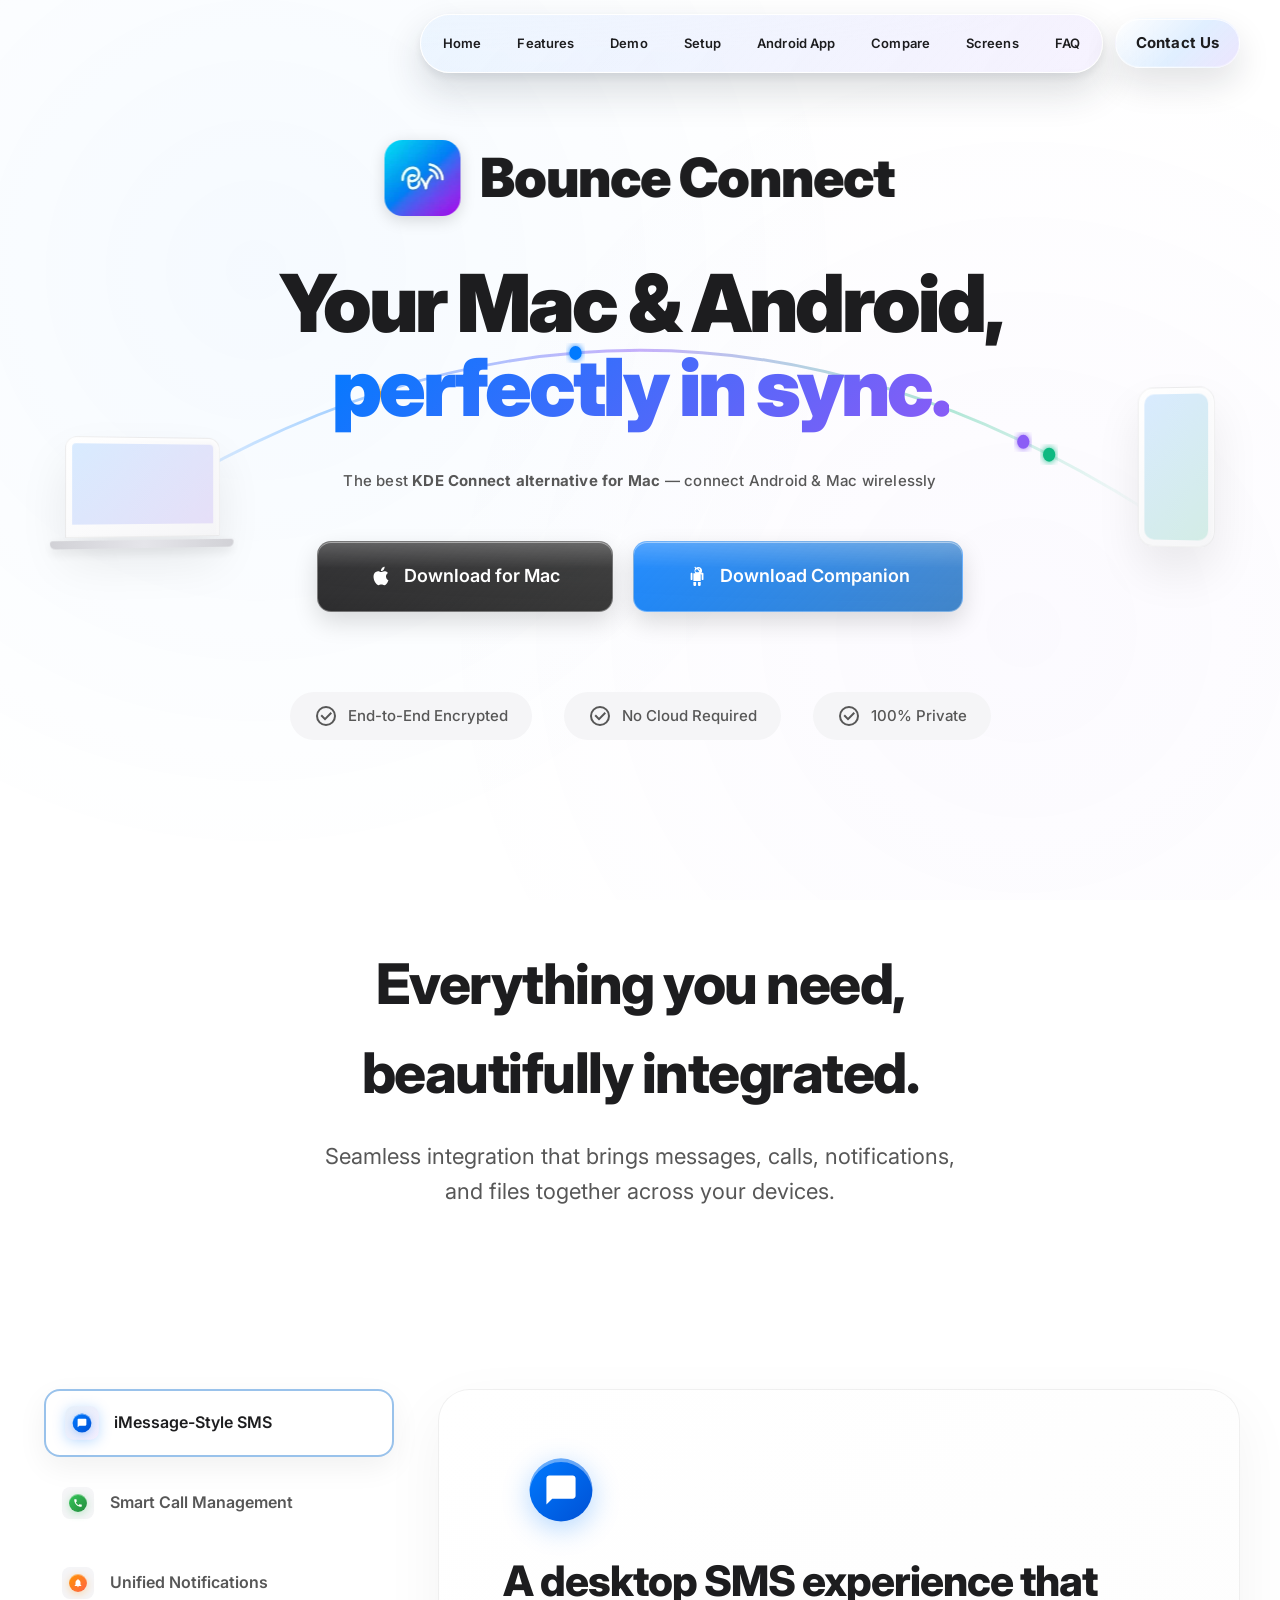
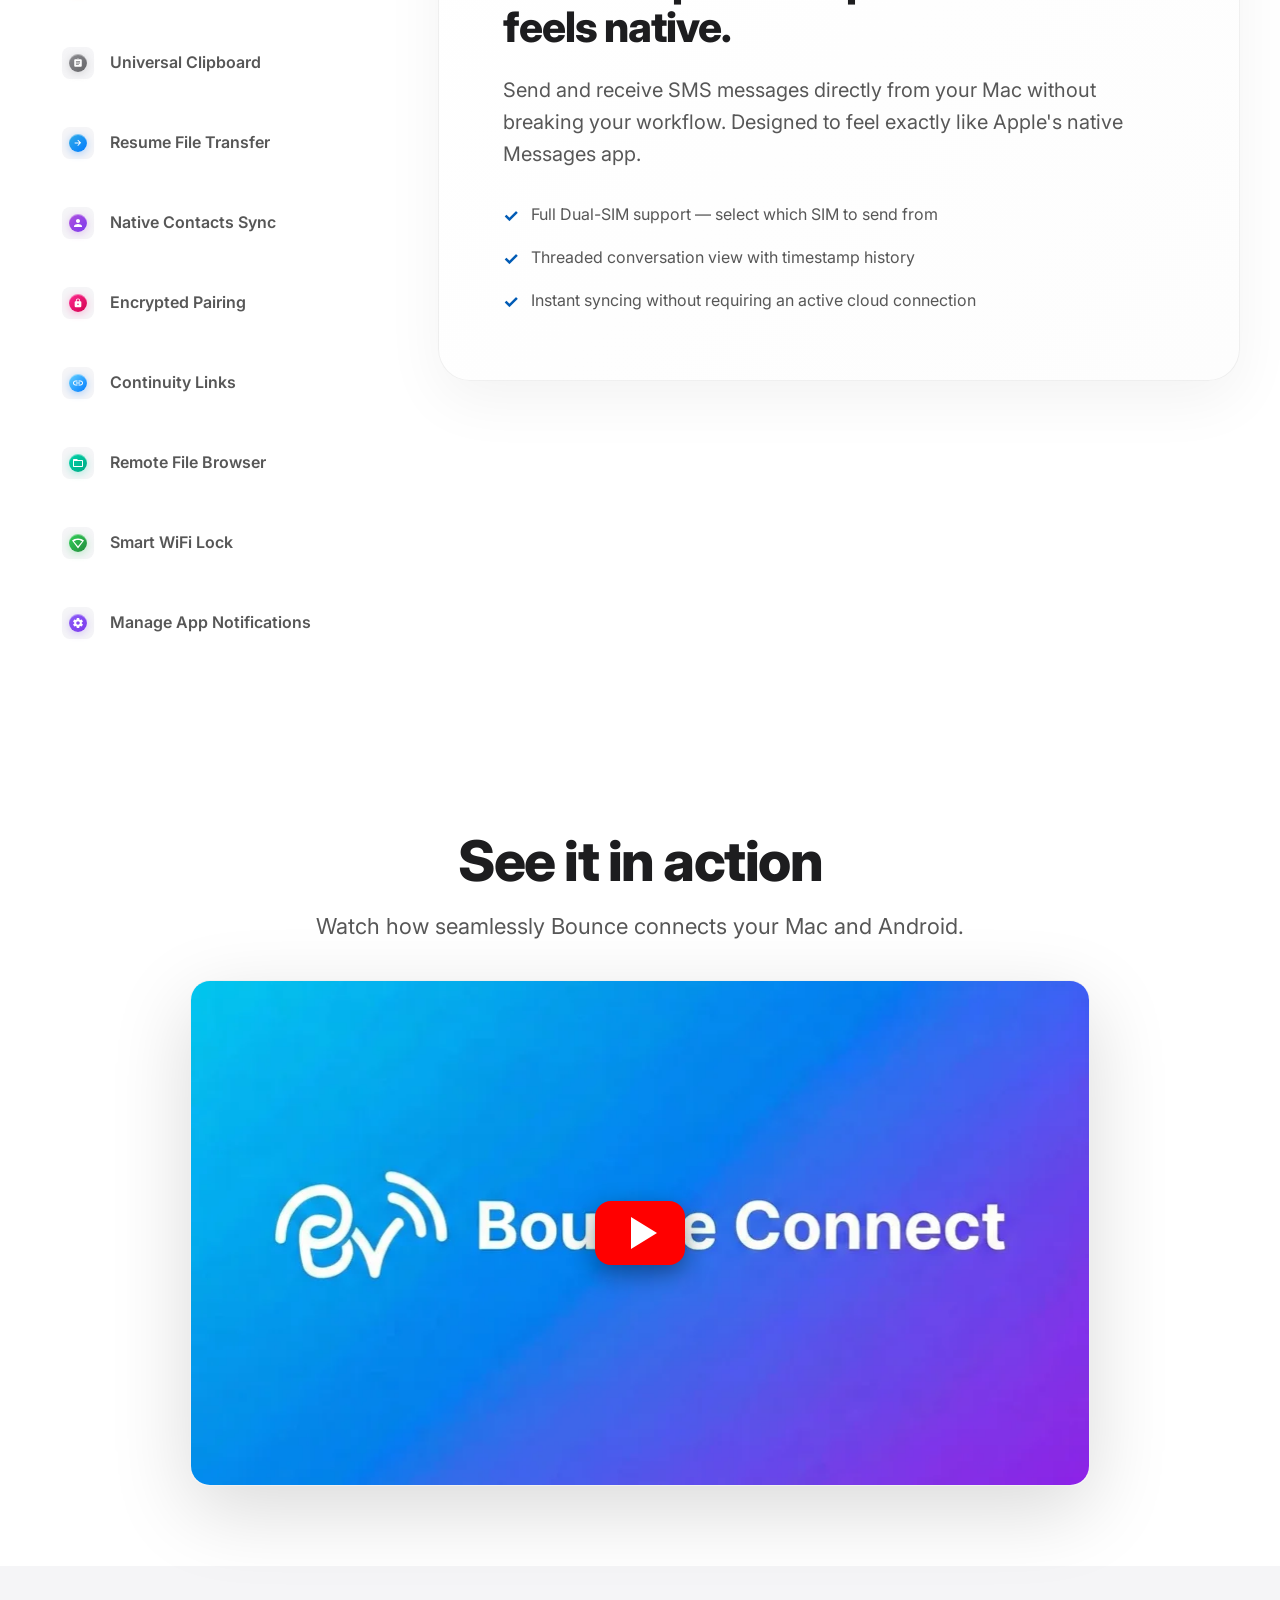
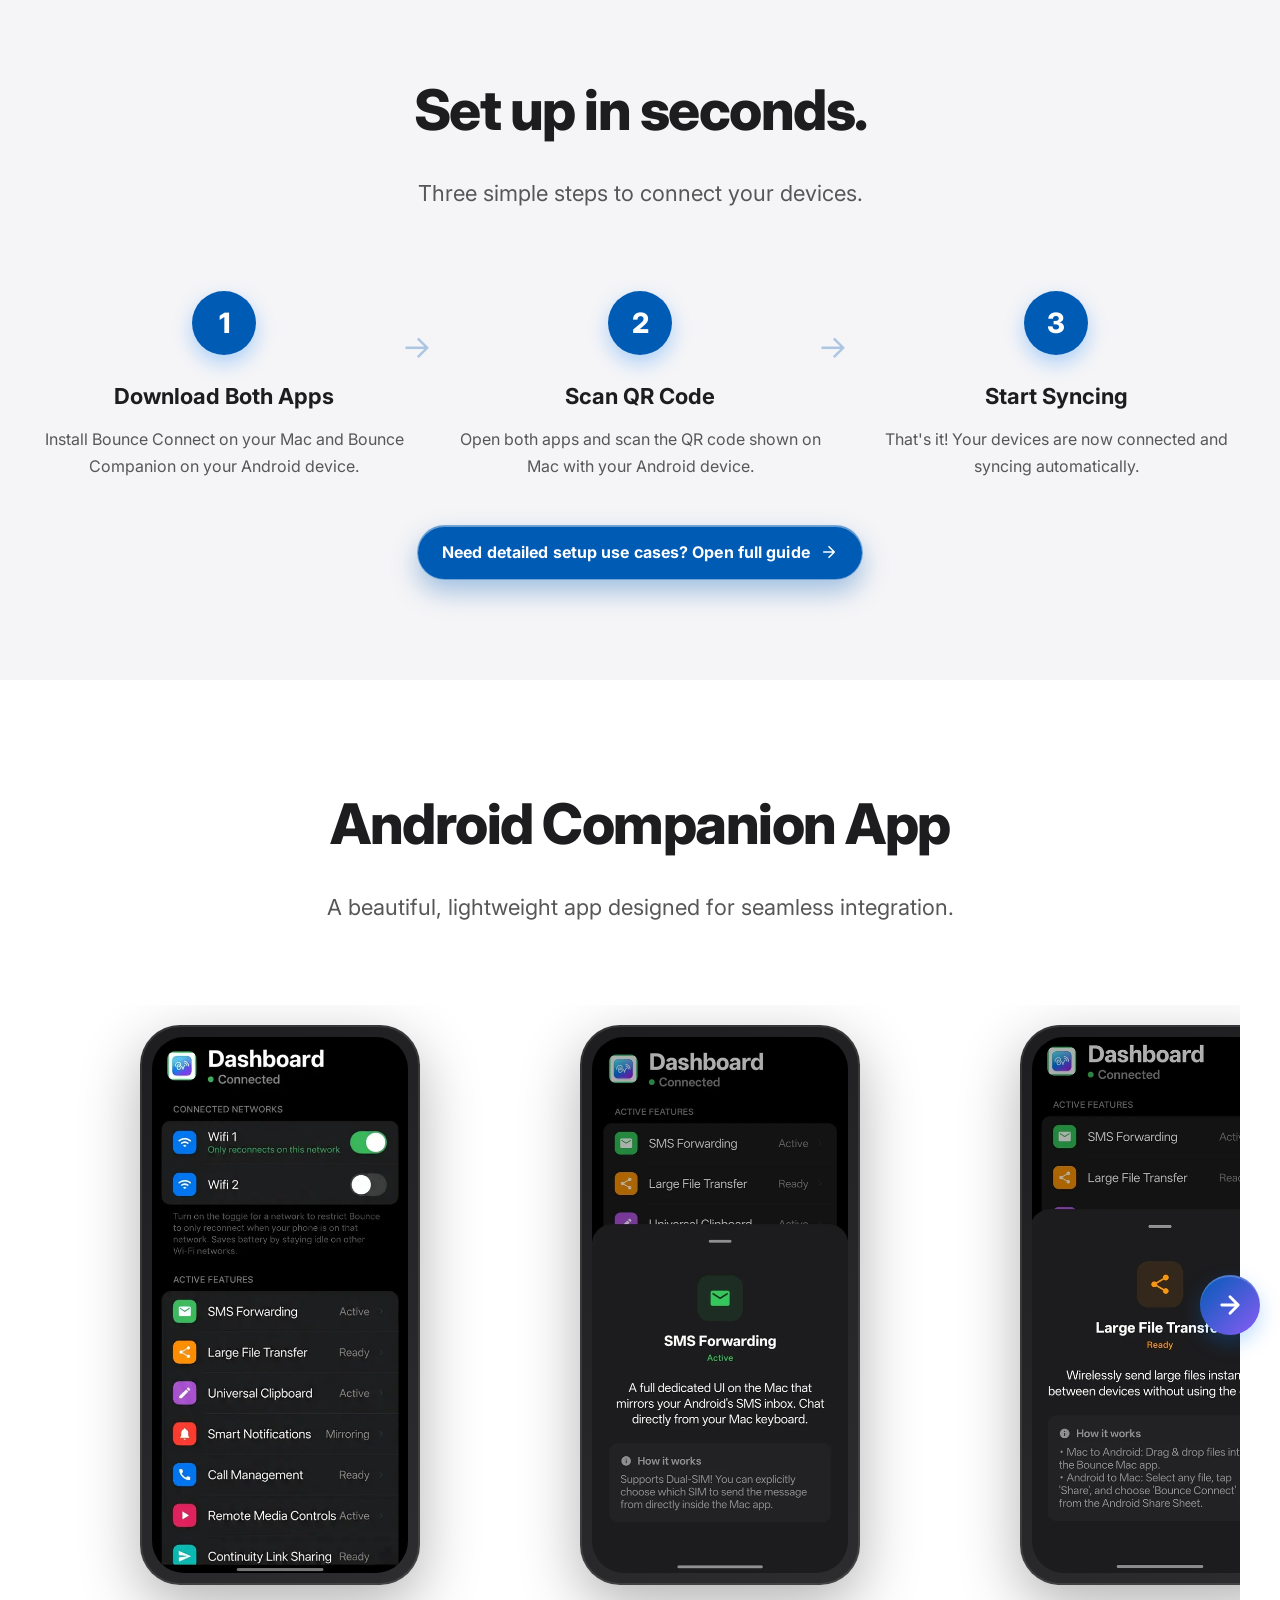
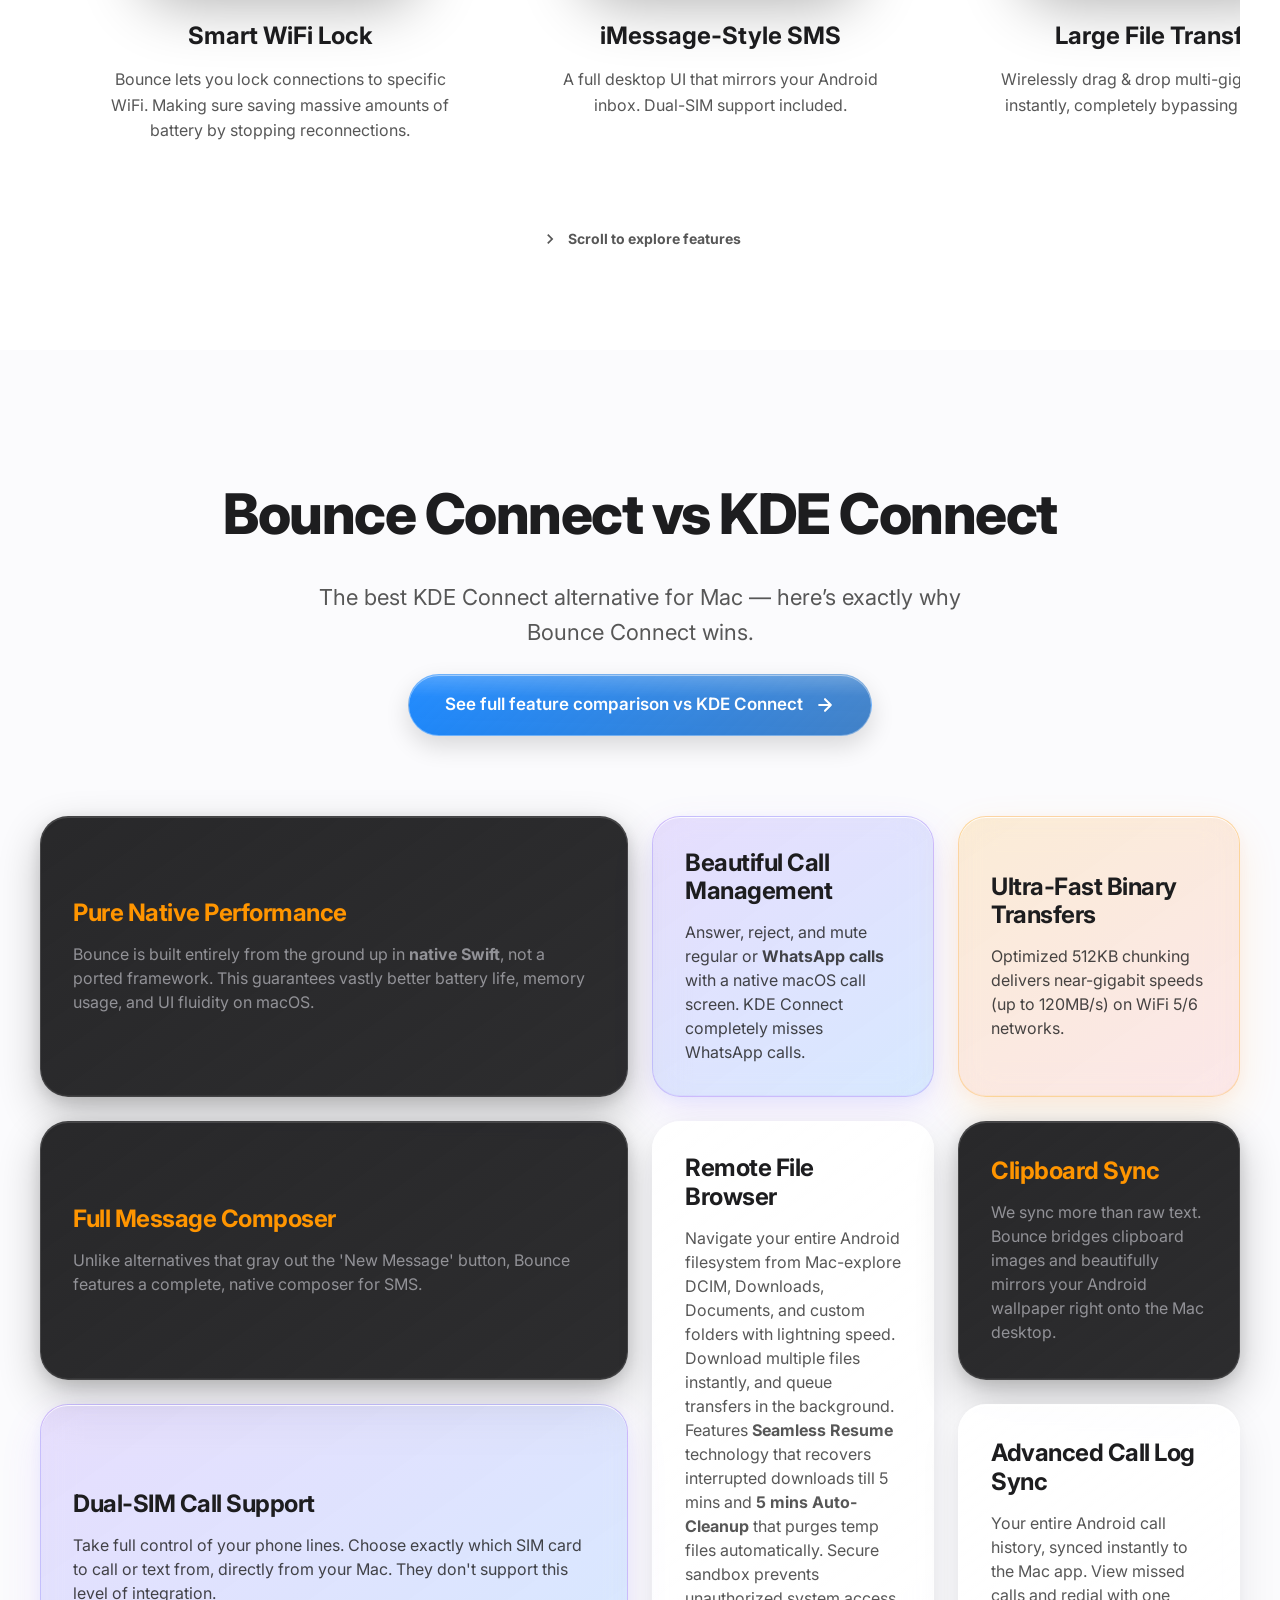
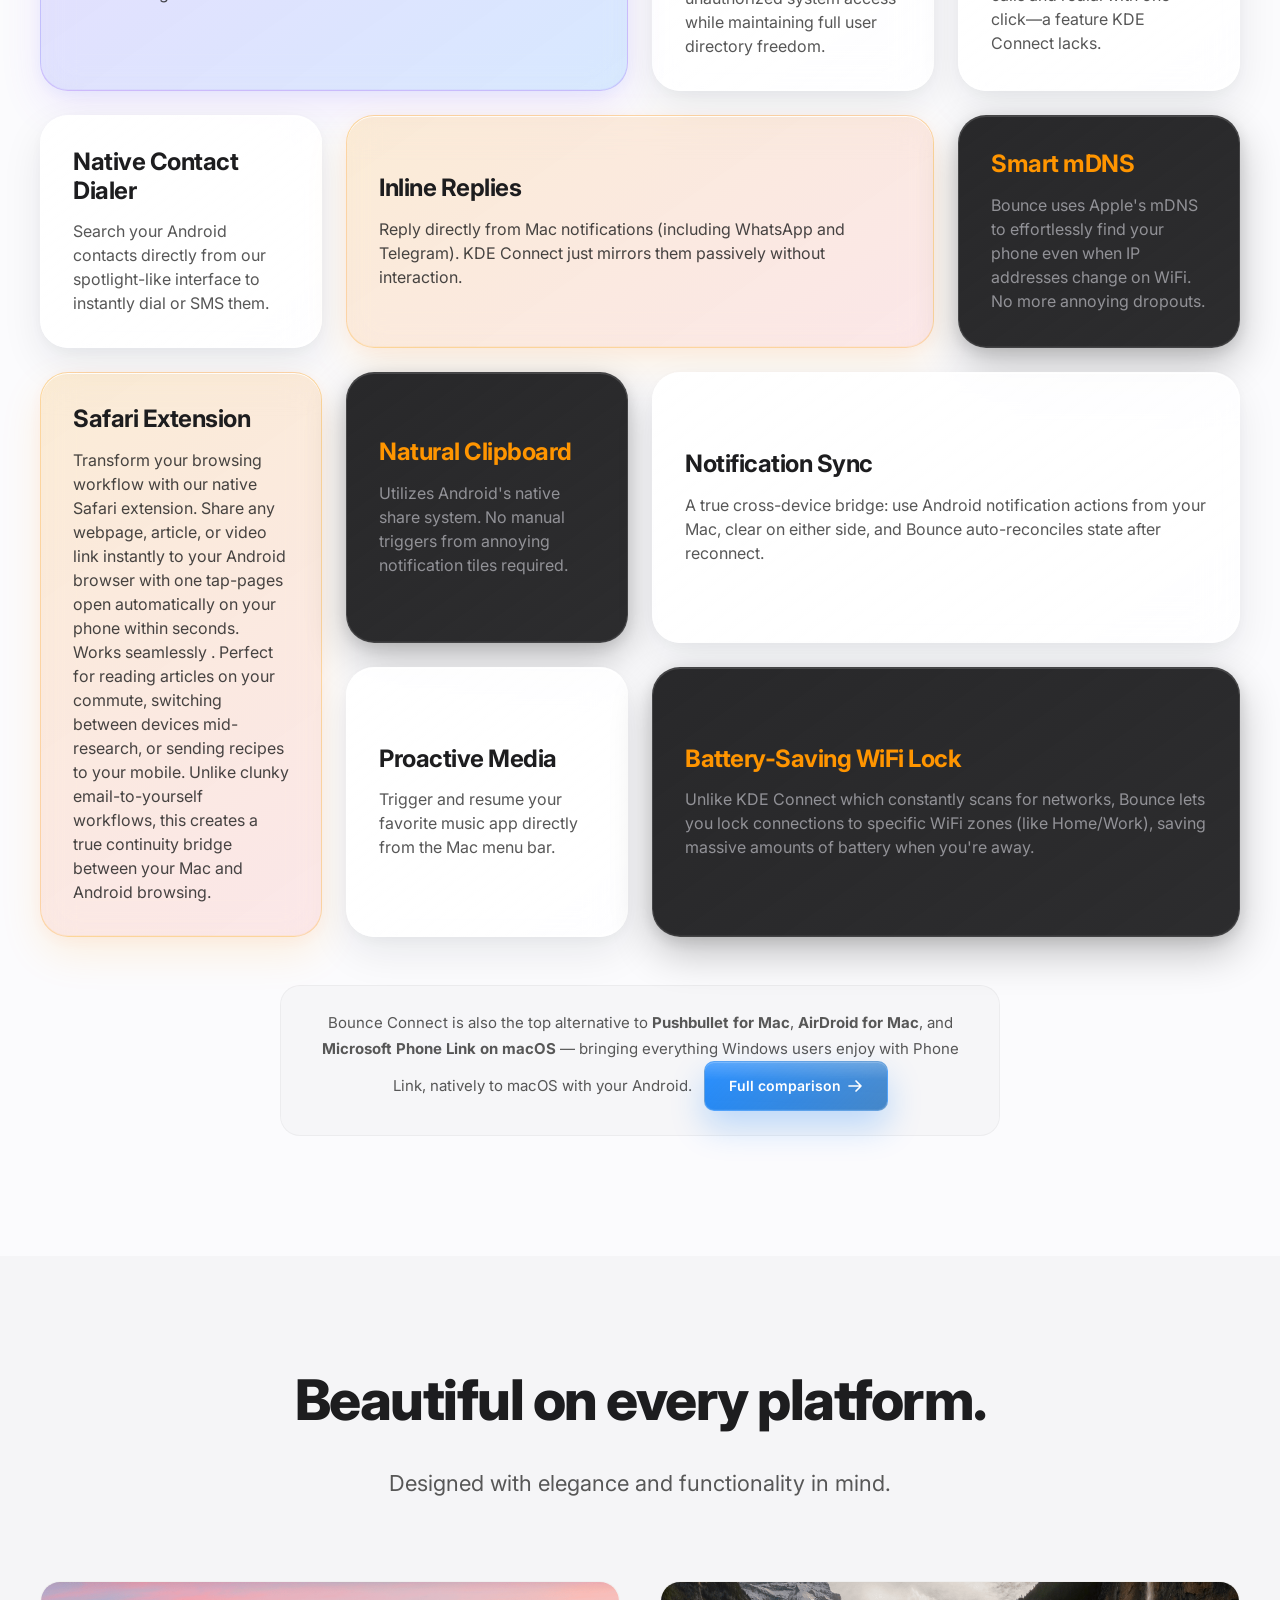
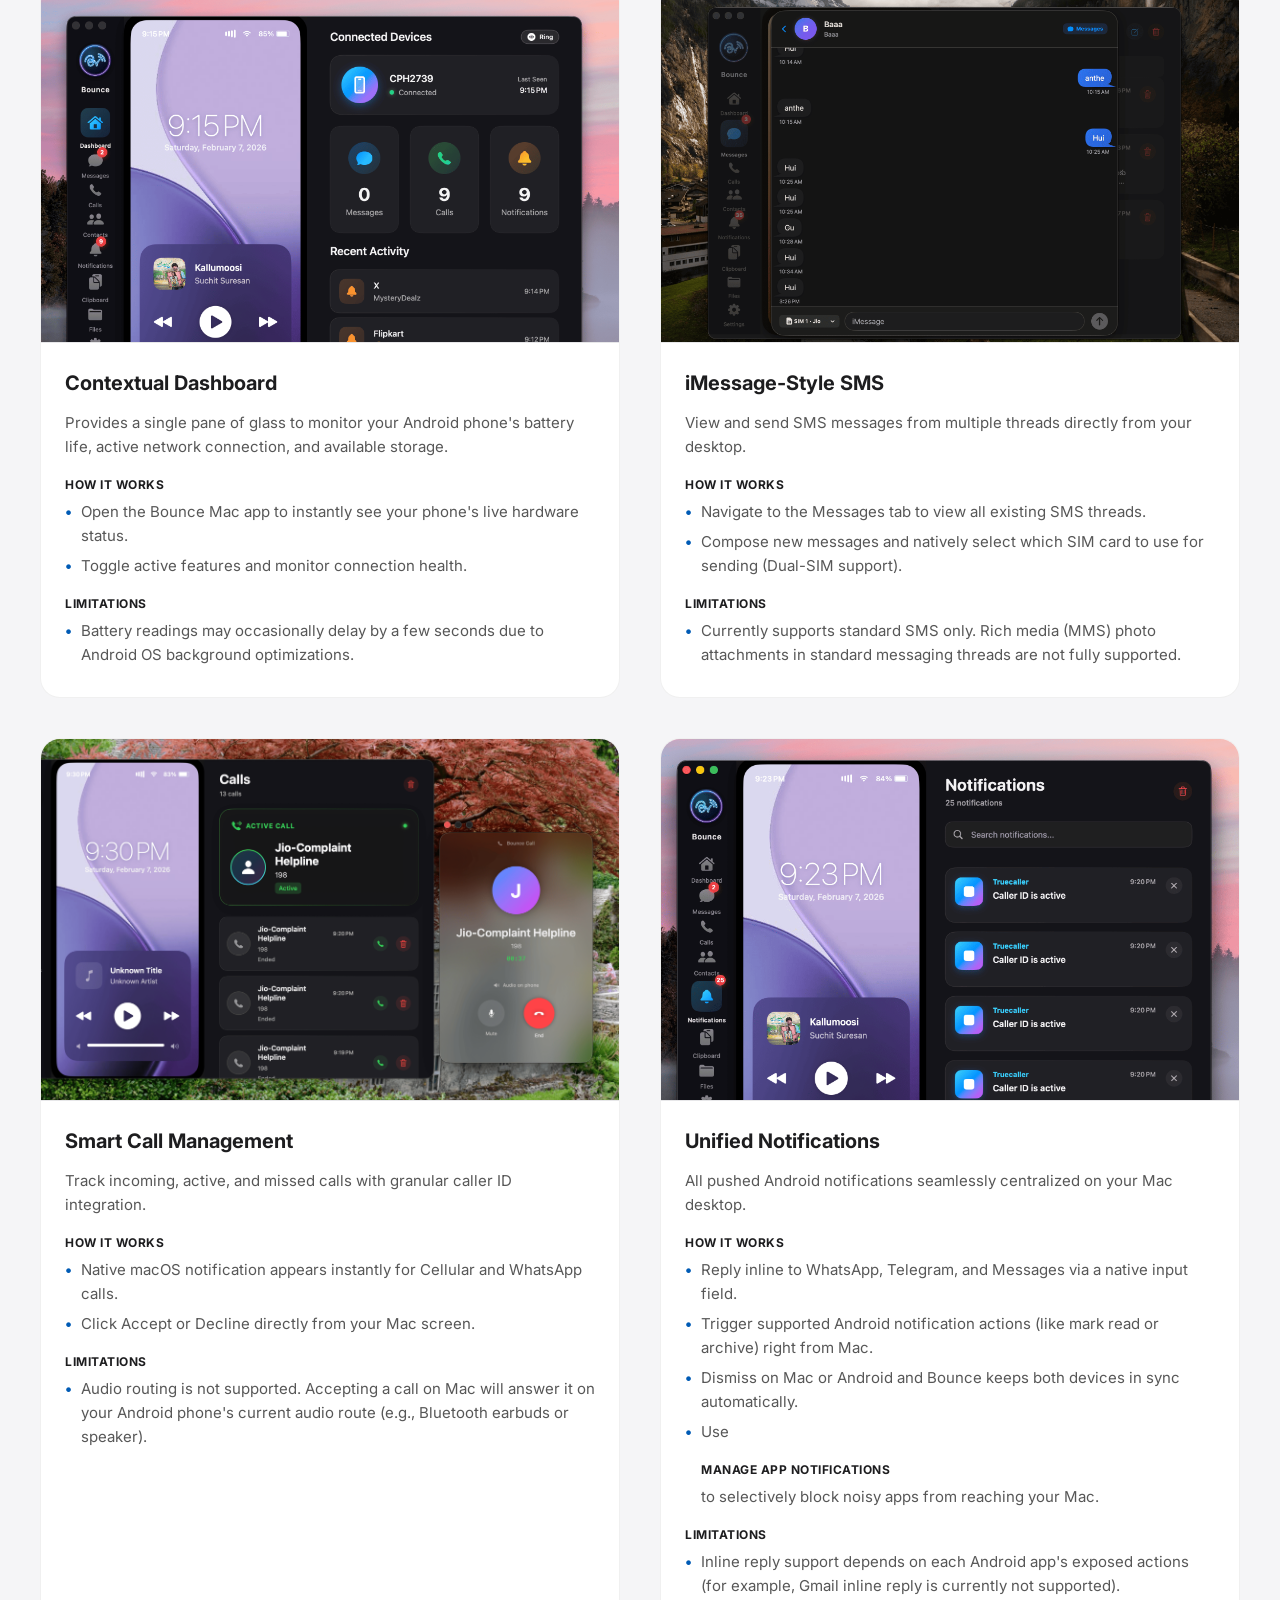
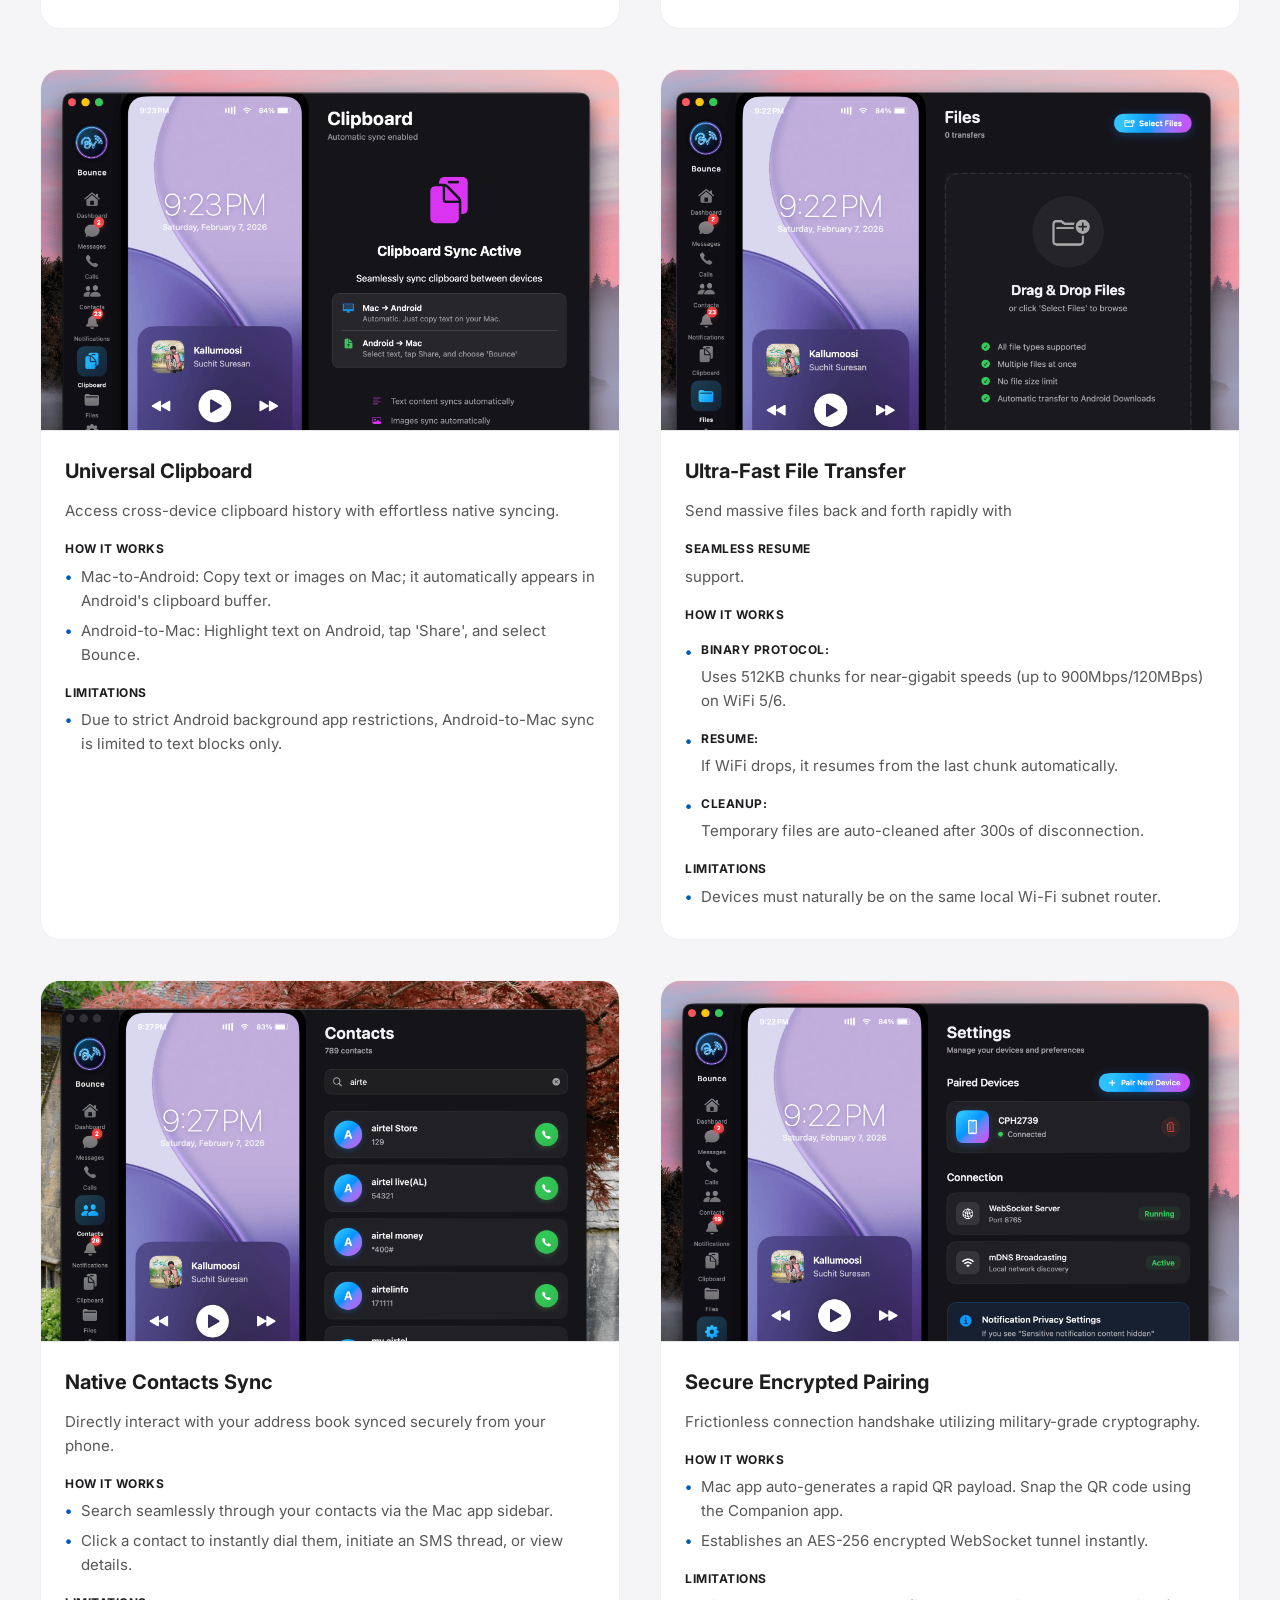
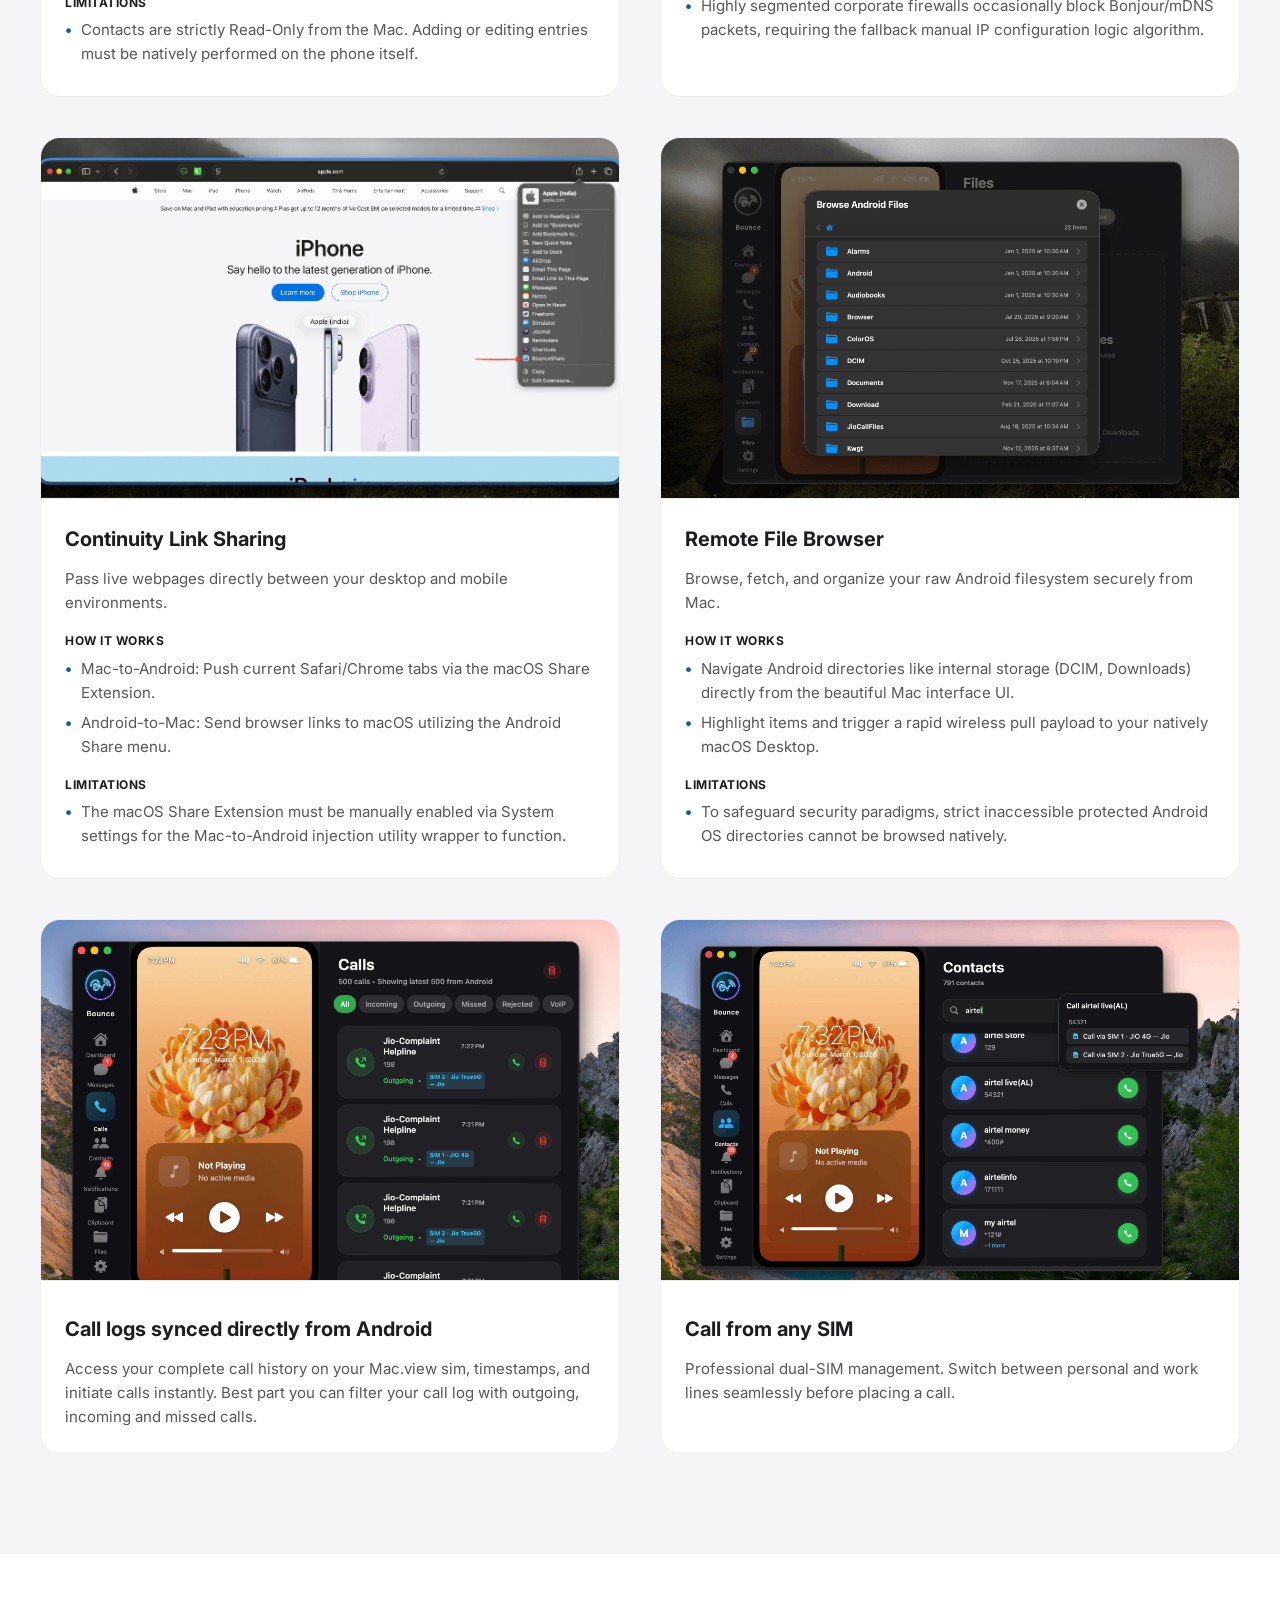
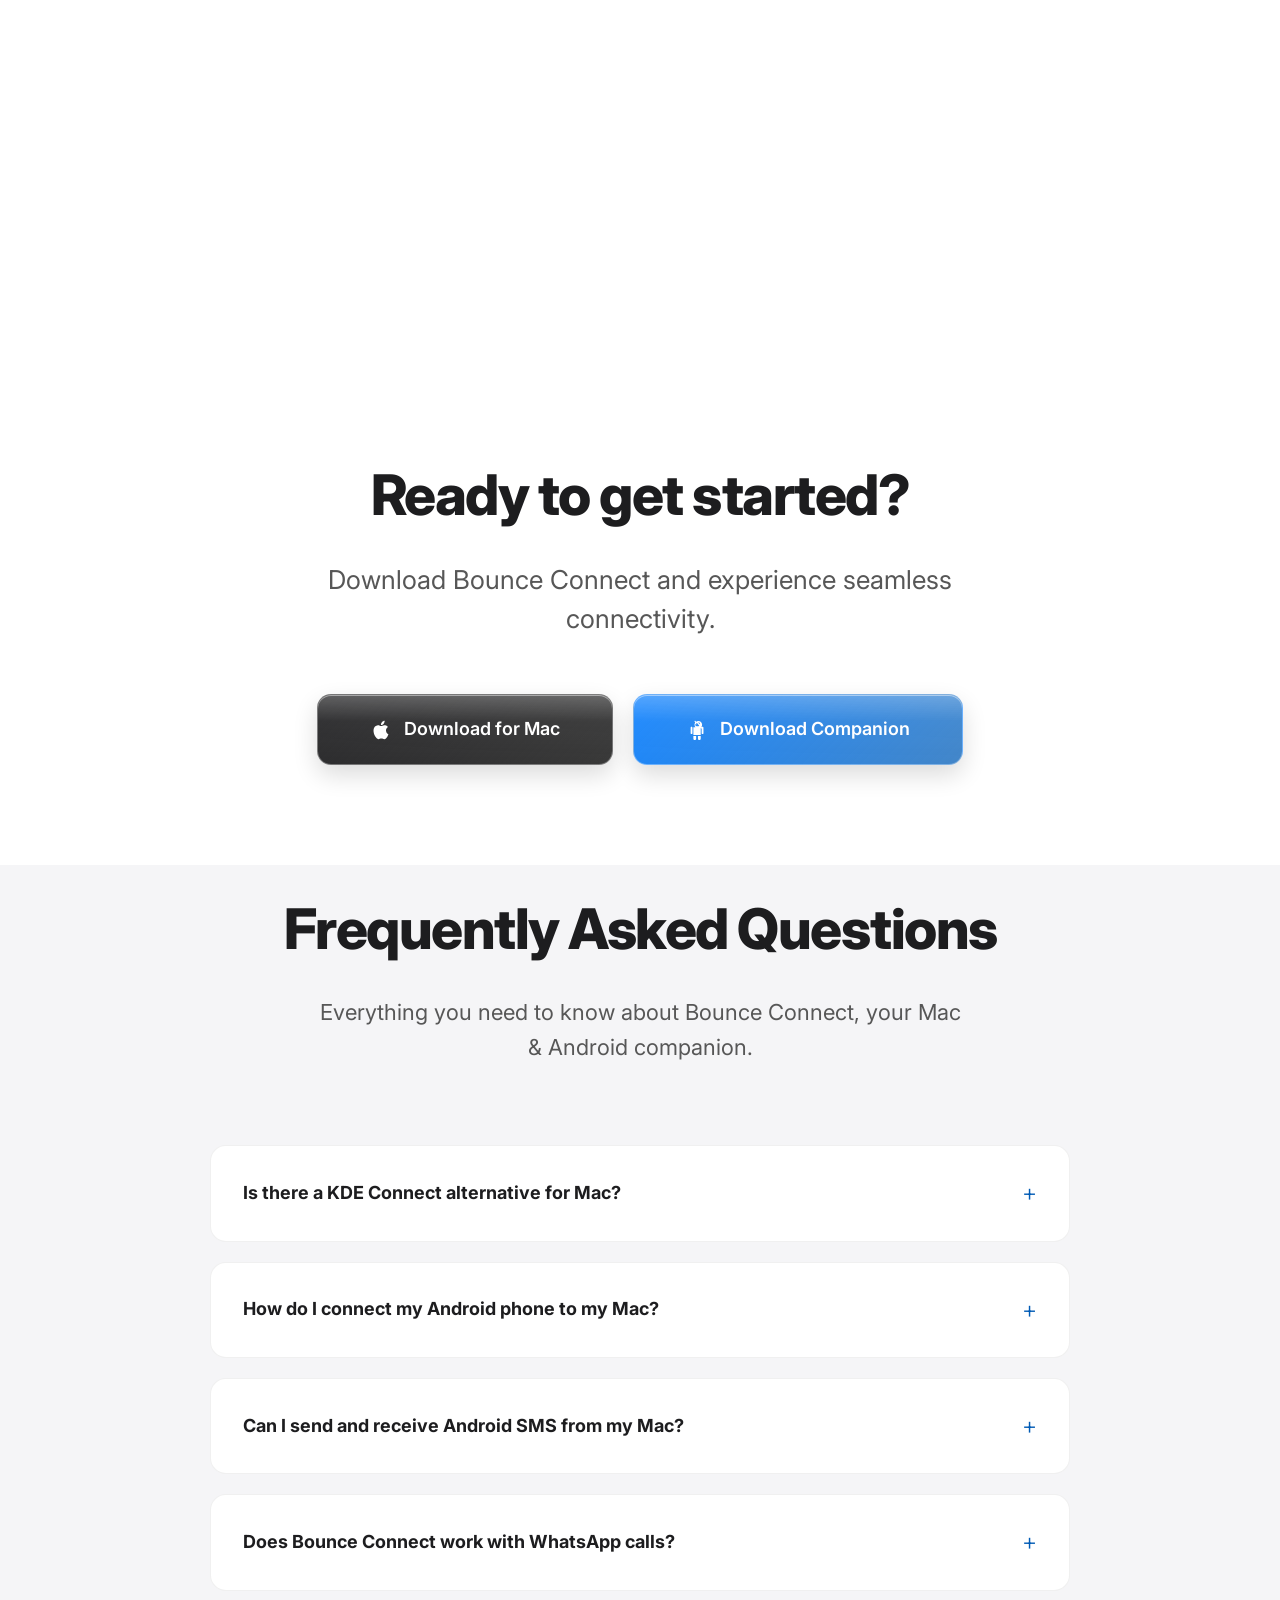
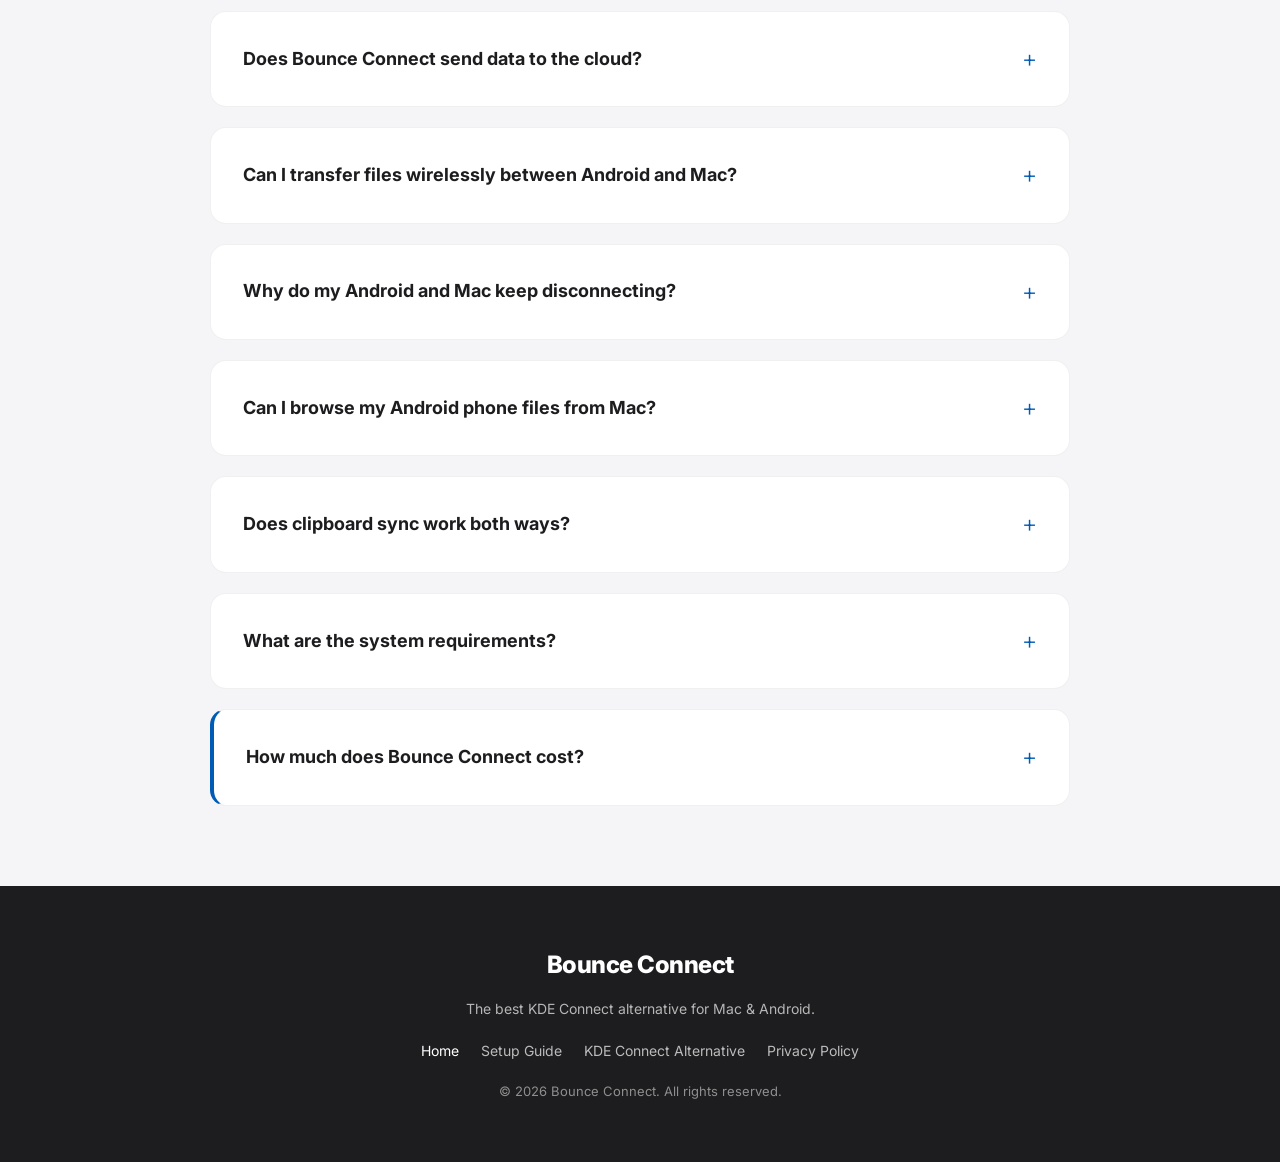
<file: index.html>
<!DOCTYPE html>
<html lang="en">

<head>
    <meta charset="UTF-8">
    <meta name="referrer" content="strict-origin-when-cross-origin">
    <link rel="dns-prefetch" href="https://fonts.googleapis.com">
    <link rel="dns-prefetch" href="https://fonts.gstatic.com">
    <link rel="preconnect" href="https://fonts.googleapis.com">
    <link rel="preconnect" href="https://fonts.gstatic.com" crossorigin>
    <link rel="icon" href="/favicon.png" type="image/png">
    <link rel="shortcut icon" href="/favicon.png" type="image/png">
    <link rel="apple-touch-icon" href="/logo.webp">
    <meta name="viewport" content="width=device-width, initial-scale=1.0">
    <!-- Primary SEO -->
    <title>Bounce Connect &#8211; KDE Connect Alternative for Mac</title>
    <meta name="description"
        content="Best KDE Connect alternative for Mac. Connect Android &amp; Mac — sync SMS, calls, files, and actionable notifications with two-way clear sync. $10.99 lifetime.">
    <meta name="keywords"
        content="bounce connect, KDE connect alternative mac, android macbook integration, imessage for android mac, phone link macbook android, android sms on mac, mirror android notifications, pushbullet alternative, cross platform sync, receive android texts">
    <meta name="robots" content="index, follow">
    <meta name="author" content="Bounce Connect">
    <meta name="theme-color" content="#007aff">
    <link rel="canonical" href="https://bounceconnect.app/">
    <meta name="google-site-verification" content="Dm5oNHlP3rXR5Rn73JtcQL6HIDBrXlPP_zBnnVtmkto" />

    <!-- Open Graph (Facebook, LinkedIn, Google Discover) -->
    <meta property="og:type" content="website">
    <meta property="og:url" content="https://bounceconnect.app/">
    <meta property="og:site_name" content="Bounce Connect">
    <meta property="og:title" content="Bounce Connect &#8211; Best KDE Connect Alternative for Mac">
    <meta property="og:description"
        content="Connect your Android phone to your Mac wirelessly. Sync SMS, trigger supported Android notification actions, keep two-way dismiss sync, and transfer files &#8212; AES-256 encrypted, no cloud.">
    <meta property="og:image" content="https://bounceconnect.app/logo.webp">
    <meta property="og:image:width" content="512">
    <meta property="og:image:height" content="512">
    <meta property="og:locale" content="en_US">

    <!-- Twitter Card -->
    <meta name="twitter:card" content="summary_large_image">
    <meta name="twitter:title" content="Bounce Connect &#8211; Best KDE Connect Alternative for Mac">
    <meta name="twitter:description"
        content="Connect Android and Mac wirelessly with SMS sync, actionable notifications, two-way dismiss sync, file transfer, and WhatsApp call controls.">
    <meta name="twitter:image" content="https://bounceconnect.app/logo.webp">


    <!-- JSON-LD: BreadcrumbList -->
    <script type="application/ld+json">
    {
      "@context": "https://schema.org",
      "@type": "BreadcrumbList",
      "itemListElement": [
        {
          "@type": "ListItem",
          "position": 1,
          "name": "Home",
          "item": "https://bounceconnect.app/"
        }
      ]
    }
    </script>
    <!-- JSON-LD: SoftwareApplication -->
    <script type="application/ld+json">
{
  "@context": "https://schema.org",
  "@type": "SoftwareApplication",
  "name": "Bounce Connect",
  "operatingSystem": "macOS, Android",
  "applicationCategory": "UtilitiesApplication",
  "description": "Bounce Connect is a native macOS app that wirelessly connects your Mac and Android phone. Sync SMS messages, mirror and act on notifications, keep dismissals in sync both ways, share clipboard, transfer files, manage calls, and browse your Android filesystem — all over local WiFi with AES-256 encryption. No cloud servers.",
  "url": "https://bounceconnect.app/",
  "offers": {
    "@type": "Offer",
    "price": "10.99",
    "priceCurrency": "USD",
    "name": "One-time purchase — lifetime access including all future updates"
  },
  "screenshot": "https://bounceconnect.app/logo.webp",
  "softwareRequirements": "macOS 11 Big Sur or later; Android 8.0 Oreo or higher",
  "featureList": [
    "Sync Android SMS on Mac",
    "Mirror Android notifications on Mac",
    "Cross-device notification actions from Mac",
    "Bidirectional notification dismissal sync with reconnect snapshot reconciliation",
    "Granular App Notification Management",
    "Universal clipboard sync between Android and Mac",
    "Wireless file transfer between Android and Mac",
    "Accept or decline calls from Mac",
    "Remote Android file browser",
    "AES-256 encrypted local WiFi connection",
    "Dual-SIM SMS support",
    "WhatsApp call management on Mac",
    "Native contacts sync",
    "Battery-saving WiFi Network Lock"
  ],
  "downloadUrl": "https://github.com/gdeepakreddy2407-sketch/Bounce-Connect-Mac-Releases/releases/download/Bounce21/Bounce.dmg",
  "softwareVersion": "21.0",
  "publisher": {
    "@type": "Organization",
    "name": "Bounce Connect"
  }
}
</script>
    <script type="application/ld+json">
{
  "@context": "https://schema.org",
  "@type": "Organization",
  "name": "Bounce Connect",
  "url": "https://bounceconnect.app",
  "logo": "https://bounceconnect.app/logo.webp",
  "sameAs": [
    "https://github.com/gdeepakreddy2407-sketch"
  ]
}
</script>

    <!-- JSON-LD: FAQPage -->
    <script type="application/ld+json">
    {
      "@context": "https://schema.org",
      "@type": "FAQPage",
      "mainEntity": [
        {
          "@type": "Question",
          "name": "Is there a KDE Connect alternative for Mac?",
          "acceptedAnswer": {
            "@type": "Answer",
            "text": "Yes \u2014 Bounce Connect is purpose-built as the best KDE Connect alternative for macOS. Unlike KDE Connect, Bounce Connect is written natively in Swift for macOS. It supports SMS syncing, WhatsApp call management, notification inline replies, universal clipboard, drag-and-drop file transfers, and a remote Android file browser \u2014 all missing or limited in KDE Connect."
          }
        },
        {
          "@type": "Question",
          "name": "How do I connect my Android phone to my Mac?",
          "acceptedAnswer": {
            "@type": "Answer",
            "text": "Download Bounce Connect on your Mac and Bounce Companion on your Android phone. Open both apps, scan the QR code shown on Mac with the Android app, and your devices pair instantly over local WiFi. Both must be on the same WiFi network."
          }
        },
        {
          "@type": "Question",
          "name": "Can I send and receive Android SMS from my Mac?",
          "acceptedAnswer": {
            "@type": "Answer",
            "text": "Yes. Bounce Connect lets you view all SMS threads and send messages from your Mac with an iMessage-style interface, with dual-SIM support. Note: MMS photo attachments are not fully supported yet."
          }
        },
        {
          "@type": "Question",
          "name": "Does Bounce Connect work with WhatsApp calls?",
          "acceptedAnswer": {
            "@type": "Answer",
            "text": "Yes. You can accept, reject, or mute both regular cellular calls and WhatsApp calls directly from your Mac. Note: audio routing is not supported \u2014 audio plays through your Android phone's current route (e.g. Bluetooth earbuds or speaker)."
          }
        },
        {
          "@type": "Question",
          "name": "Does Bounce Connect store my data on the cloud?",
          "acceptedAnswer": {
            "@type": "Answer",
            "text": "No. Bounce Connect is 100% local. Messages, notifications, files, and clipboard data are transmitted directly between your Mac and Android device using AES-256-GCM encryption. No data passes through external servers."
          }
        },
        {
          "@type": "Question",
          "name": "Can I transfer files between Android and Mac wirelessly?",
          "acceptedAnswer": {
            "@type": "Answer",
            "text": "Yes. Drag and drop files from Finder into the Mac app to send to Android. On Android, use the Share menu and select Bounce to send files to Mac. Both must be on the same local WiFi network."
          }
        },
        {
          "@type": "Question",
          "name": "Why do my Android and Mac devices keep disconnecting?",
          "acceptedAnswer": {
            "@type": "Answer",
            "text": "The most common cause is Android battery optimization killing the Bounce Companion app in the background. Go to Settings \u2192 Battery \u2192 Apps \u2192 Bounce Companion and set to Unrestricted. Also enable Allow background activity. Both settings are needed for a stable connection."
          }
        },
        {
          "@type": "Question",
          "name": "Can I browse my Android phone files from Mac?",
          "acceptedAnswer": {
            "@type": "Answer",
            "text": "Yes. Bounce Connect includes a Remote File Browser \u2014 navigate Android directories (DCIM, Downloads, etc.) from the Mac and download files wirelessly. Protected system directories cannot be accessed for security reasons."
          }
        },
        {
          "@type": "Question",
          "name": "What are Bounce Connect system requirements?",
          "acceptedAnswer": {
            "@type": "Answer",
            "text": "The Mac app requires macOS 11 Big Sur or later. The Android companion app requires Android 8.0 Oreo or higher. Both devices must be on the same WiFi network."
          }
        },
        {
          "@type": "Question",
          "name": "Does clipboard sync work both ways between Android and Mac?",
          "acceptedAnswer": {
            "@type": "Answer",
            "text": "Mac-to-Android works automatically for both text and images. Android-to-Mac is limited to text only due to Android background restrictions \u2014 highlight text on Android, tap Share, and select Bounce to send it to your Mac's clipboard."
          }
        }
      ]
    }
    </script>
    <link rel="preload" href="https://fonts.googleapis.com/css2?family=Inter:wght@400;600;700;800;900&display=swap"
        as="style" onload="this.onload=null;this.rel='stylesheet'">
    <noscript>
        <link rel="stylesheet"
            href="https://fonts.googleapis.com/css2?family=Inter:wght@400;600;700;800;900&display=swap">
    </noscript>
    <style>
        * {
            margin: 0;
            padding: 0;
            box-sizing: border-box
        }

        :root {
            --bg-light: #ffffff;
            --bg-secondary: #f5f5f7;
            --bg-card: #ffffff;
            --border-color: rgba(0, 0, 0, 0.06);
            --text-primary: #1d1d1f;
            --text-secondary: #575757;
            --accent-cyan: #005bb5;
            --accent-blue: #005bb5;
            --accent-purple: #8b5cf6;
            --accent-green: #10b981;
            --shadow-subtle: 0 2px 12px rgba(0, 0, 0, 0.04);
            --shadow-medium: 0 8px 24px rgba(0, 0, 0, 0.08);
            --shadow-large: 0 20px 40px rgba(0, 0, 0, 0.1)
        }

        html {
            scroll-behavior: smooth
        }

        body {
            font-family: 'Inter', -apple-system, BlinkMacSystemFont, sans-serif;
            background: var(--bg-light);
            color: var(--text-primary);
            line-height: 1.6;
            overflow-x: hidden;
            -webkit-font-smoothing: antialiased;
            -moz-osx-font-smoothing: grayscale
        }

        body::before {
            content: '';
            position: fixed;
            top: 0;
            left: 0;
            width: 100%;
            height: 100%;
            background: radial-gradient(circle at 20% 30%, rgba(0, 122, 255, 0.04) 0%, transparent 50%), radial-gradient(circle at 80% 70%, rgba(139, 92, 246, 0.03) 0%, transparent 50%);
            z-index: -1;
            pointer-events: none;
            animation: backgroundPulse 20s ease-in-out infinite
        }

        @keyframes backgroundPulse {

            0%,
            100% {
                opacity: 1
            }

            50% {
                opacity: 0.7
            }
        }

        @keyframes fadeInUp {
            from {
                opacity: 0;
                transform: translateY(30px)
            }

            to {
                opacity: 1;
                transform: translateY(0)
            }
        }

        @keyframes fadeIn {
            from {
                opacity: 0
            }

            to {
                opacity: 1
            }
        }

        @keyframes scaleIn {
            from {
                opacity: 0;
                transform: scale(0.95)
            }

            to {
                opacity: 1;
                transform: scale(1)
            }
        }

        @keyframes slideInLeft {
            from {
                opacity: 0;
                transform: translateX(-40px)
            }

            to {
                opacity: 1;
                transform: translateX(0)
            }
        }

        @keyframes slideInRight {
            from {
                opacity: 0;
                transform: translateX(40px)
            }

            to {
                opacity: 1;
                transform: translateX(0)
            }
        }

        @keyframes float {

            0%,
            100% {
                transform: translateY(0px)
            }

            50% {
                transform: translateY(-20px)
            }
        }

        .animate-on-scroll {
            opacity: 0
        }

        .animate-on-scroll.visible {
            animation: fadeInUp 0.8s cubic-bezier(0.4, 0, 0.2, 1) forwards
        }

        .container {
            max-width: 1400px;
            margin: 0 auto;
            padding: 0 40px
        }

        header {
            padding: 14px 0;
            position: sticky;
            top: 0;
            background: transparent;
            border-bottom: none;
            z-index: 1000;
            transition: all 0.3s ease
        }

        header.scrolled {
            padding: 10px 0;
            background: rgba(255, 255, 255, 0.88);
            backdrop-filter: blur(20px) saturate(180%);
            -webkit-backdrop-filter: blur(20px) saturate(180%);
            border-bottom: 1px solid rgba(0, 0, 0, 0.06);
            box-shadow: 0 2px 16px rgba(0, 0, 0, 0.08)
        }

        .header-content {
            display: flex;
            justify-content: space-between;
            align-items: center;
            gap: 12px
        }

        .logo-container {
            display: flex;
            align-items: center;
            gap: 12px
        }

        .logo-img {
            width: 42px;
            height: 42px;
            border-radius: 11px;
            object-fit: cover;
            box-shadow: 0 2px 8px rgba(0, 0, 0, 0.1)
        }

        .logo {
            font-size: 26px;
            font-weight: 800;
            color: var(--text-primary);
            letter-spacing: -0.5px;
            margin: 0;
            padding: 0;
            white-space: nowrap;
        }

        /* Animated Logo */
        .animated-logo-container {
            position: fixed;
            top: 140px;
            left: 50%;
            /* Translate X centers the container initially. Scale down shrinks from center. */
            transform: translateX(-50%) scale(1);
            transform-origin: center center;
            z-index: 1001;
            /* Above header */
            will-change: transform;
            pointer-events: none;
            /* Let clicks pass through when animating */
        }

        .levitate-wrapper {
            display: flex;
            align-items: center;
            gap: 20px;
            animation: levitate 6s ease-in-out infinite;
            transition: transform 0.4s ease-out;
            will-change: transform;
        }

        .animated-logo-container.in-header {
            pointer-events: auto;
            /* Clickable when in header */
        }

        .animated-logo-container.in-header .levitate-wrapper {
            animation: none;
            transform: translateY(0);
        }

        @keyframes levitate {

            0%,
            100% {
                transform: translateY(0);
            }

            50% {
                transform: translateY(-15px);
            }
        }

        .animated-logo-img {
            width: 76px;
            height: 76px;
            border-radius: 18px;
            object-fit: cover;
            box-shadow: 0 4px 16px rgba(0, 0, 0, 0.15);
            /* Removed width/height animation for smoother 60fps performance */
        }

        .animated-logo-text {
            font-size: 54px;
            font-weight: 900;
            color: var(--text-primary);
            letter-spacing: -1px;
            margin: 0;
            /* Important for h1 */
            line-height: 1;
            /* Anti-aliasing during GPU matrix scale to prevent jitter */
            -webkit-font-smoothing: antialiased;
            backface-visibility: hidden;
            transform: translateZ(0);
        }

        /* Hide the static header logo and text initially */
        .header-logo-placeholder {
            width: 42px;
            height: 42px;
            visibility: hidden;
        }

        .header-text-placeholder {
            /* Approximate width of "Bounce Connect" text to prevent layout shift */
            width: 190px;
            visibility: hidden;
        }

        .header-actions {
            display: flex;
            gap: 12px;
            align-items: center;
        }

        .contact-pill {
            display: inline-flex;
            align-items: center;
            justify-content: center;
            height: 50px;
            padding: 0 20px;
            border-radius: 999px;
            text-decoration: none;
            font-size: 15px;
            font-weight: 700;
            letter-spacing: 0.1px;
            color: var(--text-primary);
            border: 1px solid rgba(255, 255, 255, 0.6);
            background: linear-gradient(135deg, rgba(255, 255, 255, 0.82), rgba(0, 122, 255, 0.12) 55%, rgba(139, 92, 246, 0.16));
            backdrop-filter: blur(22px) saturate(190%);
            -webkit-backdrop-filter: blur(22px) saturate(190%);
            box-shadow: inset 0 1px 0 rgba(255, 255, 255, 0.86), inset 0 -1px 0 rgba(255, 255, 255, 0.22), 0 16px 34px rgba(15, 23, 42, 0.12);
            transition: all 0.25s ease;
        }

        .contact-pill:hover {
            transform: translateY(-1px);
            border-color: rgba(255, 255, 255, 0.82);
            background: linear-gradient(135deg, rgba(255, 255, 255, 0.72), rgba(0, 122, 255, 0.18) 55%, rgba(139, 92, 246, 0.24));
            box-shadow: inset 0 1px 0 rgba(255, 255, 255, 0.9), inset 0 -1px 0 rgba(255, 255, 255, 0.26), 0 18px 38px rgba(0, 122, 255, 0.18);
        }

        .help-icon {
            display: flex;
            align-items: center;
            justify-content: center;
            width: 42px;
            height: 42px;
            border-radius: 50%;
            background: var(--bg-secondary);
            color: var(--text-primary);
            text-decoration: none;
            transition: all 0.4s cubic-bezier(0.4, 0, 0.2, 1);
            font-size: 20px;
            font-weight: 600;
            position: relative;
            overflow: hidden
        }

        .help-icon::before {
            content: '';
            position: absolute;
            inset: 0;
            background: linear-gradient(135deg, var(--accent-cyan), var(--accent-blue));
            opacity: 0;
            transition: opacity 0.4s ease
        }

        .help-icon:hover {
            transform: scale(1.08) rotate(5deg);
            box-shadow: 0 4px 12px rgba(0, 122, 255, 0.3)
        }

        .help-icon:hover::before {
            opacity: 1
        }

        .help-icon span {
            position: relative;
            z-index: 1;
            transition: color 0.3s ease
        }

        .help-icon:hover span {
            color: white
        }

        .hero {
            padding: 300px 0 100px;
            /* Increased top padding to make room for absolute logo */
            text-align: center;
            position: relative;
            isolation: isolate;
            min-height: 700px;
        }

        /* The old H1 is now H2 */
        .hero-main-title {
            font-size: 80px;
            font-weight: 900;
            line-height: 1.05;
            margin-bottom: 28px;
            color: var(--text-primary);
            letter-spacing: -3px;
            animation: fadeInUp 0.4s cubic-bezier(0.4, 0, 0.2, 1) forwards
        }

        .hero-subtitle {
            font-size: 26px;
            color: var(--text-secondary);
            max-width: 750px;
            margin: 0 auto 56px;
            font-weight: 400;
            line-height: 1.5;
            animation: fadeInUp 0.8s cubic-bezier(0.4, 0, 0.2, 1) 0.4s backwards
        }

        .download-buttons {
            display: flex;
            gap: 20px;
            justify-content: center;
            margin-bottom: 80px;
            animation: fadeInUp 0.8s cubic-bezier(0.4, 0, 0.2, 1) 0.6s backwards
        }

        .btn {
            padding: 20px 52px;
            font-size: 18px;
            font-weight: 600;
            border: 1px solid rgba(255, 255, 255, 0.26);
            border-radius: 14px;
            cursor: pointer;
            transition: all 0.4s cubic-bezier(0.4, 0, 0.2, 1);
            text-decoration: none;
            display: inline-flex;
            align-items: center;
            gap: 12px;
            position: relative;
            overflow: hidden;
            backdrop-filter: blur(18px) saturate(180%);
            -webkit-backdrop-filter: blur(18px) saturate(180%);
            box-shadow: inset 0 1px 0 rgba(255, 255, 255, 0.28), inset 0 -1px 0 rgba(255, 255, 255, 0.08), 0 14px 34px rgba(15, 23, 42, 0.18)
        }

        .btn::before {
            content: '';
            position: absolute;
            inset: 0;
            background: linear-gradient(180deg, rgba(255, 255, 255, 0.26), rgba(255, 255, 255, 0.04) 38%, rgba(255, 255, 255, 0));
            opacity: 1;
            transition: opacity 0.4s ease
        }

        .btn:hover::before {
            opacity: 0.88
        }

        .btn-mac,
        .btn-modal-mac {
            background: linear-gradient(135deg, rgba(29, 29, 31, 0.94), rgba(0, 0, 0, 0.78));
            color: white;
            border-color: rgba(255, 255, 255, 0.18);
            box-shadow: inset 0 1px 0 rgba(255, 255, 255, 0.14), inset 0 -1px 0 rgba(255, 255, 255, 0.06), 0 16px 34px rgba(0, 0, 0, 0.24)
        }

        .btn-mac:hover,
        .btn-modal-mac:hover {
            transform: translateY(-3px) scale(1.02);
            box-shadow: inset 0 1px 0 rgba(255, 255, 255, 0.18), inset 0 -1px 0 rgba(255, 255, 255, 0.08), 0 20px 42px rgba(0, 0, 0, 0.28)
        }

        .btn-android,
        .btn-modal-android {
            background: linear-gradient(135deg, rgba(0, 122, 255, 0.9), rgba(0, 91, 181, 0.74));
            color: white;
            border-color: rgba(255, 255, 255, 0.24);
            box-shadow: inset 0 1px 0 rgba(255, 255, 255, 0.2), inset 0 -1px 0 rgba(255, 255, 255, 0.08), 0 16px 34px rgba(0, 122, 255, 0.26)
        }

        .btn-android:hover,
        .btn-modal-android:hover {
            transform: translateY(-3px) scale(1.02);
            box-shadow: inset 0 1px 0 rgba(255, 255, 255, 0.24), inset 0 -1px 0 rgba(255, 255, 255, 0.1), 0 20px 42px rgba(0, 122, 255, 0.34)
        }

        .btn-icon {
            width: 22px;
            height: 22px
        }

        .platform-badges {
            display: flex;
            gap: 32px;
            justify-content: center;
            align-items: center;
            margin-top: 48px;
            flex-wrap: wrap;
            animation: fadeIn 0.8s ease 0.8s backwards
        }

        .badge {
            display: flex;
            align-items: center;
            gap: 10px;
            padding: 12px 24px;
            background: var(--bg-secondary);
            border-radius: 50px;
            font-size: 15px;
            font-weight: 500;
            color: var(--text-secondary);
            transition: all 0.3s ease
        }

        .badge:hover {
            background: white;
            box-shadow: var(--shadow-subtle);
            transform: translateY(-2px)
        }

        .badge-icon {
            width: 24px;
            height: 24px
        }

        .section-header {
            text-align: center;
            margin-bottom: 80px
        }

        .section-title {
            font-size: 56px;
            font-weight: 800;
            margin-bottom: 20px;
            letter-spacing: -1.5px;
            color: var(--text-primary)
        }

        .section-subtitle {
            font-size: 22px;
            color: var(--text-secondary);
            max-width: 650px;
            margin: 0 auto;
            line-height: 1.6
        }

        .features-outro-section {
            padding: 120px 0;
            position: relative;
            background: transparent;
            width: 100%;
            overflow: hidden;
            display: flex;
            align-items: center;
            justify-content: center
        }

        .features-outro-section::before {
            content: '';
            position: absolute;
            inset: 0;
            background-image: url('Screenshots/feature_bg.webp?v=20260310');
            background-size: cover;
            background-position: center;
            background-repeat: no-repeat;
            opacity: 0;
            transition: opacity 0.8s ease;
            z-index: -2
        }

        .features-outro-section.visible::before {
            opacity: 1
        }

        .features-outro-section::after {
            content: '';
            position: absolute;
            inset: 0;
            background: rgba(255, 255, 255, 0.05);
            z-index: -1
        }

        .features-header-standard {
            padding-top: 100px;
            padding-bottom: 40px;
            background: transparent
        }

        .features-grid-section {
            padding-bottom: 100px
        }

        .interactive-feature-layout {
            display: grid;
            grid-template-columns: 350px 1fr;
            gap: 48px;
            margin-top: 60px;
            align-items: start
        }

        .feature-sidebar {
            display: flex;
            flex-direction: column;
            gap: 12px
        }

        .feature-tab {
            display: flex;
            align-items: center;
            gap: 16px;
            padding: 16px 20px;
            border-radius: 16px;
            cursor: pointer;
            background: transparent;
            border: 2px solid transparent;
            transition: all 0.3s cubic-bezier(0.4, 0, 0.2, 1);
            color: var(--text-secondary)
        }

        .feature-tab:hover {
            background: var(--bg-secondary);
            color: var(--text-primary)
        }

        .feature-tab.active {
            background: #ffffff;
            border-color: rgba(0, 102, 204, 0.4);
            color: var(--text-primary);
            box-shadow: 0 10px 30px rgba(0, 0, 0, 0.06);
            transform: translateX(4px)
        }

        .feature-tab-icon {
            font-size: 24px;
            display: flex;
            align-items: center;
            justify-content: center;
            width: 40px;
            height: 40px;
            background: var(--bg-secondary);
            border-radius: 12px;
            transition: all 0.3s ease
        }

        .feature-tab.active .feature-tab-icon {
            background: linear-gradient(135deg, rgba(0, 102, 204, 0.1), rgba(139, 92, 246, 0.1));
            transform: scale(1.1)
        }

        .feature-tab-title {
            font-size: 16px;
            font-weight: 600
        }

        .feature-detail-container {
            background: linear-gradient(135deg, #ffffff, #fdfdfd);
            border: 1px solid var(--border-color);
            border-radius: 32px;
            padding: 64px;
            box-shadow: 0 20px 60px rgba(0, 0, 0, 0.05);
            min-height: 550px;
            display: flex;
            align-items: center;
            position: sticky;
            top: 120px
        }

        .feature-pane {
            display: none;
            width: 100%
        }

        .feature-pane.active {
            display: block;
            animation: paneFadeScale 0.5s cubic-bezier(0.175, 0.885, 0.32, 1.275) forwards
        }

        @keyframes paneFadeScale {
            from {
                opacity: 0;
                transform: translateY(20px) scale(0.98)
            }

            to {
                opacity: 1;
                transform: translateY(0) scale(1)
            }
        }

        .pane-icon-wrapper {
            height: 72px;
            margin-bottom: 32px;
            display: flex;
            align-items: center;
            justify-content: flex-start;
            padding-left: 16px;
        }

        .pane-icon-large {
            display: flex;
            align-items: center;
            justify-content: center;
            position: relative;
            transform: scale(3.5);
            transform-origin: left center;
            transition: transform 0.3s cubic-bezier(0.4, 0, 0.2, 1);
            width: 24px;
            height: 24px;
        }

        .pane-icon-large:hover {
            transform: scale(3.8);
        }

        .pane-title {
            font-size: 42px;
            font-weight: 800;
            margin-bottom: 24px;
            color: var(--text-primary);
            letter-spacing: -1px;
            line-height: 1.1
        }

        .pane-desc {
            font-size: 20px;
            color: var(--text-secondary);
            line-height: 1.6;
            margin-bottom: 32px
        }

        .pane-details {
            display: flex;
            flex-direction: column;
            gap: 16px
        }

        .pane-bullet {
            display: flex;
            align-items: flex-start;
            gap: 12px;
            font-size: 16px;
            color: var(--text-secondary);
            line-height: 1.5
        }

        .pane-bullet::before {
            content: '✓';
            color: var(--accent-cyan);
            font-weight: bold;
            font-size: 18px
        }

        .feature-swipe-hint {
            display: none
        }

        @media (max-width:992px) {
            .interactive-feature-layout {
                grid-template-columns: 1fr;
                gap: 32px
            }

            .feature-detail-container {
                position: static;
                padding: 40px 30px;
                min-height: auto
            }

            .pane-title {
                font-size: 32px
            }

            .pane-desc {
                font-size: 18px
            }

            @keyframes scrollHint {

                0%,
                100% {
                    transform: translateX(0)
                }

                10%,
                30% {
                    transform: translateX(-15px)
                }

                20%,
                40% {
                    transform: translateX(0)
                }
            }

            .feature-sidebar {
                display: flex;
                flex-direction: row;
                overflow-x: auto;
                overflow-y: hidden;
                padding-bottom: 12px;
                gap: 12px;
                scroll-snap-type: x mandatory;
                -webkit-overflow-scrolling: touch;
                scrollbar-width: none;
                animation: scrollHint 3s cubic-bezier(0.4, 0, 0.2, 1) 1s infinite
            }

            .feature-sidebar.user-scrolled {
                animation: none !important
            }

            .feature-sidebar::-webkit-scrollbar {
                display: none
            }

            .feature-swipe-hint {
                display: block;
                text-align: center;
                font-size: 13px;
                color: #333333;
                margin-bottom: 12px;
                font-weight: 500;
                opacity: 1;
                animation: scrollHint 3s cubic-bezier(0.4, 0, 0.2, 1) 1s infinite
            }

            .feature-swipe-hint.user-scrolled {
                animation: none !important;
                opacity: 0;
                transition: opacity 0.4s ease;
                pointer-events: none
            }

            .feature-tab {
                flex: 0 0 calc(85% - 24px);
                scroll-snap-align: start
            }
        }

        .scroll-hint {
            display: none
        }

        .how-it-works {
            padding: 100px 0;
            background: var(--bg-secondary)
        }

        .steps-container {
            display: grid;
            grid-template-columns: repeat(auto-fit, minmax(280px, 1fr));
            gap: 48px;
            margin-top: 60px
        }

        .step {
            text-align: center;
            position: relative
        }

        .step::after {
            content: '→';
            position: absolute;
            top: 30px;
            right: -24px;
            font-size: 32px;
            color: var(--accent-cyan);
            opacity: 0.3
        }

        .step:last-child::after {
            display: none
        }

        .step-number {
            width: 64px;
            height: 64px;
            background: linear-gradient(135deg, var(--accent-cyan), var(--accent-blue));
            color: white;
            border-radius: 50%;
            display: flex;
            align-items: center;
            justify-content: center;
            font-size: 28px;
            font-weight: 800;
            margin: 0 auto 24px;
            box-shadow: 0 8px 20px rgba(0, 122, 255, 0.3);
            transition: all 0.4s cubic-bezier(0.4, 0, 0.2, 1)
        }

        .step:hover .step-number {
            transform: scale(1.15) rotate(360deg);
            box-shadow: 0 12px 28px rgba(0, 122, 255, 0.4)
        }

        .step-title {
            font-size: 22px;
            font-weight: 700;
            margin-bottom: 12px;
            color: var(--text-primary)
        }

        .step-text {
            font-size: 16px;
            color: var(--text-secondary);
            line-height: 1.7
        }

        .setup-detail-cta-wrap {
            margin-top: 44px;
            display: flex;
            justify-content: center;
        }

        .setup-detail-cta {
            display: inline-flex;
            align-items: center;
            gap: 10px;
            text-decoration: none;
            color: #fff;
            font-size: 16px;
            font-weight: 700;
            letter-spacing: .1px;
            padding: 14px 24px;
            border-radius: 999px;
            border: 1px solid rgba(255, 255, 255, 0.45);
            background: linear-gradient(135deg, var(--accent-cyan), var(--accent-blue));
            box-shadow: inset 0 1px 0 rgba(255, 255, 255, 0.4), 0 12px 26px rgba(0, 91, 181, 0.34);
            transition: transform .25s ease, box-shadow .25s ease, filter .25s ease;
        }

        .setup-detail-cta:hover {
            transform: translateY(-2px) scale(1.02);
            box-shadow: inset 0 1px 0 rgba(255, 255, 255, 0.45), 0 16px 34px rgba(0, 91, 181, 0.4);
            filter: saturate(110%);
        }

        .android-features {
            padding: 100px 0;
            background: white;
            position: relative;
            overflow: hidden
        }

        .carousel-container {
            margin-top: 60px;
            position: relative
        }

        .carousel-wrapper {
            overflow-x: auto;
            overflow-y: hidden;
            scroll-snap-type: x mandatory;
            scroll-behavior: smooth;
            -webkit-overflow-scrolling: touch;
            scrollbar-width: none;
            -ms-overflow-style: none
        }

        .carousel-wrapper::-webkit-scrollbar {
            display: none
        }

        .carousel-track {
            display: flex;
            gap: 40px;
            padding: 20px 40px 60px
        }

        .carousel-item {
            flex: 0 0 400px;
            scroll-snap-align: center;
            text-align: center;
            transition: transform 0.3s ease
        }

        .carousel-item:hover {
            transform: scale(1.03)
        }

        .carousel-phone-mockup {
            width: 280px;
            height: 560px;
            margin: 0 auto 32px;
            background: linear-gradient(145deg, #1d1d1f, #2d2d2f);
            border-radius: 40px;
            padding: 12px;
            box-shadow: 0 20px 60px rgba(0, 0, 0, 0.3), inset 0 0 0 2px rgba(255, 255, 255, 0.1);
            position: relative;
            overflow: hidden
        }

        .android-screenshot {
            width: 100%;
            height: 100%;
            border-radius: 32px;
            object-fit: cover
        }

        .carousel-item-title {
            font-size: 24px;
            font-weight: 700;
            margin-bottom: 12px;
            color: var(--text-primary)
        }

        .carousel-item-description {
            font-size: 16px;
            color: var(--text-secondary);
            line-height: 1.6;
            max-width: 350px;
            margin: 0 auto
        }

        .scroll-hint {
            text-align: center;
            color: var(--text-secondary);
            font-size: 14px;
            margin-top: 24px;
            display: flex;
            align-items: center;
            justify-content: center;
            gap: 8px;
            animation: bounce 2s infinite
        }

        @keyframes bounce {

            0%,
            100% {
                transform: translateX(0)
            }

            50% {
                transform: translateX(10px)
            }
        }

        .carousel-scroll-btn {
            position: absolute;
            right: -20px;
            top: 300px;
            /* Exact middle of the 560px tall mobile screenshot (20px top padding + 280px half-height) */
            transform: translateY(-50%);
            width: 60px;
            height: 60px;
            background: linear-gradient(135deg, var(--accent-cyan), var(--accent-purple));
            border-radius: 50%;
            display: flex;
            align-items: center;
            justify-content: center;
            color: white;
            cursor: pointer;
            box-shadow: 0 8px 20px rgba(0, 122, 255, 0.25), inset 0 2px 0 rgba(255, 255, 255, 0.2);
            z-index: 10;
            animation: bounceRight 2s infinite;
            transition: all 0.3s cubic-bezier(0.4, 0, 0.2, 1);
            border: none;
            outline: none;
        }

        .carousel-scroll-btn:hover {
            transform: translateY(-50%) scale(1.08);
            box-shadow: 0 12px 28px rgba(0, 122, 255, 0.35), inset 0 2px 0 rgba(255, 255, 255, 0.2);
            animation: none;
        }

        .carousel-scroll-btn.hidden {
            opacity: 0;
            visibility: hidden;
            pointer-events: none;
            transform: translateY(-50%) scale(0.8);
        }

        @keyframes bounceRight {

            0%,
            100% {
                transform: translateY(-50%) translateX(0);
            }

            50% {
                transform: translateY(-50%) translateX(10px);
            }
        }

        .scroll-hint svg {
            width: 20px;
            height: 20px
        }

        .screenshots-section {
            padding: 100px 0;
            background: var(--bg-secondary)
        }

        .screenshots-grid {
            display: grid;
            grid-template-columns: repeat(2, 1fr);
            gap: 40px;
            margin-top: 60px
        }

        .screenshot-card {
            background: white;
            border-radius: 20px;
            overflow: hidden;
            transition: all 0.4s cubic-bezier(0.4, 0, 0.2, 1);
            border: 1px solid var(--border-color);
            display: flex;
            flex-direction: column;
            height: 100%
        }

        .screenshot-card:hover {
            transform: translateY(-8px);
            box-shadow: var(--shadow-large)
        }

        .screenshot-img {
            width: 100%;
            aspect-ratio: 16 / 10;
            object-fit: cover;
            object-position: top;
            transition: transform 0.6s ease;
            background: var(--bg-secondary);
            border-bottom: 1px solid var(--border-color)
        }

        .screenshot-card:hover .screenshot-img {
            transform: scale(1.02)
        }

        .screenshot-title {
            font-size: 20px;
            font-weight: 700;
            padding: 24px 24px 12px;
            color: var(--text-primary)
        }

        .screenshot-description {
            font-size: 15px;
            color: var(--text-secondary);
            padding: 0 24px 24px;
            line-height: 1.6;
            flex-grow: 1
        }

        .screenshot-description strong {
            color: var(--text-primary);
            font-weight: 700;
            font-size: 12px;
            text-transform: uppercase;
            letter-spacing: 0.5px;
            display: block;
            margin-top: 16px;
            margin-bottom: 6px
        }

        .screenshot-description ul {
            padding-left: 0;
            margin-top: 0;
            margin-bottom: 0;
            list-style-type: none
        }

        .screenshot-description ul li {
            position: relative;
            margin-bottom: 6px;
            padding-left: 16px
        }

        .screenshot-description ul li::before {
            content: '•';
            color: var(--accent-cyan);
            position: absolute;
            left: 0;
            font-weight: bold
        }

        .comparison-section {
            padding: 120px 0;
            background: #fbfbfd;
            overflow: hidden
        }

        .bento-grid {
            display: grid;
            grid-template-columns: 1fr;
            grid-auto-flow: dense;
            gap: 24px;
            margin-top: 50px
        }

        @media (min-width:768px) {
            .bento-grid {
                grid-template-columns: repeat(2, 1fr);
                grid-auto-rows: minmax(180px, auto)
            }

            .bento-card.wide,
            .bento-card.large {
                grid-column: span 2
            }
        }

        @media (min-width:1024px) {
            .bento-grid {
                grid-template-columns: repeat(4, 1fr);
                grid-auto-rows: minmax(220px, auto)
            }

            .bento-card.large {
                grid-column: span 2;
                grid-row: span 2
            }

            .bento-card.wide {
                grid-column: span 2;
                grid-row: span 1
            }

            .bento-card.tall {
                grid-column: span 1;
                grid-row: span 2
            }
        }

        .bento-card {
            background: linear-gradient(145deg, rgba(255, 255, 255, 0.92), rgba(255, 255, 255, 0.78));
            border-radius: 28px;
            padding: 32px;
            box-shadow: inset 0 1px 0 rgba(255, 255, 255, 0.95), inset 0 -1px 0 rgba(255, 255, 255, 0.32), 0 16px 42px rgba(15, 23, 42, 0.08), 0 4px 16px rgba(15, 23, 42, 0.04);
            border: 1px solid rgba(255, 255, 255, 0.48);
            backdrop-filter: blur(22px) saturate(195%);
            -webkit-backdrop-filter: blur(22px) saturate(195%);
            transition: all 0.42s cubic-bezier(0.16, 1, 0.3, 1);
            display: flex;
            flex-direction: column;
            justify-content: center;
            position: relative;
            overflow: hidden;
            z-index: 1
        }

        .bento-card.tall,
        .bento-card.wide {
            justify-content: center
        }

        .bento-card.large .bento-icon {
            font-size: 64px;
            margin-bottom: 30px
        }

        .bento-card:hover {
            transform: translateY(-8px) scale(1.02);
            box-shadow: inset 0 1px 0 rgba(255, 255, 255, 0.98), inset 0 -1px 0 rgba(255, 255, 255, 0.38), 0 24px 64px rgba(15, 23, 42, 0.12), 0 8px 28px rgba(15, 23, 42, 0.08);
            background: linear-gradient(145deg, rgba(255, 255, 255, 0.96), rgba(255, 255, 255, 0.84))
        }

        .bento-card.dark {
            background: linear-gradient(145deg, rgba(29, 29, 31, 0.95), rgba(15, 15, 17, 0.88));
            color: #ff9500;
            border: 1px solid rgba(255, 255, 255, 0.12);
            box-shadow: inset 0 1px 0 rgba(255, 255, 255, 0.14), inset 0 -1px 0 rgba(255, 255, 255, 0.06), 0 16px 42px rgba(0, 0, 0, 0.24), 0 4px 16px rgba(0, 0, 0, 0.12)
        }

        .bento-card.dark:hover {
            background: linear-gradient(145deg, rgba(29, 29, 31, 0.98), rgba(15, 15, 17, 0.92));
            box-shadow: inset 0 1px 0 rgba(255, 255, 255, 0.18), inset 0 -1px 0 rgba(255, 255, 255, 0.08), 0 24px 64px rgba(0, 0, 0, 0.32), 0 8px 28px rgba(0, 0, 0, 0.18)
        }

        .bento-card.dark .bento-desc {
            color: rgba(161, 161, 166, 0.88)
        }

        .bento-card.gradient-1 {
            background: linear-gradient(145deg, rgba(139, 92, 246, 0.18), rgba(0, 122, 255, 0.14));
            color: #1d1d1f;
            border: 1px solid rgba(139, 92, 246, 0.28);
            backdrop-filter: blur(18px) saturate(190%);
            -webkit-backdrop-filter: blur(18px) saturate(190%);
            box-shadow: inset 0 1px 0 rgba(255, 255, 255, 0.82), inset 0 -1px 0 rgba(139, 92, 246, 0.08), 0 16px 42px rgba(139, 92, 246, 0.12), 0 4px 16px rgba(0, 122, 255, 0.06)
        }

        .bento-card.gradient-1:hover {
            background: linear-gradient(145deg, rgba(139, 92, 246, 0.22), rgba(0, 122, 255, 0.18));
            box-shadow: inset 0 1px 0 rgba(255, 255, 255, 0.9), inset 0 -1px 0 rgba(139, 92, 246, 0.12), 0 24px 64px rgba(139, 92, 246, 0.18), 0 8px 28px rgba(0, 122, 255, 0.08)
        }

        .bento-card.gradient-2 {
            background: linear-gradient(145deg, rgba(255, 159, 0, 0.16), rgba(255, 111, 97, 0.14));
            color: #1d1d1f;
            border: 1px solid rgba(255, 159, 0, 0.28);
            backdrop-filter: blur(18px) saturate(190%);
            -webkit-backdrop-filter: blur(18px) saturate(190%);
            box-shadow: inset 0 1px 0 rgba(255, 255, 255, 0.86), inset 0 -1px 0 rgba(255, 159, 0, 0.08), 0 16px 42px rgba(255, 159, 0, 0.12), 0 4px 16px rgba(255, 111, 97, 0.06)
        }

        .bento-card.gradient-2:hover {
            background: linear-gradient(145deg, rgba(255, 159, 0, 0.2), rgba(255, 111, 97, 0.18));
            box-shadow: inset 0 1px 0 rgba(255, 255, 255, 0.92), inset 0 -1px 0 rgba(255, 159, 0, 0.12), 0 24px 64px rgba(255, 159, 0, 0.16), 0 8px 28px rgba(255, 111, 97, 0.08)
        }

        .bento-card.gradient-1 .bento-desc,
        .bento-card.gradient-2 .bento-desc {
            color: rgba(29, 29, 31, 0.82)
        }

        .bento-icon {
            font-size: 42px;
            margin-bottom: 24px;
            align-self: flex-start;
            transition: transform 0.4s cubic-bezier(0.16, 1, 0.3, 1)
        }

        .bento-card:hover .bento-icon {
            transform: scale(1.12) translateY(-3px);
            filter: drop-shadow(0 4px 12px rgba(0, 122, 255, 0.15))
        }

        .bento-title {
            font-size: 24px;
            font-weight: 700;
            line-height: 1.2;
            margin-bottom: 14px;
            letter-spacing: -0.5px;
            margin-top: 0
        }

        .bento-card.large .bento-title {
            font-size: 30px;
            margin-bottom: 16px
        }

        .bento-desc {
            font-size: 16px;
            line-height: 1.5;
            color: #575757;
            margin: 0
        }

        .premium-cta-button {
            display: inline-flex;
            align-items: center;
            gap: 12px;
            margin-top: 24px;
            padding: 16px 36px;
            background: linear-gradient(135deg, rgba(0, 122, 255, 0.9) 0%, rgba(0, 86, 179, 0.74) 100%);
            color: #ffffff !important;
            font-weight: 600;
            font-size: 17px;
            text-decoration: none;
            border-radius: 100px;
            box-shadow: inset 0 1px 0 rgba(255, 255, 255, 0.22), inset 0 -1px 0 rgba(255, 255, 255, 0.08), 0 16px 34px rgba(0, 122, 255, 0.24);
            transition: all 0.3s cubic-bezier(0.16, 1, 0.3, 1);
            position: relative;
            overflow: hidden;
            border: 1px solid rgba(255, 255, 255, 0.24);
            backdrop-filter: blur(18px) saturate(180%);
            -webkit-backdrop-filter: blur(18px) saturate(180%)
        }

        .premium-cta-button:hover {
            transform: translateY(-4px) scale(1.02);
            box-shadow: inset 0 1px 0 rgba(255, 255, 255, 0.28), inset 0 -1px 0 rgba(255, 255, 255, 0.1), 0 20px 42px rgba(0, 122, 255, 0.34);
            color: #ffffff
        }

        .premium-cta-button::after {
            content: '';
            position: absolute;
            inset: 0;
            background: linear-gradient(180deg, rgba(255, 255, 255, 0.24), rgba(255, 255, 255, 0.04) 36%, rgba(255, 255, 255, 0));
            transition: opacity 0.35s ease;
            opacity: 1
        }

        .premium-cta-button:hover::after {
            opacity: 0.9
        }

        .bento-gloss {
            position: absolute;
            top: -50%;
            left: -100%;
            width: 60%;
            height: 200%;
            background: linear-gradient(45deg, rgba(255, 255, 255, 0), rgba(255, 255, 255, 0.32) 50%, rgba(255, 255, 255, 0));
            transform: rotate(-15deg);
            z-index: 2;
            opacity: 0;
            transition: all 0.65s cubic-bezier(0.16, 1, 0.3, 1)
        }

        .bento-card:hover .bento-gloss {
            left: 120%;
            opacity: 1
        }

        .bento-card.dark .bento-gloss {
            background: linear-gradient(45deg, rgba(255, 255, 255, 0), rgba(255, 255, 255, 0.12) 50%, rgba(255, 255, 255, 0))
        }

        .comparison-footer {
            margin-top: 48px;
            padding: 24px 32px;
            background: rgba(0, 0, 0, 0.02);
            border-radius: 20px;
            max-width: 720px;
            margin-left: auto;
            margin-right: auto;
            text-align: center;
            border: 1px solid rgba(0, 0, 0, 0.04);
            animation: fadeInUp 0.8s ease 0.6s backwards
        }

        .comparison-footer p {
            font-size: 15px;
            color: var(--text-secondary);
            line-height: 1.7;
            margin: 0
        }

        .comparison-link {
            display: inline-flex;
            align-items: center;
            gap: 6px;
            color: var(--accent-cyan);
            text-decoration: none;
            font-weight: 600;
            margin-left: 8px;
            transition: all 0.3s ease
        }

        .comparison-link:hover {
            color: var(--accent-blue);
            transform: translateX(4px)
        }

        .comparison-link svg {
            width: 16px;
            height: 16px;
            transition: transform 0.3s ease
        }

        .mobile-only-br {
            display: none;
        }

        .hide-mobile {
            display: inline;
        }

        @media (max-width:768px) {
            .mobile-only-br {
                display: block;
            }

            .hide-mobile {
                display: none;
            }

            .container {
                padding: 0 20px
            }

            header {
                padding: 12px 0
            }

            .logo {
                font-size: 20px
            }

            .logo-img {
                width: 32px;
                height: 32px
            }

            .hero {
                padding: 40px 0 60px
            }

            h1 {
                font-size: 40px;
                letter-spacing: -1.5px;
                margin-bottom: 16px
            }

            .hero-main-title {
                font-size: 40px;
                letter-spacing: -1.5px;
                margin-top: 0 !important;
                margin-bottom: 16px
            }

            .animated-logo-container {
                top: 110px;
            }

            .animated-logo-container .levitate-wrapper {
                gap: 12px;
            }

            .header-logo-placeholder {
                width: 32px;
                height: 32px;
            }

            .header-text-placeholder {
                width: 146px; /* 190 * (20/26) to match the 20px mobile font scaling perfectly */
            }

            .animated-logo-img {
                width: 44px;
                height: 44px;
                border-radius: 10px;
            }

            .animated-logo-text {
                font-size: 28px;
            }

            .hero {
                padding: 90px 0 40px;
            }

            .hero-seo-tag {
                margin-top: 20px !important;
            }

            .hero-subtitle {
                font-size: 18px;
                margin-bottom: 24px
            }

            .download-buttons {
                margin-top: 32px !important;
            }

            .platform-badges {
                flex-direction: row;
                flex-wrap: wrap;
                justify-content: center;
                gap: 12px;
                margin-top: 24px;
                padding: 0;
            }

            .badge {
                background: transparent;
                box-shadow: none !important;
                padding: 4px 8px;
                font-size: 13px;
                gap: 8px;
                color: var(--text-secondary);
            }

            .badge:hover {
                transform: none;
            }

            .badge-icon {
                width: 18px;
                height: 18px;
            }

            .section-title {
                font-size: 32px;
                margin-bottom: 12px
            }

            .section-subtitle {
                font-size: 17px
            }

            .section-header {
                margin-bottom: 40px
            }

            .features-header-standard,
            .features-outro-section {
                padding-top: 60px;
                padding-bottom: 40px
            }

            .how-it-works,
            .android-features,
            .comparison-section,
            .screenshots-section {
                padding: 60px 0
            }

            .download-buttons {
                flex-direction: column;
                align-items: stretch;
                gap: 12px;
                margin-bottom: 24px
            }

            .btn {
                justify-content: center;
                padding: 16px 32px;
                font-size: 16px
            }

            .features-grid,
            .steps-container,
            .bento-grid,
            .screenshots-grid {
                grid-template-columns: 1fr;
                gap: 24px;
                margin-top: 40px
            }

            .feature-card {
                padding: 32px 24px
            }

            .bento-card {
                padding: 24px
            }

            .step::after {
                display: none
            }

            .screenshot-card {
                margin: 0 auto;
                max-width: 100%
            }

            .screenshot-title {
                padding: 16px 16px 8px;
                font-size: 18px
            }

            .screenshot-description {
                padding: 0 16px 16px;
                font-size: 14px
            }

            .carousel-track {
                padding: 20px 20px 40px;
                gap: 20px
            }

            .carousel-item {
                flex: 0 0 300px
            }

            .carousel-phone-mockup {
                width: 240px;
                height: 480px;
                border-radius: 32px
            }

            .modal-content {
                padding: 16px;
                max-height: 90vh;
                border-radius: 20px
            }

            .modal-close-icon {
                top: 12px;
                right: 12px
            }

            .modal-icon {
                width: 40px;
                height: 40px;
                margin-bottom: 8px;
                border-radius: 12px;
            }

            .modal-icon svg {
                width: 24px;
                height: 24px
            }

            .modal-title {
                font-size: 18px;
                margin-bottom: 8px;
            }

            .modal-important {
                font-size: 12px;
                padding: 10px;
                margin-bottom: 12px;
            }

            .install-step {
                font-size: 13px;
                margin-bottom: 10px;
                padding-left: 20px;
            }
            
            .install-step::before {
                width: 16px;
                height: 16px;
                font-size: 10px;
            }

            .modal-btn {
                padding: 14px 24px;
                font-size: 15px;
                margin-top: 16px;
            }
        }

        footer {
            padding: 60px 0;
            background: var(--text-primary);
            color: white;
            text-align: center
        }

        .footer-logo {
            font-size: 24px;
            font-weight: 800;
            margin-bottom: 14px;
            letter-spacing: -0.5px
        }

        .footer-subtext {
            font-size: 14px;
            opacity: 0.68;
            margin-bottom: 20px;
        }

        .footer-nav {
            display: flex;
            gap: 22px;
            justify-content: center;
            flex-wrap: wrap;
            margin-bottom: 18px;
        }

        .footer-nav a {
            color: rgba(255, 255, 255, 0.7);
            text-decoration: none;
            font-size: 14px;
            transition: color 0.2s ease;
        }

        .footer-nav a:hover,
        .footer-nav a.active {
            color: #fff;
        }

        .footer-copy {
            font-size: 13px;
            opacity: 0.5;
        }

        .download-modal {
            position: fixed;
            inset: 0;
            background: rgba(0, 0, 0, 0.4);
            backdrop-filter: blur(8px);
            -webkit-backdrop-filter: blur(8px);
            display: flex;
            align-items: center;
            justify-content: center;
            z-index: 10001;
            opacity: 0;
            visibility: hidden;
            transition: all 0.4s cubic-bezier(0.32, 0.72, 0, 1)
        }

        .download-modal.active {
            opacity: 1;
            visibility: visible
        }

        .modal-content {
            background: rgba(255, 255, 255, 0.98);
            backdrop-filter: blur(20px);
            -webkit-backdrop-filter: blur(20px);
            border-radius: 32px;
            padding: 40px;
            max-width: 440px;
            width: 90%;
            max-height: 90vh;
            overflow-y: auto;
            text-align: center;
            box-shadow: 0 0 0 1px rgba(0, 0, 0, 0.05), 0 24px 60px rgba(0, 0, 0, 0.2);
            transform: scale(0.92) translateY(10px);
            transition: transform 0.5s cubic-bezier(0.34, 1.56, 0.64, 1);
            position: relative
        }

        .download-modal.active .modal-content {
            transform: scale(1) translateY(0)
        }

        .modal-icon {
            width: 64px;
            height: 64px;
            margin: 0 auto 20px;
            background: linear-gradient(135deg, var(--accent-cyan), var(--accent-blue));
            border-radius: 18px;
            display: flex;
            align-items: center;
            justify-content: center;
            color: white;
            box-shadow: 0 8px 20px rgba(0, 122, 255, 0.2)
        }

        .modal-title {
            font-size: 26px;
            font-weight: 800;
            margin-bottom: 12px;
            color: var(--text-primary);
            letter-spacing: -0.5px
        }

        .modal-close-icon {
            position: absolute;
            top: 20px;
            right: 20px;
            width: 32px;
            height: 32px;
            background: rgba(0, 0, 0, 0.05);
            border-radius: 50%;
            display: flex;
            align-items: center;
            justify-content: center;
            cursor: pointer;
            font-size: 14px;
            color: var(--text-secondary);
            transition: all 0.2s ease;
            z-index: 10
        }

        .modal-close-icon:hover {
            background: rgba(0, 0, 0, 0.1);
            color: var(--text-primary)
        }

        .liquid-nav {
            position: relative;
            isolation: isolate;
            overflow: hidden;
            display: flex;
            align-items: center;
            gap: 8px;
            padding: 8px;
            border-radius: 999px;
            border: 1px solid rgba(255, 255, 255, 0.72);
            background: linear-gradient(130deg, rgba(255, 255, 255, 0.64) 0%, rgba(255, 255, 255, 0.34) 42%, rgba(255, 255, 255, 0.16) 100%);
            box-shadow: inset 0 1px 0 rgba(255, 255, 255, 0.95), inset 0 -1px 0 rgba(255, 255, 255, 0.35), 0 18px 38px rgba(31, 41, 55, 0.16), 0 4px 10px rgba(31, 41, 55, 0.08);
            backdrop-filter: blur(30px) saturate(210%) contrast(106%);
            -webkit-backdrop-filter: blur(30px) saturate(210%) contrast(106%);
        }

        .liquid-nav::before {
            content: '';
            position: absolute;
            inset: 0;
            background: radial-gradient(120% 100% at 20% 0%, rgba(255, 255, 255, 0.75) 0%, rgba(255, 255, 255, 0) 58%);
            z-index: 0;
            pointer-events: none;
        }

        .liquid-nav::after {
            content: '';
            position: absolute;
            inset: 0;
            background: linear-gradient(120deg, rgba(0, 122, 255, 0.07), rgba(139, 92, 246, 0.08));
            z-index: 0;
            pointer-events: none;
        }

        .liquid-nav a {
            position: relative;
            z-index: 1;
            text-decoration: none;
            color: var(--text-primary);
            font-size: 13px;
            font-weight: 600;
            letter-spacing: .1px;
            border-radius: 999px;
            padding: 10px 14px;
            border: none;
            background: none;
            box-shadow: none;
            white-space: nowrap;
            transition: color 0.2s ease
        }

        .liquid-nav a:hover {
            color: var(--accent-blue)
        }

        .nav-bubble {
            position: absolute;
            border-radius: 999px;
            background: linear-gradient(135deg, rgba(255, 255, 255, 0.86), rgba(255, 255, 255, 0.54));
            border: 1px solid rgba(255, 255, 255, 0.72);
            box-shadow: inset 0 1px 0 rgba(255, 255, 255, 0.92), 0 4px 18px rgba(0, 122, 255, 0.13), 0 2px 6px rgba(31, 41, 55, 0.08);
            transition: left 0.42s cubic-bezier(0.34, 1.56, 0.64, 1),
                top 0.42s cubic-bezier(0.34, 1.56, 0.64, 1),
                width 0.42s cubic-bezier(0.34, 1.56, 0.64, 1),
                height 0.42s cubic-bezier(0.34, 1.56, 0.64, 1),
                opacity 0.22s ease;
            pointer-events: none;
            z-index: 0;
            opacity: 0
        }

        .btn,
        .premium-cta-button {
            border: 1px solid rgba(255, 255, 255, 0.35);
            box-shadow: inset 0 1px 0 rgba(255, 255, 255, 0.45), 0 10px 24px rgba(0, 0, 0, 0.14);
            backdrop-filter: blur(12px) saturate(150%);
            -webkit-backdrop-filter: blur(12px) saturate(150%);
        }

        .mobile-menu-btn {
            display: none;
            flex-direction: column;
            gap: 5px;
            background: none;
            border: none;
            cursor: pointer;
            padding: 8px;
            border-radius: 8px;
            transition: background 0.2s;
        }

        .mobile-menu-btn:hover {
            background: rgba(0, 0, 0, 0.05);
        }

        .mobile-menu-btn span {
            display: block;
            width: 22px;
            height: 2px;
            background: var(--text-primary);
            border-radius: 2px;
            transition: all 0.3s;
        }

        .mobile-menu-btn.active span:nth-child(1) {
            transform: rotate(45deg) translate(5px, 5px);
        }

        .mobile-menu-btn.active span:nth-child(2) {
            opacity: 0;
        }

        .mobile-menu-btn.active span:nth-child(3) {
            transform: rotate(-45deg) translate(7px, -7px);
        }

        .mobile-menu {
            position: fixed;
            top: 0;
            right: -100%;
            width: 280px;
            height: 100vh;
            background: rgba(255, 255, 255, 0.98);
            backdrop-filter: blur(20px);
            -webkit-backdrop-filter: blur(20px);
            box-shadow: -4px 0 24px rgba(0, 0, 0, 0.15);
            z-index: 10000;
            padding: 80px 24px 24px;
            transition: right 0.4s cubic-bezier(0.4, 0, 0.2, 1);
        }

        .mobile-menu.active {
            right: 0;
        }

        .mobile-menu a {
            display: block;
            padding: 16px 20px;
            color: var(--text-primary);
            text-decoration: none;
            font-size: 17px;
            font-weight: 600;
            border-radius: 12px;
            transition: background 0.2s;
        }

        .mobile-menu a:hover {
            background: rgba(0, 122, 255, 0.08);
        }

        .mobile-menu-overlay {
            position: fixed;
            inset: 0;
            background: rgba(0, 0, 0, 0.4);
            z-index: 9999;
            opacity: 0;
            visibility: hidden;
            transition: all 0.3s;
        }

        .mobile-menu-overlay.active {
            opacity: 1;
            visibility: visible;
        }

        @media (max-width: 980px) {
            .liquid-nav {
                display: none;
            }

            .mobile-menu-btn {
                display: flex;
            }

            .contact-pill {
                display: none;
            }
        }

        .btn-comparison {
            background: linear-gradient(135deg, rgba(0, 122, 255, 0.88), rgba(0, 91, 181, 0.72));
            color: white;
            border-color: rgba(255, 255, 255, 0.22);
            box-shadow: inset 0 1px 0 rgba(255, 255, 255, 0.18), inset 0 -1px 0 rgba(255, 255, 255, 0.06), 0 16px 34px rgba(0, 122, 255, 0.24);
            padding: 12px 24px;
            font-size: 14px;
            font-weight: 600;
            border-radius: 10px;
            text-decoration: none;
            margin-left: 8px;
            display: inline-flex;
            align-items: center;
            gap: 6px;
        }

        .btn-comparison:hover {
            transform: translateY(-2px) scale(1.02);
            background: linear-gradient(135deg, rgba(0, 122, 255, 0.94), rgba(0, 91, 181, 0.78));
            box-shadow: inset 0 1px 0 rgba(255, 255, 255, 0.22), inset 0 -1px 0 rgba(255, 255, 255, 0.08), 0 20px 42px rgba(0, 122, 255, 0.32);
        }

        .btn-comparison .btn-icon {
            width: 16px;
            height: 16px;
        }

        .feature-tab-icon,
        .pane-icon {
            width: 32px;
            height: 32px;
            border-radius: 8px;
            display: flex;
            align-items: center;
            justify-content: center;
            position: relative;
            transition: all 0.3s ease;
            font-size: 0;
        }

        .feature-tab-icon::before,
        .pane-icon-large::before,
        .feature-tab-icon::after,
        .pane-icon-large::after {
            content: '';
            position: absolute;
            transition: all 0.3s ease;
        }

        /* Message Icon */
        .icon-message::before {
            width: 18px;
            height: 18px;
            background: linear-gradient(135deg, #007aff 0%, #0051d5 100%);
            border-radius: 50%;
            box-shadow: inset 0 1px 0 rgba(255, 255, 255, 0.4), 0 2px 8px rgba(0, 122, 255, 0.3);
        }

        .icon-message::after {
            content: '';
            position: absolute;
            width: 10px;
            height: 10px;
            background: white;
            -webkit-mask: url('data:image/svg+xml;utf8,<svg viewBox="0 0 24 24" fill="black" xmlns="http://www.w3.org/2000/svg"><path d="M20 2H4c-1.1 0-2 .9-2 2v18l4-4h14c1.1 0 2-.9 2-2V4c0-1.1-.9-2-2-2z"/></svg>') center/contain no-repeat;
            top: 50%;
            left: 50%;
            transform: translate(-50%, -50%);
        }

        /* Phone Icon */
        .icon-phone::before {
            width: 18px;
            height: 18px;
            background: linear-gradient(135deg, #34c759 0%, #248a3d 100%);
            border-radius: 50%;
            box-shadow: inset 0 1px 0 rgba(255, 255, 255, 0.4), 0 2px 8px rgba(52, 199, 89, 0.3);
        }

        .icon-phone::after {
            content: '';
            position: absolute;
            width: 10px;
            height: 10px;
            background: white;
            -webkit-mask: url('data:image/svg+xml;utf8,<svg viewBox="0 0 24 24" fill="black" xmlns="http://www.w3.org/2000/svg"><path d="M6.62 10.79c1.44 2.83 3.76 5.14 6.59 6.59l2.2-2.2c.27-.27.67-.36 1.02-.24 1.12.37 2.33.57 3.57.57.55 0 1 .45 1 1V20c0 .55-.45 1-1 1-9.39 0-17-7.61-17-17 0-.55.45-1 1-1h3.5c.55 0 1 .45 1 1 0 1.25.2 2.45.57 3.57.11.35.03.74-.25 1.02l-2.2 2.2z"/></svg>') center/contain no-repeat;
            top: 50%;
            left: 50%;
            transform: translate(-50%, -50%);
        }

        /* Bell Icon */
        .icon-bell::before {
            width: 18px;
            height: 18px;
            background: linear-gradient(135deg, #ff9500 0%, #ff6347 100%);
            border-radius: 50%;
            box-shadow: inset 0 1px 0 rgba(255, 255, 255, 0.4), 0 2px 8px rgba(255, 149, 0, 0.3);
        }

        .icon-bell::after {
            content: '';
            position: absolute;
            width: 10px;
            height: 10px;
            background: white;
            -webkit-mask: url('data:image/svg+xml;utf8,<svg viewBox="0 0 24 24" fill="black" xmlns="http://www.w3.org/2000/svg"><path d="M12 22c1.1 0 2-.9 2-2h-4c0 1.1.9 2 2 2zm6-6v-5c0-3.07-1.63-5.64-4.5-6.32V4c0-.83-.67-1.5-1.5-1.5s-1.5.67-1.5 1.5v.68C7.64 5.36 6 7.92 6 11v5l-2 2v1h16v-1l-2-2z"/></svg>') center/contain no-repeat;
            top: 50%;
            left: 50%;
            transform: translate(-50%, -50%);
        }

        /* Clipboard Icon */
        .icon-clipboard::before {
            width: 18px;
            height: 18px;
            background: linear-gradient(135deg, #8e8e93 0%, #636366 100%);
            border-radius: 50%;
            box-shadow: inset 0 1px 0 rgba(255, 255, 255, 0.4), 0 2px 8px rgba(142, 142, 147, 0.3);
        }

        .icon-clipboard::after {
            content: '';
            position: absolute;
            width: 10px;
            height: 10px;
            background: white;
            -webkit-mask: url('data:image/svg+xml;utf8,<svg viewBox="0 0 24 24" fill="black" xmlns="http://www.w3.org/2000/svg"><path d="M19 3h-4.18C14.4 1.84 13.3 1 12 1c-1.3 0-2.4.84-2.82 2H5c-1.1 0-2 .9-2 2v14c0 1.1.9 2 2 2h14c1.1 0 2-.9 2-2V5c0-1.1-.9-2-2-2zm-7 0c.55 0 1 .45 1 1s-.45 1-1 1-1-.45-1-1 .45-1 1-1zm2 14H7v-2h7v2zm3-4H7v-2h10v2zm0-4H7V7h10v2z"/></svg>') center/contain no-repeat;
            top: 50%;
            left: 50%;
            transform: translate(-50%, -50%);
        }

        /* Transfer Icon */
        .icon-transfer::before {
            width: 18px;
            height: 18px;
            background: linear-gradient(135deg, #32ade6 0%, #007aff 100%);
            border-radius: 50%;
            box-shadow: inset 0 1px 0 rgba(255, 255, 255, 0.4), 0 2px 8px rgba(0, 122, 255, 0.3);
        }

        .icon-transfer::after {
            content: '';
            position: absolute;
            width: 10px;
            height: 10px;
            background: white;
            -webkit-mask: url('data:image/svg+xml;utf8,<svg viewBox="0 0 24 24" fill="black" xmlns="http://www.w3.org/2000/svg"><path d="M12 4l-1.41 1.41L15.17 11H4v2h11.17l-4.58 4.59L12 19l7.5-7.5L12 4z"/></svg>') center/contain no-repeat;
            top: 50%;
            left: 50%;
            transform: translate(-50%, -50%);
        }

        /* People Icon */
        .icon-people::before {
            width: 18px;
            height: 18px;
            background: linear-gradient(135deg, #af52de 0%, #7c3aed 100%);
            border-radius: 50%;
            box-shadow: inset 0 1px 0 rgba(255, 255, 255, 0.4), 0 2px 8px rgba(175, 82, 222, 0.3);
        }

        .icon-people::after {
            content: '';
            position: absolute;
            width: 12px;
            height: 12px;
            background: white;
            -webkit-mask: url('data:image/svg+xml;utf8,<svg viewBox="0 0 24 24" fill="black" xmlns="http://www.w3.org/2000/svg"><path d="M12 12c2.21 0 4-1.79 4-4s-1.79-4-4-4-4 1.79-4 4 1.79 4 4 4zm0 2c-2.67 0-8 1.34-8 4v2h16v-2c0-2.66-5.33-4-8-4z"/></svg>') center/contain no-repeat;
            top: 50%;
            left: 50%;
            transform: translate(-50%, -50%);
        }

        /* Lock Icon */
        .icon-lock::before {
            width: 18px;
            height: 18px;
            background: linear-gradient(135deg, #ff2d92 0%, #d1004d 100%);
            border-radius: 50%;
            box-shadow: inset 0 1px 0 rgba(255, 255, 255, 0.4), 0 2px 8px rgba(255, 45, 146, 0.3);
        }

        .icon-lock::after {
            content: '';
            position: absolute;
            width: 10px;
            height: 10px;
            background: white;
            -webkit-mask: url('data:image/svg+xml;utf8,<svg viewBox="0 0 24 24" fill="black" xmlns="http://www.w3.org/2000/svg"><path d="M18 8h-1V6c0-2.76-2.24-5-5-5S7 3.24 7 6v2H6c-1.1 0-2 .9-2 2v10c0 1.1.9 2 2 2h12c1.1 0 2-.9 2-2V10c0-1.1-.9-2-2-2zm-6 9c-1.1 0-2-.9-2-2s.9-2 2-2 2 .9 2 2-.9 2-2 2zm3.1-9H8.9V6c0-1.71 1.39-3.1 3.1-3.1 1.71 0 3.1 1.39 3.1 3.1v2z"/></svg>') center/contain no-repeat;
            top: 50%;
            left: 50%;
            transform: translate(-50%, -50%);
        }

        /* Chain Icon */
        .icon-chain::before {
            width: 18px;
            height: 18px;
            background: linear-gradient(135deg, #64d2ff 0%, #007aff 100%);
            border-radius: 50%;
            box-shadow: inset 0 1px 0 rgba(255, 255, 255, 0.4), 0 2px 8px rgba(0, 122, 255, 0.3);
        }

        .icon-chain::after {
            content: '';
            position: absolute;
            width: 12px;
            height: 12px;
            background: white;
            -webkit-mask: url('data:image/svg+xml;utf8,<svg viewBox="0 0 24 24" fill="black" xmlns="http://www.w3.org/2000/svg"><path d="M3.9 12c0-1.71 1.39-3.1 3.1-3.1h4V7H7c-2.76 0-5 2.24-5 5s2.24 5 5 5h4v-1.9H7c-1.71 0-3.1-1.39-3.1-3.1zM8 13h8v-2H8v2zm9-6h-4v1.9h4c1.71 0 3.1 1.39 3.1 3.1s-1.39 3.1-3.1 3.1h-4V17h4c2.76 0 5-2.24 5-5s-2.24-5-5-5z"/></svg>') center/contain no-repeat;
            top: 50%;
            left: 50%;
            transform: translate(-50%, -50%);
        }

        /* Storage Icon */
        .icon-storage::before {
            width: 18px;
            height: 18px;
            background: linear-gradient(135deg, #00d4aa 0%, #00a884 100%);
            border-radius: 50%;
            box-shadow: inset 0 1px 0 rgba(255, 255, 255, 0.4), 0 2px 8px rgba(0, 212, 170, 0.3);
        }

        .icon-storage::after {
            content: '';
            position: absolute;
            width: 12px;
            height: 12px;
            background: white;
            -webkit-mask: url('data:image/svg+xml;utf8,<svg viewBox="0 0 24 24" fill="black" xmlns="http://www.w3.org/2000/svg"><path d="M20 6h-8l-2-2H4c-1.1 0-1.99.9-1.99 2L2 18c0 1.1.9 2 2 2h16c1.1 0 2-.9 2-2V8c0-1.1-.9-2-2-2zm0 12H4V8h16v10z"/></svg>') center/contain no-repeat;
            top: 50%;
            left: 50%;
            transform: translate(-50%, -50%);
        }

        /* WiFi Icon */
        .icon-wifi::before {
            width: 18px;
            height: 18px;
            background: linear-gradient(135deg, #30d158 0%, #248a3d 100%);
            border-radius: 50%;
            box-shadow: inset 0 1px 0 rgba(255, 255, 255, 0.4), 0 2px 8px rgba(48, 209, 88, 0.3);
        }

        .icon-wifi::after {
            content: '';
            position: absolute;
            width: 12px;
            height: 12px;
            background: white;
            -webkit-mask: url('data:image/svg+xml;utf8,<svg viewBox="0 0 24 24" fill="black" xmlns="http://www.w3.org/2000/svg"><path d="M12 3C6.95 3 3.15 4.85 0 7.23l12 15.66 12-15.66C20.85 4.85 17.05 3 12 3zm0 2.87c3.84 0 6.64 1.43 8.35 2.75L12 18.25 3.65 8.62c1.71-1.32 4.51-2.75 8.35-2.75z"/></svg>') center/contain no-repeat;
            top: 50%;
            left: 50%;
            transform: translate(-50%, -50%);
        }

        /* Control Icon */
        .icon-control::before {
            width: 18px;
            height: 18px;
            background: linear-gradient(135deg, #8b5cf6 0%, #7c3aed 100%);
            border-radius: 50%;
            box-shadow: inset 0 1px 0 rgba(255, 255, 255, 0.4), 0 2px 8px rgba(139, 92, 246, 0.3);
        }

        .icon-control::after {
            content: '';
            position: absolute;
            width: 12px;
            height: 12px;
            background: white;
            -webkit-mask: url('data:image/svg+xml;utf8,<svg viewBox="0 0 24 24" fill="black" xmlns="http://www.w3.org/2000/svg"><path d="M19.43 12.98c.04-.32.07-.64.07-.98s-.03-.66-.07-.98l2.11-1.65c.19-.15.24-.42.12-.64l-2-3.46c-.12-.22-.39-.3-.61-.22l-2.49 1c-.52-.4-1.08-.73-1.69-.98l-.38-2.65C14.46 2.18 14.25 2 14 2h-4c-.25 0-.46.18-.49.42l-.38 2.65c-.61.25-1.17.59-1.69.98l-2.49-1c-.23-.09-.49 0-.61.22l-2 3.46c-.13.22-.07.49.12.64l2.11 1.65c-.04.32-.07.65-.07.98s.03.66.07.98l-2.11 1.65c-.19.15-.24.42-.12.64l2 3.46c.12.22.39.3.61.22l2.49-1c.52.4 1.08.73 1.69.98l.38 2.65c.03.24.24.42.49.42h4c.25 0 .46-.18.49-.42l.38-2.65c.61-.25 1.17-.59 1.69-.98l2.49 1c.23.09.49 0 .61-.22l2-3.46c.12-.22.07-.49-.12-.64l-2.11-1.65zM12 15.5c-1.93 0-3.5-1.57-3.5-3.5s1.57-3.5 3.5-3.5 3.5 1.57 3.5 3.5-1.57 3.5-3.5 3.5z"/></svg>') center/contain no-repeat;
            top: 50%;
            left: 50%;
            transform: translate(-50%, -50%);
        }

        .feature-tab:hover .feature-tab-icon {
            transform: scale(1.1);
            box-shadow: 0 4px 16px rgba(0, 122, 255, 0.2);
        }

        .feature-tab.active .feature-tab-icon {
            transform: scale(1.05);
            box-shadow: 0 2px 12px rgba(0, 122, 255, 0.25);
        }




        /* Hero Animation */
        .hero {
            position: relative;
            padding-top: 150px;
            overflow: hidden;
        }

        .hero-animation-layer {
            position: absolute;
            top: 100px;
            left: 50%;
            transform: translateX(-50%);
            width: 100%;
            max-width: 1400px;
            /* Wide enough to wrap around the text container */
            height: 600px;
            pointer-events: none;
            z-index: -1;
            /* Behind the text */
        }

        .hero-device {
            position: absolute;
            background: linear-gradient(135deg, #ffffff 0%, #f5f5f7 100%);
            box-shadow: 0 24px 48px rgba(0, 0, 0, 0.08), inset 0 2px 4px rgba(255, 255, 255, 0.8);
            border: 1px solid rgba(0, 0, 0, 0.05);
        }

        .mac-device {
            width: 160px;
            height: 100px;
            border-radius: 12px 12px 0 0;
            top: 250px;
            left: 5%;
            /* Far left */
            transform: perspective(1000px) rotateY(15deg) translateY(0);
            animation: floatLeft 7s ease-in-out infinite;
        }

        .mac-device::after {
            content: '';
            position: absolute;
            bottom: -12px;
            left: -10%;
            width: 120%;
            height: 8px;
            background: linear-gradient(90deg, #d1d1d6, #e5e5ea, #d1d1d6);
            border-radius: 4px 4px 8px 8px;
            box-shadow: 0 4px 12px rgba(0, 0, 0, 0.1);
        }

        .mac-device::before {
            content: '';
            position: absolute;
            top: 6px;
            left: 6px;
            right: 6px;
            bottom: 12px;
            background: linear-gradient(135deg, #007aff 0%, #8b5cf6 100%);
            border-radius: 4px 4px 0 0;
            opacity: 0.15;
        }

        .android-device {
            width: 80px;
            height: 160px;
            border-radius: 16px;
            top: 200px;
            right: 5%;
            /* Far right */
            transform: perspective(1000px) rotateY(-15deg) translateY(0);
            animation: floatRight 8s ease-in-out infinite;
        }

        .android-device::before {
            content: '';
            position: absolute;
            top: 6px;
            left: 6px;
            right: 6px;
            bottom: 6px;
            background: linear-gradient(135deg, #007aff 0%, #10b981 100%);
            border-radius: 10px;
            opacity: 0.15;
        }

        .hero-connection-arc {
            position: absolute;
            left: 10%;
            right: 10%;
            top: 0px;
            height: 350px;
            z-index: -1;
        }

        .hero-connection-arc svg {
            width: 100%;
            height: 100%;
            overflow: visible;
        }

        @keyframes floatLeft {

            0%,
            100% {
                transform: perspective(1000px) rotateY(15deg) translateY(0);
            }

            50% {
                transform: perspective(1000px) rotateY(15deg) translateY(-15px);
            }
        }

        @keyframes floatRight {

            0%,
            100% {
                transform: perspective(1000px) rotateY(-15deg) translateY(0);
            }

            50% {
                transform: perspective(1000px) rotateY(-15deg) translateY(-15px);
            }
        }

        @media (max-width: 1200px) {
            .mac-device {
                left: 0%;
                transform: scale(0.8);
            }

            .android-device {
                right: 0%;
                transform: scale(0.8);
            }

            .hero-connection-arc {
                left: 5%;
                right: 5%;
            }
        }

        @media (max-width: 900px) {
            .hero-animation-layer {
                opacity: 0.3;
                /* Fade out behind text on smaller screens so it doesn't obstruct readability */
            }

            .mac-device {
                display: none;
            }

            .android-device {
                display: none;
            }

            .hero-connection-arc {
                display: none;
            }
        }
    </style>

</head>

<body>
    <div class="scroll-progress" id="scrollProgress"></div>

    <!-- Header -->
    <header id="header">
        <div class="container">
            <div class="header-content">
                <div class="logo-container" id="headerLogoContainer">
                    <div class="header-logo-placeholder" id="headerLogoPlaceholder"></div>
                    <div class="header-text-placeholder" id="headerTextPlaceholder"></div>
                </div>
                <div class="header-actions">
                    <nav class="liquid-nav" aria-label="Primary sections">
                        <a href="#hero">Home</a>
                        <a href="#features">Features</a>
                        <a href="#demo">Demo</a>
                        <a href="#setup-seconds">Setup</a>
                        <a href="#android-companion">Android App</a>
                        <a href="#comparison">Compare</a>
                        <a href="#screenshots">Screens</a>
                        <a href="#faq">FAQ</a>
                    </nav>
                    <a href="#" class="contact-pill" onclick="openContactModal(event)" title="Contact Us">Contact Us</a>
                    <button class="mobile-menu-btn" id="mobileMenuBtn" aria-label="Toggle menu">
                        <span></span>
                        <span></span>
                        <span></span>
                    </button>
                </div>
            </div>
        </div>
    </header>

    <!-- Mobile Menu -->
    <div class="mobile-menu-overlay" id="mobileMenuOverlay"></div>
    <nav class="mobile-menu" id="mobileMenu" aria-label="Mobile navigation">
        <a href="#hero">Home</a>
        <a href="#features">Features</a>
        <a href="#demo">Demo</a>
        <a href="#setup-seconds">Setup</a>
        <a href="#android-companion">Android App</a>
        <a href="#comparison">Compare</a>
        <a href="#screenshots">Screens</a>
        <a href="#faq">FAQ</a>
        <a href="#" onclick="openContactModal(event)">Contact Us</a>
    </nav>

    <main>

        <!-- Animated Logo that moves from Hero to Header -->
        <div class="animated-logo-container" id="animatedLogo">
            <div class="levitate-wrapper">
                <img fetchpriority="high" loading="eager" src="logo.webp" alt="Bounce Connect Logo"
                    class="animated-logo-img" id="animatedLogoImg" onerror="this.style.display='none'">
                <h1 class="animated-logo-text logo" id="animatedLogoText">Bounce Connect</h1>
            </div>
        </div>
        <!-- Hero Section -->
        <section class="hero" id="hero">
            <!-- Hero Connection Animation -->

            <!-- Hero Connection Animation -->
            <div class="hero-animation-layer">
                <div class="hero-device mac-device"></div>
                <div class="hero-connection-arc">
                    <svg viewBox="0 0 1000 300" preserveAspectRatio="none">
                        <defs>
                            <linearGradient id="arcGrad" x1="0%" y1="0%" x2="100%" y2="0%">
                                <stop offset="0%" stop-color="rgba(0,122,255,0)" />
                                <stop offset="20%" stop-color="rgba(0,122,255,0.4)" />
                                <stop offset="50%" stop-color="rgba(139,92,246,0.6)" />
                                <stop offset="80%" stop-color="rgba(16,185,129,0.4)" />
                                <stop offset="100%" stop-color="rgba(16,185,129,0)" />
                            </linearGradient>
                            <filter id="glow" x="-20%" y="-20%" width="140%" height="140%">
                                <feGaussianBlur stdDeviation="3" result="blur" />
                                <feComposite in="SourceGraphic" in2="blur" operator="over" />
                            </filter>
                        </defs>
                        <path id="arcPath" d="M 0,280 Q 500,0 1000,280" fill="none" stroke="url(#arcGrad)"
                            stroke-width="2.5" opacity="0.8" />

                        <!-- Forward direction dots (Mac to Android) -->
                        <circle r="6" fill="#007aff" filter="url(#glow)">
                            <animateMotion dur="2.5s" repeatCount="indefinite" path="M 0,280 Q 500,0 1000,280"
                                keyPoints="0;1" keyTimes="0;1" calcMode="linear" />
                            <animate attributeName="opacity" values="0;1;1;0" keyTimes="0;0.1;0.9;1" dur="2.5s"
                                repeatCount="indefinite" />
                        </circle>
                        <circle r="6" fill="#8b5cf6" filter="url(#glow)">
                            <animateMotion dur="3s" begin="1s" repeatCount="indefinite" path="M 0,280 Q 500,0 1000,280"
                                keyPoints="0;1" keyTimes="0;1" calcMode="linear" />
                            <animate attributeName="opacity" values="0;1;1;0" keyTimes="0;0.1;0.9;1" dur="3s" begin="1s"
                                repeatCount="indefinite" />
                        </circle>

                        <!-- Reverse direction dots (Android to Mac) -->
                        <circle r="6" fill="#10b981" filter="url(#glow)">
                            <animateMotion dur="2.8s" begin="0.5s" repeatCount="indefinite"
                                path="M 0,280 Q 500,0 1000,280" keyPoints="1;0" keyTimes="0;1" calcMode="linear" />
                            <animate attributeName="opacity" values="0;1;1;0" keyTimes="0;0.1;0.9;1" dur="2.8s"
                                begin="0.5s" repeatCount="indefinite" />
                        </circle>
                        <circle r="6" fill="#f59e0b" filter="url(#glow)">
                            <animateMotion dur="3.2s" begin="1.2s" repeatCount="indefinite"
                                path="M 0,280 Q 500,0 1000,280" keyPoints="1;0" keyTimes="0;1" calcMode="linear" />
                            <animate attributeName="opacity" values="0;1;1;0" keyTimes="0;0.1;0.9;1" dur="3.2s"
                                begin="1.2s" repeatCount="indefinite" />
                        </circle>
                    </svg>
                </div>
                <div class="hero-device android-device"></div>
            </div>

            <div class="container">
                <h2 class="hero-main-title" style="margin-top: 24px;">Your Mac &amp; Android,<br><span
                        style="background:linear-gradient(135deg,#007aff,#8b5cf6);-webkit-background-clip:text;-webkit-text-fill-color:transparent;background-clip:text;">perfectly
                        in sync.</span></h2>
                <p class="hero-seo-tag"
                    style="font-size:15px;color:var(--text-secondary);margin-top:40px;font-weight:500;letter-spacing:0.2px;animation:fadeInUp 0.8s cubic-bezier(0.4,0,0.2,1) 0.35s backwards;">
                    The best <strong>KDE Connect alternative for Mac</strong> <span class="hide-mobile">&mdash;</span><br class="mobile-only-br"> connect Android &amp; Mac wirelessly
                </p>

                <div class="download-buttons" style="margin-top: 48px;">
                    <a href="#" class="btn btn-mac">
                        <svg class="btn-icon" fill="currentColor" viewBox="0 0 24 24">
                            <path
                                d="M18.71 19.5C17.88 20.74 17 21.95 15.66 21.97C14.32 22 13.89 21.18 12.37 21.18C10.84 21.18 10.37 21.95 9.1 22C7.79 22.05 6.8 20.68 5.96 19.47C4.25 17 2.94 12.45 4.7 9.39C5.57 7.87 7.13 6.91 8.82 6.88C10.1 6.86 11.32 7.75 12.11 7.75C12.89 7.75 14.37 6.68 15.92 6.84C16.57 6.87 18.39 7.1 19.56 8.82C19.47 8.88 17.39 10.1 17.41 12.63C17.44 15.65 20.06 16.66 20.09 16.67C20.06 16.74 19.67 18.11 18.71 19.5M13 3.5C13.73 2.67 14.94 2.04 15.94 2C16.07 3.17 15.6 4.35 14.9 5.19C14.21 6.04 13.07 6.7 11.95 6.61C11.8 5.46 12.36 4.26 13 3.5Z" />
                        </svg>
                        Download for Mac
                    </a>
                    <a href="#" class="btn btn-android">
                        <svg class="btn-icon" fill="currentColor" viewBox="0 0 24 24">
                            <path
                                d="M17.6,9.48L16.85,8.82C17.3,8.13 17.58,7.3 17.58,6.4C17.58,4.12 15.71,2.25 13.43,2.25C12.53,2.25 11.7,2.53 11,2.98L10.36,2.23C10.14,1.96 9.75,1.93 9.48,2.15C9.21,2.37 9.18,2.76 9.4,3.03L10.03,3.76C9.58,4.45 9.3,5.28 9.3,6.18C9.3,8.46 11.17,10.33 13.45,10.33C14.35,10.33 15.18,10.05 15.87,9.6L16.5,10.25C16.63,10.38 16.8,10.45 16.97,10.45C17.12,10.45 17.27,10.4 17.39,10.3C17.66,10.08 17.69,9.69 17.47,9.42L17.6,9.48M11.05,6.18C11.05,5.43 11.32,4.74 11.79,4.21L14.5,7.29C13.97,7.76 13.28,8.03 12.53,8.03C11.78,8.03 11.09,7.76 10.56,7.29C10.09,6.76 9.82,6.07 9.82,5.32L11.05,6.18M12.53,3C13.28,3 13.97,3.27 14.5,3.74C14.97,4.27 15.24,4.96 15.24,5.71L14.01,4.85C14.01,4.1 13.74,3.41 13.27,2.88L12.53,3M6.05,8.55C5.5,8.55 5.05,9 5.05,9.55V15.45C5.05,16 5.5,16.45 6.05,16.45C6.6,16.45 7.05,16 7.05,15.45V9.55C7.05,9 6.6,8.55 6.05,8.55M18.05,8.55C17.5,8.55 17.05,9 17.05,9.55V15.45C17.05,16 17.5,16.45 18.05,16.45C18.6,16.45 19.05,16 19.05,15.45V9.55C19.05,9 18.6,8.55 18.05,8.55M8.05,21.5C8.05,22.33 8.72,23 9.55,23C10.38,23 11.05,22.33 11.05,21.5V18.5H8.05V21.5M13.05,21.5C13.05,22.33 13.72,23 14.55,23C15.38,23 16.05,22.33 16.05,21.5V18.5H13.05V21.5M8.05,9V17.5H16.05V9H8.05Z" />
                        </svg>
                        Download Companion
                    </a>
                </div>

                <div class="platform-badges">
                    <div class="badge">
                        <svg class="badge-icon" fill="currentColor" viewBox="0 0 24 24">
                            <path
                                d="M12,2A10,10 0 0,1 22,12A10,10 0 0,1 12,22A10,10 0 0,1 2,12A10,10 0 0,1 12,2M12,4A8,8 0 0,0 4,12A8,8 0 0,0 12,20A8,8 0 0,0 20,12A8,8 0 0,0 12,4M11,16.5L6.5,12L7.91,10.59L11,13.67L16.59,8.09L18,9.5L11,16.5Z" />
                        </svg>
                        End-to-End Encrypted
                    </div>
                    <div class="badge">
                        <svg class="badge-icon" fill="currentColor" viewBox="0 0 24 24">
                            <path
                                d="M12,2A10,10 0 0,1 22,12A10,10 0 0,1 12,22A10,10 0 0,1 2,12A10,10 0 0,1 12,2M12,4A8,8 0 0,0 4,12A8,8 0 0,0 12,20A8,8 0 0,0 20,12A8,8 0 0,0 12,4M11,16.5L6.5,12L7.91,10.59L11,13.67L16.59,8.09L18,9.5L11,16.5Z" />
                        </svg>
                        No Cloud Required
                    </div>
                    <div class="badge">
                        <svg class="badge-icon" fill="currentColor" viewBox="0 0 24 24">
                            <path
                                d="M12,2A10,10 0 0,1 22,12A10,10 0 0,1 12,22A10,10 0 0,1 2,12A10,10 0 0,1 12,2M12,4A8,8 0 0,0 4,12A8,8 0 0,0 12,20A8,8 0 0,0 20,12A8,8 0 0,0 12,4M11,16.5L6.5,12L7.91,10.59L11,13.67L16.59,8.09L18,9.5L11,16.5Z" />
                        </svg>
                        100% Private
                    </div>
                </div>
            </div>
        </section>

        <!-- Features Header Section -->
        <section class="features-header-standard animate-on-scroll">
            <div class="container">
                <div class="section-header">
                    <h2 class="section-title">Everything you need,<br>beautifully integrated.</h2>
                    <p class="section-subtitle">
                        Seamless integration that brings messages, calls, notifications, and files together across your
                        devices.
                    </p>
                </div>
            </div>
        </section>

        <!-- Features Grid Section -->
        <section class="features-grid-section" id="features">
            <div class="container">
                <div class="feature-swipe-hint">← Swipe to see more features →</div>
                <div class="interactive-feature-layout">
                    <!-- Left Sidebar (Tabs) -->
                    <div class="feature-sidebar">
                        <div class="feature-tab active" onclick="activateFeature(0)">
                            <div class="feature-tab-icon icon-message"></div>
                            <div class="feature-tab-title">iMessage-Style SMS</div>
                        </div>
                        <div class="feature-tab" onclick="activateFeature(1)">
                            <div class="feature-tab-icon icon-phone"></div>
                            <div class="feature-tab-title">Smart Call Management</div>
                        </div>
                        <div class="feature-tab" onclick="activateFeature(2)">
                            <div class="feature-tab-icon icon-bell"></div>
                            <div class="feature-tab-title">Unified Notifications</div>
                        </div>
                        <div class="feature-tab" onclick="activateFeature(3)">
                            <div class="feature-tab-icon icon-clipboard"></div>
                            <div class="feature-tab-title">Universal Clipboard</div>
                        </div>
                        <div class="feature-tab" onclick="activateFeature(4)">
                            <div class="feature-tab-icon icon-transfer"></div>
                            <div class="feature-tab-title">Resume File Transfer</div>
                        </div>
                        <div class="feature-tab" onclick="activateFeature(5)">
                            <div class="feature-tab-icon icon-people"></div>
                            <div class="feature-tab-title">Native Contacts Sync</div>
                        </div>
                        <div class="feature-tab" onclick="activateFeature(6)">
                            <div class="feature-tab-icon icon-lock"></div>
                            <div class="feature-tab-title">Encrypted Pairing</div>
                        </div>
                        <div class="feature-tab" onclick="activateFeature(7)">
                            <div class="feature-tab-icon icon-chain"></div>
                            <div class="feature-tab-title">Continuity Links</div>
                        </div>
                        <div class="feature-tab" onclick="activateFeature(8)">
                            <div class="feature-tab-icon icon-storage"></div>
                            <div class="feature-tab-title">Remote File Browser</div>
                        </div>
                        <div class="feature-tab" onclick="activateFeature(9)">
                            <div class="feature-tab-icon icon-wifi"></div>
                            <div class="feature-tab-title">Smart WiFi Lock</div>
                        </div>
                        <div class="feature-tab" onclick="activateFeature(10)">
                            <div class="feature-tab-icon icon-control"></div>
                            <div class="feature-tab-title">Manage App Notifications</div>
                        </div>
                    </div>

                    <!-- Right Detail Container -->
                    <div class="feature-detail-container">
                        <!-- Pane 0 -->
                        <div class="feature-pane active" id="feature-pane-0">
                            <div class="pane-icon-wrapper">
                                <div class="pane-icon-large icon-message"></div>
                            </div>
                            <h3 class="pane-title">A desktop SMS experience that feels native.</h3>
                            <p class="pane-desc">Send and receive SMS messages directly from your Mac without breaking
                                your workflow. Designed to feel exactly like Apple's native Messages app.</p>
                            <div class="pane-details">
                                <div class="pane-bullet">Full Dual-SIM support — select which SIM to send from</div>
                                <div class="pane-bullet">Threaded conversation view with timestamp history</div>
                                <div class="pane-bullet">Instant syncing without requiring an active cloud connection
                                </div>
                            </div>
                        </div>

                        <!-- Pane 1 -->
                        <div class="feature-pane" id="feature-pane-1">
                            <div class="pane-icon-wrapper">
                                <div class="pane-icon-large icon-phone"></div>
                            </div>
                            <h3 class="pane-title">Take control of your incoming calls.</h3>
                            <p class="pane-desc">Don't reach for your phone when it rings. See exactly who's calling
                                right on your Mac screen and decide how to handle it instantly.</p>
                            <div class="pane-details">
                                <div class="pane-bullet">Accept or decline standard Cellular calls instantly</div>
                                <div class="pane-bullet">Full support for incoming WhatsApp calls</div>
                                <div class="pane-bullet">Mute the ringer from your desktop if you're in a meeting</div>
                                <div class="pane-bullet">Multi sim support, call from SIM1 or SIM2 directly from your
                                    Mac</div>
                            </div>
                        </div>

                        <!-- Pane 2 -->
                        <div class="feature-pane" id="feature-pane-2">
                            <div class="pane-icon-wrapper">
                                <div class="pane-icon-large icon-bell"></div>
                            </div>
                            <h3 class="pane-title">Never miss an important alert again.</h3>
                            <p class="pane-desc">Your Android notifications are securely mirrored to macOS Notification
                                Center. They look, act, and feel like native Mac alerts.</p>
                            <div class="pane-details">
                                <div class="pane-bullet">Reply directly from the macOS notification popup (WhatsApp,
                                    Telegram, etc.)</div>
                                <div class="pane-bullet">Dismiss an alert on your Mac, and it instantly clears on your
                                    phone</div>
                                <div class="pane-bullet">Dismiss an alert on your Android, and it instantly clears on
                                    your
                                    Mac too</div>
                                <div class="pane-bullet">Use "Manage App Notifications" to selectively block spammy or
                                    unwanted apps</div>
                            </div>
                        </div>

                        <!-- Pane 3 -->
                        <div class="feature-pane" id="feature-pane-3">
                            <div class="pane-icon-wrapper">
                                <div class="pane-icon-large icon-clipboard"></div>
                            </div>
                            <h3 class="pane-title">Copy here. Paste there.</h3>
                            <p class="pane-desc">The ultimate productivity hack. Unify your clipboard buffer across
                                platforms so you never have to email yourself a link or snippet of text again.</p>
                            <div class="pane-details">
                                <div class="pane-bullet">Command+C on your Mac to instantly paste on your Android</div>
                                <div class="pane-bullet">Share text from Android securely to your Mac's clipboard buffer
                                </div>
                                <div class="pane-bullet">Supports syncing both standard text strings and image data
                                </div>
                            </div>
                        </div>

                        <!-- Pane Messenger 4 -->
                        <div class="feature-pane" id="feature-pane-4">
                            <div class="pane-icon-wrapper">
                                <div class="pane-icon-large icon-transfer"></div>
                            </div>
                            <h3 class="pane-title">Ultra-fast binary transfers with Resume Support.</h3>
                            <p class="pane-desc">Beam files directly over local WiFi with 512KB binary chunking and
                                optimized encryption for near-gigabit speeds (up to 900Mbps/120MBps) on WiFi 5 (5GHz) or
                                WiFi 6
                                networks.</p>
                            <div class="pane-details">
                                <div class="pane-bullet"><strong>Seamless Resume:</strong> Disconnected? Transfers
                                    resume exactly where they left off.</div>
                                <div class="pane-bullet"><strong>Auto-Cleanup:</strong> Failsafes automatically clear
                                    temp files after 300 seconds.</div>
                                <div class="pane-bullet">Send multi-gigabyte 4K videos in seconds entirely locally</div>
                            </div>
                        </div>

                        <!-- Pane 5 -->
                        <div class="feature-pane" id="feature-pane-5">
                            <div class="pane-icon-wrapper">
                                <div class="pane-icon-large icon-people"></div>
                            </div>
                            <h3 class="pane-title">Your entire address book, synced.</h3>
                            <p class="pane-desc">Bounce Connect automatically pulls your Android contact list into
                                memory so you can easily identify callers and quickly compose new messages.</p>
                            <div class="pane-details">
                                <div class="pane-bullet">Displays names instead of just raw phone
                                    numbers</div>
                                <div class="pane-bullet">Lightning fast local search to quickly find the right person
                                </div>
                                <div class="pane-bullet">Syncs changes automatically when you dial a new call
                                    phone</div>
                            </div>
                        </div>

                        <!-- Pane 6 -->
                        <div class="feature-pane" id="feature-pane-6">
                            <div class="pane-icon-wrapper">
                                <div class="pane-icon-large icon-lock"></div>
                            </div>
                            <h3 class="pane-title">Uncompromising privacy and security.</h3>
                            <p class="pane-desc">Your data is yours. Unlike competing apps, Bounce Connect does not rely
                                on third-party servers. Everything stays strictly on your local network.</p>
                            <div class="pane-details">
                                <div class="pane-bullet">Bank-grade AES-256-GCM encryption for all transmitted data
                                </div>
                                <div class="pane-bullet">Zero cloud infrastructure — NO middleman servers handling your
                                    messages</div>
                                <div class="pane-bullet">Requires secure, physical QR-code pairing to establish a
                                    trusted connection</div>
                            </div>
                        </div>

                        <!-- Pane 7 -->
                        <div class="feature-pane" id="feature-pane-7">
                            <div class="pane-icon-wrapper">
                                <div class="pane-icon-large icon-chain"></div>
                            </div>
                            <h3 class="pane-title">Continuity across operating systems.</h3>
                            <p class="pane-desc">Bridge the gap between macOS and Android. Instantly open web links or
                                maps from one device natively on the other.</p>
                            <div class="pane-details">
                                <div class="pane-bullet">Send a URL from Mac to instantly open in Chrome on your phone
                                </div>
                                <div class="pane-bullet">Share a map location from Android to pop open on your large
                                    desktop</div>
                                <div class="pane-bullet">Seamless integration with native OS sharing menus</div>
                            </div>
                        </div>

                        <!-- Pane 8 -->
                        <div class="feature-pane" id="feature-pane-8">
                            <div class="pane-icon-wrapper">
                                <div class="pane-icon-large icon-storage"></div>
                            </div>
                            <h3 class="pane-title">A window into your phone's storage.</h3>
                            <p class="pane-desc">Don't guess where files are saved. Use the native Mac interface to
                                remotely browse the exact directory structure of your Android device.</p>
                            <div class="pane-details">
                                <div class="pane-bullet">Visually navigate the complex Android filesystem right from
                                    your Mac</div>
                                <div class="pane-bullet">Quickly browse the DCIM/Camera folders to pull specific photos
                                </div>
                                <div class="pane-bullet">Download files wirelessly directly to your macOS Downloads
                                    folder</div>
                            </div>
                        </div>

                        <!-- Pane 9 -->
                        <div class="feature-pane" id="feature-pane-9">
                            <div class="pane-icon-wrapper">
                                <div class="pane-icon-large icon-wifi"></div>
                            </div>
                            <h3 class="pane-title">Total efficiency. Zero battery drain.</h3>
                            <p class="pane-desc">Unlike KDE Connect which constantly scans networks in the background,
                                Bounce Connect is engineered to rest until you need it.</p>
                            <div class="pane-details">
                                <div class="pane-bullet">Smart WiFi Lock ensures the app only connects on your Home/Work
                                    network</div>
                                <div class="pane-bullet">Deep sleep mode kills aggressive background pinging to save
                                    immense battery life</div>
                                <div class="pane-bullet">Modern Android API integration specifically built to circumvent
                                    OS restrictions</div>
                            </div>
                        </div>

                        <!-- Pane 10 -->
                        <div class="feature-pane" id="feature-pane-10">
                            <div class="pane-icon-wrapper">
                                <div class="pane-icon-large icon-control"></div>
                            </div>
                            <h3 class="pane-title">Granular control over your alerts.</h3>
                            <p class="pane-desc">Take complete control over which Android apps are allowed to push
                                notifications to your Mac desktop, ensuring a distraction-free environment.</p>
                            <div class="pane-details">
                                <div class="pane-bullet">View a comprehensive list of all installed Android applications
                                </div>
                                <div class="pane-bullet">Instantly toggle alert syncing on a per-app basis</div>
                                <div class="pane-bullet">A sleek iOS-style interface tailored for speed and efficiency
                                </div>
                            </div>
                        </div>
                    </div>
                </div>
            </div>
        </section>

        <!-- Promo Video Section -->
        <section id="demo" style="padding: 60px 0 80px; background: var(--bg-primary);">
            <div class="container">
                <div class="section-header animate-on-scroll" style="margin-bottom: 36px;">
                    <h2 class="section-title" style="margin-bottom: 2px;">See it in action</h2>
                    <p class="section-subtitle">Watch how seamlessly Bounce connects your Mac and Android.</p>
                </div>
                <div class="animate-on-scroll" style="
                    max-width: 900px;
                    margin: 0 auto;
                    border-radius: 20px;
                    overflow: hidden;
                    box-shadow: 0 24px 80px rgba(0,0,0,0.15);
                    border: 1px solid rgba(0,0,0,0.06);
                    aspect-ratio: 16/9;
                ">
                    <iframe loading="lazy" width="100%" height="100%"
                        src="https://www.youtube-nocookie.com/embed/PsPjdFgklWg?si=QSqJTLHRFDKeJPgO"
                        srcdoc="<style>*{padding:0;margin:0;overflow:hidden}html,body{height:100%}img{position:absolute;width:100%;height:100%;object-fit:cover;top:0;bottom:0;margin:auto}.play-btn{position:absolute;top:50%;left:50%;transform:translate(-50%,-50%);width:90px;height:64px;background-color:#ff0000;border-radius:16px;box-shadow:0 8px 24px rgba(0,0,0,0.4);transition:0.2s}.play-btn:hover{transform:translate(-50%,-50%) scale(1.05)}.play-arrow{position:absolute;top:50%;left:54%;transform:translate(-50%,-50%);width:0;height:0;border-top:16px solid transparent;border-bottom:16px solid transparent;border-left:26px solid #fff}</style><a href='https://www.youtube-nocookie.com/embed/PsPjdFgklWg?autoplay=1'><img loading='lazy' width='1280' height='989' src='youtubelogo.webp' alt='Bounce Connect YouTube Video'><div class='play-btn'><div class='play-arrow'></div></div></a>"
                        title="Bounce Connect — Mac &amp; Android in perfect sync" frameborder="0"
                        allow="accelerometer; autoplay; clipboard-write; encrypted-media; gyroscope; picture-in-picture; web-share"
                        referrerpolicy="strict-origin-when-cross-origin" allowfullscreen
                        style="display: block; width: 100%; height: 100%;"></iframe>
                </div>
            </div>
        </section>

        <!-- How It Works -->
        <section class="how-it-works" id="setup-seconds">
            <div class="container">
                <div class="section-header animate-on-scroll">
                    <h2 class="section-title">Set up in seconds.</h2>
                    <p class="section-subtitle">Three simple steps to connect your devices.</p>
                </div>

                <div class="steps-container">
                    <div class="step animate-on-scroll">
                        <div class="step-number">1</div>
                        <h3 class="step-title">Download Both Apps</h3>
                        <p class="step-text">
                            Install Bounce Connect on your Mac and Bounce Companion on your Android device.
                        </p>
                    </div>

                    <div class="step animate-on-scroll">
                        <div class="step-number">2</div>
                        <h3 class="step-title">Scan QR Code</h3>
                        <p class="step-text">
                            Open both apps and scan the QR code shown on Mac with your Android device.
                        </p>
                    </div>

                    <div class="step animate-on-scroll">
                        <div class="step-number">3</div>
                        <h3 class="step-title">Start Syncing</h3>
                        <p class="step-text">
                            That's it! Your devices are now connected and syncing automatically.
                        </p>
                    </div>
                </div>

                <div class="setup-detail-cta-wrap animate-on-scroll">
                    <a href="how-to-use.html" class="setup-detail-cta">
                        Need detailed setup use cases? Open full guide
                        <svg width="18" height="18" viewBox="0 0 24 24" fill="none" stroke="currentColor"
                            stroke-width="2.2" stroke-linecap="round" stroke-linejoin="round">
                            <path d="M5 12h14M12 5l7 7-7 7" />
                        </svg>
                    </a>
                </div>
            </div>
        </section>

        <!-- Android Features Carousel -->
        <section class="android-features" id="android-companion">
            <div class="container">
                <div class="section-header animate-on-scroll">
                    <h2 class="section-title">Android Companion App</h2>
                    <p class="section-subtitle">A beautiful, lightweight app designed for seamless integration.</p>
                </div>

                <div class="carousel-container">
                    <div class="carousel-wrapper">
                        <div class="carousel-track">
                            <!-- Dashboard -->
                            <div class="carousel-item">
                                <div class="carousel-phone-mockup">
                                    <img loading="lazy" width="256" height="536"
                                        src="Screenshots/android_dashboard.webp" alt="Android Dashboard"
                                        class="android-screenshot"
                                        onerror="this.src='data:image/svg+xml,%3Csvg xmlns=\'http://www.w3.org/2000/svg\' width=\'256\' height=\'536\'%3E%3Crect fill=\'%23f5f5f7\' width=\'256\' height=\'536\'/%3E%3C/svg%3E'" />
                                </div>
                                <h3 class="carousel-item-title">Smart WiFi Lock</h3>
                                <p class="carousel-item-description">
                                    Bounce lets you lock connections to specific WiFi. Making sure saving massive
                                    amounts of battery by stopping reconnections.
                                </p>
                            </div>

                            <!-- SMS Forwarding -->
                            <div class="carousel-item">
                                <div class="carousel-phone-mockup">
                                    <img loading="lazy" width="256" height="536" src="Screenshots/android_sms.webp"
                                        alt="SMS Forwarding" class="android-screenshot"
                                        onerror="this.src='data:image/svg+xml,%3Csvg xmlns=\'http://www.w3.org/2000/svg\' width=\'256\' height=\'536\'%3E%3Crect fill=\'%23f5f5f7\' width=\'256\' height=\'536\'/%3E%3C/svg%3E'" />
                                </div>
                                <h3 class="carousel-item-title">iMessage-Style SMS</h3>
                                <p class="carousel-item-description">
                                    A full desktop UI that mirrors your Android inbox. Dual-SIM support included.
                                </p>
                            </div>

                            <!-- File Transfer -->
                            <div class="carousel-item">
                                <div class="carousel-phone-mockup">
                                    <img loading="lazy" width="256" height="536"
                                        src="Screenshots/android_file_transfer.webp" alt="Large File Transfer"
                                        class="android-screenshot"
                                        onerror="this.src='data:image/svg+xml,%3Csvg xmlns=\'http://www.w3.org/2000/svg\' width=\'256\' height=\'536\'%3E%3Crect fill=\'%23f5f5f7\' width=\'256\' height=\'536\'/%3E%3C/svg%3E'" />
                                </div>
                                <h3 class="carousel-item-title">Large File Transfer</h3>
                                <p class="carousel-item-description">
                                    Wirelessly drag & drop multi-gigabyte files instantly, completely bypassing the
                                    cloud.
                                </p>
                            </div>

                            <!-- Universal Clipboard -->
                            <div class="carousel-item">
                                <div class="carousel-phone-mockup">
                                    <img loading="lazy" width="256" height="536"
                                        src="Screenshots/android_clipboard.webp" alt="Universal Clipboard"
                                        class="android-screenshot"
                                        onerror="this.src='data:image/svg+xml,%3Csvg xmlns=\'http://www.w3.org/2000/svg\' width=\'256\' height=\'536\'%3E%3Crect fill=\'%23f5f5f7\' width=\'256\' height=\'536\'/%3E%3C/svg%3E'" />
                                </div>
                                <h3 class="carousel-item-title">Universal Clipboard</h3>
                                <p class="carousel-item-description">
                                    Unify your copy-paste history seamlessly across Android and macOS.
                                </p>
                            </div>

                            <!-- Smart Notifications -->
                            <div class="carousel-item">
                                <div class="carousel-phone-mockup">
                                    <img loading="lazy" width="256" height="536"
                                        src="Screenshots/android_notifications.webp" alt="Smart Notifications"
                                        class="android-screenshot"
                                        onerror="this.src='data:image/svg+xml,%3Csvg xmlns=\'http://www.w3.org/2000/svg\' width=\'256\' height=\'536\'%3E%3Crect fill=\'%23f5f5f7\' width=\'256\' height=\'536\'/%3E%3C/svg%3E'" />
                                </div>
                                <h3 class="carousel-item-title">Smart Notifications</h3>
                                <p class="carousel-item-description">
                                    Mirror alerts, remote dismiss, and reply inline to WhatsApp & Telegram directly from
                                    Mac.
                                </p>
                            </div>

                            <!-- Call Management -->
                            <div class="carousel-item">
                                <div class="carousel-phone-mockup">
                                    <img loading="lazy" width="256" height="536" src="Screenshots/android_calls.webp"
                                        alt="Call Management" class="android-screenshot"
                                        onerror="this.src='data:image/svg+xml,%3Csvg xmlns=\'http://www.w3.org/2000/svg\' width=\'256\' height=\'536\'%3E%3Crect fill=\'%23f5f5f7\' width=\'256\' height=\'536\'/%3E%3C/svg%3E'" />
                                </div>
                                <h3 class="carousel-item-title">Call Management</h3>
                                <p class="carousel-item-description">
                                    Answer / Reject cellular and WhatsApp calls right from your Mac desktop.
                                </p>
                            </div>

                            <!-- Remote Media Controls -->
                            <div class="carousel-item">
                                <div class="carousel-phone-mockup">
                                    <img loading="lazy" src="Screenshots/android_media.webp" alt="Remote Media Controls"
                                        class="android-screenshot"
                                        onerror="this.src='data:image/svg+xml,%3Csvg xmlns=\'http://www.w3.org/2000/svg\' width=\'256\' height=\'536\'%3E%3Crect fill=\'%23f5f5f7\' width=\'256\' height=\'536\'/%3E%3C/svg%3E'" />
                                </div>
                                <h3 class="carousel-item-title">Remote Media Controls</h3>
                                <p class="carousel-item-description">
                                    See what's playing on Android and control playback via the Mac menu bar.
                                </p>
                            </div>

                            <!-- Continuity Link Sharing -->
                            <div class="carousel-item">
                                <div class="carousel-phone-mockup">
                                    <img loading="lazy" src="Screenshots/android_link_share.webp"
                                        alt="Continuity Link Sharing" class="android-screenshot"
                                        onerror="this.src='data:image/svg+xml,%3Csvg xmlns=\'http://www.w3.org/2000/svg\' width=\'256\' height=\'536\'%3E%3Crect fill=\'%23f5f5f7\' width=\'256\' height=\'536\'/%3E%3C/svg%3E'" />
                                </div>
                                <h3 class="carousel-item-title">Continuity Links</h3>
                                <p class="carousel-item-description">
                                    Bounce web links between Android and Safari using the native Share Sheet.
                                </p>
                            </div>

                            <!-- Dynamic Wallpaper Sync -->
                            <div class="carousel-item">
                                <div class="carousel-phone-mockup">
                                    <img loading="lazy" src="Screenshots/android_wallpaper.webp"
                                        alt="Dynamic Wallpaper Sync" class="android-screenshot"
                                        onerror="this.src='data:image/svg+xml,%3Csvg xmlns=\'http://www.w3.org/2000/svg\' width=\'256\' height=\'536\'%3E%3Crect fill=\'%23f5f5f7\' width=\'256\' height=\'536\'/%3E%3C/svg%3E'" />
                                </div>
                                <h3 class="carousel-item-title">Wallpaper Sync</h3>
                                <p class="carousel-item-description">
                                    A cosmetic continuity feature that aligns your macOS and Android background
                                    aesthetics.
                                </p>
                            </div>

                            <!-- Real-Time Telemetry -->
                            <div class="carousel-item">
                                <div class="carousel-phone-mockup">
                                    <img loading="lazy" src="Screenshots/android_telemetry.webp"
                                        alt="Real-Time Telemetry" class="android-screenshot"
                                        onerror="this.src='data:image/svg+xml,%3Csvg xmlns=\'http://www.w3.org/2000/svg\' width=\'256\' height=\'536\'%3E%3Crect fill=\'%23f5f5f7\' width=\'256\' height=\'536\'/%3E%3C/svg%3E'" />
                                </div>
                                <h3 class="carousel-item-title">Real-Time Telemetry</h3>
                                <p class="carousel-item-description">
                                    Monitor your Android hardware state, battery health, and connection status directly
                                    from
                                    macOS.
                                </p>
                            </div>
                        </div>
                    </div>

                    <!-- Floating Animated Arrow Button -->
                    <button id="carouselScrollBtn" class="carousel-scroll-btn" aria-label="Scroll features"
                        onclick="document.querySelector('.carousel-wrapper').scrollBy({left: 440, behavior: 'smooth'})">
                        <svg width="28" height="28" viewBox="0 0 24 24" fill="none" stroke="currentColor"
                            stroke-width="2.5" stroke-linecap="round" stroke-linejoin="round">
                            <path d="M5 12h14M12 5l7 7-7 7" />
                        </svg>
                    </button>

                    <div class="scroll-hint">
                        <svg fill="currentColor" viewBox="0 0 24 24">
                            <path d="M8.59,16.58L13.17,12L8.59,7.41L10,6L16,12L10,18L8.59,16.58Z" />
                        </svg>
                        <b>Scroll to explore features</b>
                    </div>
                </div>
            </div>
        </section>

        <!-- Comparison Section -->
        <section class="comparison-section" id="comparison">
            <div class="container">
                <div class="section-header animate-on-scroll">
                    <h2 class="section-title">Bounce Connect vs KDE Connect</h2>
                    <p class="section-subtitle">The best KDE Connect alternative for Mac &#8212; here&#8217;s exactly
                        why
                        Bounce Connect wins.</p>
                    <a href="kde-alternative.html" class="premium-cta-button">
                        See full feature comparison vs KDE Connect
                        <svg width="20" height="20" viewBox="0 0 24 24" fill="none" stroke="currentColor"
                            stroke-width="2.5" stroke-linecap="round" stroke-linejoin="round">
                            <path d="M5 12h14M12 5l7 7-7 7" />
                        </svg>
                    </a>
                </div>

                <div class="bento-grid">
                    <!-- Point 1 -->
                    <div class="bento-card dark wide animate-on-scroll">
                        <div class="bento-gloss"></div>
                        <div>
                            <h3 class="bento-title">Pure Native Performance</h3>
                            <p class="bento-desc">Bounce is built entirely from the ground up in <strong>native
                                    Swift</strong>, not a ported framework. This guarantees vastly better battery life,
                                memory usage, and UI fluidity on macOS.</p>
                        </div>
                    </div>

                    <!-- Point 11: Call Handling -->
                    <div class="bento-card gradient-1 standard animate-on-scroll">
                        <div class="bento-gloss"></div>
                        <div>
                            <h3 class="bento-title">Beautiful Call Management</h3>
                            <p class="bento-desc">Answer, reject, and mute regular or <strong>WhatsApp calls</strong>
                                with a native macOS call screen. KDE Connect completely misses WhatsApp calls.</p>
                        </div>
                    </div>

                    <!-- Point 4 -->
                    <div class="bento-card gradient-2 standard animate-on-scroll">
                        <div class="bento-gloss"></div>
                        <div>
                            <h3 class="bento-title">Ultra-Fast Binary Transfers</h3>
                            <p class="bento-desc">Optimized 512KB chunking delivers near-gigabit speeds (up to 120MB/s)
                                on WiFi 5/6 networks.</p>
                        </div>
                    </div>

                    <!-- Point 6 -->
                    <div class="bento-card dark wide animate-on-scroll">
                        <div class="bento-gloss"></div>
                        <div>
                            <h3 class="bento-title">Full Message Composer</h3>
                            <p class="bento-desc">Unlike alternatives that gray out the 'New Message' button, Bounce
                                features a complete, native composer for SMS.</p>
                        </div>
                    </div>

                    <!-- Point 5 -->
                    <div class="bento-card tall animate-on-scroll">
                        <div class="bento-gloss"></div>
                        <div>
                            <h3 class="bento-title">Remote File Browser</h3>
                            <p class="bento-desc">Navigate your entire Android filesystem from Mac-explore DCIM,
                                Downloads, Documents, and custom folders with lightning speed. Download multiple files
                                instantly, and queue transfers in the background. Features <strong>Seamless
                                    Resume</strong> technology that recovers interrupted downloads till 5 mins and
                                <strong>5 mins Auto-Cleanup</strong> that purges temp files automatically. Secure
                                sandbox prevents unauthorized system access while maintaining full user directory
                                freedom.
                            </p>
                        </div>
                    </div>

                    <!-- Point 8 & 9: Dual SIM -->
                    <div class="bento-card gradient-1 wide animate-on-scroll">
                        <div class="bento-gloss"></div>
                        <div>
                            <h3 class="bento-title">Dual-SIM Call Support</h3>
                            <p class="bento-desc">Take full control of your phone lines. Choose exactly which SIM card
                                to call or text from, directly from your Mac. They don't support this level of
                                integration.</p>
                        </div>
                    </div>

                    <!-- Point 13 & 16 -->
                    <div class="bento-card dark standard animate-on-scroll">
                        <div class="bento-gloss"></div>
                        <div>
                            <h3 class="bento-title">Clipboard Sync</h3>
                            <p class="bento-desc">We sync more than raw text. Bounce bridges clipboard images and
                                beautifully mirrors your Android wallpaper right onto the Mac desktop.</p>
                        </div>
                    </div>

                    <!-- Point 14: Call Logs -->
                    <div class="bento-card standard animate-on-scroll">
                        <div class="bento-gloss"></div>
                        <div>
                            <h3 class="bento-title">Advanced Call Log Sync</h3>
                            <p class="bento-desc">Your entire Android call history, synced instantly to the Mac app.
                                View missed calls and redial with one click—a feature KDE Connect lacks.</p>
                        </div>
                    </div>
                    <div class="bento-card standard animate-on-scroll">
                        <div class="bento-gloss"></div>
                        <div>
                            <h3 class="bento-title">Native Contact Dialer</h3>
                            <p class="bento-desc">Search your Android contacts directly from our spotlight-like
                                interface to
                                instantly dial or SMS them.</p>
                        </div>
                    </div>

                    <!-- Point 7 -->
                    <div class="bento-card gradient-2 wide animate-on-scroll">
                        <div class="bento-gloss"></div>
                        <div>
                            <h3 class="bento-title">Inline Replies</h3>
                            <p class="bento-desc">Reply directly from Mac notifications (including WhatsApp and
                                Telegram).
                                KDE Connect just mirrors them passively without interaction.</p>
                        </div>
                    </div>

                    <!-- Point 15 -->
                    <div class="bento-card dark standard animate-on-scroll">
                        <div class="bento-gloss"></div>
                        <div>
                            <h3 class="bento-title">Smart mDNS</h3>
                            <p class="bento-desc">Bounce uses Apple's mDNS to effortlessly find your phone even when IP
                                addresses change on WiFi. No more annoying dropouts.</p>
                        </div>
                    </div>

                    <!-- Point 2 -->
                    <div class="bento-card gradient-2 tall animate-on-scroll">
                        <div class="bento-gloss"></div>
                        <div>
                            <h3 class="bento-title">Safari Extension</h3>
                            <p class="bento-desc">Transform your browsing workflow with our native Safari extension.
                                Share any webpage, article, or video link instantly to your Android browser with one
                                tap-pages open automatically on your phone within seconds. Works seamlessly . Perfect
                                for reading articles on your commute, switching between devices mid-research, or sending
                                recipes to your mobile. Unlike clunky email-to-yourself workflows, this creates a true
                                continuity bridge between your Mac and Android browsing.
                            </p>
                        </div>
                    </div>

                    <!-- Point 3 -->
                    <div class="bento-card dark standard animate-on-scroll">
                        <div class="bento-gloss"></div>
                        <div>
                            <h3 class="bento-title">Natural Clipboard</h3>
                            <p class="bento-desc">Utilizes Android's native share system. No manual triggers from
                                annoying
                                notification tiles required.</p>
                        </div>
                    </div>

                    <!-- Point 10 -->
                    <div class="bento-card wide animate-on-scroll">
                        <div class="bento-gloss"></div>
                        <div>
                            <h3 class="bento-title">Notification Sync</h3>
                            <p class="bento-desc">A true cross-device bridge: use Android notification actions from your
                                Mac, clear on either side, and Bounce auto-reconciles state after reconnect.</p>
                        </div>
                    </div>

                    <!-- Point 12 -->
                    <div class="bento-card standard animate-on-scroll">
                        <div class="bento-gloss"></div>
                        <div>
                            <h3 class="bento-title">Proactive Media</h3>
                            <p class="bento-desc">Trigger and resume your favorite music app directly from the Mac menu
                                bar.
                            </p>
                        </div>
                    </div>

                    <!-- Point 13: WiFi Lock -->
                    <div class="bento-card dark wide animate-on-scroll">
                        <div class="bento-gloss"></div>
                        <div>
                            <h3 class="bento-title">Battery-Saving WiFi Lock</h3>
                            <p class="bento-desc">Unlike KDE Connect which constantly scans for networks, Bounce lets
                                you lock connections to specific WiFi zones (like Home/Work), saving massive amounts of
                                battery when you're away.</p>
                        </div>
                    </div>
                </div>
            </div>

            <div class="comparison-footer">
                <p>
                    Bounce Connect is also the top alternative to <strong>Pushbullet for Mac</strong>,
                    <strong>AirDroid for Mac</strong>, and <strong>Microsoft Phone Link on macOS</strong> &mdash;
                    bringing everything Windows users enjoy with Phone Link, natively to macOS with your Android.
                    <a href="kde-alternative.html" class="comparison-link btn btn-comparison">
                        Full comparison
                        <svg fill="none" stroke="currentColor" viewBox="0 0 24 24" stroke-width="2.5" class="btn-icon">
                            <path stroke-linecap="round" stroke-linejoin="round"
                                d="M13.5 4.5L21 12m0 0l-7.5 7.5M21 12H3" />
                        </svg>
                    </a>
                </p>
            </div>
        </section>

        <!-- Screenshots Section -->
        <section class="screenshots-section" id="screenshots">
            <div class="container">
                <div class="section-header animate-on-scroll">
                    <h2 class="section-title">Beautiful on every platform.</h2>
                    <p class="section-subtitle">Designed with elegance and functionality in mind.</p>
                </div>

                <div class="screenshots-grid">
                    <!-- 1. Dashboard -->
                    <div class="screenshot-card animate-on-scroll">
                        <img loading="lazy" src="Screenshots/Screenshot%202026-02-05%20at%202.05.16%20PM.png"
                            alt="Bounce Connect Mac app dashboard showing connected Android phone status"
                            class="screenshot-img"
                            onerror="this.src='data:image/svg+xml,%3Csvg xmlns=\'http://www.w3.org/2000/svg\' width=\'320\' height=\'240\'%3E%3Crect fill=\'%23f5f5f7\' width=\'320\' height=\'240\'/%3E%3C/svg%3E'">
                        <h3 class="screenshot-title">Contextual Dashboard</h3>
                        <div class="screenshot-description">
                            Provides a single pane of glass to monitor your Android phone's battery life, active network
                            connection, and available storage.
                            <strong>How it works</strong>
                            <ul>
                                <li>Open the Bounce Mac app to instantly see your phone's live hardware status.</li>
                                <li>Toggle active features and monitor connection health.</li>
                            </ul>
                            <strong>Limitations</strong>
                            <ul>
                                <li>Battery readings may occasionally delay by a few seconds due to Android OS
                                    background
                                    optimizations.</li>
                            </ul>
                        </div>
                    </div>

                    <!-- 2. Real-Time Messages -->
                    <div class="screenshot-card animate-on-scroll">
                        <img loading="lazy" src="Screenshots/Screenshot%202026-02-05%20at%202.05.32%20PM.png"
                            alt="Android SMS messages synced on Mac with iMessage-style interface"
                            class="screenshot-img"
                            onerror="this.src='data:image/svg+xml,%3Csvg xmlns=\'http://www.w3.org/2000/svg\' width=\'320\' height=\'240\'%3E%3Crect fill=\'%23f5f5f7\' width=\'320\' height=\'240\'/%3E%3C/svg%3E'">
                        <h3 class="screenshot-title">iMessage-Style SMS</h3>
                        <div class="screenshot-description">
                            View and send SMS messages from multiple threads directly from your desktop.
                            <strong>How it works</strong>
                            <ul>
                                <li>Navigate to the Messages tab to view all existing SMS threads.</li>
                                <li>Compose new messages and natively select which SIM card to use for sending (Dual-SIM
                                    support).</li>
                            </ul>
                            <strong>Limitations</strong>
                            <ul>
                                <li>Currently supports standard SMS only. Rich media (MMS) photo attachments in standard
                                    messaging threads are not fully supported.</li>
                            </ul>
                        </div>
                    </div>

                    <!-- 3. Call Management -->
                    <div class="screenshot-card animate-on-scroll">
                        <img loading="lazy" src="Screenshots/Screenshot%202026-02-05%20at%202.08.54%20PM.png"
                            alt="Android call notification on Mac with accept and decline buttons"
                            class="screenshot-img"
                            onerror="this.src='data:image/svg+xml,%3Csvg xmlns=\'http://www.w3.org/2000/svg\' width=\'320\' height=\'240\'%3E%3Crect fill=\'%23f5f5f7\' width=\'320\' height=\'240\'/%3E%3C/svg%3E'">
                        <h3 class="screenshot-title">Smart Call Management</h3>
                        <div class="screenshot-description">
                            Track incoming, active, and missed calls with granular caller ID integration.
                            <strong>How it works</strong>
                            <ul>
                                <li>Native macOS notification appears instantly for Cellular and WhatsApp calls.</li>
                                <li>Click Accept or Decline directly from your Mac screen.</li>
                            </ul>
                            <strong>Limitations</strong>
                            <ul>
                                <li>Audio routing is not supported. Accepting a call on Mac will answer it on your
                                    Android
                                    phone's current audio route (e.g., Bluetooth earbuds or speaker).</li>
                            </ul>
                        </div>
                    </div>

                    <!-- 4. Notification Center -->
                    <div class="screenshot-card animate-on-scroll">
                        <img loading="lazy" src="Screenshots/Screenshot%202026-02-05%20at%202.05.01%20PM.png"
                            alt="Android notifications mirrored on Mac with inline reply support" class="screenshot-img"
                            onerror="this.src='data:image/svg+xml,%3Csvg xmlns=\'http://www.w3.org/2000/svg\' width=\'320\' height=\'240\'%3E%3Crect fill=\'%23f5f5f7\' width=\'320\' height=\'240\'/%3E%3C/svg%3E'">
                        <h3 class="screenshot-title">Unified Notifications</h3>
                        <div class="screenshot-description">
                            All pushed Android notifications seamlessly centralized on your Mac desktop.
                            <strong>How it works</strong>
                            <ul>
                                <li>Reply inline to WhatsApp, Telegram, and Messages via a native input field.</li>
                                <li>Trigger supported Android notification actions (like mark read or archive) right
                                    from Mac.
                                </li>
                                <li>Dismiss on Mac or Android and Bounce keeps both devices in sync automatically.
                                </li>
                                <li>Use <strong>Manage App Notifications</strong> to selectively block noisy apps from
                                    reaching your Mac.</li>
                            </ul>
                            <strong>Limitations</strong>
                            <ul>
                                <li>Inline reply support depends on each Android app's exposed actions (for example,
                                    Gmail inline reply is currently not supported).</li>
                            </ul>
                        </div>
                    </div>

                    <!-- 5. Clipboard History -->
                    <div class="screenshot-card animate-on-scroll">
                        <img loading="lazy" src="Screenshots/Screenshot%202026-02-05%20at%202.06.12%20PM.png"
                            alt="Universal clipboard sync between Android and Mac" class="screenshot-img"
                            onerror="this.src='data:image/svg+xml,%3Csvg xmlns=\'http://www.w3.org/2000/svg\' width=\'320\' height=\'240\'%3E%3Crect fill=\'%23f5f5f7\' width=\'320\' height=\'240\'/%3E%3C/svg%3E'">
                        <h3 class="screenshot-title">Universal Clipboard</h3>
                        <div class="screenshot-description">
                            Access cross-device clipboard history with effortless native syncing.
                            <strong>How it works</strong>
                            <ul>
                                <li>Mac-to-Android: Copy text or images on Mac; it automatically appears in Android's
                                    clipboard buffer.</li>
                                <li>Android-to-Mac: Highlight text on Android, tap 'Share', and select Bounce.</li>
                            </ul>
                            <strong>Limitations</strong>
                            <ul>
                                <li>Due to strict Android background app restrictions, Android-to-Mac sync is limited to
                                    text blocks only.</li>
                            </ul>
                        </div>
                    </div>

                    <!-- 6. Easy File Transfers -->
                    <div class="screenshot-card animate-on-scroll">
                        <img loading="lazy" src="Screenshots/Screenshot%202026-02-05%20at%202.06.27%20PM.png"
                            alt="Wireless file transfer between Android and Mac via Bounce Connect"
                            class="screenshot-img"
                            onerror="this.src='data:image/svg+xml,%3Csvg xmlns=\'http://www.w3.org/2000/svg\' width=\'320\' height=\'240\'%3E%3Crect fill=\'%23f5f5f7\' width=\'320\' height=\'240\'/%3E%3C/svg%3E'">
                        <h3 class="screenshot-title">Ultra-Fast File Transfer</h3>
                        <div class="screenshot-description">
                            Send massive files back and forth rapidly with <strong>Seamless Resume</strong> support.
                            <strong>How it works</strong>
                            <ul>
                                <li><strong>Binary Protocol:</strong> Uses 512KB chunks for near-gigabit speeds (up to
                                    900Mbps/120MBps) on WiFi 5/6.
                                </li>
                                <li><strong>Resume:</strong> If WiFi drops, it resumes from the last chunk
                                    automatically.</li>
                                <li><strong>Cleanup:</strong> Temporary files are auto-cleaned after 300s of
                                    disconnection.</li>
                            </ul>
                            <strong>Limitations</strong>
                            <ul>
                                <li>Devices must naturally be on the same local Wi-Fi subnet router.</li>
                            </ul>
                        </div>
                    </div>

                    <!-- 7. Contacts -->
                    <div class="screenshot-card animate-on-scroll">
                        <img loading="lazy" src="Screenshots/Gemini_Generated_Image_h1nb40h1nb40h1nb.png"
                            alt="Bounce Companion Android app paired with Mac" class="screenshot-img"
                            onerror="this.src='data:image/svg+xml,%3Csvg xmlns=\'http://www.w3.org/2000/svg\' width=\'320\' height=\'240\'%3E%3Crect fill=\'%23f5f5f7\' width=\'320\' height=\'240\'/%3E%3C/svg%3E'">
                        <h3 class="screenshot-title">Native Contacts Sync</h3>
                        <div class="screenshot-description">
                            Directly interact with your address book synced securely from your phone.
                            <strong>How it works</strong>
                            <ul>
                                <li>Search seamlessly through your contacts via the Mac app sidebar.</li>
                                <li>Click a contact to instantly dial them, initiate an SMS thread, or view details.
                                </li>
                            </ul>
                            <strong>Limitations</strong>
                            <ul>
                                <li>Contacts are strictly Read-Only from the Mac. Adding or editing entries must be
                                    natively
                                    performed on the phone itself.</li>
                            </ul>
                        </div>
                    </div>

                    <!-- 8. Secure Pairing -->
                    <div class="screenshot-card animate-on-scroll">
                        <img loading="lazy" src="Screenshots/Screenshot%202026-02-05%20at%202.06.39%20PM.png"
                            alt="Bounce Connect QR code pairing and settings screen" class="screenshot-img"
                            onerror="this.src='data:image/svg+xml,%3Csvg xmlns=\'http://www.w3.org/2000/svg\' width=\'320\' height=\'240\'%3E%3Crect fill=\'%23f5f5f7\' width=\'320\' height=\'240\'/%3E%3C/svg%3E'">
                        <h3 class="screenshot-title">Secure Encrypted Pairing</h3>
                        <div class="screenshot-description">
                            Frictionless connection handshake utilizing military-grade cryptography.
                            <strong>How it works</strong>
                            <ul>
                                <li>Mac app auto-generates a rapid QR payload. Snap the QR code using the Companion app.
                                </li>
                                <li>Establishes an AES-256 encrypted WebSocket tunnel instantly.</li>
                            </ul>
                            <strong>Limitations</strong>
                            <ul>
                                <li>Highly segmented corporate firewalls occasionally block Bonjour/mDNS packets,
                                    requiring
                                    the fallback manual IP configuration logic algorithm.</li>
                            </ul>
                        </div>
                    </div>

                    <!-- 9. Continuity Link Sharing -->
                    <div class="screenshot-card animate-on-scroll">
                        <img loading="lazy" src="Screenshots/mac_link_share.png"
                            alt="Share web links between Mac and Android using Bounce Connect" class="screenshot-img"
                            onerror="this.src='data:image/svg+xml,%3Csvg xmlns=\'http://www.w3.org/2000/svg\' width=\'320\' height=\'240\'%3E%3Crect fill=\'%23f5f5f7\' width=\'320\' height=\'240\'/%3E%3C/svg%3E'">
                        <h3 class="screenshot-title">Continuity Link Sharing</h3>
                        <div class="screenshot-description">
                            Pass live webpages directly between your desktop and mobile environments.
                            <strong>How it works</strong>
                            <ul>
                                <li>Mac-to-Android: Push current Safari/Chrome tabs via the macOS Share Extension.</li>
                                <li>Android-to-Mac: Send browser links to macOS utilizing the Android Share menu.</li>
                            </ul>
                            <strong>Limitations</strong>
                            <ul>
                                <li>The macOS Share Extension must be manually enabled via System settings for the
                                    Mac-to-Android injection utility wrapper to function.</li>
                            </ul>
                        </div>
                    </div>

                    <!-- 10. Browse Android Files -->
                    <div class="screenshot-card animate-on-scroll">
                        <img loading="lazy" src="Screenshots/mac_file_browser.png"
                            alt="Browse Android phone files from Mac using Bounce Connect remote file browser"
                            class="screenshot-img"
                            onerror="this.src='data:image/svg+xml,%3Csvg xmlns=\'http://www.w3.org/2000/svg\' width=\'320\' height=\'240\'%3E%3Crect fill=\'%23f5f5f7\' width=\'320\' height=\'240\'/%3E%3C/svg%3E'">
                        <h3 class="screenshot-title">Remote File Browser</h3>
                        <div class="screenshot-description">
                            Browse, fetch, and organize your raw Android filesystem securely from Mac.
                            <strong>How it works</strong>
                            <ul>
                                <li>Navigate Android directories like internal storage (DCIM, Downloads) directly from
                                    the
                                    beautiful Mac interface UI.</li>
                                <li>Highlight items and trigger a rapid wireless pull payload to your natively macOS
                                    Desktop.</li>
                            </ul>
                            <strong>Limitations</strong>
                            <ul>
                                <li>To safeguard security paradigms, strict inaccessible protected Android OS
                                    directories
                                    cannot be browsed natively.</li>
                            </ul>
                        </div>
                    </div>
                    <!-- 11. Call Logs Sync -->
                    <div class="screenshot-card animate-on-scroll">
                        <div class="screenshot-wrapper">
                            <img loading="lazy" src="Screenshots/call_logs_sync.png"
                                alt="Call Logs Synced directly from Android" class="screenshot-img"
                                onerror="this.src='data:image/svg+xml,%3Csvg xmlns=\'http://www.w3.org/2000/svg\' width=\'1280\' height=\'800\'%3E%3Crect fill=\'%23f5f5f7\' width=\'1280\' height=\'800\'/%3E%3C/svg%3E'" />
                        </div>
                        <h3 class="screenshot-title">Call logs synced directly from Android</h3>
                        <div class="screenshot-description">
                            Access your complete call history on your Mac.view sim, timestamps, and initiate
                            calls
                            instantly. Best part you can filter your call log with outgoing, incoming and missed calls.
                        </div>
                    </div>

                    <!-- 12. Dual SIM Calls -->
                    <div class="screenshot-card animate-on-scroll">
                        <div class="screenshot-wrapper">
                            <img loading="lazy" src="Screenshots/dual_sim_calls.png" alt="Call from any SIM"
                                class="screenshot-img"
                                onerror="this.src='data:image/svg+xml,%3Csvg xmlns=\'http://www.w3.org/2000/svg\' width=\'1280\' height=\'800\'%3E%3Crect fill=\'%23f5f5f7\' width=\'1280\' height=\'800\'/%3E%3C/svg%3E'" />
                        </div>
                        <h3 class="screenshot-title">Call from any SIM</h3>
                        <div class="screenshot-description">
                            Professional dual-SIM management. Switch between personal and work lines seamlessly before
                            placing a call.
                        </div>
                    </div>
                </div>
            </div>
        </section>

        <!-- Features Outro (Background Animation Section) -->
        <section class="features-outro-section animate-on-scroll">
            <div class="container" style="text-align: center; position: relative; z-index: 2;">
                <h2 class="section-title" style="margin-bottom: 10px; color: #000;">Never miss a notification.</h2>
                <p class="section-subtitle" style="color: #000; font-size: 18px; font-weight: 500;">
                    Bounce mirrors alerts with actionable controls, keeps dismissals synced both ways, and reconciles
                    notification state automatically after reconnect.
                </p>
            </div>
        </section>

        <!-- Final CTA -->
        <section class="hero" style="padding: 100px 0; min-height: auto;">
            <div class="container">
                <div class="animate-on-scroll">
                    <h2 class="section-title">Ready to get started?</h2>
                    <p class="hero-subtitle">Download Bounce Connect and experience seamless connectivity.</p>

                    <div class="download-buttons" style="margin-bottom: 0;">
                        <a href="#" class="btn btn-mac">
                            <svg class="btn-icon" fill="currentColor" viewBox="0 0 24 24">
                                <path
                                    d="M18.71 19.5C17.88 20.74 17 21.95 15.66 21.97C14.32 22 13.89 21.18 12.37 21.18C10.84 21.18 10.37 21.95 9.1 22C7.79 22.05 6.8 20.68 5.96 19.47C4.25 17 2.94 12.45 4.7 9.39C5.57 7.87 7.13 6.91 8.82 6.88C10.1 6.86 11.32 7.75 12.11 7.75C12.89 7.75 14.37 6.68 15.92 6.84C16.57 6.87 18.39 7.1 19.56 8.82C19.47 8.88 17.39 10.1 17.41 12.63C17.44 15.65 20.06 16.66 20.09 16.67C20.06 16.74 19.67 18.11 18.71 19.5M13 3.5C13.73 2.67 14.94 2.04 15.94 2C16.07 3.17 15.6 4.35 14.9 5.19C14.21 6.04 13.07 6.7 11.95 6.61C11.8 5.46 12.36 4.26 13 3.5Z" />
                            </svg>
                            Download for Mac
                        </a>
                        <a href="#" class="btn btn-android">
                            <svg class="btn-icon" fill="currentColor" viewBox="0 0 24 24">
                                <path
                                    d="M17.6,9.48L16.85,8.82C17.3,8.13 17.58,7.3 17.58,6.4C17.58,4.12 15.71,2.25 13.43,2.25C12.53,2.25 11.7,2.53 11,2.98L10.36,2.23C10.14,1.96 9.75,1.93 9.48,2.15C9.21,2.37 9.18,2.76 9.4,3.03L10.03,3.76C9.58,4.45 9.3,5.28 9.3,6.18C9.3,8.46 11.17,10.33 13.45,10.33C14.35,10.33 15.18,10.05 15.87,9.6L16.5,10.25C16.63,10.38 16.8,10.45 16.97,10.45C17.12,10.45 17.27,10.4 17.39,10.3C17.66,10.08 17.69,9.69 17.47,9.42L17.6,9.48M11.05,6.18C11.05,5.43 11.32,4.74 11.79,4.21L14.5,7.29C13.97,7.76 13.28,8.03 12.53,8.03C11.78,8.03 11.09,7.76 10.56,7.29C10.09,6.76 9.82,6.07 9.82,5.32L11.05,6.18M12.53,3C13.28,3 13.97,3.27 14.5,3.74C14.97,4.27 15.24,4.96 15.24,5.71L14.01,4.85C14.01,4.1 13.74,3.41 13.27,2.88L12.53,3M6.05,8.55C5.5,8.55 5.05,9 5.05,9.55V15.45C5.05,16 5.5,16.45 6.05,16.45C6.6,16.45 7.05,16 7.05,15.45V9.55C7.05,9 6.6,8.55 6.05,8.55M18.05,8.55C17.5,8.55 17.05,9 17.05,9.55V15.45C17.05,16 17.5,16.45 18.05,16.45C18.6,16.45 19.05,16 19.05,15.45V9.55C19.05,9 18.6,8.55 18.05,8.55M8.05,21.5C8.05,22.33 8.72,23 9.55,23C10.38,23 11.05,22.33 11.05,21.5V18.5H8.05V21.5M13.05,21.5C13.05,22.33 13.72,23 14.55,23C15.38,23 16.05,22.33 16.05,21.5V18.5H13.05V21.5M8.05,9V17.5H16.05V9H8.05Z" />
                            </svg>
                            Download Companion
                        </a>
                    </div>
                </div>
            </div>
        </section>

        <!-- FAQ Section (SEO: targets Google Featured Snippets & PAA) -->
        <section id="faq" style="padding: 20px 0 80px; background: var(--bg-secondary);">
            <div class="container">
                <div class="section-header">
                    <h2 class="section-title">Frequently Asked Questions</h2>
                    <p class="section-subtitle">Everything you need to know about Bounce Connect, your Mac &amp; Android
                        companion.</p>
                </div>

                <div style="max-width: 860px; margin: 0 auto; display: flex; flex-direction: column; gap: 20px;">

                    <details
                        style="background: white; border-radius: 16px; border: 1px solid var(--border-color); padding: 28px 32px; transition: box-shadow 0.3s ease;">
                        <summary
                            style="font-size: 18px; font-weight: 700; color: var(--text-primary); cursor: pointer; list-style: none; display: flex; justify-content: space-between; align-items: center;">
                            Is there a KDE Connect alternative for Mac?
                            <span
                                style="font-size: 24px; font-weight: 300; color: var(--accent-cyan); flex-shrink: 0; margin-left: 16px;">+</span>
                        </summary>
                        <p style="margin-top: 16px; color: var(--text-secondary); line-height: 1.7; font-size: 16px;">
                            Yes &#8212; <strong>Bounce Connect</strong> is purpose-built as the best KDE Connect
                            alternative
                            for macOS. Unlike KDE Connect, which was not designed for Mac, Bounce Connect is written
                            entirely in native Swift for macOS. It supports SMS syncing, WhatsApp call management,
                            notification inline replies, universal clipboard, drag-and-drop file transfers, and a remote
                            Android file browser &#8212; all features missing or limited in KDE Connect.
                        </p>
                    </details>

                    <details
                        style="background: white; border-radius: 16px; border: 1px solid var(--border-color); padding: 28px 32px;">
                        <summary
                            style="font-size: 18px; font-weight: 700; color: var(--text-primary); cursor: pointer; list-style: none; display: flex; justify-content: space-between; align-items: center;">
                            How do I connect my Android phone to my Mac?
                            <span
                                style="font-size: 24px; font-weight: 300; color: var(--accent-cyan); flex-shrink: 0; margin-left: 16px;">+</span>
                        </summary>
                        <p style="margin-top: 16px; color: var(--text-secondary); line-height: 1.7; font-size: 16px;">
                            Download <strong>Bounce Connect</strong> on your Mac and <strong>Bounce Companion</strong>
                            on
                            your Android phone. Open both apps, scan the QR code shown on Mac using the Companion app,
                            and
                            your devices pair instantly over local WiFi. Both devices must be on the same WiFi network.
                        </p>
                    </details>

                    <details
                        style="background: white; border-radius: 16px; border: 1px solid var(--border-color); padding: 28px 32px;">
                        <summary
                            style="font-size: 18px; font-weight: 700; color: var(--text-primary); cursor: pointer; list-style: none; display: flex; justify-content: space-between; align-items: center;">
                            Can I send and receive Android SMS from my Mac?
                            <span
                                style="font-size: 24px; font-weight: 300; color: var(--accent-cyan); flex-shrink: 0; margin-left: 16px;">+</span>
                        </summary>
                        <p style="margin-top: 16px; color: var(--text-secondary); line-height: 1.7; font-size: 16px;">
                            Yes. Bounce Connect gives you a full iMessage-style interface to view SMS threads and
                            compose
                            messages from your Mac, including <strong>dual-SIM support</strong> to choose which SIM card
                            to
                            send from. <em>Note: MMS photo attachments in standard messaging threads are not fully
                                supported
                                yet.</em>
                        </p>
                    </details>

                    <details
                        style="background: white; border-radius: 16px; border: 1px solid var(--border-color); padding: 28px 32px;">
                        <summary
                            style="font-size: 18px; font-weight: 700; color: var(--text-primary); cursor: pointer; list-style: none; display: flex; justify-content: space-between; align-items: center;">
                            Does Bounce Connect work with WhatsApp calls?
                            <span
                                style="font-size: 24px; font-weight: 300; color: var(--accent-cyan); flex-shrink: 0; margin-left: 16px;">+</span>
                        </summary>
                        <p style="margin-top: 16px; color: var(--text-secondary); line-height: 1.7; font-size: 16px;">
                            Yes. You can accept, reject, or mute both regular cellular calls and <strong>WhatsApp
                                calls</strong> directly from your Mac. <em>Note: audio routing is not supported &#8212;
                                audio plays through your Android phone's current route (e.g. Bluetooth earbuds or
                                speaker).</em>
                        </p>
                    </details>

                    <details
                        style="background: white; border-radius: 16px; border: 1px solid var(--border-color); padding: 28px 32px;">
                        <summary
                            style="font-size: 18px; font-weight: 700; color: var(--text-primary); cursor: pointer; list-style: none; display: flex; justify-content: space-between; align-items: center;">
                            Does Bounce Connect send data to the cloud?
                            <span
                                style="font-size: 24px; font-weight: 300; color: var(--accent-cyan); flex-shrink: 0; margin-left: 16px;">+</span>
                        </summary>
                        <p style="margin-top: 16px; color: var(--text-secondary); line-height: 1.7; font-size: 16px;">
                            <strong>No.</strong> Bounce Connect is 100% local. All messages, notifications, clipboard
                            data,
                            and files are transferred directly between your Mac and Android over your local WiFi network
                            using <strong>AES-256-GCM encryption</strong>. Nothing passes through external servers or
                            cloud
                            storage.
                        </p>
                    </details>

                    <details
                        style="background: white; border-radius: 16px; border: 1px solid var(--border-color); padding: 28px 32px;">
                        <summary
                            style="font-size: 18px; font-weight: 700; color: var(--text-primary); cursor: pointer; list-style: none; display: flex; justify-content: space-between; align-items: center;">
                            Can I transfer files wirelessly between Android and Mac?
                            <span
                                style="font-size: 24px; font-weight: 300; color: var(--accent-cyan); flex-shrink: 0; margin-left: 16px;">+</span>
                        </summary>
                        <p style="margin-top: 16px; color: var(--text-secondary); line-height: 1.7; font-size: 16px;">
                            Yes. Drag and drop files from Finder directly into the Bounce Connect Mac app to send them
                            to
                            your Android phone. On Android, select files and use the Share menu to beam them to your
                            Mac.
                            <em>Note: both devices must be on the same local WiFi network.</em>
                        </p>
                    </details>

                    <details
                        style="background: white; border-radius: 16px; border: 1px solid var(--border-color); padding: 28px 32px;">
                        <summary
                            style="font-size: 18px; font-weight: 700; color: var(--text-primary); cursor: pointer; list-style: none; display: flex; justify-content: space-between; align-items: center;">
                            Why do my Android and Mac keep disconnecting?
                            <span
                                style="font-size: 24px; font-weight: 300; color: var(--accent-cyan); flex-shrink: 0; margin-left: 16px;">+</span>
                        </summary>
                        <p style="margin-top: 16px; color: var(--text-secondary); line-height: 1.7; font-size: 16px;">
                            The most common cause is Android's battery optimization killing the Bounce Companion app
                            while
                            the screen is off. Fix it by going to <strong>Settings &#8594; Battery &#8594; Apps &#8594;
                                Bounce Companion</strong> and setting it to <strong>Unrestricted</strong>. Also enable
                            <strong>Allow background activity</strong>. Both settings are required for a stable
                            always-on
                            connection.
                        </p>
                    </details>

                    <details
                        style="background: white; border-radius: 16px; border: 1px solid var(--border-color); padding: 28px 32px;">
                        <summary
                            style="font-size: 18px; font-weight: 700; color: var(--text-primary); cursor: pointer; list-style: none; display: flex; justify-content: space-between; align-items: center;">
                            Can I browse my Android phone files from Mac?
                            <span
                                style="font-size: 24px; font-weight: 300; color: var(--accent-cyan); flex-shrink: 0; margin-left: 16px;">+</span>
                        </summary>
                        <p style="margin-top: 16px; color: var(--text-secondary); line-height: 1.7; font-size: 16px;">
                            Yes. The <strong>Remote File Browser</strong> lets you navigate Android directories (DCIM,
                            Downloads, etc.) directly from the Mac interface and pull files to your Mac wirelessly.
                            <em>Note: protected system directories cannot be accessed for security reasons.</em>
                        </p>
                    </details>

                    <details
                        style="background: white; border-radius: 16px; border: 1px solid var(--border-color); padding: 28px 32px;">
                        <summary
                            style="font-size: 18px; font-weight: 700; color: var(--text-primary); cursor: pointer; list-style: none; display: flex; justify-content: space-between; align-items: center;">
                            Does clipboard sync work both ways?
                            <span
                                style="font-size: 24px; font-weight: 300; color: var(--accent-cyan); flex-shrink: 0; margin-left: 16px;">+</span>
                        </summary>
                        <p style="margin-top: 16px; color: var(--text-secondary); line-height: 1.7; font-size: 16px;">
                            Mac-to-Android clipboard sync works automatically for both text and images. Android-to-Mac
                            is
                            limited to text only due to Android's background app restrictions &#8212; highlight text on
                            Android, tap <strong>Share</strong>, and select <strong>Bounce</strong> to push it to your
                            Mac's
                            clipboard.
                        </p>
                    </details>

                    <details
                        style="background: white; border-radius: 16px; border: 1px solid var(--border-color); padding: 28px 32px;">
                        <summary
                            style="font-size: 18px; font-weight: 700; color: var(--text-primary); cursor: pointer; list-style: none; display: flex; justify-content: space-between; align-items: center;">
                            What are the system requirements?
                            <span
                                style="font-size: 24px; font-weight: 300; color: var(--accent-cyan); flex-shrink: 0; margin-left: 16px;">+</span>
                        </summary>
                        <p style="margin-top: 16px; color: var(--text-secondary); line-height: 1.7; font-size: 16px;">
                            The <strong>Mac app</strong> requires macOS 11 Big Sur or later. The <strong>Android
                                companion
                                app</strong> requires Android 8.0 Oreo or higher. Both devices must be connected to the
                            same
                            WiFi network (or one device using a mobile hotspot).
                        </p>
                    </details>

                    <details
                        style="background: white; border-radius: 16px; border: 1px solid var(--border-color); padding: 28px 32px; border-left: 4px solid var(--accent-cyan);">
                        <summary
                            style="font-size: 18px; font-weight: 700; color: var(--text-primary); cursor: pointer; list-style: none; display: flex; justify-content: space-between; align-items: center;">
                            How much does Bounce Connect cost?
                            <span
                                style="font-size: 24px; font-weight: 300; color: var(--accent-cyan); flex-shrink: 0; margin-left: 16px;">+</span>
                        </summary>
                        <div style="margin-top: 16px; color: var(--text-secondary); line-height: 1.7; font-size: 16px;">
                            <p>Bounce Companion for Android is a <strong>one-time purchase of $10.99 lifetime</strong>.
                            </p>
                            <div
                                style="margin-top: 14px; background: linear-gradient(135deg, rgba(0,122,255,0.06), rgba(139,92,246,0.06)); border-radius: 12px; padding: 16px 20px; display: flex; flex-direction: column; gap: 8px;">
                                <div style="display:flex;align-items:center;gap:10px;"><span
                                        style="color:var(--accent-green);font-size:18px;">✓</span> <strong
                                        style="color:var(--text-primary);">Pay once. Use forever.</strong></div>
                                <div style="display:flex;align-items:center;gap:10px;"><span
                                        style="color:var(--accent-green);font-size:18px;">✓</span> All future updates
                                    included at no extra cost</div>
                                <div style="display:flex;align-items:center;gap:10px;"><span
                                        style="color:var(--accent-green);font-size:18px;">✓</span> No subscription. No
                                    recurring fees. Ever.</div>
                            </div>
                            <p style="margin-top:12px; font-size:14px; color: var(--text-secondary);">The Mac app works
                                exclusively with the Android companion app — purchase on the Play Store to unlock the
                                full
                                Bounce Connect experience.</p>
                        </div>
                    </details>

                </div>
            </div>
        </section>

    </main>
    <!-- Footer -->
    <footer>
        <div class="container">
            <div class="footer-logo">Bounce Connect</div>
            <p class="footer-subtext">The best KDE Connect alternative for Mac &amp; Android.</p>
            <nav class="footer-nav" aria-label="Footer links">
                <a href="index.html" class="active">Home</a>
                <a href="how-to-use.html">Setup Guide</a>
                <a href="kde-alternative.html">KDE Connect Alternative</a>
                <a href="privacy.html">Privacy Policy</a>
            </nav>
            <p class="footer-copy">&copy; 2026 Bounce Connect. All rights reserved.</p>
        </div>
    </footer>

    <!-- Mac Download Modal -->
    <div class="download-modal" id="macDownloadModal">
        <div class="modal-content" style="max-width: 450px;">
            <div class="modal-close-icon" onclick="closeMacModal()">✕</div>
            <div>
                <div class="modal-icon">
                    <svg fill="currentColor" viewBox="0 0 24 24" style="width: 48px; height: 48px;">
                        <path
                            d="M18.71 19.5C17.88 20.74 17 21.95 15.66 21.97C14.32 22 13.89 21.18 12.37 21.18C10.84 21.18 10.37 21.95 9.1 22C7.79 22.05 6.8 20.68 5.96 19.47C4.25 17 2.94 12.45 4.7 9.39C5.57 7.87 7.13 6.91 8.82 6.88C10.1 6.86 11.32 7.75 12.11 7.75C12.89 7.75 14.37 6.68 15.92 6.84C16.57 6.87 18.39 7.1 19.56 8.82C19.47 8.88 17.39 10.1 17.41 12.63C17.44 15.65 20.06 16.66 20.09 16.67C20.06 16.74 19.67 18.11 18.71 19.5M13 3.5C13.73 2.67 14.94 2.04 15.94 2C16.07 3.17 15.6 4.35 14.9 5.19C14.21 6.04 13.07 6.7 11.95 6.61C11.8 5.46 12.36 4.26 13 3.5Z" />
                    </svg>
                </div>
                <h2 class="modal-title">Mac Installation Guide</h2>
                <div
                    style="text-align: left; margin: 24px 0; font-size: 15px; color: var(--text-secondary); line-height: 1.6;">
                    <p style="margin-bottom: 16px;"><strong>Important:</strong> Because Bounce Connect is not signed
                        from Appstore as i cant pay the fee now,
                        macOS will block it initially for security reasons.</p>
                    <ol style="padding-left: 20px; margin-bottom: 24px;">
                        <li style="margin-bottom: 12px;">Open the downloaded <strong>Bounce.dmg</strong> file and drag
                            the app to your Applications folder.</li>
                        <li style="margin-bottom: 12px;">Try to open Bounce. You may see a warning that it cannot be
                            opened.
                            Dont click on move to trash, Just Click Done.</li>
                        <li>Go to <strong>System Settings > Privacy & Security</strong>, scroll down, and click
                            <strong>Open Anyway</strong> to launch the app.
                        </li>
                    </ol>
                </div>
                <!-- Removed onclick to prevent cancelling the download navigation -->
                <a rel="noopener noreferrer"
                    href="https://github.com/gdeepakreddy2407-sketch/Bounce-Connect-Mac-Releases/releases/download/Bounce21/Bounce.dmg"
                    class="btn btn-modal-mac" style="width: 100%; justify-content: center;" target="_blank">Download
                    Bounce.dmg</a>
            </div>
        </div>
    </div>

    <!-- Contact Modal -->
    <div class="download-modal" id="contactModal">
        <div class="modal-content" style="max-width: 450px;">
            <div class="modal-close-icon" onclick="closeContactModal()">✕</div>
            <div>
                <div class="modal-icon">
                    <svg viewBox="0 0 24 24" fill="none" stroke="white" stroke-width="2" stroke-linecap="round"
                        stroke-linejoin="round" style="width: 36px; height: 36px;">
                        <rect x="3" y="5" width="18" height="14" rx="2" ry="2"></rect>
                        <polyline points="3 7 12 13 21 7"></polyline>
                    </svg>
                </div>
                <h2 class="modal-title">Get in Touch</h2>
                <!--email_off-->
                <div
                    style="text-align: center; margin: 16px 0 32px; font-size: 16px; color: var(--text-secondary); line-height: 1.6;">
                    <p style="margin-bottom: 12px;">Have questions, feature requests, or just need a little help getting
                        set up?</p>
                    <p>Drop us an email at:<br>
                        <a href="mailto:support@bounceconnect.app"
                            style="color: var(--accent-blue); font-weight: 600; text-decoration: none; font-size: 18px;">support@bounceconnect.app</a>
                    </p>
                </div>
                <!--/email_off-->
                <a href="#" onclick="handleEmailClick(event)" class="btn btn-modal-mac"
                    style="width: 100%; justify-content: center;">Send Email</a>
            </div>
        </div>
    </div>

    <!-- Android Download Modal -->
    <div class="download-modal" id="androidDownloadModal">
        <div class="modal-content" style="max-width: 450px;">
            <div class="modal-close-icon" onclick="closeAndroidModal()">✕</div>
            <div>
                <div class="modal-icon">
                    <svg fill="currentColor" viewBox="0 0 24 24"
                        style="width: 48px; height: 48px; color: var(--accent-green);">
                        <path
                            d="M17.6,9.48L16.85,8.82C17.3,8.13 17.58,7.3 17.58,6.4C17.58,4.12 15.71,2.25 13.43,2.25C12.53,2.25 11.7,2.53 11,2.98L10.36,2.23C10.14,1.96 9.75,1.93 9.48,2.15C9.21,2.37 9.18,2.76 9.4,3.03L10.03,3.76C9.58,4.45 9.3,5.28 9.3,6.18C9.3,8.46 11.17,10.33 13.45,10.33C14.35,10.33 15.18,10.05 15.87,9.6L16.5,10.25C16.63,10.38 16.8,10.45 16.97,10.45C17.12,10.45 17.27,10.4 17.39,10.3C17.66,10.08 17.69,9.69 17.47,9.42L17.6,9.48M11.05,6.18C11.05,5.43 11.32,4.74 11.79,4.21L14.5,7.29C13.97,7.76 13.28,8.03 12.53,8.03C11.78,8.03 11.09,7.76 10.56,7.29C10.09,6.76 9.82,6.07 9.82,5.32L11.05,6.18M12.53,3C13.28,3 13.97,3.27 14.5,3.74C14.97,4.27 15.24,4.96 15.24,5.71L14.01,4.85C14.01,4.1 13.74,3.41 13.27,2.88L12.53,3M6.05,8.55C5.5,8.55 5.05,9 5.05,9.55V15.45C5.05,16 5.5,16.45 6.05,16.45C6.6,16.45 7.05,16 7.05,15.45V9.55C7.05,9 6.6,8.55 6.05,8.55M18.05,8.55C17.5,8.55 17.05,9 17.05,9.55V15.45C17.05,16 17.5,16.45 18.05,16.45C18.6,16.45 19.05,16 19.05,15.45V9.55C19.05,9 18.6,8.55 18.05,8.55M8.05,21.5C8.05,22.33 8.72,23 9.55,23C10.38,23 11.05,22.33 11.05,21.5V18.5H8.05V21.5M13.05,21.5C13.05,22.33 13.72,23 14.55,23C15.38,23 16.05,22.33 16.05,21.5V18.5H13.05V21.5M8.05,9V17.5H16.05V9H8.05Z" />
                    </svg>
                </div>
                <h2 class="modal-title">Closed Beta Notice</h2>
                <div
                    style="text-align: left; margin: 24px 0; font-size: 15px; color: var(--text-secondary); line-height: 1.6;">
                    <p style="margin-bottom: 12px; text-align: center;">Bounce Connect for Android is currently in
                        <strong>Beta</strong>.
                    </p>
                    <p style="text-align: center;">You may experience occasional bugs or unpolished features as we
                        continue to improve the app. We appreciate your feedback!</p>
                    <p style="text-align: center;">Please join the Google group first so you will get access to beta
                        build for free link: <a rel="noopener noreferrer"
                            href="https://groups.google.com/u/5/g/bounceconnecttest"> Google Group
                    </p>
                </div>
                <!-- Removed onclick to prevent cancelling the download navigation -->
                <a rel="noopener noreferrer" href="https://play.google.com/apps/testing/com.bounce.connect"
                    target="_blank" class="btn btn-modal-android" style="width: 100%; justify-content: center;">Get it
                    on Google
                    Play</a>
            </div>
        </div>
    </div>

    <script src="main.js" defer></script>



</body>

</html>
</file>
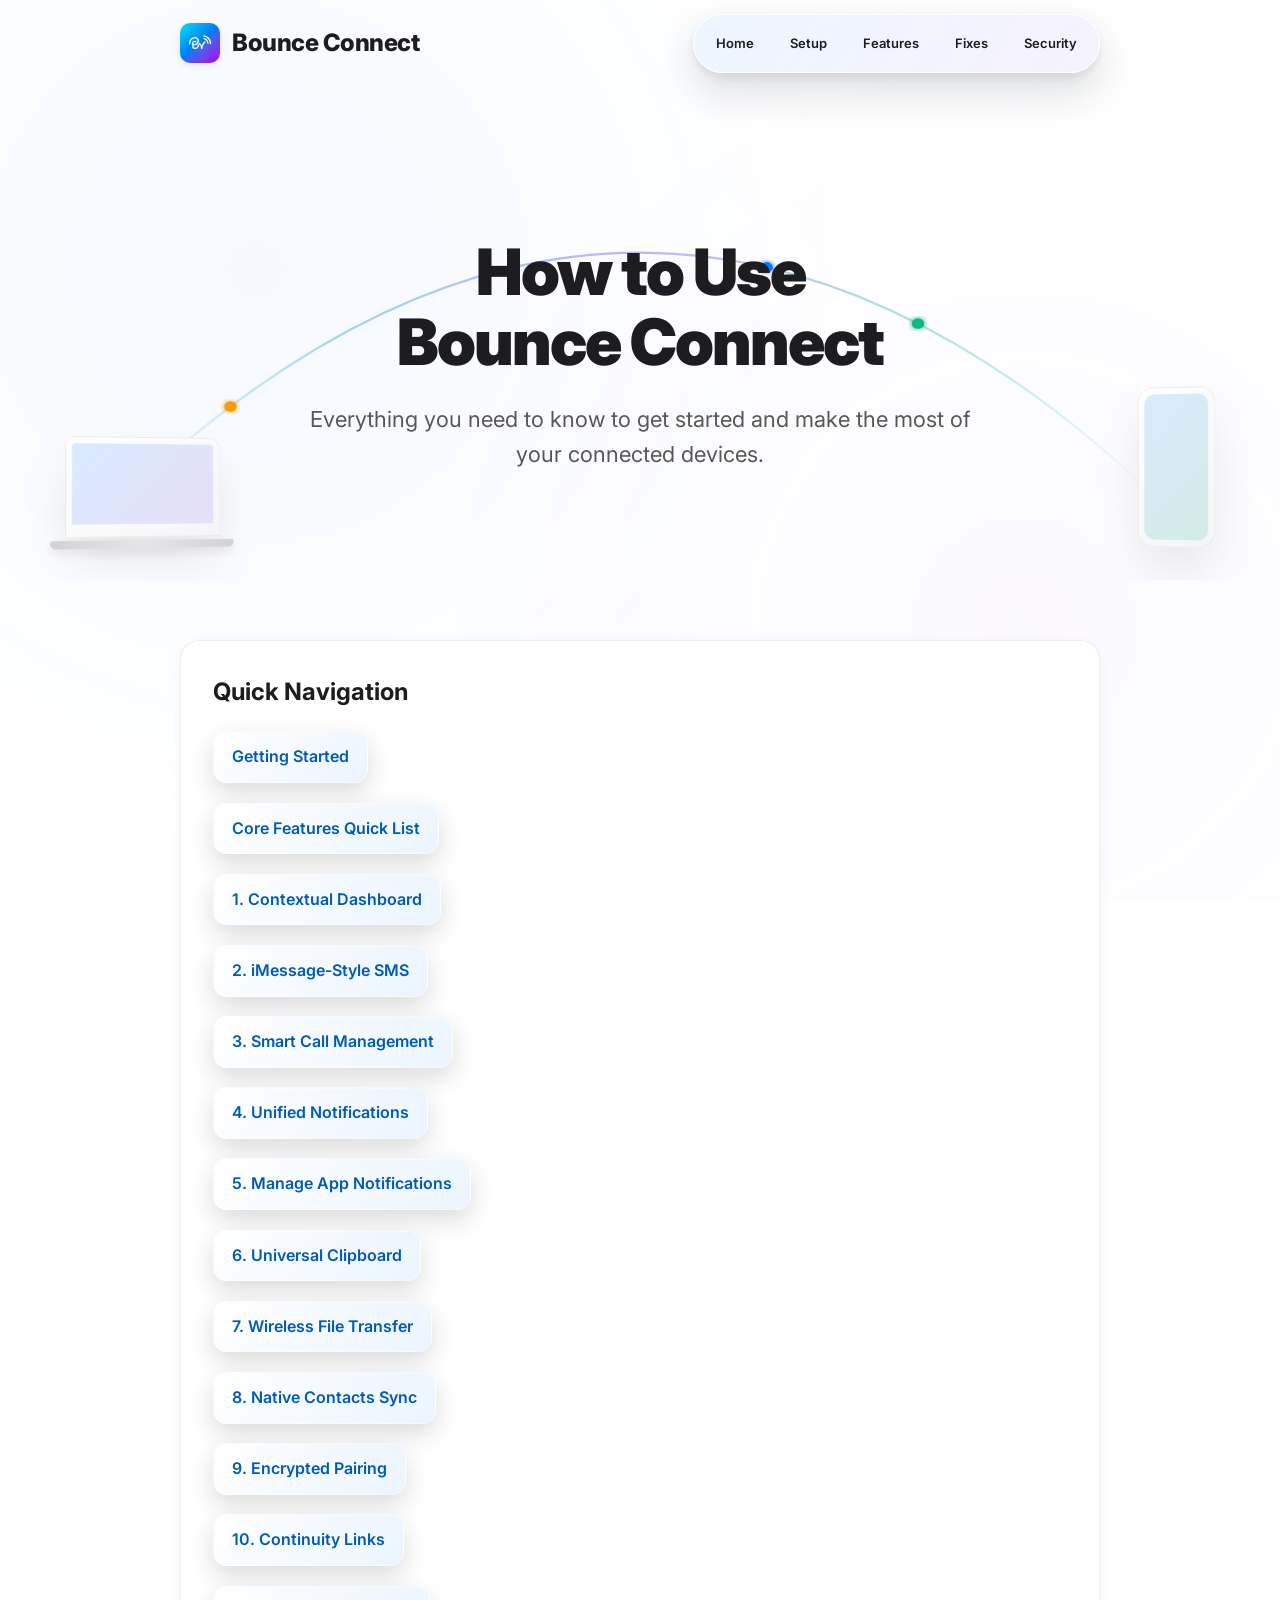
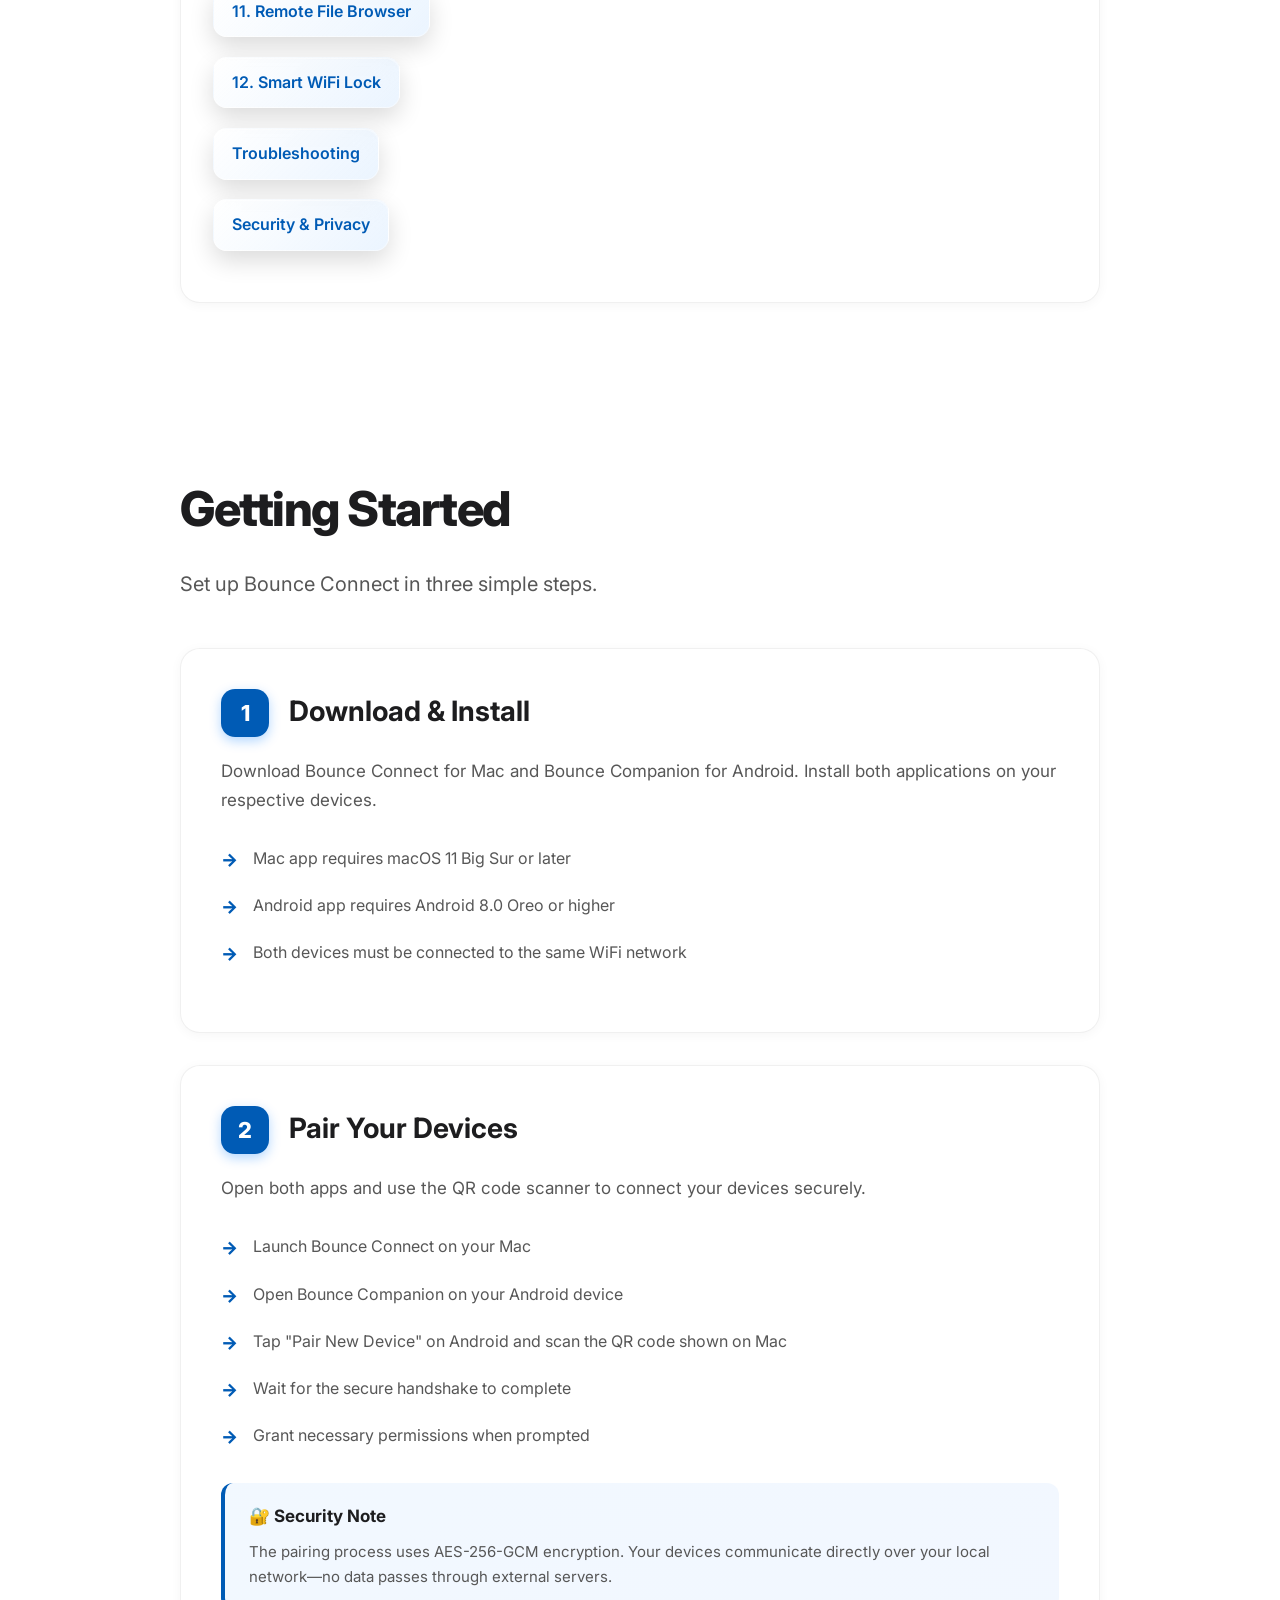
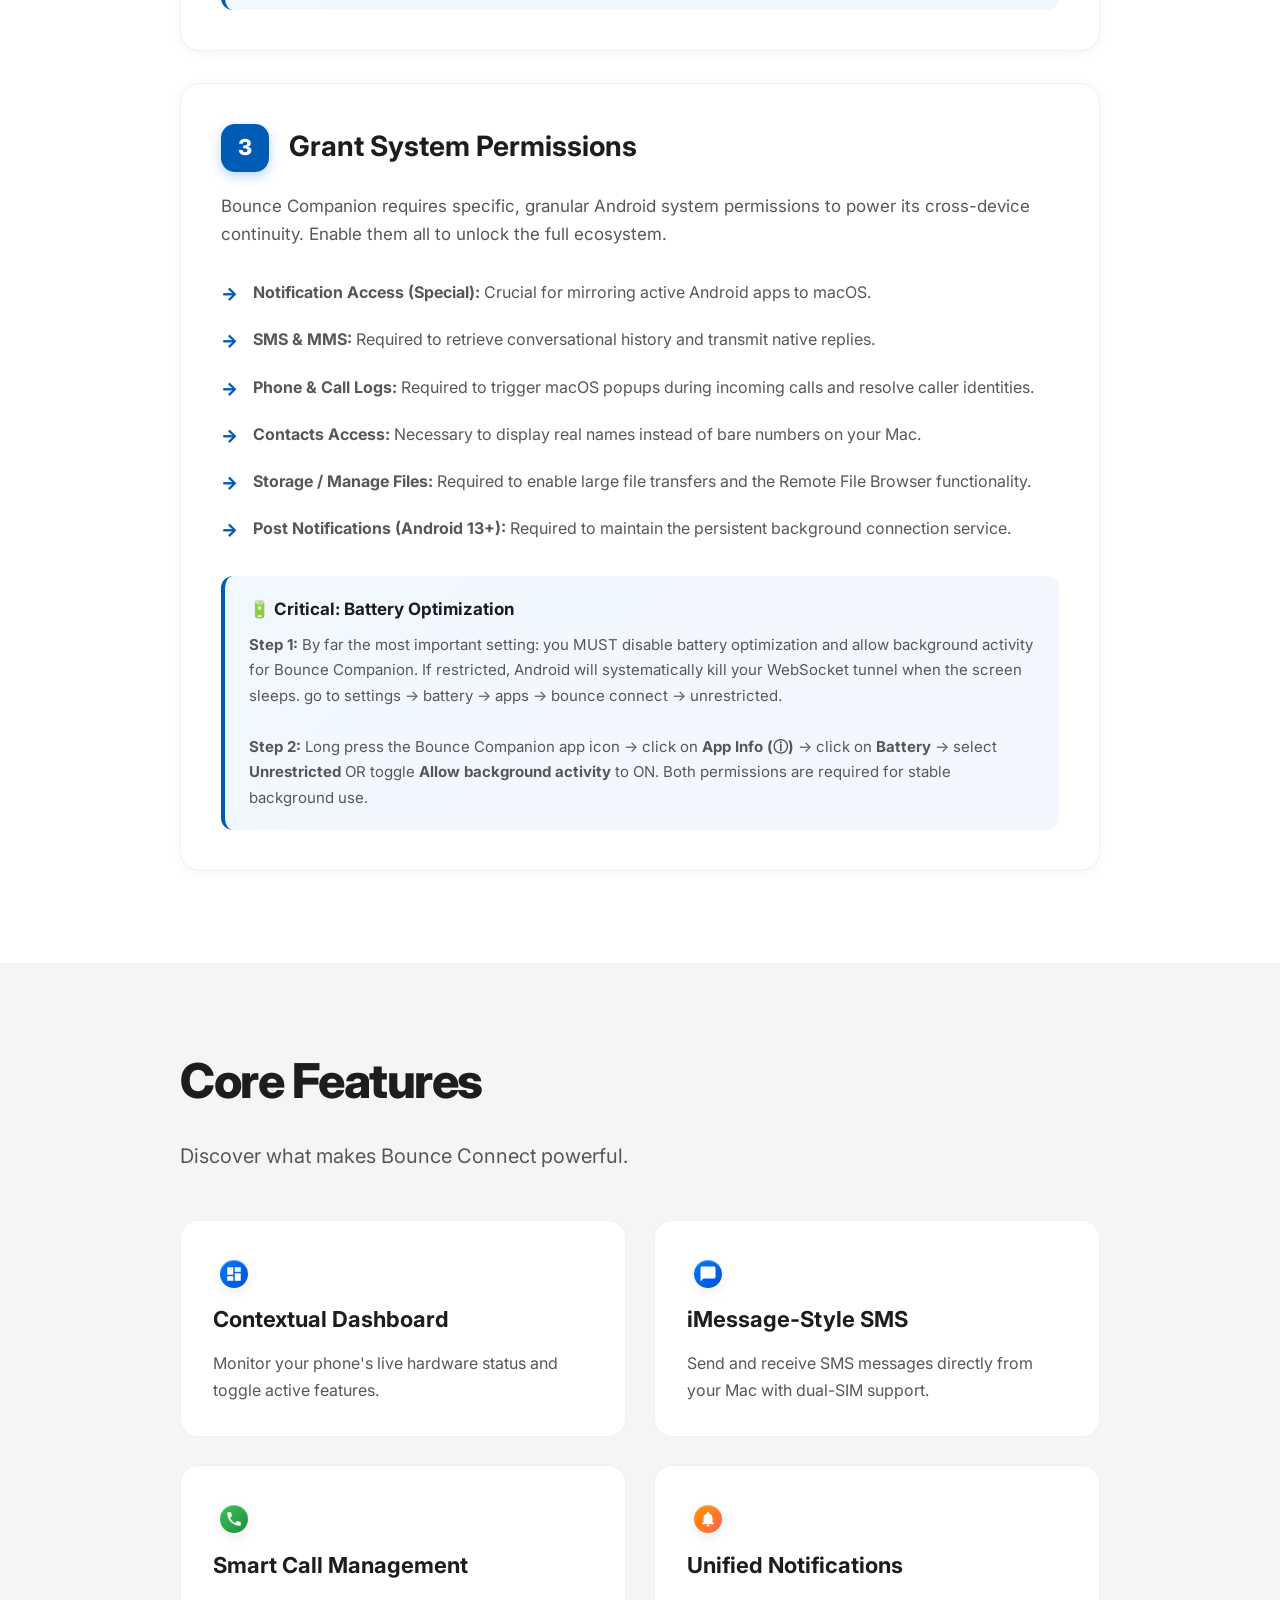
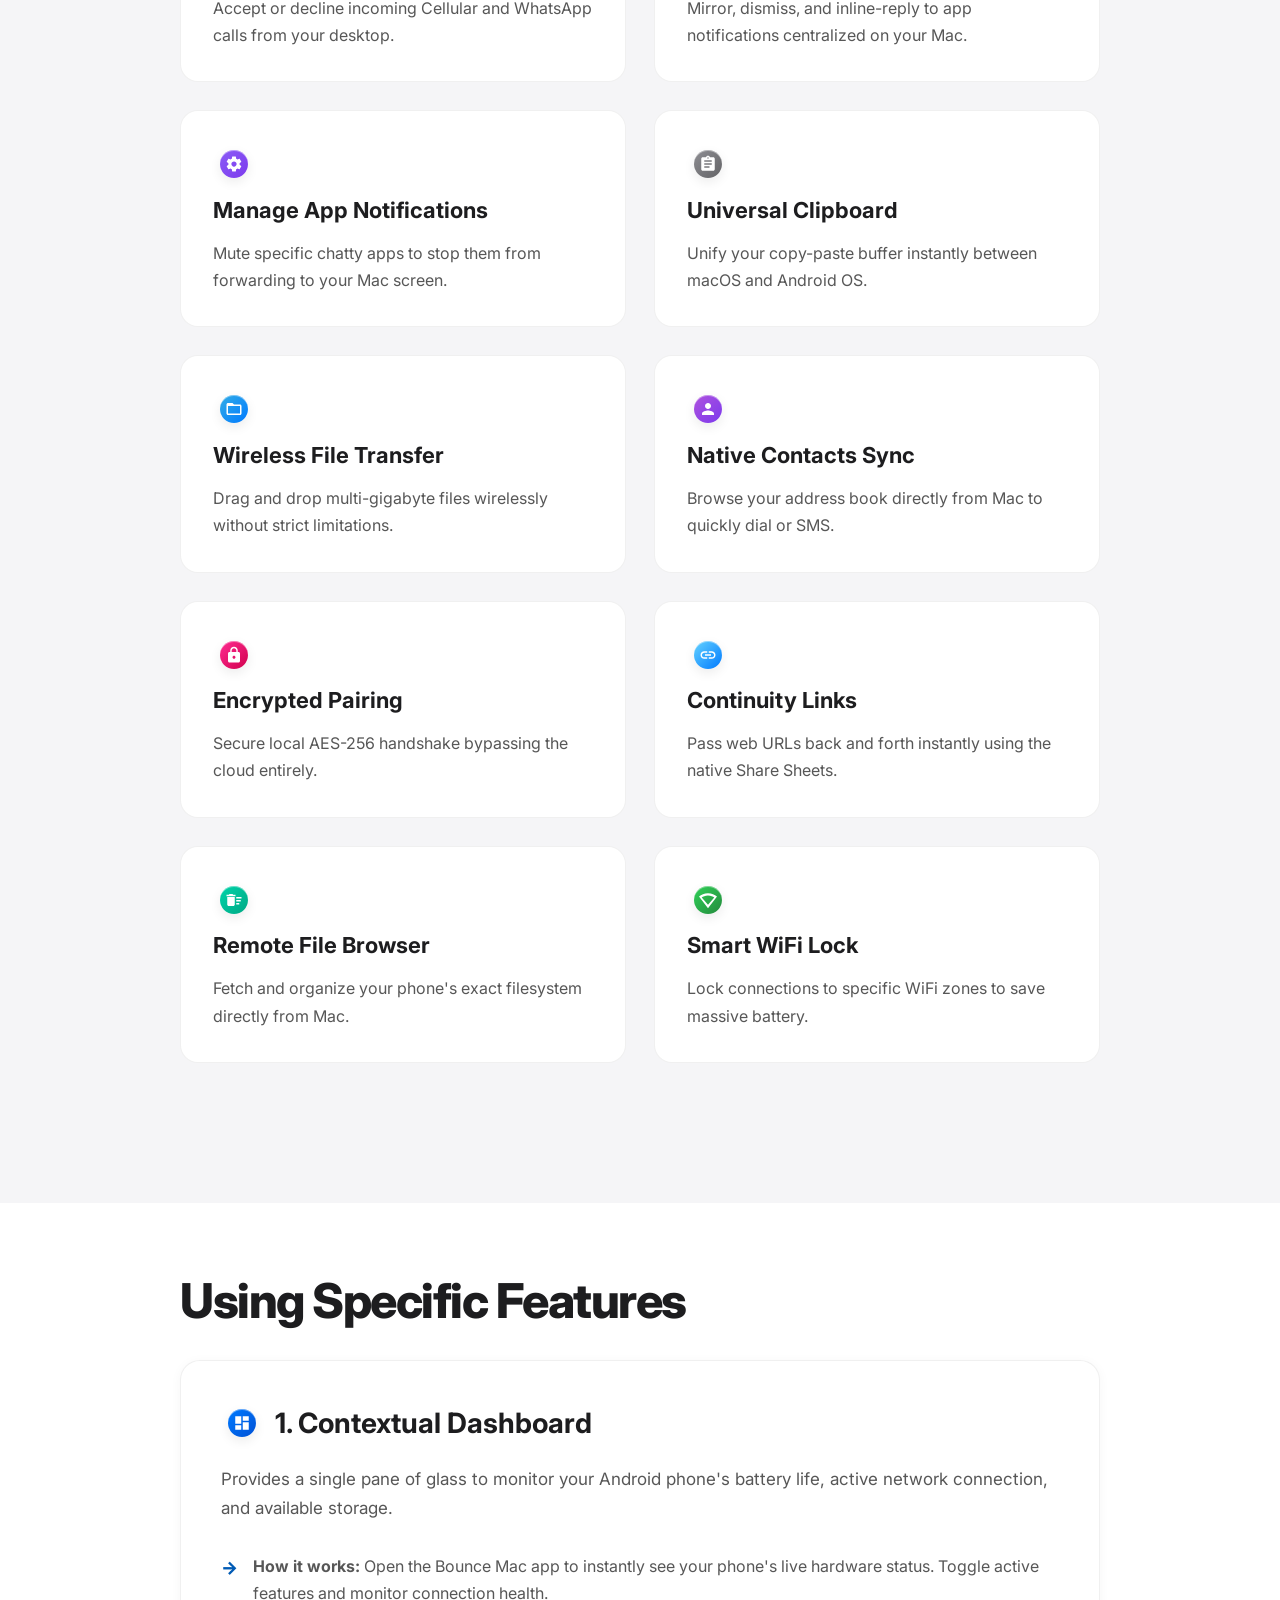
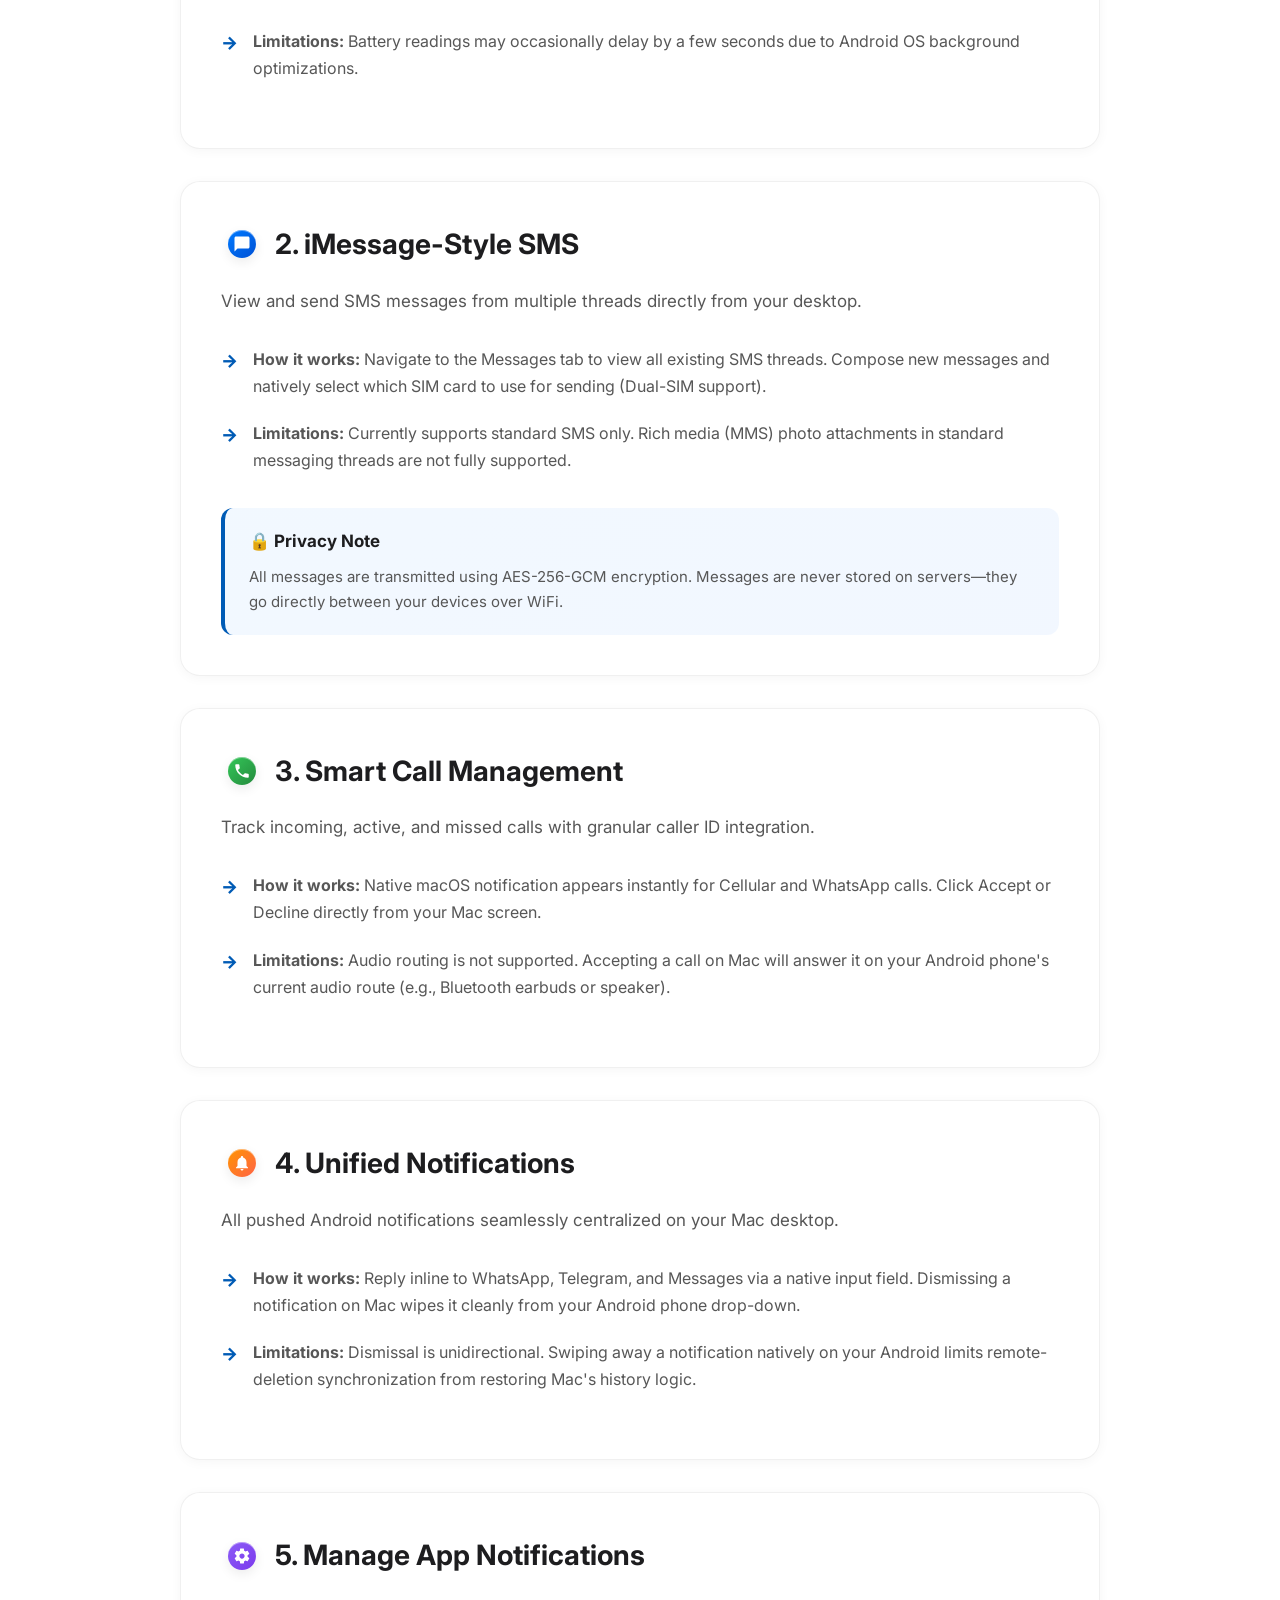
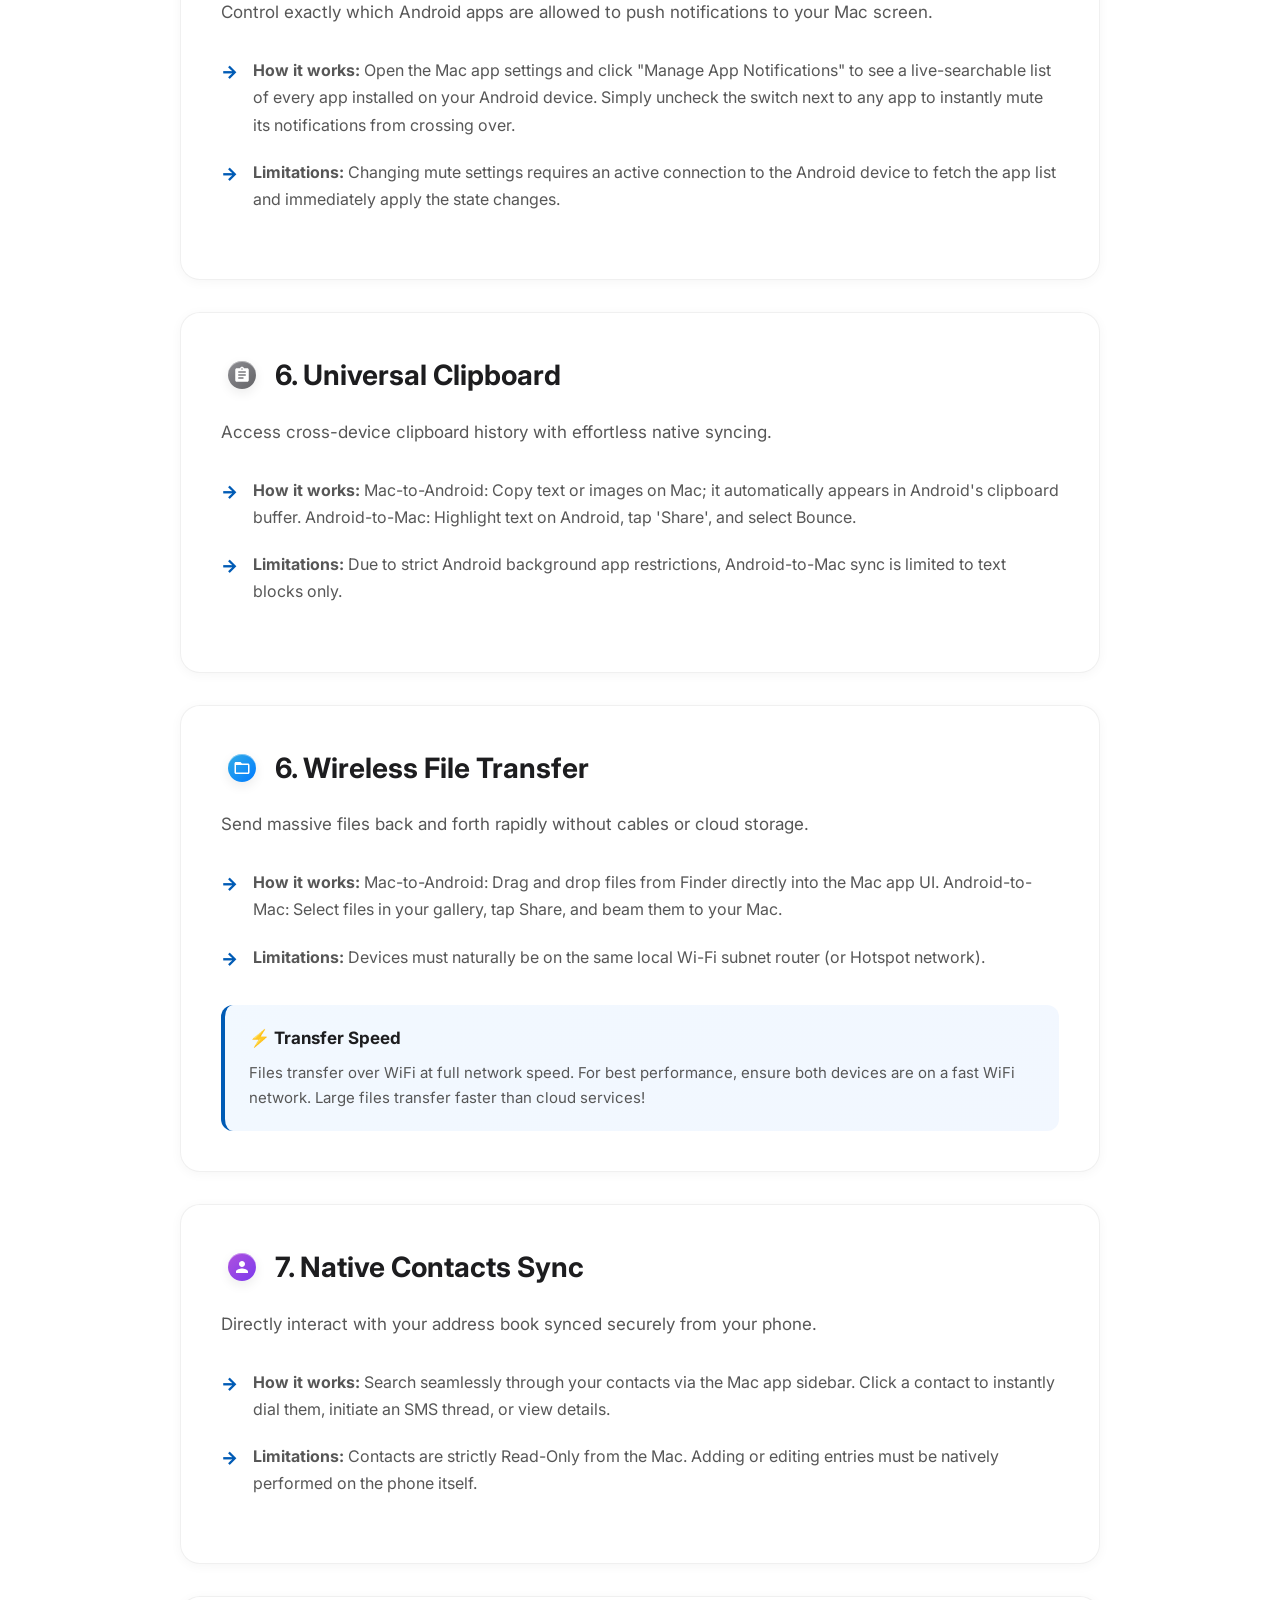
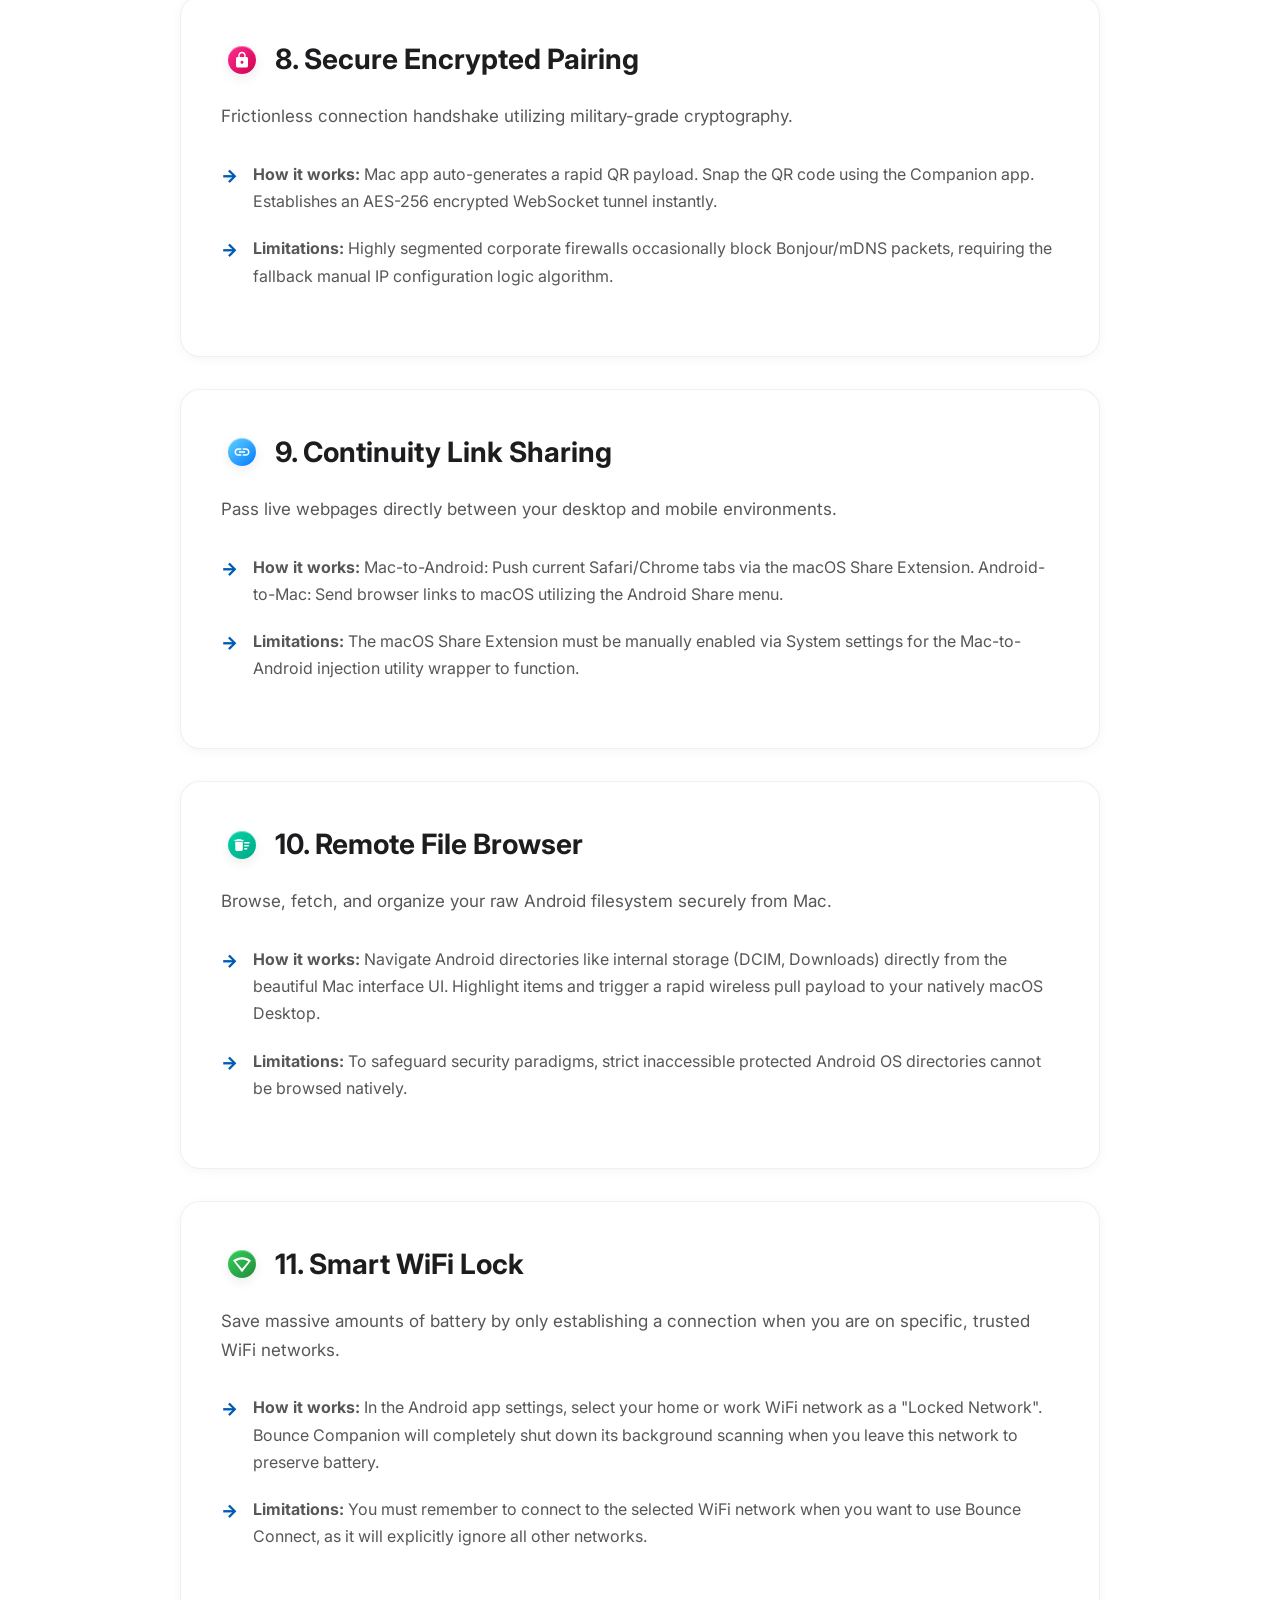
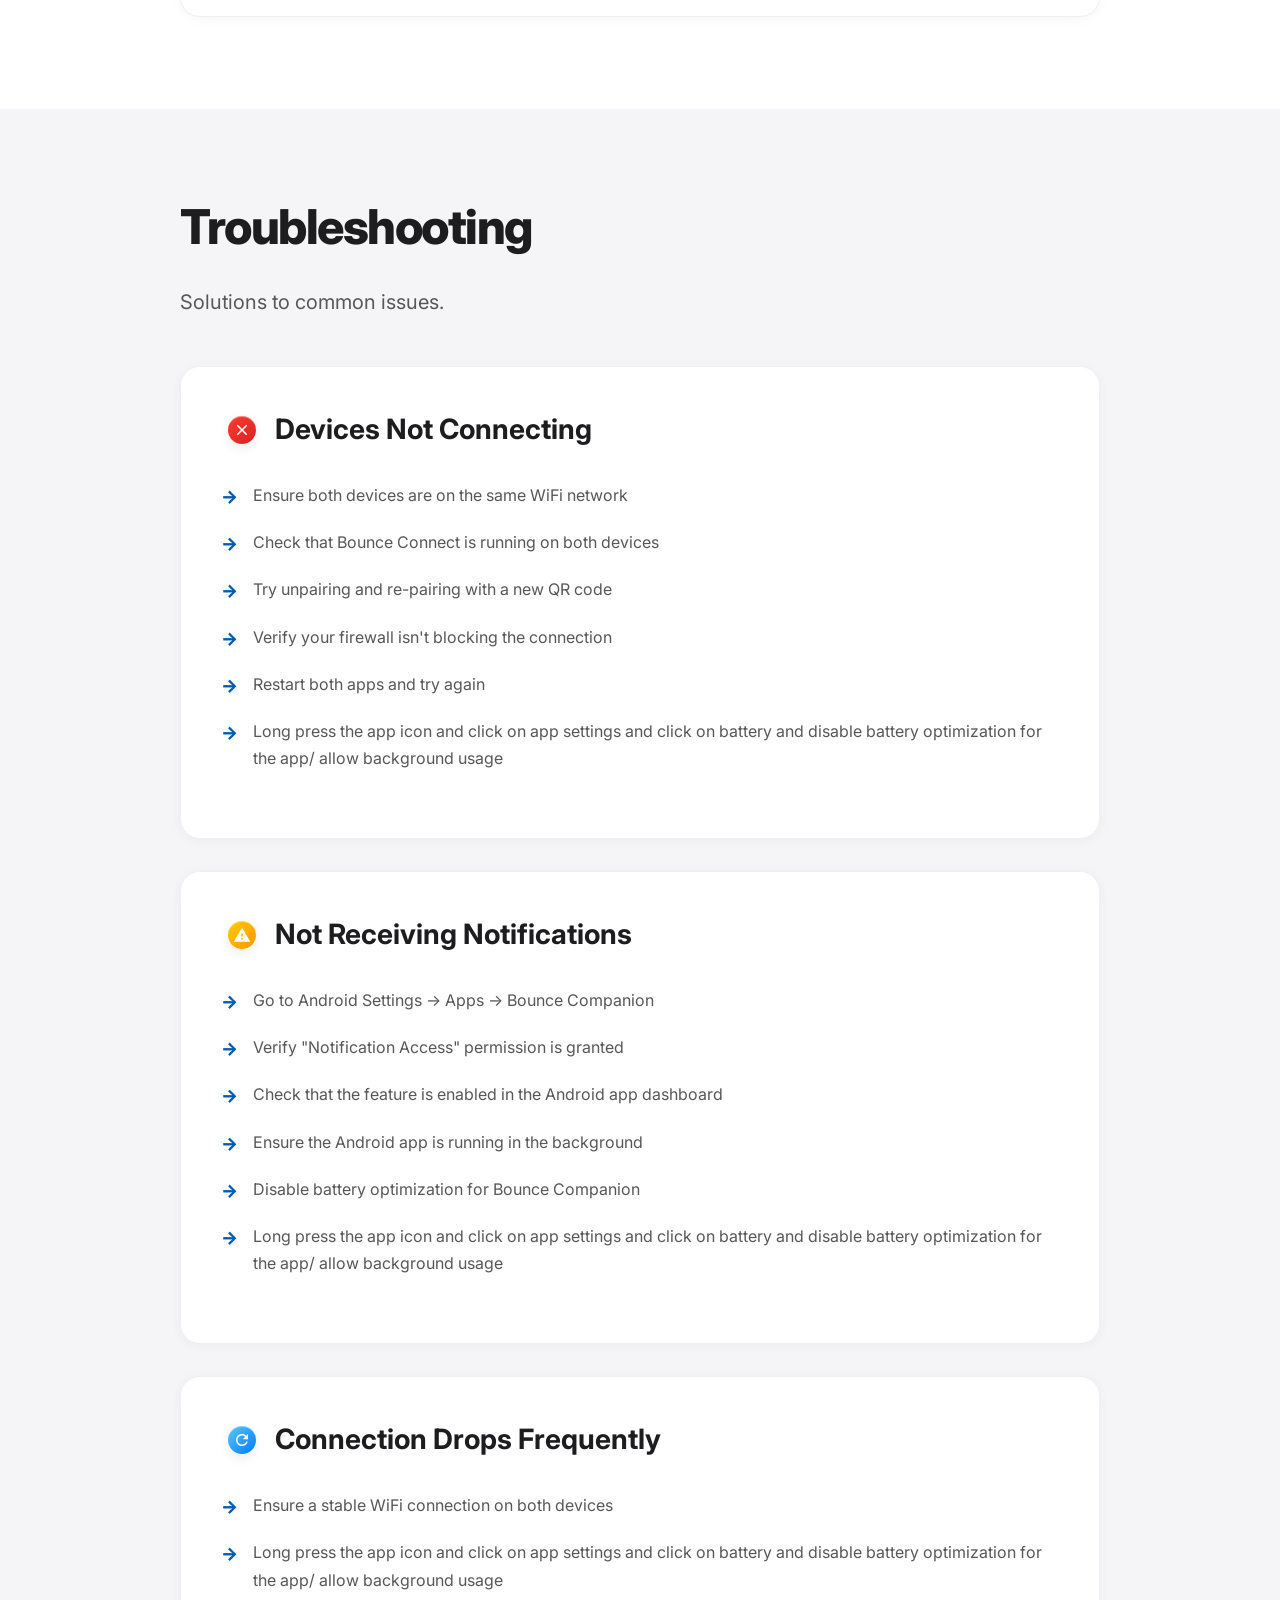
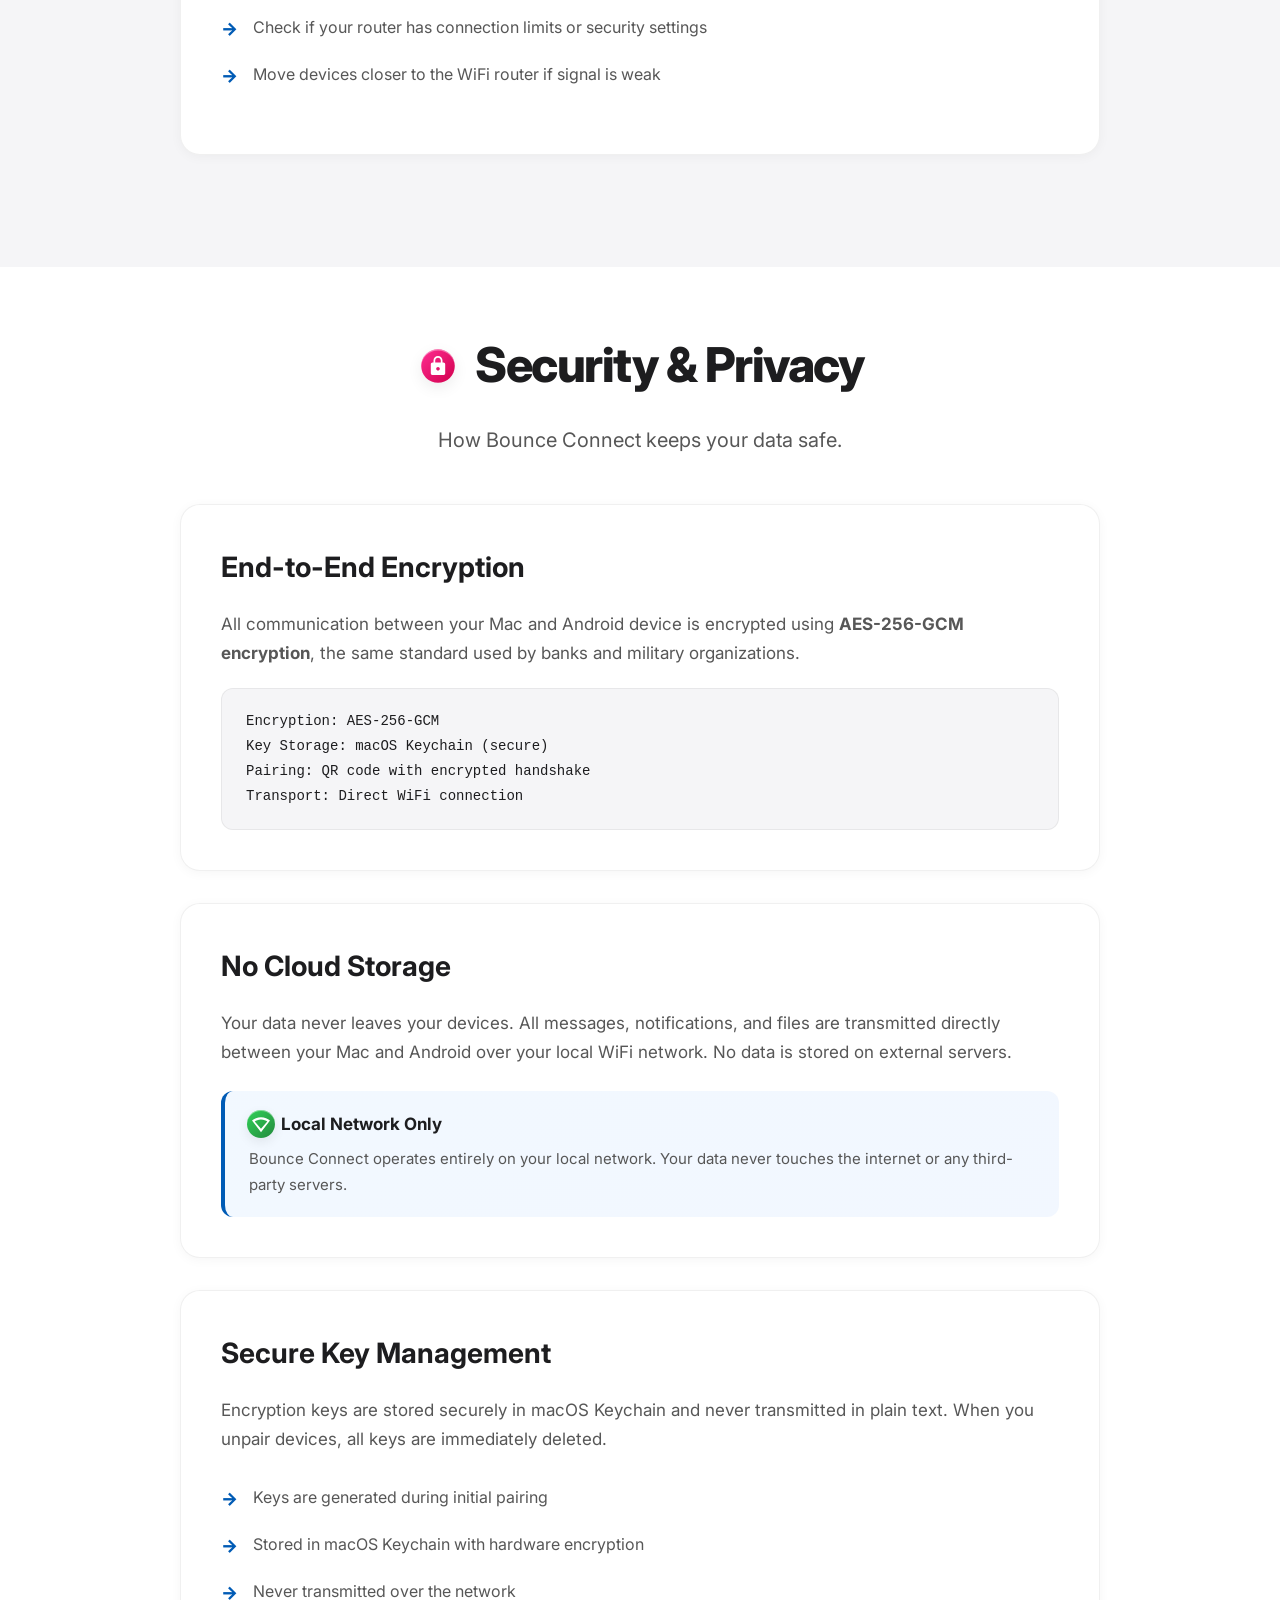
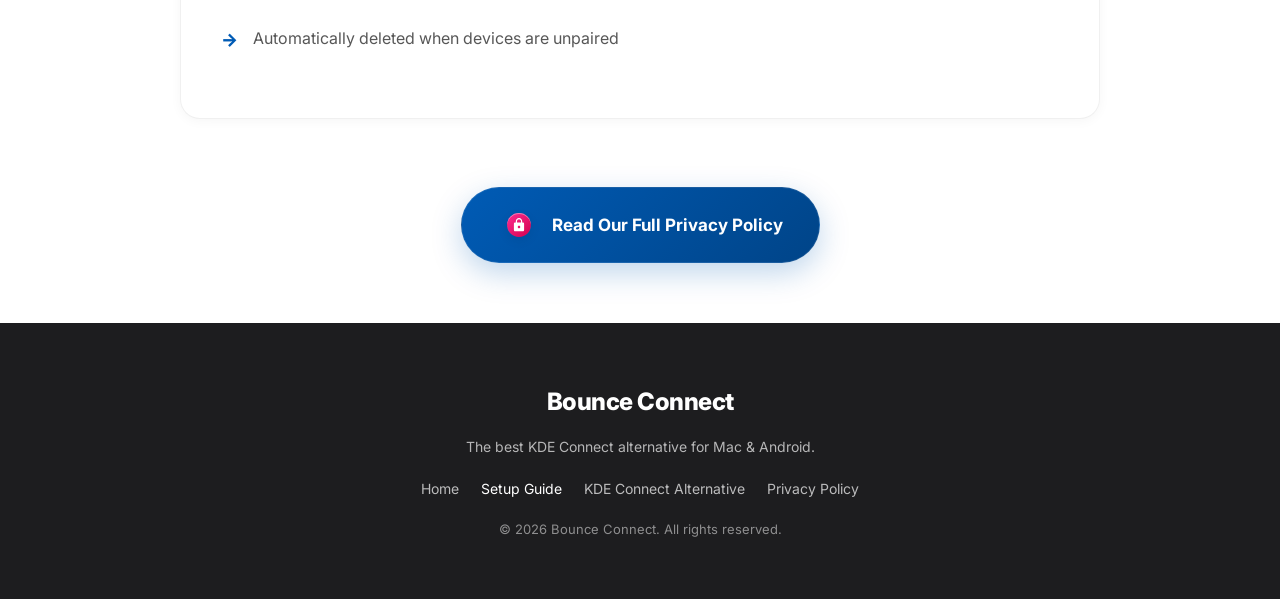
<file: how-to-use.html>
<!DOCTYPE html>
<html lang="en">

<head>
    <meta charset="UTF-8">
    <link rel="dns-prefetch" href="https://fonts.googleapis.com">
    <link rel="dns-prefetch" href="https://fonts.gstatic.com">
    <link rel="preconnect" href="https://fonts.googleapis.com">
    <link rel="preconnect" href="https://fonts.gstatic.com" crossorigin>
    <link rel="icon" href="/favicon.png" type="image/png">
    <link rel="shortcut icon" href="/favicon.png" type="image/png">
    <link rel="apple-touch-icon" href="/logo.webp">
    <meta name="viewport" content="width=device-width, initial-scale=1.0">
    <!-- Primary SEO -->
    <title>How to Use Bounce Connect &#8211; Android &amp; Mac Setup Guide</title>
    <meta name="description"
        content="Step-by-step guide to connect Android &amp; Mac using Bounce Connect. Setup in 3 steps — pair, share permissions, start using.">
    <meta name="keywords"
        content="how to use bounce connect, bounce connect setup, connect android to mac, bounce connect guide, android mac setup, KDE connect alternative setup mac">
    <meta name="robots" content="index, follow">
    <meta name="author" content="Bounce Connect">
    <meta name="theme-color" content="#007aff">
    <link rel="canonical" href="https://bounceconnect.app/how-to-use.html">

    <!-- Open Graph -->
    <meta property="og:type" content="article">
    <meta property="og:url" content="https://bounceconnect.app/how-to-use.html">
    <meta property="og:site_name" content="Bounce Connect">
    <meta property="og:title" content="How to Use Bounce Connect &#8211; Android &amp; Mac Setup Guide">
    <meta property="og:description"
        content="Complete guide to set up Bounce Connect. Sync SMS, mirror notifications, share clipboard, transfer files and manage calls between your Android and Mac.">
    <meta property="og:image" content="https://bounceconnect.app/logo.webp">
    <meta property="og:locale" content="en_US">

    <!-- Twitter Card -->
    <meta name="twitter:card" content="summary_large_image">
    <meta name="twitter:title" content="How to Use Bounce Connect &#8211; Android &amp; Mac Setup Guide">
    <meta name="twitter:description"
        content="Complete guide to set up Bounce Connect. Sync SMS, mirror notifications, share clipboard, transfer files and manage calls between your Android and Mac.">
    <meta name="twitter:image" content="https://bounceconnect.app/logo.webp">


    <!-- JSON-LD: BreadcrumbList -->
    <script type="application/ld+json">
    {
      "@context": "https://schema.org",
      "@type": "BreadcrumbList",
      "itemListElement": [
        {
          "@type": "ListItem",
          "position": 1,
          "name": "Home",
          "item": "https://bounceconnect.app/"
        },
        {
          "@type": "ListItem",
          "position": 2,
          "name": "How to Use Bounce Connect",
          "item": "https://bounceconnect.app/how-to-use.html"
        }
      ]
    }
    </script>
    <!-- JSON-LD: FAQPage (replaces deprecated HowTo schema) -->
    <script type="application/ld+json">
    {
      "@context": "https://schema.org",
      "@type": "FAQPage",
      "mainEntity": [
        {
          "@type": "Question",
          "name": "How do I set up Bounce Connect?",
          "acceptedAnswer": {
            "@type": "Answer",
            "text": "Download Bounce Connect on your Mac (macOS 11+) and Bounce Companion on your Android phone (Android 8.0+). Open both apps, scan the QR code shown on Mac using the Android app, and your devices pair instantly over local WiFi. Grant notification, SMS, and call log permissions when prompted."
          }
        },
        {
          "@type": "Question",
          "name": "Why does Bounce Connect keep disconnecting?",
          "acceptedAnswer": {
            "@type": "Answer",
            "text": "The most common cause is Android battery optimization killing the Bounce Companion app in the background. Fix it: go to Settings → Battery → Apps → Bounce Companion → set to Unrestricted. Also enable Allow background activity. Both settings are required for a stable always-on connection."
          }
        },
        {
          "@type": "Question",
          "name": "What permissions does Bounce Connect need on Android?",
          "acceptedAnswer": {
            "@type": "Answer",
            "text": "Bounce Companion needs: Notification Access (to mirror notifications), SMS & MMS permission (to sync messages), Phone & Call Logs access (to manage calls), Contacts access (to show contact names), and Storage permission (for file transfers). All permissions can be granted from Android Settings."
          }
        },
        {
          "@type": "Question",
          "name": "Does Bounce Connect work without WiFi?",
          "acceptedAnswer": {
            "@type": "Answer",
            "text": "Bounce Connect requires both your Mac and Android phone to be on the same WiFi network. Alternatively, one device can create a mobile hotspot and the other can connect to it. The connection is fully local — no internet or cloud servers are used."
          }
        },
        {
          "@type": "Question",
          "name": "How do I transfer files between Android and Mac using Bounce Connect?",
          "acceptedAnswer": {
            "@type": "Answer",
            "text": "To send files from Mac to Android: drag and drop files into the Bounce Connect Mac app. To send files from Android to Mac: select files on Android, tap Share, and choose Bounce. You can also use the Remote File Browser in the Mac app to browse and download files directly from your Android phone."
          }
        },
        {
          "@type": "Question",
          "name": "How do I enable notification replies on Mac?",
          "acceptedAnswer": {
            "@type": "Answer",
            "text": "Once Bounce Companion has Notification Access on Android and is connected to your Mac, notifications from WhatsApp, Telegram, SMS and other apps appear on Mac automatically. You can reply inline using the notification reply field — the reply sends through your Android phone."
          }
        }
      ]
    }
    </script>
    <link rel="preload" href="https://fonts.googleapis.com/css2?family=Inter:wght@400;600;700;800;900&display=swap"
        as="style" onload="this.onload=null;this.rel='stylesheet'">
    <noscript>
        <link rel="stylesheet"
            href="https://fonts.googleapis.com/css2?family=Inter:wght@400;600;700;800;900&display=swap">
    </noscript>
    <style>
        /* [how-to-use.min.css content] */
        * {
            margin: 0;
            padding: 0;
            box-sizing: border-box;
        }

        :root {
            --bg-light: #ffffff;
            --bg-secondary: #f5f5f7;
            --bg-card: #ffffff;
            --border-color: rgba(0, 0, 0, 0.06);
            --text-primary: #1d1d1f;
            --text-secondary: #575757;
            --accent-cyan: #005bb5;
            --accent-blue: #005bb5;
            --accent-green: #10b981;
            --shadow-subtle: 0 2px 12px rgba(0, 0, 0, 0.04);
            --shadow-medium: 0 8px 24px rgba(0, 0, 0, 0.08);
            --shadow-large: 0 20px 40px rgba(0, 0, 0, 0.1);
        }

        html {
            scroll-behavior: smooth;
        }

        body {
            font-family: 'Inter', -apple-system, BlinkMacSystemFont, sans-serif;
            background: var(--bg-light);
            color: var(--text-primary);
            line-height: 1.6;
            overflow-x: hidden;
            -webkit-font-smoothing: antialiased;
            -moz-osx-font-smoothing: grayscale;
        }

        body::before {
            content: '';
            position: fixed;
            top: 0;
            left: 0;
            width: 100%;
            height: 100%;
            background: radial-gradient(circle at 20% 30%, rgba(0, 122, 255, 0.04) 0%, transparent 50%), radial-gradient(circle at 80% 70%, rgba(139, 92, 246, 0.03) 0%, transparent 50%);
            z-index: -1;
            pointer-events: none;
        }

        @keyframes fadeInUp {
            from {
                opacity: 0;
                transform: translateY(30px);
            }

            to {
                opacity: 1;
                transform: translateY(0);
            }
        }

        .animate-on-scroll {
            opacity: 0;
        }

        .animate-on-scroll.visible {
            animation: fadeInUp 0.8s cubic-bezier(0.4, 0, 0.2, 1) forwards;
        }

        .container {
            max-width: 1000px;
            margin: 0 auto;
            padding: 0 40px;
        }

        .scroll-progress {
            position: fixed;
            top: 0;
            left: 0;
            height: 3px;
            background: linear-gradient(90deg, var(--accent-cyan), var(--accent-blue));
            z-index: 10000;
            transition: width 0.1s ease;
        }

        header {
            padding: 14px 0;
            position: sticky;
            top: 0;
            background: transparent;
            border-bottom: none;
            z-index: 100;
            transition: all 0.3s ease;
        }

        header.scrolled {
            padding: 10px 0;
            background: rgba(255, 255, 255, 0.88);
            backdrop-filter: blur(20px) saturate(180%);
            -webkit-backdrop-filter: blur(20px) saturate(180%);
            border-bottom: 1px solid rgba(0, 0, 0, 0.06);
            box-shadow: 0 2px 16px rgba(0, 0, 0, 0.08);
        }

        .header-content {
            display: flex;
            justify-content: space-between;
            align-items: center;
            gap: 12px;
        }

        .logo-container {
            display: flex;
            align-items: center;
            gap: 12px;
            text-decoration: none;
        }

        .logo-img {
            width: 40px;
            height: 40px;
            border-radius: 10px;
            object-fit: cover;
            box-shadow: 0 2px 8px rgba(0, 0, 0, 0.1);
        }

        .logo {
            font-size: 24px;
            font-weight: 800;
            color: var(--text-primary);
            letter-spacing: -0.5px;
        }

        .back-link {
            color: var(--accent-cyan);
            text-decoration: none;
            font-weight: 600;
            font-size: 16px;
            padding: 10px 20px;
                border-radius: 999px;
            transition: all 0.3s ease;
            display: flex;
            align-items: center;
            gap: 6px;
                border: 1px solid rgba(255, 255, 255, 0.5);
                background: linear-gradient(135deg, rgba(255, 255, 255, 0.78), rgba(0, 122, 255, 0.1));
                backdrop-filter: blur(18px) saturate(180%);
                -webkit-backdrop-filter: blur(18px) saturate(180%);
                box-shadow: inset 0 1px 0 rgba(255, 255, 255, 0.84), inset 0 -1px 0 rgba(255, 255, 255, 0.18), 0 14px 30px rgba(15, 23, 42, 0.1);
        }

        .back-link:hover {
                background: linear-gradient(135deg, rgba(255, 255, 255, 0.84), rgba(0, 122, 255, 0.16));
                transform: translateY(-2px);
                box-shadow: inset 0 1px 0 rgba(255, 255, 255, 0.9), inset 0 -1px 0 rgba(255, 255, 255, 0.22), 0 18px 36px rgba(0, 122, 255, 0.14);
        }

        .hero {
            padding: 100px 0 60px;
            text-align: center;
        }

        h1 {
            font-size: 64px;
            font-weight: 900;
            line-height: 1.1;
            margin-bottom: 24px;
            color: var(--text-primary);
            letter-spacing: -2px;
            animation: fadeInUp 0.4s cubic-bezier(0.4, 0, 0.2, 1) forwards;
        }

        .subtitle {
            font-size: 22px;
            color: var(--text-secondary);
            max-width: 700px;
            margin: 0 auto 48px;
            line-height: 1.6;
            animation: fadeInUp 0.8s cubic-bezier(0.4, 0, 0.2, 1) 0.4s backwards;
        }

        .guide-section {
            padding: 60px 0;
        }

        .section-title {
            font-size: 48px;
            font-weight: 800;
            margin-bottom: 20px;
            color: var(--text-primary);
            letter-spacing: -1.5px;
        }

        .section-subtitle {
            font-size: 20px;
            color: var(--text-secondary);
            margin-bottom: 48px;
            line-height: 1.6;
        }

        .step-card {
            background: var(--bg-card);
            border: 1px solid var(--border-color);
            border-radius: 20px;
            padding: 40px;
            margin-bottom: 32px;
            box-shadow: var(--shadow-subtle);
            transition: all 0.4s cubic-bezier(0.4, 0, 0.2, 1);
            position: relative;
            overflow: hidden;
        }

        .step-card::before {
            content: '';
            position: absolute;
            inset: 0;
            background: linear-gradient(135deg, var(--accent-cyan), var(--accent-blue));
            opacity: 0;
            transition: opacity 0.4s ease;
        }

        .step-card:hover {
            transform: translateY(-4px);
            box-shadow: var(--shadow-large);
            border-color: transparent;
        }

        .step-card:hover::before {
            opacity: 0.02;
        }

        .step-header {
            display: flex;
            align-items: flex-start;
            gap: 20px;
            margin-bottom: 20px;
        }

        .step-number {
            min-width: 48px;
            height: 48px;
            background: linear-gradient(135deg, var(--accent-cyan), var(--accent-blue));
            border-radius: 14px;
            display: flex;
            align-items: center;
            justify-content: center;
            font-size: 22px;
            font-weight: 800;
            color: white;
            box-shadow: 0 4px 12px rgba(0, 122, 255, 0.3);
            transition: all 0.4s cubic-bezier(0.4, 0, 0.2, 1);
            position: relative;
            z-index: 1;
        }

        .step-card:hover .step-number {
            transform: scale(1.1) rotate(5deg);
            box-shadow: 0 8px 20px rgba(0, 122, 255, 0.4);
        }

        .step-title {
            font-size: 28px;
            font-weight: 700;
            color: var(--text-primary);
            position: relative;
            z-index: 1;
        }

        .step-description {
            font-size: 17px;
            color: var(--text-secondary);
            line-height: 1.7;
            margin-bottom: 20px;
            position: relative;
            z-index: 1;
        }

        .step-list {
            list-style: none;
            margin: 16px 0;
            position: relative;
            z-index: 1;
        }

        .step-list li {
            padding: 10px 0;
            padding-left: 32px;
            position: relative;
            color: var(--text-secondary);
            font-size: 16px;
            line-height: 1.7;
            transition: all 0.3s ease;
        }

        .step-list li:hover {
            color: var(--text-primary);
            transform: translateX(4px);
        }

        .step-list li::before {
            content: "→";
            position: absolute;
            left: 0;
            color: var(--accent-cyan);
            font-weight: 800;
            font-size: 18px;
        }

        .feature-grid {
            display: grid;
            grid-template-columns: repeat(auto-fit, minmax(300px, 1fr));
            gap: 28px;
            margin-top: 48px;
            margin-bottom: 60px;
        }

        .feature-box {
            background: var(--bg-card);
            border: 1px solid var(--border-color);
            border-radius: 18px;
            padding: 32px;
            transition: all 0.4s cubic-bezier(0.4, 0, 0.2, 1);
            position: relative;
            overflow: hidden;
        }

        .feature-box::before {
            content: '';
            position: absolute;
            inset: 0;
            background: linear-gradient(135deg, var(--accent-cyan), var(--accent-blue));
            opacity: 0;
            transition: opacity 0.4s ease;
        }

        .feature-box:hover {
            transform: translateY(-6px) scale(1.02);
            box-shadow: var(--shadow-large);
            border-color: transparent;
        }

        .feature-box:hover::before {
            opacity: 0.03;
        }

        .feature-icon {
            font-size: 48px;
            margin-bottom: 20px;
            display: inline-block;
            position: relative;
            z-index: 1;
            transition: transform 0.4s ease;
        }

        .feature-box:hover .feature-icon {
            transform: scale(1.2) rotate(10deg);
        }

        .feature-name {
            font-size: 22px;
            font-weight: 700;
            margin-bottom: 12px;
            color: var(--text-primary);
            position: relative;
            z-index: 1;
        }

        .feature-desc {
            font-size: 16px;
            color: var(--text-secondary);
            line-height: 1.7;
            position: relative;
            z-index: 1;
        }

        .tip-box {
            background: linear-gradient(135deg, rgba(0, 122, 255, 0.05), rgba(0, 102, 255, 0.05));
            border-left: 4px solid var(--accent-cyan);
            border-radius: 12px;
            padding: 20px 24px;
            margin-top: 24px;
            position: relative;
            z-index: 1;
            transition: all 0.3s ease;
        }

        .tip-box:hover {
            transform: translateX(4px);
            box-shadow: var(--shadow-subtle);
        }

        .tip-title {
            font-size: 17px;
            font-weight: 700;
            color: var(--text-primary);
            margin-bottom: 8px;
        }

        .tip-text {
            font-size: 15px;
            color: var(--text-secondary);
            line-height: 1.7;
        }

        .code-block {
            background: var(--bg-secondary);
            border: 1px solid var(--border-color);
            border-radius: 12px;
            padding: 20px 24px;
            font-family: 'SF Mono', Monaco, 'Courier New', monospace;
            font-size: 14px;
            color: var(--text-primary);
            margin-top: 20px;
            line-height: 1.8;
            position: relative;
            z-index: 1;
        }

        footer {
            padding: 60px 0;
            background: var(--text-primary);
            color: white;
            text-align: center;
        }

        .footer-logo {
            font-size: 24px;
            font-weight: 800;
            margin-bottom: 14px;
            letter-spacing: -0.5px;
        }

        .footer-subtext {
            font-size: 14px;
            opacity: 0.68;
            margin-bottom: 20px;
        }

        .footer-nav {
            display: flex;
            gap: 22px;
            justify-content: center;
            flex-wrap: wrap;
            margin-bottom: 18px;
        }

        .footer-nav a {
            color: rgba(255, 255, 255, 0.7);
            text-decoration: none;
            font-size: 14px;
            transition: color 0.2s ease;
        }

        .footer-nav a:hover,
        .footer-nav a.active {
            color: #fff;
        }

        .footer-copy {
            font-size: 13px;
            opacity: 0.5;
        }

        @media (max-width:768px) {
            h1 {
                font-size: 42px;
                letter-spacing: -1px;
            }

            .subtitle {
                font-size: 18px;
            }

            .section-title {
                font-size: 36px;
            }

            .step-card {
                padding: 28px;
            }

            .step-header {
                flex-direction: column;
            }

            .step-title {
                font-size: 24px;
            }

            .feature-grid {
                grid-template-columns: 1fr;
            }

            .container {
                padding: 0 24px;
            }
        }

        /* [Premium Icons System] */
        .feature-icon-wrapper {
            width: 54px;
            height: 54px;
            display: flex;
            align-items: center;
            justify-content: center;
            margin-bottom: 24px;
            position: relative;
            z-index: 1;
        }

        .premium-cta-button {
            display: inline-flex;
            align-items: center;
            justify-content: center;
            padding: 16px 36px;
            background: linear-gradient(135deg, var(--accent-cyan), #004488);
            color: white !important;
            text-decoration: none !important;
            font-weight: 700;
            font-size: 17px;
            border-radius: 999px;
            box-shadow: 0 10px 30px rgba(0, 91, 181, 0.25);
            transition: all 0.4s cubic-bezier(0.16, 1, 0.3, 1);
            border: 1px solid rgba(255, 255, 255, 0.1);
            margin-top: 20px;
        }

        .premium-cta-button:hover {
            transform: translateY(-4px) scale(1.02);
            box-shadow: 0 20px 40px rgba(0, 91, 181, 0.35);
            background: linear-gradient(135deg, #0088ff, var(--accent-cyan));
        }

        .premium-cta-button .feat-icon-custom {
            margin-right: 12px;
            transform: scale(0.85);
        }

        .feat-icon-custom {
            width: 42px;
            height: 42px;
            position: relative;
            display: inline-flex;
            align-items: center;
            justify-content: center;
            font-size: 0;
            transition: transform 0.4s cubic-bezier(0.16, 1, 0.3, 1);
        }

        .feat-icon-custom::before,
        .feat-icon-custom::after {
            content: '';
            position: absolute;
            transition: all 0.3s ease;
        }

        .feat-icon-custom::before {
            width: 28px;
            height: 28px;
            border-radius: 50%;
            left: 50%;
            top: 50%;
            transform: translate(-50%, -50%);
            box-shadow: inset 0 1px 0 rgba(255, 255, 255, 0.4), 0 4px 12px rgba(0, 0, 0, 0.08);
        }

        .feat-icon-custom::after {
            width: 18px;
            height: 18px;
            background: white;
            top: 50%;
            left: 50%;
            transform: translate(-50%, -50%);
        }

        /* Icon Types */
        .icon-dashboard::before { background: linear-gradient(135deg, #007aff 0%, #0051d5 100%); }
        .icon-dashboard::after { -webkit-mask: url('data:image/svg+xml;utf8,<svg viewBox="0 0 24 24" fill="black" xmlns="http://www.w3.org/2000/svg"><path d="M3 13h8V3H3v10zm0 8h8v-6H3v6zm10 0h8V11h-8v10zm0-18v6h8V3h-8z"/></svg>') center/contain no-repeat; }

        .icon-message::before { background: linear-gradient(135deg, #007aff 0%, #0051d5 100%); }
        .icon-message::after { -webkit-mask: url('data:image/svg+xml;utf8,<svg viewBox="0 0 24 24" fill="black" xmlns="http://www.w3.org/2000/svg"><path d="M20 2H4c-1.1 0-2 .9-2 2v18l4-4h14c1.1 0 2-.9 2-2V4c0-1.1-.9-2-2-2z"/></svg>') center/contain no-repeat; }

        .icon-phone::before { background: linear-gradient(135deg, #34c759 0%, #248a3d 100%); }
        .icon-phone::after { -webkit-mask: url('data:image/svg+xml;utf8,<svg viewBox="0 0 24 24" fill="black" xmlns="http://www.w3.org/2000/svg"><path d="M6.62 10.79c1.44 2.83 3.76 5.14 6.59 6.59l2.2-2.2c.27-.27.67-.36 1.02-.24 1.12.37 2.33.57 3.57.57.55 0 1 .45 1 1V20c0 .55-.45 1-1 1-9.39 0-17-7.61-17-17 0-.55.45-1 1-1h3.5c.55 0 1 .45 1 1 0 1.25.2 2.45.57 3.57.11.35.03.74-.25 1.02l-2.2 2.2z"/></svg>') center/contain no-repeat; }

        .icon-bell::before { background: linear-gradient(135deg, #ff9500 0%, #ff6347 100%); }
        .icon-bell::after { -webkit-mask: url('data:image/svg+xml;utf8,<svg viewBox="0 0 24 24" fill="black" xmlns="http://www.w3.org/2000/svg"><path d="M12 22c1.1 0 2-.9 2-2h-4c0 1.1.9 2 2 2zm6-6v-5c0-3.07-1.63-5.64-4.5-6.32V4c0-.83-.67-1.5-1.5-1.5s-1.5.67-1.5 1.5v.68C7.64 5.36 6 7.92 6 11v5l-2 2v1h16v-1l-2-2z"/></svg>') center/contain no-repeat; }

        .icon-control::before { background: linear-gradient(135deg, #8b5cf6 0%, #7c3aed 100%); }
        .icon-control::after { -webkit-mask: url('data:image/svg+xml;utf8,<svg viewBox="0 0 24 24" fill="black" xmlns="http://www.w3.org/2000/svg"><path d="M19.43 12.98c.04-.32.07-.64.07-.98s-.03-.66-.07-.98l2.11-1.65c.19-.15.24-.42.12-.64l-2-3.46c-.12-.22-.39-.3-.61-.22l-2.49 1c-.52-.4-1.08-.73-1.69-.98l-.38-2.65C14.46 2.18 14.25 2 14 2h-4c-.25 0-.46.18-.49.42l-.38 2.65c-.61.25-1.17.59-1.69.98l-2.49-1c-.23-.09-.49 0-.61.22l-2 3.46c-.13.22-.07.49.12.64l2.11 1.65c-.04.32-.07.65-.07.98s.03.66.07.98l-2.11 1.65c-.19.15-.24.42-.12.64l2 3.46c.12.22.39.3.61.22l2.49-1c.52.4 1.08.73 1.69.98l.38 2.65c.03.24.24.42.49.42h4c.25 0 .46-.18.49-.42l.38-2.65c.61-.25 1.17-.59 1.69-.98l2.49 1c.23.09.49 0 .61-.22l2-3.46c.12-.22.07-.49-.12-.64l-2.11-1.65zM12 15.5c-1.93 0-3.5-1.57-3.5-3.5s1.57-3.5 3.5-3.5 3.5 1.57 3.5 3.5-1.57 3.5-3.5 3.5z"/></svg>') center/contain no-repeat; }

        .icon-clipboard::before { background: linear-gradient(135deg, #8e8e93 0%, #636366 100%); }
        .icon-clipboard::after { -webkit-mask: url('data:image/svg+xml;utf8,<svg viewBox="0 0 24 24" fill="black" xmlns="http://www.w3.org/2000/svg"><path d="M19 3h-4.18C14.4 1.84 13.3 1 12 1c-1.3 0-2.4.84-2.82 2H5c-1.1 0-2 .9-2 2v14c0 1.1.9 2 2 2h14c1.1 0 2-.9 2-2V5c0-1.1-.9-2-2-2zm-7 0c.55 0 1 .45 1 1s-.45 1-1 1-1-.45-1-1 .45-1 1-1zm2 14H7v-2h7v2zm3-4H7v-2h10v2zm0-4H7V7h10v2z"/></svg>') center/contain no-repeat; }

        .icon-folder::before { background: linear-gradient(135deg, #32ade6 0%, #007aff 100%); }
        .icon-folder::after { -webkit-mask: url('data:image/svg+xml;utf8,<svg viewBox="0 0 24 24" fill="black" xmlns="http://www.w3.org/2000/svg"><path d="M20 6h-8l-2-2H4c-1.1 0-1.99.9-1.99 2L2 18c0 1.1.9 2 2 2h16c1.1 0 2-.9 2-2V8c0-1.1-.9-2-2-2zm0 12H4V8h16v10z"/></svg>') center/contain no-repeat; }

        .icon-people::before { background: linear-gradient(135deg, #af52de 0%, #7c3aed 100%); }
        .icon-people::after { -webkit-mask: url('data:image/svg+xml;utf8,<svg viewBox="0 0 24 24" fill="black" xmlns="http://www.w3.org/2000/svg"><path d="M12 12c2.21 0 4-1.79 4-4s-1.79-4-4-4-4 1.79-4 4 1.79 4 4 4zm0 2c-2.67 0-8 1.34-8 4v2h16v-2c0-2.66-5.33-4-8-4z"/></svg>') center/contain no-repeat; }

        .icon-lock::before { background: linear-gradient(135deg, #ff2d92 0%, #d1004d 100%); }
        .icon-lock::after { -webkit-mask: url('data:image/svg+xml;utf8,<svg viewBox="0 0 24 24" fill="black" xmlns="http://www.w3.org/2000/svg"><path d="M18 8h-1V6c0-2.76-2.24-5-5-5S7 3.24 7 6v2H6c-1.1 0-2 .9-2 2v10c0 1.1.9 2 2 2h12c1.1 0 2-.9 2-2V10c0-1.1-.9-2-2-2zm-6 9c-1.1 0-2-.9-2-2s.9-2 2-2 2 .9 2 2-.9 2-2 2zm3.1-9H8.9V6c0-1.71 1.39-3.1 3.1-3.1 1.71 0 3.1 1.39 3.1 3.1v2z"/></svg>') center/contain no-repeat; }

        .icon-chain::before { background: linear-gradient(135deg, #64d2ff 0%, #007aff 100%); }
        .icon-chain::after { -webkit-mask: url('data:image/svg+xml;utf8,<svg viewBox="0 0 24 24" fill="black" xmlns="http://www.w3.org/2000/svg"><path d="M3.9 12c0-1.71 1.39-3.1 3.1-3.1h4V7H7c-2.76 0-5 2.24-5 5s2.24 5 5 5h4v-1.9H7c-1.71 0-3.1-1.39-3.1-3.1zM8 13h8v-2H8v2zm9-6h-4v1.9h4c1.71 0 3.1 1.39 3.1 3.1s-1.39 3.1-3.1 3.1h-4V17h4c2.76 0 5-2.24 5-5s-2.24-5-5-5z"/></svg>') center/contain no-repeat; }

        .icon-storage::before { background: linear-gradient(135deg, #00d4aa 0%, #00a884 100%); }
        .icon-storage::after { -webkit-mask: url('data:image/svg+xml;utf8,<svg viewBox="0 0 24 24" fill="black" xmlns="http://www.w3.org/2000/svg"><path d="M15 16h4v2h-4v-2zm0-8h7v2h-7V8zm0 4h6v2h-6v-2zM3 18c0 1.1.9 2 2 2h6c1.1 0 2-.9 2-2V8H3v10zM14 5h-3l-1-1H6L5 5H2v2h12V5z"/></svg>') center/contain no-repeat; }

        .icon-wifi::before { background: linear-gradient(135deg, #30d158 0%, #248a3d 100%); }
        .icon-wifi::after { -webkit-mask: url('data:image/svg+xml;utf8,<svg viewBox="0 0 24 24" fill="black" xmlns="http://www.w3.org/2000/svg"><path d="M12 3C6.95 3 3.15 4.85 0 7.23l12 15.66 12-15.66C20.85 4.85 17.05 3 12 3zm0 2.87c3.84 0 6.64 1.43 8.35 2.75L12 18.25 3.65 8.62c1.71-1.32 4.51-2.75 8.35-2.75z"/></svg>') center/contain no-repeat; }

        .icon-error::before { background: linear-gradient(135deg, #ff3b30 0%, #d72323 100%); }
        .icon-error::after { -webkit-mask: url('data:image/svg+xml;utf8,<svg viewBox="0 0 24 24" fill="black" xmlns="http://www.w3.org/2000/svg"><path d="M19 6.41L17.59 5 12 10.59 6.41 5 5 6.41 10.59 12 5 17.59 6.41 19 12 13.41 17.59 19 19 17.59 13.41 12 19 6.41z"/></svg>') center/contain no-repeat; }

        .icon-warning::before { background: linear-gradient(135deg, #ffcc00 0%, #ff9500 100%); }
        .icon-warning::after { -webkit-mask: url('data:image/svg+xml;utf8,<svg viewBox="0 0 24 24" fill="black" xmlns="http://www.w3.org/2000/svg"><path d="M1 21h22L12 2 1 21zm12-3h-2v-2h2v2zm0-4h-2v-4h2v4z"/></svg>') center/contain no-repeat; }

        .icon-sync-problem::before { background: linear-gradient(135deg, #5ac8fa 0%, #007aff 100%); }
        .icon-sync-problem::after { -webkit-mask: url('data:image/svg+xml;utf8,<svg viewBox="0 0 24 24" fill="black" xmlns="http://www.w3.org/2000/svg"><path d="M17.65 6.35C16.2 4.9 14.21 4 12 4c-4.42 0-7.99 3.58-7.99 8s3.57 8 7.99 8c3.73 0 6.84-2.55 7.73-6h-2.08c-.82 2.33-3.04 4-5.65 4-3.31 0-6-2.69-6-6s2.69-6 6-6c1.66 0 3.14.69 4.22 1.78L13 11h7V4l-2.35 2.35z"/></svg>') center/contain no-repeat; }

        .feature-box:hover .feat-icon-custom {
            transform: scale(1.15) rotate(5deg);
        }

        .toc {
            background: var(--bg-card);
            border: 1px solid var(--border-color);
            border-radius: 20px;
            padding: 32px;
            margin-bottom: 48px;
            box-shadow: var(--shadow-subtle);
        }

        .toc-title {
            font-size: 24px;
            font-weight: 700;
            margin-bottom: 20px;
            color: var(--text-primary);
        }

        .toc-list {
            list-style: none;
        }

        .toc-list li {
            margin-bottom: 12px;
        }

        .toc-list a {
            color: var(--accent-cyan);
            text-decoration: none;
            font-size: 16px;
            font-weight: 600;
            transition: all 0.3s ease;
            display: inline-block;
            padding: 12px 18px;
            border-radius: 16px;
            border: 1px solid rgba(255, 255, 255, 0.48);
            background: linear-gradient(135deg, rgba(255, 255, 255, 0.78), rgba(0, 122, 255, 0.08));
            backdrop-filter: blur(16px) saturate(175%);
            -webkit-backdrop-filter: blur(16px) saturate(175%);
            box-shadow: inset 0 1px 0 rgba(255, 255, 255, 0.86), inset 0 -1px 0 rgba(255, 255, 255, 0.18), 0 12px 26px rgba(15, 23, 42, 0.08);
        }

        .toc-list a:hover {
            transform: translateY(-2px);
            color: var(--accent-blue);
            background: linear-gradient(135deg, rgba(255, 255, 255, 0.84), rgba(0, 122, 255, 0.14));
            box-shadow: inset 0 1px 0 rgba(255, 255, 255, 0.9), inset 0 -1px 0 rgba(255, 255, 255, 0.22), 0 16px 32px rgba(0, 122, 255, 0.12);
        }

        @media (max-width: 768px) {
            h1 {
                font-size: 42px;
                letter-spacing: -1px;
            }

            .subtitle {
                font-size: 18px;
            }

            .section-title {
                font-size: 36px;
            }

            .step-card {
                padding: 28px;
            }

            .step-header {
                flex-direction: column;
            }

            .step-title {
                font-size: 24px;
            }

            .feature-grid {
                grid-template-columns: 1fr;
            }

            .container {
                padding: 0 24px;
            }
        }

        .liquid-nav {
            position: relative;
            isolation: isolate;
            overflow: hidden;
            display: flex;
            align-items: center;
            gap: 8px;
            padding: 8px;
            border-radius: 999px;
            border: 1px solid rgba(255, 255, 255, 0.72);
            background: linear-gradient(130deg, rgba(255, 255, 255, 0.64) 0%, rgba(255, 255, 255, 0.34) 42%, rgba(255, 255, 255, 0.16) 100%);
            box-shadow: inset 0 1px 0 rgba(255, 255, 255, 0.95), inset 0 -1px 0 rgba(255, 255, 255, 0.35), 0 18px 38px rgba(31, 41, 55, 0.16), 0 4px 10px rgba(31, 41, 55, 0.08);
            backdrop-filter: blur(30px) saturate(210%) contrast(106%);
            -webkit-backdrop-filter: blur(30px) saturate(210%) contrast(106%);
        }

        .liquid-nav::before {
            content: '';
            position: absolute;
            inset: 0;
            background: radial-gradient(120% 100% at 20% 0%, rgba(255, 255, 255, 0.75) 0%, rgba(255, 255, 255, 0) 58%);
            z-index: 0;
            pointer-events: none;
        }

        .liquid-nav::after {
            content: '';
            position: absolute;
            inset: 0;
            background: linear-gradient(120deg, rgba(0, 122, 255, 0.07), rgba(139, 92, 246, 0.08));
            z-index: 0;
            pointer-events: none;
        }

        .liquid-nav a {
            position: relative;
            z-index: 1;
            text-decoration: none;
            color: var(--text-primary);
            font-size: 13px;
            font-weight: 600;
            border-radius: 999px;
            padding: 10px 14px;
            border: none;
            background: none;
            box-shadow: none;
            white-space: nowrap;
            transition: color 0.2s ease;
        }

        .liquid-nav a:hover {
            color: var(--accent-blue);
        }

        .nav-bubble {
            position: absolute;
            border-radius: 999px;
            background: linear-gradient(135deg, rgba(255,255,255,0.86), rgba(255,255,255,0.54));
            border: 1px solid rgba(255,255,255,0.72);
            box-shadow: inset 0 1px 0 rgba(255,255,255,0.92), 0 4px 18px rgba(0,122,255,0.13), 0 2px 6px rgba(31,41,55,0.08);
            transition: left 0.42s cubic-bezier(0.34,1.56,0.64,1),
                        top 0.42s cubic-bezier(0.34,1.56,0.64,1),
                        width 0.42s cubic-bezier(0.34,1.56,0.64,1),
                        height 0.42s cubic-bezier(0.34,1.56,0.64,1),
                        opacity 0.22s ease;
            pointer-events: none;
            z-index: 0;
            opacity: 0;
        }

        .btn,
        .toc-list a,
        .back-link {
            border: 1px solid rgba(255, 255, 255, 0.35);
            box-shadow: inset 0 1px 0 rgba(255, 255, 255, 0.45), 0 10px 24px rgba(0, 0, 0, 0.14);
            backdrop-filter: blur(12px) saturate(150%);
            -webkit-backdrop-filter: blur(12px) saturate(150%);
            border-radius: 14px;
            position: relative;
            overflow: hidden;
        }

        .mobile-menu-btn {
            display: none;
            flex-direction: column;
            gap: 5px;
            background: none;
            border: none;
            cursor: pointer;
            padding: 8px;
            border-radius: 8px;
            transition: background 0.2s;
        }

        .mobile-menu-btn:hover {
            background: rgba(0, 0, 0, 0.05);
        }

        .mobile-menu-btn span {
            display: block;
            width: 22px;
            height: 2px;
            background: var(--text-primary);
            border-radius: 2px;
            transition: all 0.3s;
        }

        .mobile-menu-btn.active span:nth-child(1) {
            transform: rotate(45deg) translate(5px, 5px);
        }

        .mobile-menu-btn.active span:nth-child(2) {
            opacity: 0;
        }

        .mobile-menu-btn.active span:nth-child(3) {
            transform: rotate(-45deg) translate(7px, -7px);
        }

        .mobile-menu {
            position: fixed;
            top: 0;
            right: -100%;
            width: 280px;
            height: 100vh;
            background: rgba(255, 255, 255, 0.98);
            backdrop-filter: blur(20px);
            -webkit-backdrop-filter: blur(20px);
            box-shadow: -4px 0 24px rgba(0, 0, 0, 0.15);
            z-index: 10000;
            padding: 80px 24px 24px;
            transition: right 0.4s cubic-bezier(0.4, 0, 0.2, 1);
        }

        .mobile-menu.active {
            right: 0;
        }

        .mobile-menu a {
            display: block;
            padding: 16px 20px;
            color: var(--text-primary);
            text-decoration: none;
            font-size: 17px;
            font-weight: 600;
            border-radius: 12px;
            transition: background 0.2s;
        }

        .mobile-menu a:hover {
            background: rgba(0, 122, 255, 0.08);
        }

        .mobile-menu-overlay {
            position: fixed;
            inset: 0;
            background: rgba(0, 0, 0, 0.4);
            z-index: 9999;
            opacity: 0;
            visibility: hidden;
            transition: all 0.3s;
        }

        .mobile-menu-overlay.active {
            opacity: 1;
            visibility: visible;
        }

        @media (max-width: 980px) {
            .liquid-nav {
                display: none;
            }

            .mobile-menu-btn {
                display: flex;
            }
        }
    
    
    
    
    /* Hero Animation */
    .hero {
        position: relative;
        padding-top: 150px;
        overflow: hidden;
    }

    .hero-animation-layer {
        position: absolute;
        top: 100px;
        left: 50%;
        transform: translateX(-50%);
        width: 100%;
        max-width: 1400px; /* Wide enough to wrap around the text container */
        height: 600px;
        pointer-events: none;
        z-index: -1; /* Behind the text */
    }

    .hero-device {
        position: absolute;
        background: linear-gradient(135deg, #ffffff 0%, #f5f5f7 100%);
        box-shadow: 0 24px 48px rgba(0,0,0,0.08), inset 0 2px 4px rgba(255,255,255,0.8);
        border: 1px solid rgba(0,0,0,0.05);
    }

    .mac-device {
        width: 160px;
        height: 100px;
        border-radius: 12px 12px 0 0;
        top: 250px;
        left: 5%; /* Far left */
        transform: perspective(1000px) rotateY(15deg) translateY(0);
        animation: floatLeft 7s ease-in-out infinite;
    }
    .mac-device::after {
        content: '';
        position: absolute;
        bottom: -12px;
        left: -10%;
        width: 120%;
        height: 8px;
        background: linear-gradient(90deg, #d1d1d6, #e5e5ea, #d1d1d6);
        border-radius: 4px 4px 8px 8px;
        box-shadow: 0 4px 12px rgba(0,0,0,0.1);
    }
    .mac-device::before {
        content: '';
        position: absolute;
        top: 6px; left: 6px; right: 6px; bottom: 12px;
        background: linear-gradient(135deg, #007aff 0%, #8b5cf6 100%);
        border-radius: 4px 4px 0 0;
        opacity: 0.15;
    }

    .android-device {
        width: 80px;
        height: 160px;
        border-radius: 16px;
        top: 200px;
        right: 5%; /* Far right */
        transform: perspective(1000px) rotateY(-15deg) translateY(0);
        animation: floatRight 8s ease-in-out infinite;
    }
    .android-device::before {
        content: '';
        position: absolute;
        top: 6px; left: 6px; right: 6px; bottom: 6px;
        background: linear-gradient(135deg, #007aff 0%, #10b981 100%);
        border-radius: 10px;
        opacity: 0.15;
    }
    
    .hero-connection-arc {
        position: absolute;
        left: 10%;
        right: 10%;
        top: 0px;
        height: 350px;
        z-index: -1;
    }
    .hero-connection-arc svg {
        width: 100%;
        height: 100%;
        overflow: visible;
    }

    @keyframes floatLeft {
        0%, 100% { transform: perspective(1000px) rotateY(15deg) translateY(0); }
        50% { transform: perspective(1000px) rotateY(15deg) translateY(-15px); }
    }
    @keyframes floatRight {
        0%, 100% { transform: perspective(1000px) rotateY(-15deg) translateY(0); }
        50% { transform: perspective(1000px) rotateY(-15deg) translateY(-15px); }
    }

    @media (max-width: 1200px) {
        .mac-device { left: 0%; transform: scale(0.8); }
        .android-device { right: 0%; transform: scale(0.8); }
        .hero-connection-arc { left: 5%; right: 5%; }
    }
    @media (max-width: 900px) {
        .hero-animation-layer {
            opacity: 0.3; /* Fade out behind text on smaller screens so it doesn't obstruct readability */
        }
        .mac-device { display: none; }
        .android-device { display: none; }
        .hero-connection-arc { display: none; }
    }

    </style>
</head>

<body>
    <div class="scroll-progress" id="scrollProgress"></div>

    <!-- Header -->
    <header id="header">
        <div class="container">
            <div class="header-content">
                <a href="index.html" class="logo-container">
                    <img fetchpriority="high" loading="eager" src="logo.webp" alt="Bounce Connect Logo" class="logo-img"
                        onerror="this.style.display='none'">
                    <div class="logo">Bounce Connect</div>
                </a>
                <nav class="liquid-nav" aria-label="Guide sections">
                    <a href="index.html">Home</a>
                    <a href="#setup">Setup</a>
                    <a href="#features">Features</a>
                    <a href="#troubleshooting">Fixes</a>
                    <a href="#security">Security</a>
                </nav>
                <button class="mobile-menu-btn" id="mobileMenuBtn" aria-label="Toggle menu">
                    <span></span>
                    <span></span>
                    <span></span>
                </button>
            </div>
        </div>
    </header>

    <!-- Mobile Menu -->
    <div class="mobile-menu-overlay" id="mobileMenuOverlay"></div>
    <nav class="mobile-menu" id="mobileMenu" aria-label="Mobile navigation">
        <a href="index.html">Home</a>
        <a href="#setup">Setup</a>
        <a href="#features">Features</a>
        <a href="#troubleshooting">Fixes</a>
        <a href="#security">Security</a>
    </nav>

    <main>
        <!-- Hero -->
        <section class="hero">

            <!-- Hero Connection Animation -->
            
            <!-- Hero Connection Animation -->
            <div class="hero-animation-layer">
                <div class="hero-device mac-device"></div>
                <div class="hero-connection-arc">
                    <svg viewBox="0 0 1000 400" preserveAspectRatio="none">
                        <defs>
                            <linearGradient id="arcGrad" x1="0%" y1="0%" x2="100%" y2="0%">
                                <stop offset="0%" stop-color="rgba(0,122,255,0)" />
                                <stop offset="20%" stop-color="rgba(0,122,255,0.4)" />
                                <stop offset="50%" stop-color="rgba(139,92,246,0.6)" />
                                <stop offset="80%" stop-color="rgba(16,185,129,0.4)" />
                                <stop offset="100%" stop-color="rgba(16,185,129,0)" />
                            </linearGradient>
                            <filter id="glow" x="-20%" y="-20%" width="140%" height="140%">
                                <feGaussianBlur stdDeviation="3" result="blur" />
                                <feComposite in="SourceGraphic" in2="blur" operator="over" />
                            </filter>
                        </defs>
                        <!-- A much higher arch: starts at y=350 (near bottom), curves up via Q to y=-200 (way top), ends at y=350 -->
                        <path id="arcPath" d="M 0,350 Q 500,-200 1000,350" fill="none" stroke="url(#arcGrad)" stroke-width="2.5" opacity="0.8" />
                        
                        <!-- Forward direction dots (Mac to Android) -->
                        <circle r="6" fill="#007aff" filter="url(#glow)">
                            <animateMotion dur="2.5s" repeatCount="indefinite" path="M 0,350 Q 500,-200 1000,350" keyPoints="0;1" keyTimes="0;1" calcMode="linear"/>
                            <animate attributeName="opacity" values="0;1;1;0" keyTimes="0;0.1;0.9;1" dur="2.5s" repeatCount="indefinite"/>
                        </circle>
                        <circle r="6" fill="#8b5cf6" filter="url(#glow)">
                            <animateMotion dur="3s" begin="1s" repeatCount="indefinite" path="M 0,350 Q 500,-200 1000,350" keyPoints="0;1" keyTimes="0;1" calcMode="linear"/>
                            <animate attributeName="opacity" values="0;1;1;0" keyTimes="0;0.1;0.9;1" dur="3s" begin="1s" repeatCount="indefinite"/>
                        </circle>

                        <!-- Reverse direction dots (Android to Mac) -->
                        <circle r="6" fill="#10b981" filter="url(#glow)">
                            <animateMotion dur="2.8s" begin="0.5s" repeatCount="indefinite" path="M 0,350 Q 500,-200 1000,350" keyPoints="1;0" keyTimes="0;1" calcMode="linear"/>
                            <animate attributeName="opacity" values="0;1;1;0" keyTimes="0;0.1;0.9;1" dur="2.8s" begin="0.5s" repeatCount="indefinite"/>
                        </circle>
                        <circle r="6" fill="#f59e0b" filter="url(#glow)">
                            <animateMotion dur="3.2s" begin="1.2s" repeatCount="indefinite" path="M 0,350 Q 500,-200 1000,350" keyPoints="1;0" keyTimes="0;1" calcMode="linear"/>
                            <animate attributeName="opacity" values="0;1;1;0" keyTimes="0;0.1;0.9;1" dur="3.2s" begin="1.2s" repeatCount="indefinite"/>
                        
                        <circle r="6" fill="#8b5cf6" filter="url(#glow)">
                            <animateMotion dur="3s" begin="1s" repeatCount="indefinite" path="M 0,350 Q 500,-200 1000,350" keyPoints="0;1" keyTimes="0;1" calcMode="linear"/>
                            <animate attributeName="opacity" values="0;1;1;0" keyTimes="0;0.1;0.9;1" dur="3s" begin="1s" repeatCount="indefinite"/>
                        </circle>
                        <circle r="6" fill="#10b981" filter="url(#glow)">
                            <animateMotion dur="2.2s" begin="0.8s" repeatCount="indefinite" path="M 0,350 Q 500,-200 1000,350" keyPoints="0;1" keyTimes="0;1" calcMode="linear"/>
                            <animate attributeName="opacity" values="0;1;1;0" keyTimes="0;0.1;0.9;1" dur="2.2s" begin="0.8s" repeatCount="indefinite"/>
                        </circle>
                    </svg>
                </div>
                <div class="hero-device android-device"></div>
            </div>

            <div class="container">
                <h1>How to Use<br>Bounce Connect</h1>
                <p class="subtitle">
                    Everything you need to know to get started and make the most of your connected devices.
                </p>
            </div>
        </section>

        <!-- Table of Contents -->
        <section class="guide-section">
            <div class="container">
                <div class="toc animate-on-scroll">
                    <div class="toc-title">Quick Navigation</div>
                    <ul class="toc-list">
                        <li><a href="#setup">Getting Started</a></li>
                        <li><a href="#features">Core Features Quick List</a></li>
                        <li><a href="#dashboard">1. Contextual Dashboard</a></li>
                        <li><a href="#messaging">2. iMessage-Style SMS</a></li>
                        <li><a href="#calls">3. Smart Call Management</a></li>
                        <li><a href="#notifications">4. Unified Notifications</a></li>
                        <li><a href="#manage-apps">5. Manage App Notifications</a></li>
                        <li><a href="#clipboard">6. Universal Clipboard</a></li>
                        <li><a href="#files">7. Wireless File Transfer</a></li>
                        <li><a href="#contacts">8. Native Contacts Sync</a></li>
                        <li><a href="#pairing">9. Encrypted Pairing</a></li>
                        <li><a href="#links">10. Continuity Links</a></li>
                        <li><a href="#browser">11. Remote File Browser</a></li>
                        <li><a href="#wifilock">12. Smart WiFi Lock</a></li>
                        <li><a href="#troubleshooting">Troubleshooting</a></li>
                        <li><a href="#security">Security & Privacy</a></li>
                    </ul>
                </div>
            </div>
        </section>

        <!-- Getting Started -->
        <section class="guide-section" id="setup">
            <div class="container">
                <h2 class="section-title animate-on-scroll">Getting Started</h2>
                <p class="section-subtitle animate-on-scroll">Set up Bounce Connect in three simple steps.</p>

                <div class="step-card animate-on-scroll">
                    <div class="step-header">
                        <div class="step-number">1</div>
                        <h3 class="step-title">Download & Install</h3>
                    </div>
                    <p class="step-description">
                        Download Bounce Connect for Mac and Bounce Companion for Android. Install both applications on
                        your
                        respective devices.
                    </p>
                    <ul class="step-list">
                        <li>Mac app requires macOS 11 Big Sur or later</li>
                        <li>Android app requires Android 8.0 Oreo or higher</li>
                        <li>Both devices must be connected to the same WiFi network</li>
                    </ul>
                </div>

                <div class="step-card animate-on-scroll">
                    <div class="step-header">
                        <div class="step-number">2</div>
                        <h3 class="step-title">Pair Your Devices</h3>
                    </div>
                    <p class="step-description">
                        Open both apps and use the QR code scanner to connect your devices securely.
                    </p>
                    <ul class="step-list">
                        <li>Launch Bounce Connect on your Mac</li>
                        <li>Open Bounce Companion on your Android device</li>
                        <li>Tap "Pair New Device" on Android and scan the QR code shown on Mac</li>
                        <li>Wait for the secure handshake to complete</li>
                        <li>Grant necessary permissions when prompted</li>
                    </ul>
                    <div class="tip-box">
                        <div class="tip-title">🔐 Security Note</div>
                        <div class="tip-text">
                            The pairing process uses AES-256-GCM encryption. Your devices communicate directly over your
                            local network—no data passes through external servers.
                        </div>
                    </div>
                </div>

                <div class="step-card animate-on-scroll">
                    <div class="step-header">
                        <div class="step-number">3</div>
                        <h3 class="step-title">Grant System Permissions</h3>
                    </div>
                    <p class="step-description">
                        Bounce Companion requires specific, granular Android system permissions to power its
                        cross-device
                        continuity. Enable them all to unlock the full ecosystem.
                    </p>
                    <ul class="step-list">
                        <li><strong>Notification Access (Special):</strong> Crucial for mirroring active Android apps to
                            macOS.</li>
                        <li><strong>SMS & MMS:</strong> Required to retrieve conversational history and transmit native
                            replies.</li>
                        <li><strong>Phone & Call Logs:</strong> Required to trigger macOS popups during incoming calls
                            and
                            resolve caller identities.</li>
                        <li><strong>Contacts Access:</strong> Necessary to display real names instead of bare numbers on
                            your Mac.</li>
                        <li><strong>Storage / Manage Files:</strong> Required to enable large file transfers and the
                            Remote
                            File Browser functionality.</li>
                        <li><strong>Post Notifications (Android 13+):</strong> Required to maintain the persistent
                            background connection service.</li>
                    </ul>
                    <div class="tip-box">
                        <div class="tip-title">🔋 Critical: Battery Optimization</div>
                        <div class="tip-text">
                            <strong>Step 1:</strong>
                            By far the most important setting: you MUST disable battery optimization and allow
                            background
                            activity for Bounce Companion. If restricted, Android will systematically kill your
                            WebSocket
                            tunnel when the screen sleeps. go to settings → battery → apps → bounce connect →
                            unrestricted.
                            <br><br>
                            <strong>Step 2:</strong> Long press the Bounce Companion app icon → click on <strong>App
                                Info (ⓘ)</strong> → click on <strong>Battery</strong> → select
                            <strong>Unrestricted</strong>
                            OR toggle <strong>Allow background activity</strong> to ON. Both permissions are required
                            for
                            stable background use.
                        </div>
                    </div>
                </div>
            </div>
        </section>

        <!-- Core Features -->
        <section class="guide-section" id="features" style="background: var(--bg-secondary); padding: 80px 0;">
            <div class="container">
                <h2 class="section-title animate-on-scroll">Core Features</h2>
                <p class="section-subtitle animate-on-scroll">Discover what makes Bounce Connect powerful.</p>

                <div class="feature-grid">
                    <div class="feature-box animate-on-scroll">
                        <div class="feat-icon-custom icon-dashboard"></div>
                        <h3 class="feature-name">Contextual Dashboard</h3>
                        <p class="feature-desc">Monitor your phone's live hardware status and toggle active features.
                        </p>
                    </div>
                    <div class="feature-box animate-on-scroll">
                        <div class="feat-icon-custom icon-message"></div>
                        <h3 class="feature-name">iMessage-Style SMS</h3>
                        <p class="feature-desc">Send and receive SMS messages directly from your Mac with dual-SIM
                            support.
                        </p>
                    </div>
                    <div class="feature-box animate-on-scroll">
                        <div class="feat-icon-custom icon-phone"></div>
                        <h3 class="feature-name">Smart Call Management</h3>
                        <p class="feature-desc">Accept or decline incoming Cellular and WhatsApp calls from your
                            desktop.
                        </p>
                    </div>
                    <div class="feature-box animate-on-scroll">
                        <div class="feat-icon-custom icon-bell"></div>
                        <h3 class="feature-name">Unified Notifications</h3>
                        <p class="feature-desc">Mirror, dismiss, and inline-reply to app notifications centralized on
                            your
                            Mac.</p>
                    </div>
                    <div class="feature-box animate-on-scroll">
                        <div class="feat-icon-custom icon-control"></div>
                        <h3 class="feature-name">Manage App Notifications</h3>
                        <p class="feature-desc">Mute specific chatty apps to stop them from forwarding to your Mac
                            screen.</p>
                    </div>
                    <div class="feature-box animate-on-scroll">
                        <div class="feat-icon-custom icon-clipboard"></div>
                        <h3 class="feature-name">Universal Clipboard</h3>
                        <p class="feature-desc">Unify your copy-paste buffer instantly between macOS and Android OS.</p>
                    </div>
                    <div class="feature-box animate-on-scroll">
                        <div class="feat-icon-custom icon-folder"></div>
                        <h3 class="feature-name">Wireless File Transfer</h3>
                        <p class="feature-desc">Drag and drop multi-gigabyte files wirelessly without strict
                            limitations.
                        </p>
                    </div>
                    <div class="feature-box animate-on-scroll">
                        <div class="feat-icon-custom icon-people"></div>
                        <h3 class="feature-name">Native Contacts Sync</h3>
                        <p class="feature-desc">Browse your address book directly from Mac to quickly dial or SMS.</p>
                    </div>
                    <div class="feature-box animate-on-scroll">
                        <div class="feat-icon-custom icon-lock"></div>
                        <h3 class="feature-name">Encrypted Pairing</h3>
                        <p class="feature-desc">Secure local AES-256 handshake bypassing the cloud entirely.</p>
                    </div>
                    <div class="feature-box animate-on-scroll">
                        <div class="feat-icon-custom icon-chain"></div>
                        <h3 class="feature-name">Continuity Links</h3>
                        <p class="feature-desc">Pass web URLs back and forth instantly using the native Share Sheets.
                        </p>
                    </div>
                    <div class="feature-box animate-on-scroll">
                        <div class="feat-icon-custom icon-storage"></div>
                        <h3 class="feature-name">Remote File Browser</h3>
                        <p class="feature-desc">Fetch and organize your phone's exact filesystem directly from Mac.</p>
                    </div>
                    <div class="feature-box animate-on-scroll">
                        <div class="feat-icon-custom icon-wifi"></div>
                        <h3 class="feature-name">Smart WiFi Lock</h3>
                        <p class="feature-desc">Lock connections to specific WiFi zones to save massive battery.</p>
                    </div>
                </div>
            </div>
        </section>

        <!-- Detailed Guides -->
        <section class="guide-section" id="detailed-guides">
            <div class="container">
                <h2 class="section-title animate-on-scroll">Using Specific Features</h2>

                <!-- 1. Dashboard -->
                <div class="step-card animate-on-scroll" id="dashboard">
                    <h3 class="step-title" style="margin-bottom: 20px; display: flex; align-items: center; gap: 12px;">
                        <span class="feat-icon-custom icon-dashboard"></span> 1. Contextual Dashboard
                    </h3>
                    <p class="step-description">Provides a single pane of glass to monitor your Android phone's battery
                        life, active network connection, and available storage.</p>
                    <ul class="step-list">
                        <li><strong>How it works:</strong> Open the Bounce Mac app to instantly see your phone's live
                            hardware status. Toggle active features and monitor connection health.</li>
                        <li><strong>Limitations:</strong> Battery readings may occasionally delay by a few seconds due
                            to
                            Android OS background optimizations.</li>
                    </ul>
                </div>

                <!-- 2. Messages -->
                <div class="step-card animate-on-scroll" id="messaging">
                    <h3 class="step-title" style="margin-bottom: 20px; display: flex; align-items: center; gap: 12px;">
                        <span class="feat-icon-custom icon-message"></span> 2. iMessage-Style SMS
                    </h3>
                    <p class="step-description">View and send SMS messages from multiple threads directly from your
                        desktop.
                    </p>
                    <ul class="step-list">
                        <li><strong>How it works:</strong> Navigate to the Messages tab to view all existing SMS
                            threads.
                            Compose new messages and natively select which SIM card to use for sending (Dual-SIM
                            support).
                        </li>
                        <li><strong>Limitations:</strong> Currently supports standard SMS only. Rich media (MMS) photo
                            attachments in standard messaging threads are not fully supported.</li>
                    </ul>
                    <div class="tip-box">
                        <div class="tip-title">🔒 Privacy Note</div>
                        <div class="tip-text">All messages are transmitted using AES-256-GCM encryption. Messages are
                            never
                            stored on servers—they go directly between your devices over WiFi.</div>
                    </div>
                </div>

                <!-- 3. Calls -->
                <div class="step-card animate-on-scroll" id="calls">
                    <h3 class="step-title" style="margin-bottom: 20px; display: flex; align-items: center; gap: 12px;">
                        <span class="feat-icon-custom icon-phone"></span> 3. Smart Call Management
                    </h3>
                    <p class="step-description">Track incoming, active, and missed calls with granular caller ID
                        integration.</p>
                    <ul class="step-list">
                        <li><strong>How it works:</strong> Native macOS notification appears instantly for Cellular and
                            WhatsApp calls. Click Accept or Decline directly from your Mac screen.</li>
                        <li><strong>Limitations:</strong> Audio routing is not supported. Accepting a call on Mac will
                            answer it on your Android phone's current audio route (e.g., Bluetooth earbuds or speaker).
                        </li>
                    </ul>
                </div>

                <!-- 4. Notifications -->
                <div class="step-card animate-on-scroll" id="notifications">
                    <h3 class="step-title" style="margin-bottom: 20px; display: flex; align-items: center; gap: 12px;">
                        <span class="feat-icon-custom icon-bell"></span> 4. Unified Notifications
                    </h3>
                    <p class="step-description">All pushed Android notifications seamlessly centralized on your Mac
                        desktop.
                    </p>
                    <ul class="step-list">
                        <li><strong>How it works:</strong> Reply inline to WhatsApp, Telegram, and Messages via a native
                            input field. Dismissing a notification on Mac wipes it cleanly from your Android phone
                            drop-down.</li>
                        <li><strong>Limitations:</strong> Dismissal is unidirectional. Swiping away a notification
                            natively
                            on your Android limits remote-deletion synchronization from restoring Mac's history logic.
                        </li>
                    </ul>
                </div>

                <!-- 5. Manage Apps -->
                <div class="step-card animate-on-scroll" id="manage-apps">
                    <h3 class="step-title" style="margin-bottom: 20px; display: flex; align-items: center; gap: 12px;">
                        <span class="feat-icon-custom icon-control"></span> 5. Manage App Notifications
                    </h3>
                    <p class="step-description">Control exactly which Android apps are allowed to push notifications to
                        your Mac screen.
                    </p>
                    <ul class="step-list">
                        <li><strong>How it works:</strong> Open the Mac app settings and click "Manage App
                            Notifications" to see a live-searchable list of every app installed on your Android device.
                            Simply uncheck the switch next to any app to instantly mute its notifications from crossing
                            over.</li>
                        <li><strong>Limitations:</strong> Changing mute settings requires an active connection to the
                            Android device to fetch the app list and immediately apply the state changes.</li>
                    </ul>
                </div>

                <!-- 6. Clipboard -->
                <div class="step-card animate-on-scroll" id="clipboard">
                    <h3 class="step-title" style="margin-bottom: 20px; display: flex; align-items: center; gap: 12px;">
                        <span class="feat-icon-custom icon-clipboard"></span> 6. Universal Clipboard
                    </h3>
                    <p class="step-description">Access cross-device clipboard history with effortless native syncing.
                    </p>
                    <ul class="step-list">
                        <li><strong>How it works:</strong> Mac-to-Android: Copy text or images on Mac; it automatically
                            appears in Android's clipboard buffer. Android-to-Mac: Highlight text on Android, tap
                            'Share',
                            and select Bounce.</li>
                        <li><strong>Limitations:</strong> Due to strict Android background app restrictions,
                            Android-to-Mac
                            sync is limited to text blocks only.</li>
                    </ul>
                </div>

                <!-- 6. File Transfer -->
                <div class="step-card animate-on-scroll" id="files">
                    <h3 class="step-title" style="margin-bottom: 20px; display: flex; align-items: center; gap: 12px;">
                        <span class="feat-icon-custom icon-folder"></span> 6. Wireless File Transfer
                    </h3>
                    <p class="step-description">Send massive files back and forth rapidly without cables or cloud
                        storage.
                    </p>
                    <ul class="step-list">
                        <li><strong>How it works:</strong> Mac-to-Android: Drag and drop files from Finder directly into
                            the
                            Mac app UI. Android-to-Mac: Select files in your gallery, tap Share, and beam them to your
                            Mac.
                        </li>
                        <li><strong>Limitations:</strong> Devices must naturally be on the same local Wi-Fi subnet
                            router
                            (or Hotspot network).</li>
                    </ul>
                    <div class="tip-box">
                        <div class="tip-title">⚡ Transfer Speed</div>
                        <div class="tip-text">Files transfer over WiFi at full network speed. For best performance,
                            ensure
                            both devices are on a fast WiFi network. Large files transfer faster than cloud services!
                        </div>
                    </div>
                </div>

                <!-- 7. Contacts -->
                <div class="step-card animate-on-scroll" id="contacts">
                    <h3 class="step-title" style="margin-bottom: 20px; display: flex; align-items: center; gap: 12px;">
                        <span class="feat-icon-custom icon-people"></span> 7. Native Contacts Sync
                    </h3>
                    <p class="step-description">Directly interact with your address book synced securely from your
                        phone.
                    </p>
                    <ul class="step-list">
                        <li><strong>How it works:</strong> Search seamlessly through your contacts via the Mac app
                            sidebar.
                            Click a contact to instantly dial them, initiate an SMS thread, or view details.</li>
                        <li><strong>Limitations:</strong> Contacts are strictly Read-Only from the Mac. Adding or
                            editing
                            entries must be natively performed on the phone itself.</li>
                    </ul>
                </div>

                <!-- 8. Secure Pairing -->
                <div class="step-card animate-on-scroll" id="pairing">
                    <h3 class="step-title" style="margin-bottom: 20px; display: flex; align-items: center; gap: 12px;">
                        <span class="feat-icon-custom icon-lock"></span> 8. Secure Encrypted Pairing
                    </h3>
                    <p class="step-description">Frictionless connection handshake utilizing military-grade cryptography.
                    </p>
                    <ul class="step-list">
                        <li><strong>How it works:</strong> Mac app auto-generates a rapid QR payload. Snap the QR code
                            using
                            the Companion app. Establishes an AES-256 encrypted WebSocket tunnel instantly.</li>
                        <li><strong>Limitations:</strong> Highly segmented corporate firewalls occasionally block
                            Bonjour/mDNS packets, requiring the fallback manual IP configuration logic algorithm.</li>
                    </ul>
                </div>

                <!-- 9. Continuity Link Sharing -->
                <div class="step-card animate-on-scroll" id="links">
                    <h3 class="step-title" style="margin-bottom: 20px; display: flex; align-items: center; gap: 12px;">
                        <span class="feat-icon-custom icon-chain"></span> 9. Continuity Link Sharing
                    </h3>
                    <p class="step-description">Pass live webpages directly between your desktop and mobile
                        environments.
                    </p>
                    <ul class="step-list">
                        <li><strong>How it works:</strong> Mac-to-Android: Push current Safari/Chrome tabs via the macOS
                            Share Extension. Android-to-Mac: Send browser links to macOS utilizing the Android Share
                            menu.
                        </li>
                        <li><strong>Limitations:</strong> The macOS Share Extension must be manually enabled via System
                            settings for the Mac-to-Android injection utility wrapper to function.</li>
                    </ul>
                </div>

                <!-- 10. Browse Android Files -->
                <div class="step-card animate-on-scroll" id="browser">
                    <h3 class="step-title" style="margin-bottom: 20px; display: flex; align-items: center; gap: 12px;">
                        <span class="feat-icon-custom icon-storage"></span> 10. Remote File Browser
                    </h3>
                    <p class="step-description">Browse, fetch, and organize your raw Android filesystem securely from
                        Mac.</p>
                    <ul class="step-list">
                        <li><strong>How it works:</strong> Navigate Android directories like internal storage (DCIM,
                            Downloads) directly from the beautiful Mac interface UI. Highlight items and trigger a rapid
                            wireless pull payload to your natively macOS Desktop.</li>
                        <li><strong>Limitations:</strong> To safeguard security paradigms, strict inaccessible protected
                            Android OS directories cannot be browsed natively.</li>
                    </ul>
                </div>

                <!-- 11. Smart WiFi Lock -->
                <div class="step-card animate-on-scroll" id="wifilock">
                    <h3 class="step-title" style="margin-bottom: 20px; display: flex; align-items: center; gap: 12px;">
                        <span class="feat-icon-custom icon-wifi"></span> 11. Smart WiFi Lock
                    </h3>
                    <p class="step-description">Save massive amounts of battery by only establishing a connection when
                        you are on specific, trusted WiFi networks.</p>
                    <ul class="step-list">
                        <li><strong>How it works:</strong> In the Android app settings, select your home or work WiFi
                            network as a "Locked Network". Bounce Companion will completely shut down its background
                            scanning when you leave this network to preserve battery.</li>
                        <li><strong>Limitations:</strong> You must remember to connect to the selected WiFi network when
                            you want to use Bounce Connect, as it will explicitly ignore all other networks.</li>
                    </ul>
                </div>
            </div>
        </section>

        <!-- Troubleshooting -->
        <section class="guide-section" id="troubleshooting" style="background: var(--bg-secondary); padding: 80px 0;">
            <div class="container">
                <h2 class="section-title animate-on-scroll">Troubleshooting</h2>
                <p class="section-subtitle animate-on-scroll">Solutions to common issues.</p>

                <div class="step-card animate-on-scroll">
                    <h3 class="step-title" style="margin-bottom: 20px; display: flex; align-items: center; gap: 12px;">
                        <span class="feat-icon-custom icon-error"></span> Devices Not Connecting
                    </h3>
                    <ul class="step-list">
                        <li>Ensure both devices are on the same WiFi network</li>
                        <li>Check that Bounce Connect is running on both devices</li>
                        <li>Try unpairing and re-pairing with a new QR code</li>
                        <li>Verify your firewall isn't blocking the connection</li>
                        <li>Restart both apps and try again</li>
                        <li>Long press the app icon and click on app settings and click on battery and disable battery
                            optimization for the app/ allow background usage</li>
                    </ul>
                </div>

                <div class="step-card animate-on-scroll">
                    <h3 class="step-title" style="margin-bottom: 20px; display: flex; align-items: center; gap: 12px;">
                        <span class="feat-icon-custom icon-warning"></span> Not Receiving Notifications
                    </h3>
                    <ul class="step-list">
                        <li>Go to Android Settings → Apps → Bounce Companion</li>
                        <li>Verify "Notification Access" permission is granted</li>
                        <li>Check that the feature is enabled in the Android app dashboard</li>
                        <li>Ensure the Android app is running in the background</li>
                        <li>Disable battery optimization for Bounce Companion</li>
                        <li>Long press the app icon and click on app settings and click on battery and disable battery
                            optimization for the app/ allow background usage</li>
                    </ul>
                </div>

                <div class="step-card animate-on-scroll">
                    <h3 class="step-title" style="margin-bottom: 20px; display: flex; align-items: center; gap: 12px;">
                        <span class="feat-icon-custom icon-sync-problem"></span> Connection Drops Frequently
                    </h3>
                    <ul class="step-list">
                        <li>Ensure a stable WiFi connection on both devices</li>
                        <li>Long press the app icon and click on app settings and click on battery and disable battery
                            optimization for the app/ allow background usage</li>
                        <li>Check if your router has connection limits or security settings</li>
                        <li>Move devices closer to the WiFi router if signal is weak</li>
                    </ul>
                </div>
            </div>
        </section>

        <!-- Security -->
        <section class="guide-section" id="security">
            <div class="container">
                <h2 class="section-title animate-on-scroll" style="display: flex; align-items: center; justify-content: center; gap: 16px;">
                    <span class="feat-icon-custom icon-lock" style="transform: scale(1.2);"></span> Security & Privacy
                </h2>
                <p class="section-subtitle animate-on-scroll" style="text-align: center;">How Bounce Connect keeps your data safe.</p>

                <div class="step-card animate-on-scroll">
                    <h3 class="step-title" style="margin-bottom: 20px;">End-to-End Encryption</h3>
                    <p class="step-description">
                        All communication between your Mac and Android device is encrypted using <strong>AES-256-GCM
                            encryption</strong>, the same standard used by banks and military organizations.
                    </p>
                    <div class="code-block">
                        Encryption: AES-256-GCM<br>
                        Key Storage: macOS Keychain (secure)<br>
                        Pairing: QR code with encrypted handshake<br>
                        Transport: Direct WiFi connection
                    </div>
                </div>

                <div class="step-card animate-on-scroll">
                    <h3 class="step-title" style="margin-bottom: 20px;">No Cloud Storage</h3>
                    <p class="step-description">
                        Your data never leaves your devices. All messages, notifications, and files are transmitted
                        directly
                        between your Mac and Android over your local WiFi network. No data is stored on external
                        servers.
                    </p>
                    <div class="tip-box">
                        <div class="tip-title" style="display: flex; align-items: center; gap: 8px;">
                            <span class="feat-icon-custom icon-wifi" style="width: 24px; height: 24px;"></span> Local Network Only
                        </div>
                        <div class="tip-text">
                            Bounce Connect operates entirely on your local network. Your data never touches the internet
                            or
                            any third-party servers.
                        </div>
                    </div>
                </div>

                <div class="step-card animate-on-scroll">
                    <h3 class="step-title" style="margin-bottom: 20px;">Secure Key Management</h3>
                    <p class="step-description">
                        Encryption keys are stored securely in macOS Keychain and never transmitted in plain text. When
                        you
                        unpair devices, all keys are immediately deleted.
                    </p>
                    <ul class="step-list">
                        <li>Keys are generated during initial pairing</li>
                        <li>Stored in macOS Keychain with hardware encryption</li>
                        <li>Never transmitted over the network</li>
                        <li>Automatically deleted when devices are unpaired</li>
                    </ul>
                </div>

                <div style="text-align: center; margin-top: 48px;" class="animate-on-scroll">
                    <a href="privacy.html" class="premium-cta-button">
                        <span class="feat-icon-custom icon-lock"></span>
                        Read Our Full Privacy Policy
                    </a>
                </div>
            </div>
        </section>
    </main>
    <!-- Footer -->
    <footer>
        <div class="container">
            <div class="footer-logo">Bounce Connect</div>
            <p class="footer-subtext">The best KDE Connect alternative for Mac &amp; Android.</p>
            <nav class="footer-nav" aria-label="Footer links">
                <a href="index.html">Home</a>
                <a href="how-to-use.html" class="active">Setup Guide</a>
                <a href="kde-alternative.html">KDE Connect Alternative</a>
                <a href="privacy.html">Privacy Policy</a>
            </nav>
            <p class="footer-copy">&copy; 2026 Bounce Connect. All rights reserved.</p>
        </div>
    </footer>

    <script src="main.js" defer></script>
</body>

</html>
</file>
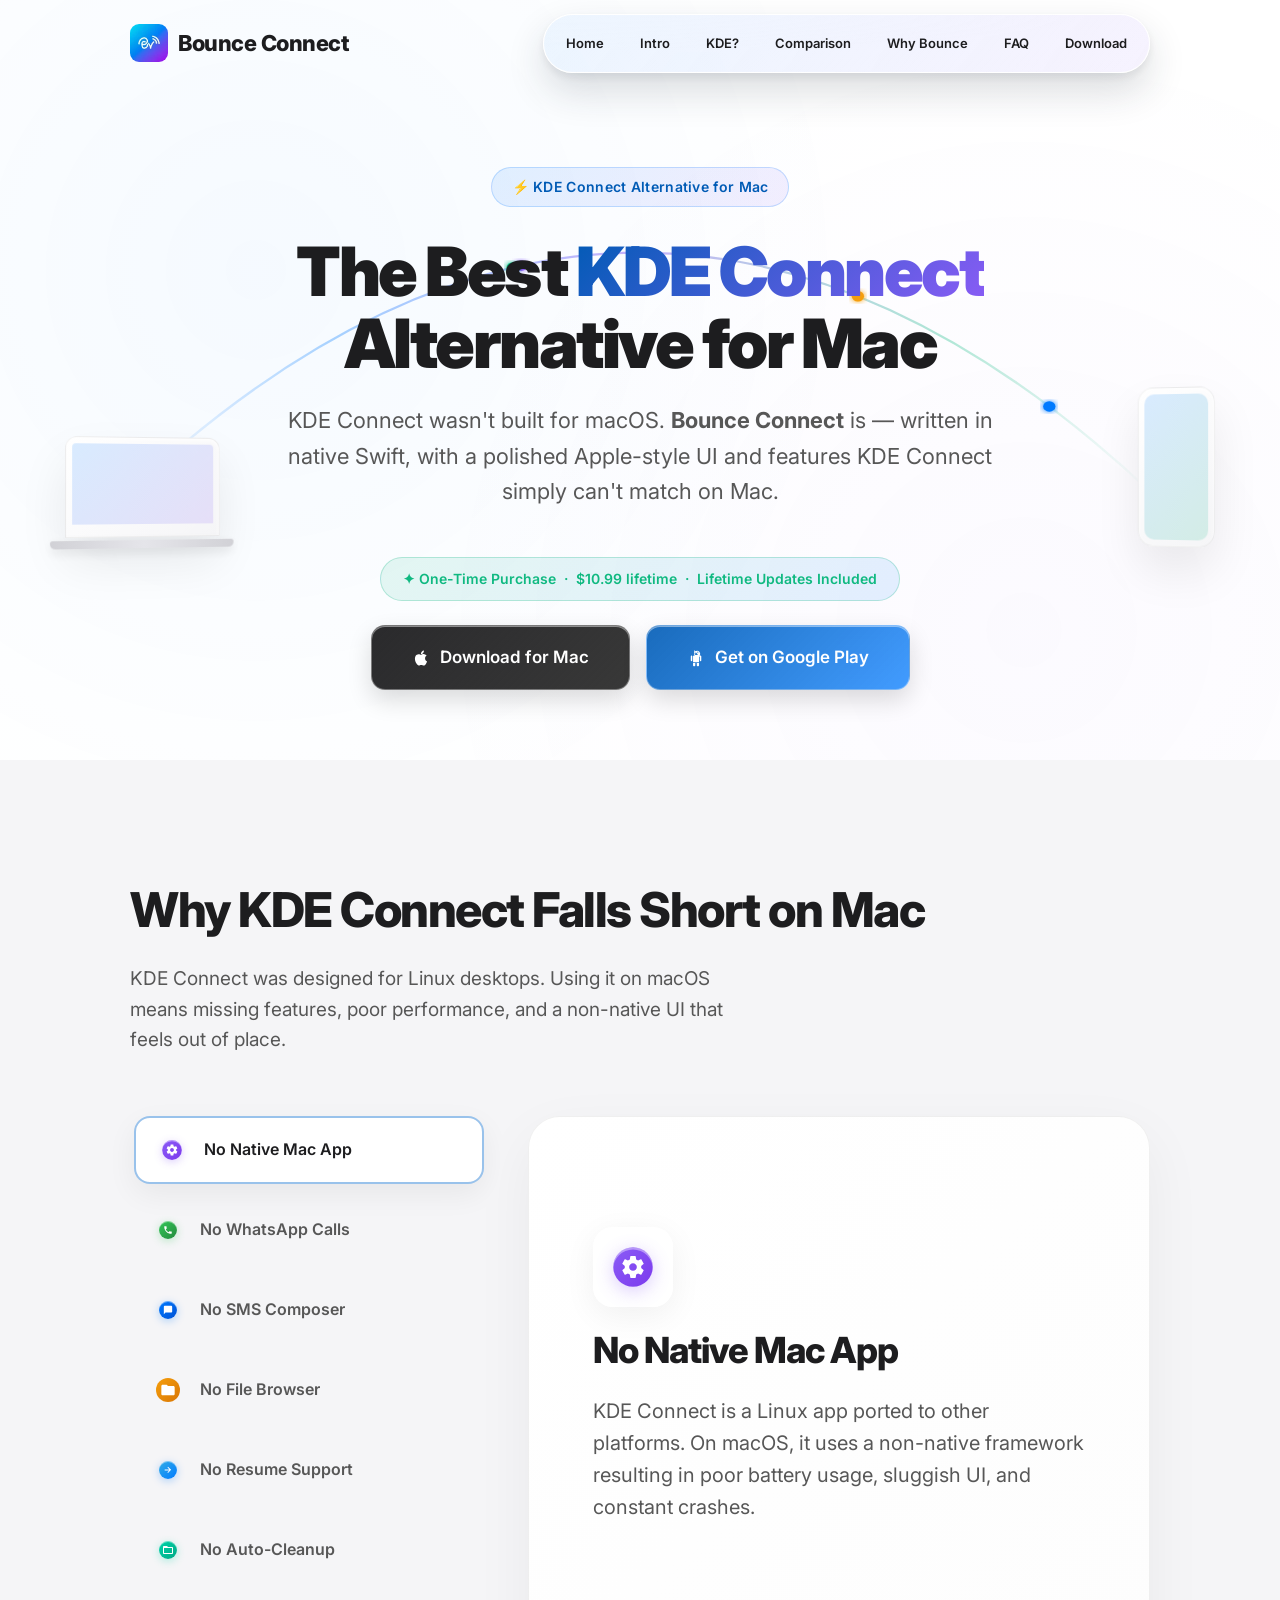
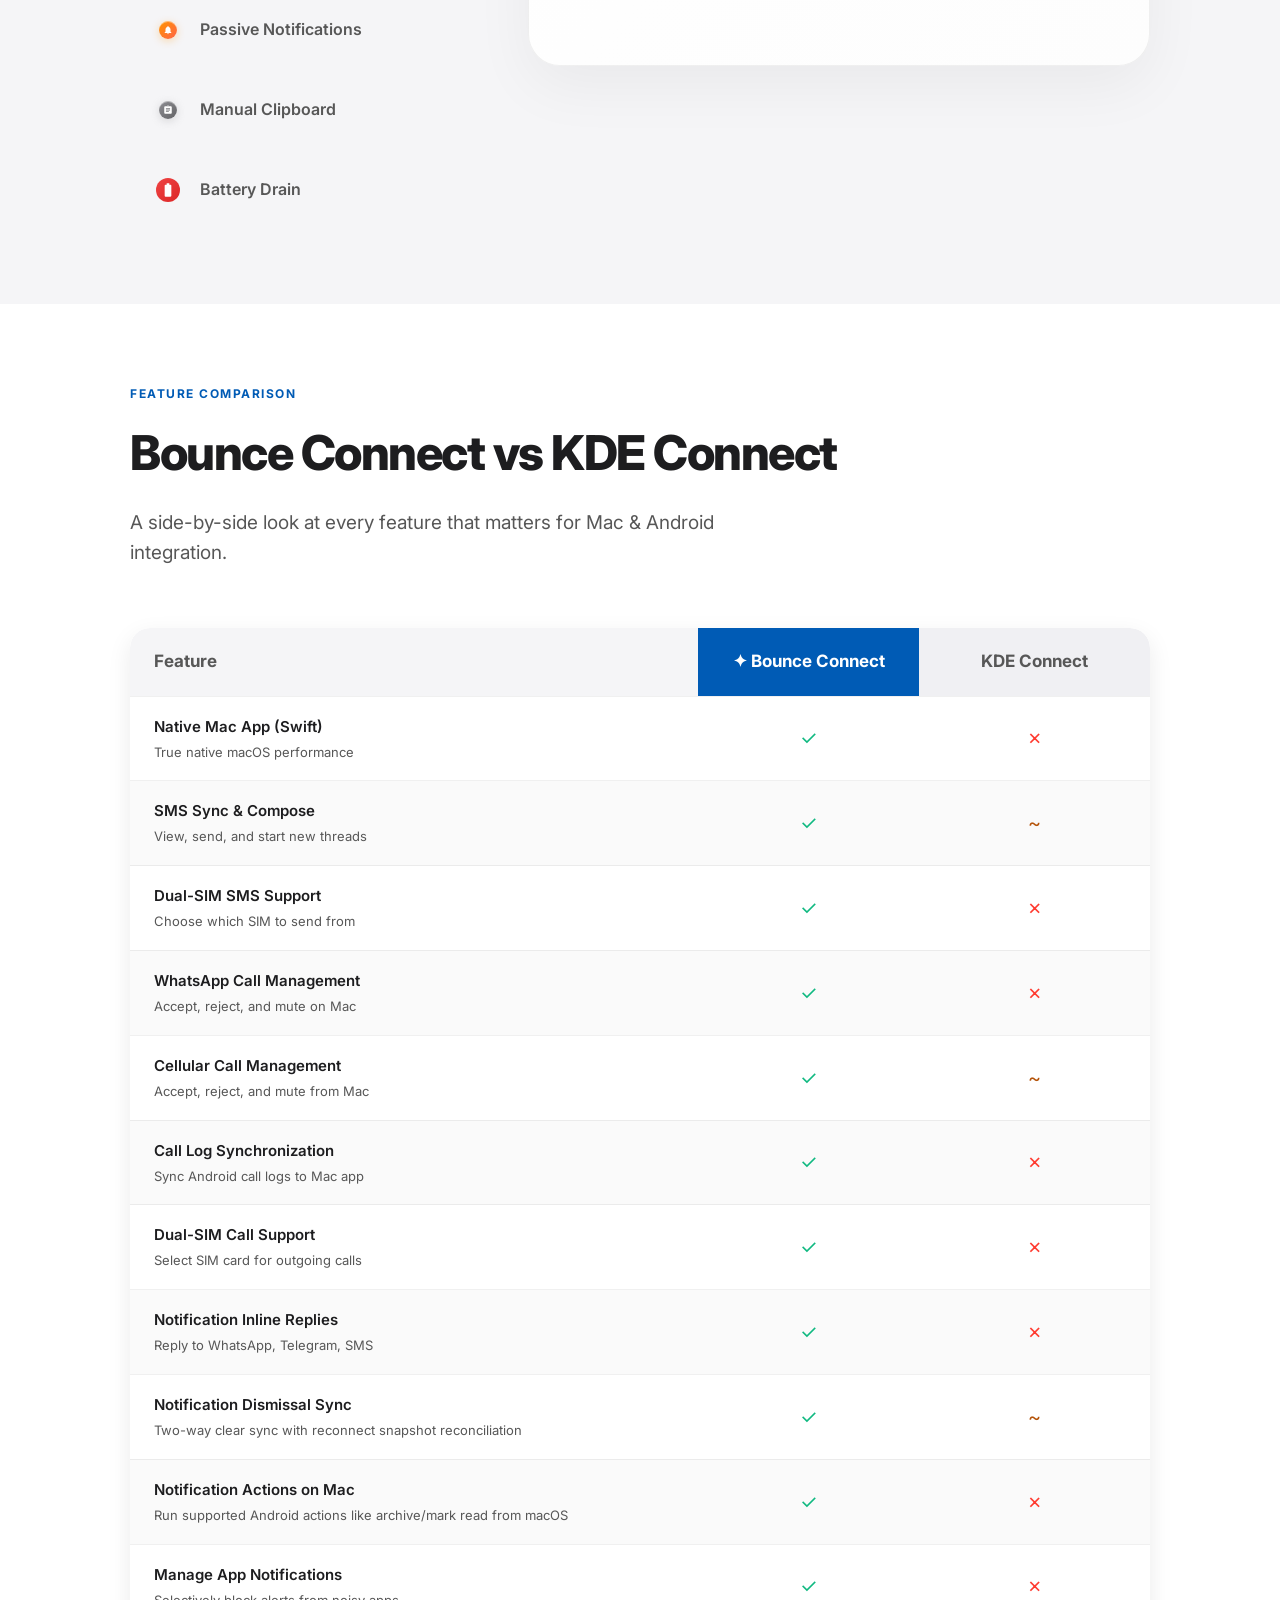
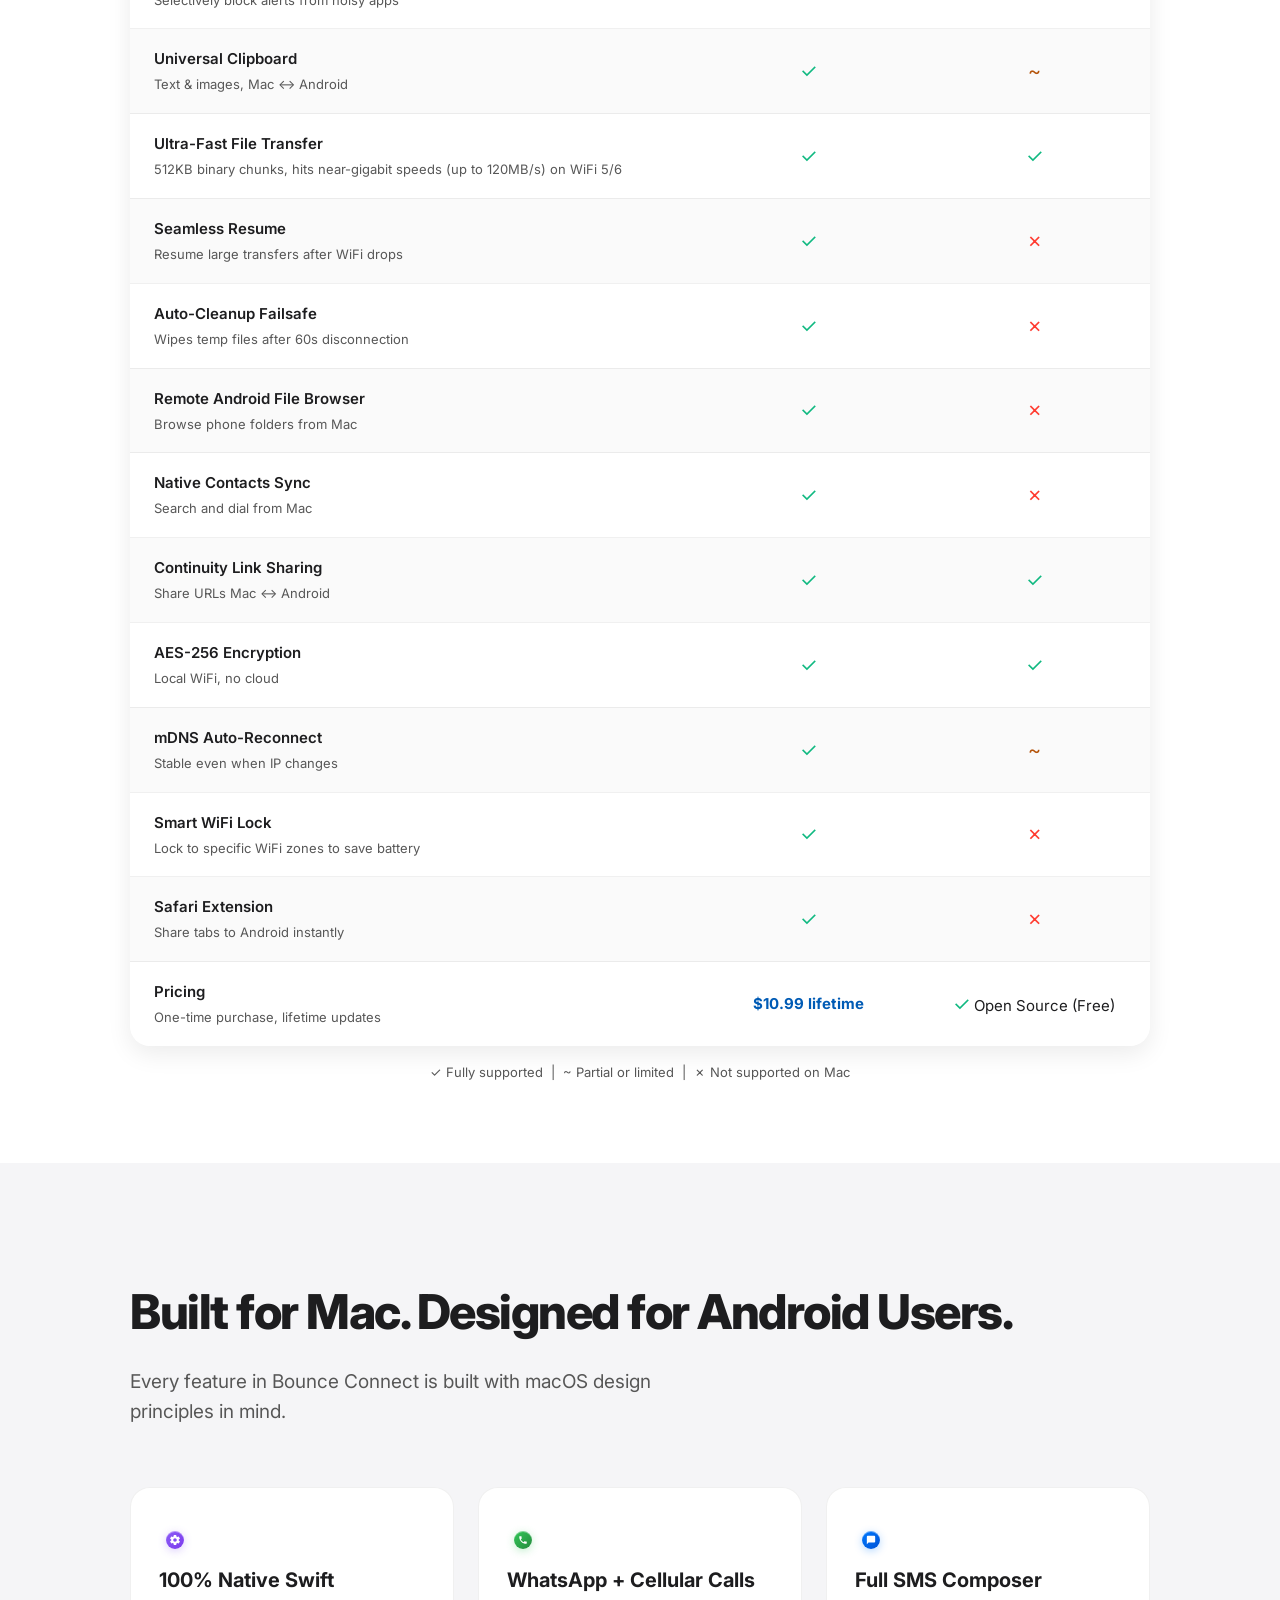
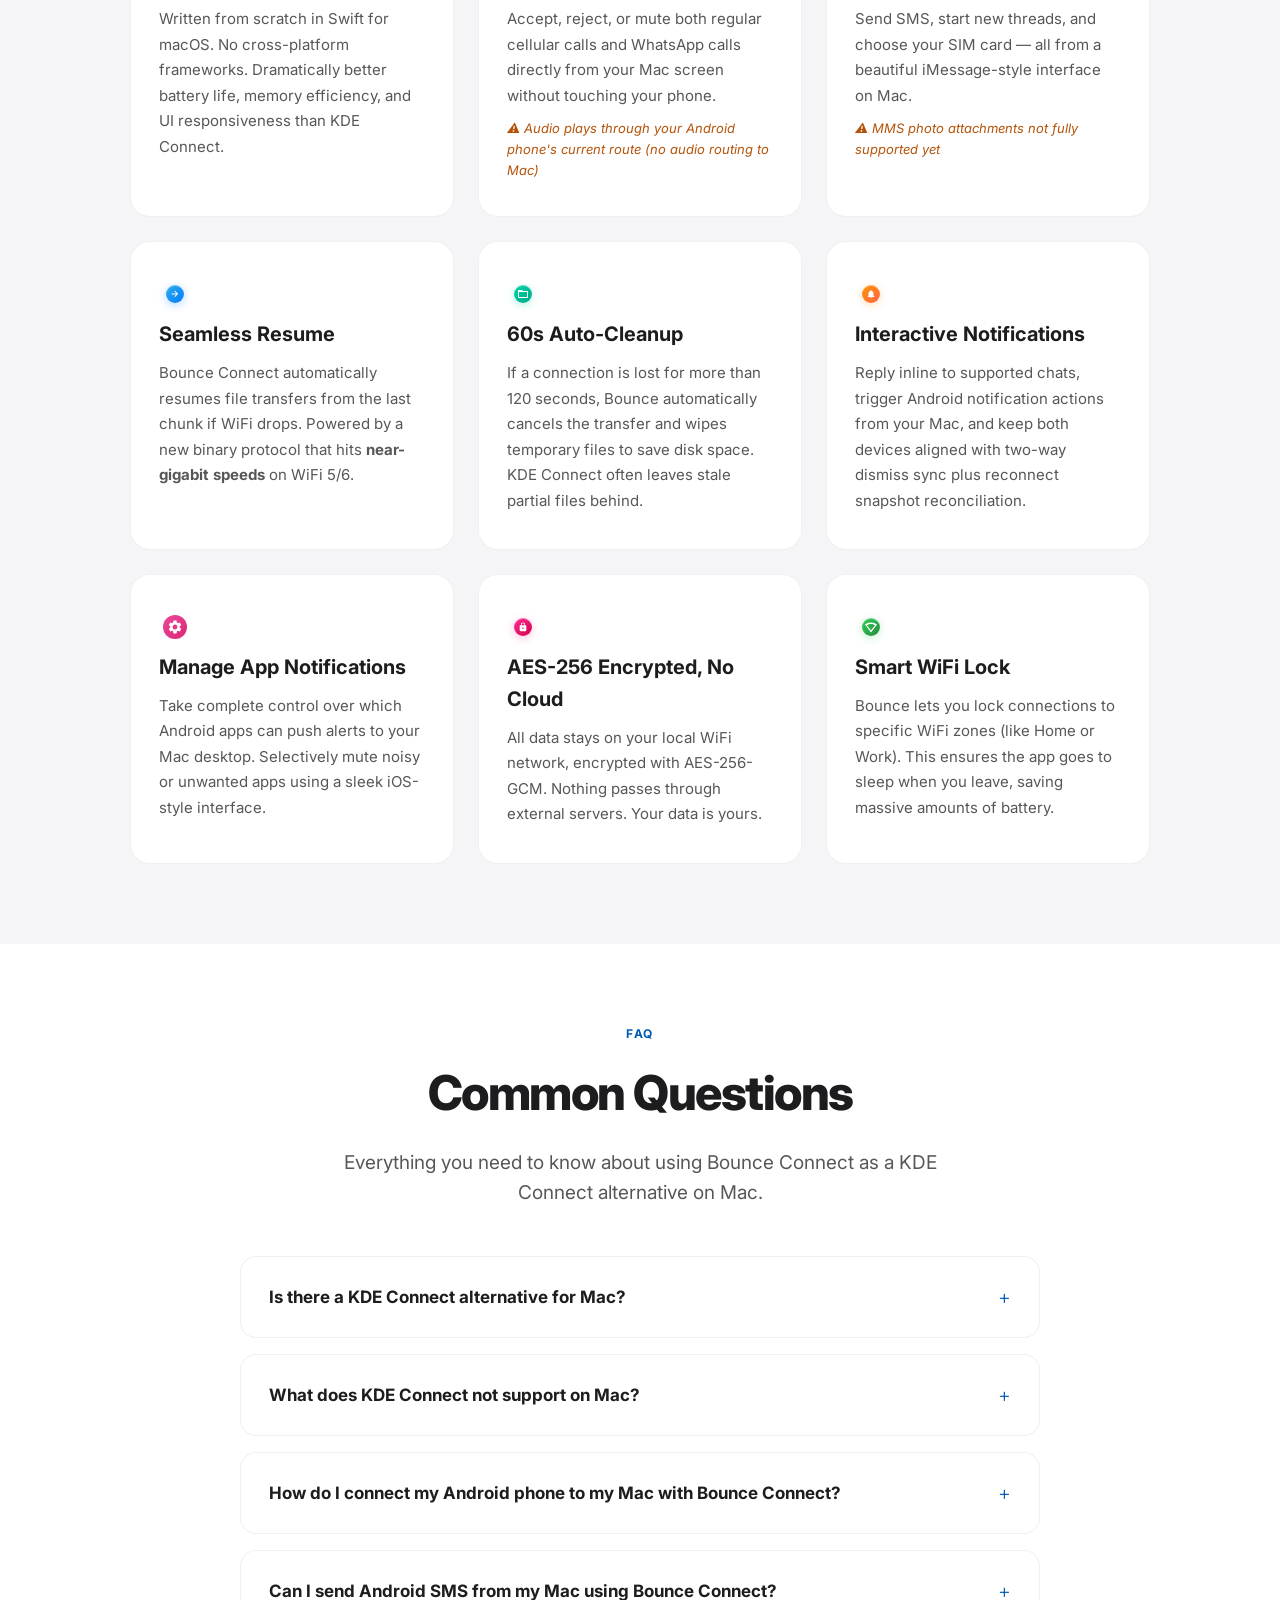
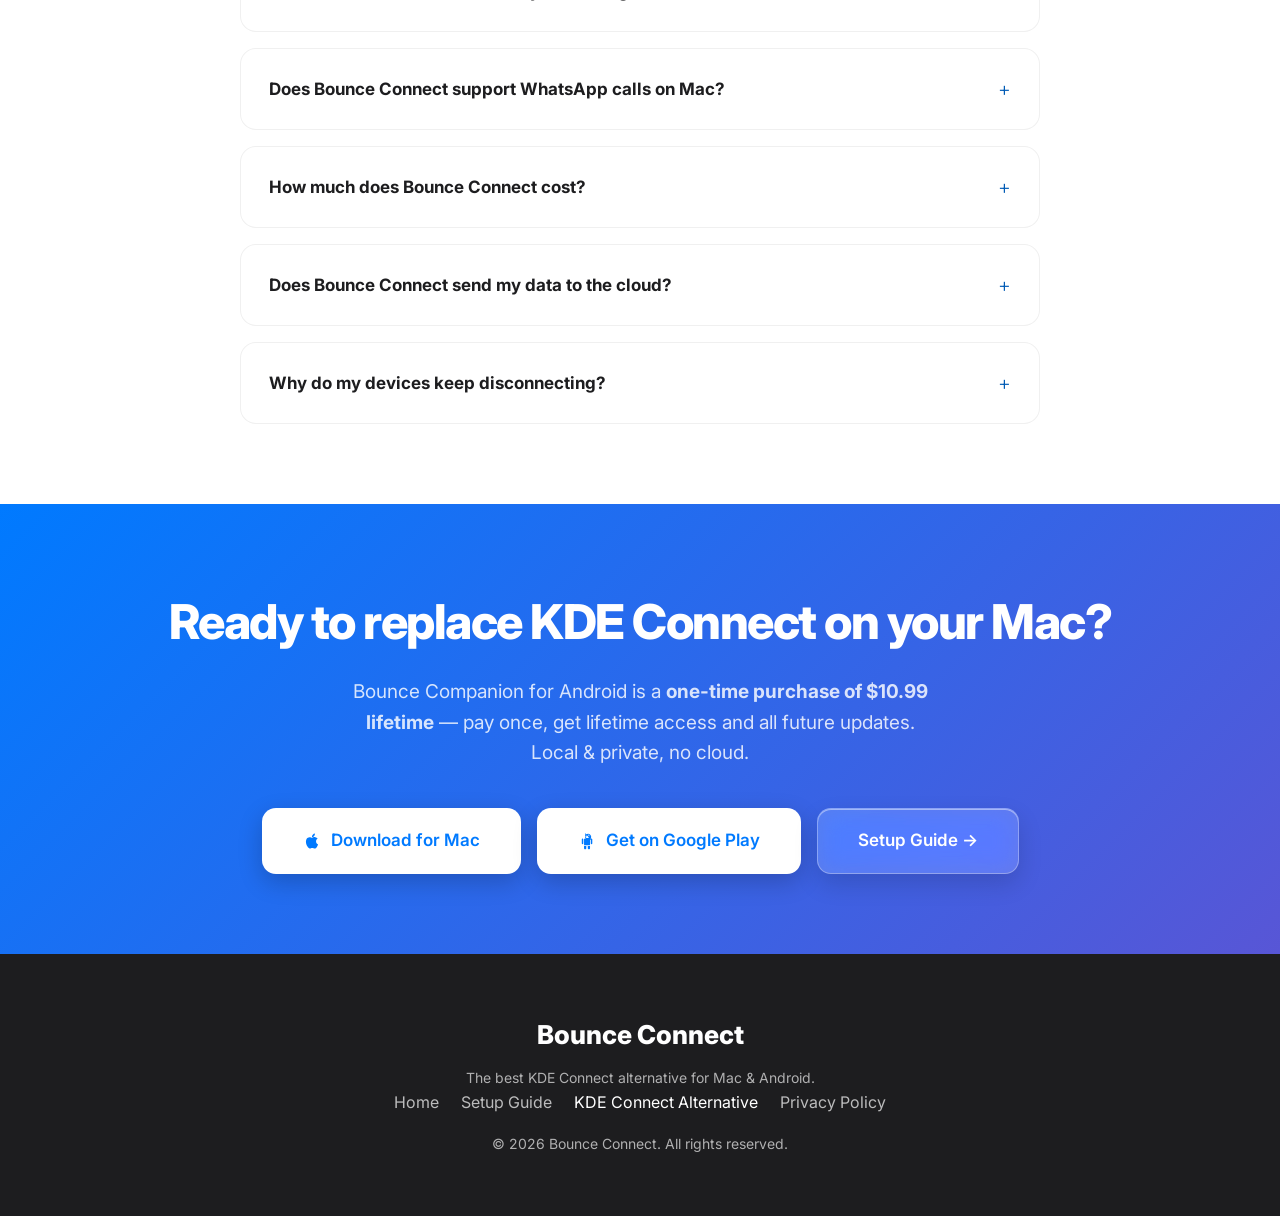
<file: kde-alternative.html>
<!DOCTYPE html>
<html lang="en">

<head>
    <meta charset="UTF-8">
    <link rel="dns-prefetch" href="https://fonts.googleapis.com">
    <link rel="dns-prefetch" href="https://fonts.gstatic.com">
    <link rel="preconnect" href="https://fonts.googleapis.com">
    <link rel="preconnect" href="https://fonts.gstatic.com" crossorigin>
    <link rel="icon" href="/favicon.png" type="image/png">
    <link rel="shortcut icon" href="/favicon.png" type="image/png">
    <link rel="apple-touch-icon" href="/logo.webp">
    <meta name="viewport" content="width=device-width, initial-scale=1.0">

    <!-- Primary SEO -->
    <title>Best KDE Connect Alternative for Mac (2026) &#8211; Bounce Connect</title>
    <meta name="description"
        content="Best KDE Connect alternative for Mac — connect Android &amp; Mac wirelessly with SMS, calls, files, and actionable notifications with bidirectional sync. $10.99 lifetime.">
    <meta name="keywords"
        content="bounce connect, KDE connect alternative mac, android macbook integration, imessage for android mac, phone link macbook android, android sms on mac, mirror android notifications, pushbullet alternative, cross platform sync, receive android texts">
    <meta name="robots" content="index, follow">
    <meta name="author" content="Bounce Connect">
    <meta name="theme-color" content="#007aff">
    <link rel="canonical" href="https://bounceconnect.app/kde-alternative.html">

    <!-- Open Graph -->
    <meta property="og:type" content="article">
    <meta property="og:url" content="https://bounceconnect.app/kde-alternative.html">
    <meta property="og:site_name" content="Bounce Connect">
    <meta property="og:title" content="Best KDE Connect Alternative for Mac &#8211; Bounce Connect">
    <meta property="og:description"
        content="Bounce Connect is the best KDE Connect alternative for macOS. Native Swift app with SMS sync, WhatsApp calls, Android notification actions on Mac, and two-way dismiss sync over local WiFi.">
    <meta property="og:image" content="https://bounceconnect.app/logo.webp">
    <meta property="og:locale" content="en_US">

    <!-- Twitter Card -->
    <meta name="twitter:card" content="summary_large_image">
    <meta name="twitter:title" content="Best KDE Connect Alternative for Mac &#8211; Bounce Connect">
    <meta name="twitter:description"
        content="Native macOS app to connect Android and Mac with SMS, calls, files, and actionable notifications with reconnect-safe sync. No cloud.">
    <meta name="twitter:image" content="https://bounceconnect.app/logo.webp">


    <!-- JSON-LD: BreadcrumbList -->
    <script type="application/ld+json">
    {
      "@context": "https://schema.org",
      "@type": "BreadcrumbList",
      "itemListElement": [
        {
          "@type": "ListItem",
          "position": 1,
          "name": "Home",
          "item": "https://bounceconnect.app/"
        },
        {
          "@type": "ListItem",
          "position": 2,
          "name": "KDE Connect Alternative for Mac",
          "item": "https://bounceconnect.app/kde-alternative.html"
        }
      ]
    }
    </script>
    <!-- JSON-LD: Article -->
    <script type="application/ld+json">
    {
      "@context": "https://schema.org",
      "@type": "Article",
      "headline": "Best KDE Connect Alternative for Mac (2026) — Bounce Connect",
            "description": "A comprehensive comparison of Bounce Connect vs KDE Connect for macOS users, including notification action bridging, bidirectional dismissal sync, and reconnect-safe notification reconciliation.",
      "url": "https://bounceconnect.app/kde-alternative.html",
      "image": "https://bounceconnect.app/logo.webp",
      "author": {
        "@type": "Organization",
        "name": "Bounce Connect",
        "url": "https://bounceconnect.app/"
      },
      "publisher": {
        "@type": "Organization",
        "name": "Bounce Connect",
        "url": "https://bounceconnect.app/"
      },
      "datePublished": "2026-03-01T00:00:00+05:30",
      "dateModified": "2026-03-01T00:00:00+05:30"
    }
    </script>

    <!-- JSON-LD: FAQPage -->
    <script type="application/ld+json">
    {
      "@context": "https://schema.org",
      "@type": "FAQPage",
      "mainEntity": [
        {
          "@type": "Question",
          "name": "Is there a KDE Connect alternative for Mac?",
          "acceptedAnswer": {
            "@type": "Answer",
            "text": "Yes. Bounce Connect is a purpose-built native macOS app that replaces KDE Connect for Mac users. It connects your Android phone to your Mac over local WiFi and supports SMS syncing, WhatsApp call management, notification mirroring with inline replies, granular app notification management, universal clipboard, wireless file transfer, remote Android file browser, and battery-saving Smart WiFi network lock tying."
          }
        },
        {
          "@type": "Question",
          "name": "What does KDE Connect not support on Mac?",
          "acceptedAnswer": {
            "@type": "Answer",
            "text": "KDE Connect does not have a native macOS app — it relies on a ported framework which results in poor performance and battery usage. It also lacks WhatsApp call support, does not let you browse your Android filesystem from Mac, does not support inline notification replies, and does not allow composing new SMS messages."
          }
        },
        {
          "@type": "Question",
          "name": "Does Bounce Connect work on Mac?",
          "acceptedAnswer": {
            "@type": "Answer",
            "text": "Yes. Bounce Connect is written entirely in native Swift for macOS and requires macOS 11 Big Sur or later. It is available as a Mac app paired with the Bounce Companion Android app from the Google Play Store."
          }
        },
        {
          "@type": "Question",
          "name": "How is Bounce Connect better than KDE Connect for Mac users?",
          "acceptedAnswer": {
            "@type": "Answer",
                        "text": "Bounce Connect is built natively for macOS (Swift), has a polished Apple-style UI, supports WhatsApp calls, lets you compose new SMS threads, provides a remote Android file browser, bridges Android notification actions to Mac, mirrors notification dismissals bidirectionally, and reconciles notification state after reconnect with an active snapshot — none of which KDE Connect offers on Mac."
          }
        }
      ]
    }
    </script>
    <link rel="preload" href="https://fonts.googleapis.com/css2?family=Inter:wght@400;600;700;800;900&display=swap"
        as="style" onload="this.onload=null;this.rel='stylesheet'">
    <noscript>
        <link rel="stylesheet"
            href="https://fonts.googleapis.com/css2?family=Inter:wght@400;600;700;800;900&display=swap">
    </noscript>

    <style>
        /* [kde-alternative.min.css content] */
        * {
            margin: 0;
            padding: 0;
            box-sizing: border-box;
        }

        :root {
            --bg-light: #ffffff;
            --bg-secondary: #f5f5f7;
            --bg-card: #ffffff;
            --border-color: rgba(0, 0, 0, 0.06);
            --text-primary: #1d1d1f;
            --text-secondary: #575757;
            --accent-cyan: #005bb5;
            --accent-blue: #005bb5;
            --accent-purple: #8b5cf6;
            --accent-green: #10b981;
            --accent-red: #ff3b30;
            --shadow-subtle: 0 2px 12px rgba(0, 0, 0, 0.04);
            --shadow-medium: 0 8px 24px rgba(0, 0, 0, 0.08);
            --shadow-large: 0 20px 40px rgba(0, 0, 0, 0.1);
        }

        html {
            scroll-behavior: smooth;
        }

        body {
            font-family: 'Inter', -apple-system, BlinkMacSystemFont, sans-serif;
            background: var(--bg-light);
            color: var(--text-primary);
            line-height: 1.6;
            overflow-x: hidden;
            -webkit-font-smoothing: antialiased;
        }

        body::before {
            content: '';
            position: fixed;
            top: 0;
            left: 0;
            width: 100%;
            height: 100%;
            background: radial-gradient(circle at 20% 30%, rgba(0, 122, 255, 0.04) 0%, transparent 50%), radial-gradient(circle at 80% 70%, rgba(139, 92, 246, 0.03) 0%, transparent 50%);
            z-index: -1;
            pointer-events: none;
        }

        @keyframes fadeInUp {
            from {
                opacity: 0;
                transform: translateY(30px);
            }

            to {
                opacity: 1;
                transform: translateY(0);
            }
        }

        .animate-on-scroll {
            opacity: 0;
        }

        .animate-on-scroll.visible {
            animation: fadeInUp 0.8s cubic-bezier(0.4, 0, 0.2, 1) forwards;
        }

        .container {
            max-width: 1100px;
            margin: 0 auto;
            padding: 0 40px;
        }

        header {
            padding: 14px 0;
            position: sticky;
            top: 0;
            background: transparent;
            border-bottom: none;
            z-index: 1000;
            transition: all 0.3s ease;
        }

        header.scrolled {
            padding: 10px 0;
            background: rgba(255, 255, 255, 0.88);
            backdrop-filter: blur(20px) saturate(180%);
            -webkit-backdrop-filter: blur(20px) saturate(180%);
            border-bottom: 1px solid rgba(0, 0, 0, 0.06);
            box-shadow: 0 2px 16px rgba(0, 0, 0, 0.08);
        }

        .header-content {
            display: flex;
            justify-content: space-between;
            align-items: center;
            gap: 12px;
        }

        .logo-container {
            display: flex;
            align-items: center;
            gap: 10px;
            text-decoration: none;
        }

        .logo-img {
            width: 38px;
            height: 38px;
            border-radius: 9px;
            object-fit: cover;
        }

        .logo {
            font-size: 22px;
            font-weight: 800;
            color: var(--text-primary);
            letter-spacing: -0.5px;
        }

        .back-link {
            color: var(--accent-cyan);
            text-decoration: none;
            font-weight: 600;
            font-size: 15px;
            padding: 8px 16px;
            border-radius: 999px;
            transition: all 0.25s ease;
            display: flex;
            align-items: center;
            gap: 6px;
            border: 1px solid rgba(255, 255, 255, 0.5);
            background: linear-gradient(135deg, rgba(255, 255, 255, 0.78), rgba(0, 122, 255, 0.1));
            backdrop-filter: blur(18px) saturate(180%);
            -webkit-backdrop-filter: blur(18px) saturate(180%);
            box-shadow: inset 0 1px 0 rgba(255, 255, 255, 0.84), inset 0 -1px 0 rgba(255, 255, 255, 0.18), 0 14px 30px rgba(15, 23, 42, 0.1);
        }

        .back-link:hover {
            background: linear-gradient(135deg, rgba(255, 255, 255, 0.84), rgba(0, 122, 255, 0.16));
            transform: translateY(-2px);
            box-shadow: inset 0 1px 0 rgba(255, 255, 255, 0.9), inset 0 -1px 0 rgba(255, 255, 255, 0.22), 0 18px 36px rgba(0, 122, 255, 0.14);
        }

        .hero {
            padding: 100px 0 70px;
            text-align: center;
        }

        .hero-tag {
            display: inline-block;
            background: linear-gradient(135deg, rgba(0, 122, 255, 0.1), rgba(139, 92, 246, 0.1));
            color: var(--accent-cyan);
            border: 1px solid rgba(0, 122, 255, 0.2);
            padding: 8px 20px;
            border-radius: 50px;
            font-size: 14px;
            font-weight: 600;
            letter-spacing: 0.3px;
            margin-bottom: 28px;
        }

        h1 {
            font-size: 68px;
            font-weight: 900;
            line-height: 1.06;
            margin-bottom: 24px;
            color: var(--text-primary);
            letter-spacing: -2.5px;
            animation: fadeInUp 0.4s cubic-bezier(0.4, 0, 0.2, 1) forwards;
        }

        h1 span {
            background: linear-gradient(135deg, var(--accent-cyan), var(--accent-purple));
            -webkit-background-clip: text;
            -webkit-text-fill-color: transparent;
            background-clip: text;
        }

        .hero-subtitle {
            font-size: 22px;
            color: var(--text-secondary);
            max-width: 720px;
            margin: 0 auto 48px;
            line-height: 1.6;
            animation: fadeInUp 0.8s cubic-bezier(0.4, 0, 0.2, 1) 0.25s backwards;
        }

        .cta-buttons {
            display: flex;
            gap: 16px;
            justify-content: center;
            flex-wrap: wrap;
            animation: fadeInUp 0.8s cubic-bezier(0.4, 0, 0.2, 1) 0.4s backwards;
        }

        .btn {
            padding: 18px 40px;
            font-size: 17px;
            font-weight: 600;
            border: 1px solid rgba(255, 255, 255, 0.24);
            border-radius: 14px;
            cursor: pointer;
            text-decoration: none;
            display: inline-flex;
            align-items: center;
            gap: 10px;
            transition: all 0.35s cubic-bezier(0.4, 0, 0.2, 1);
            position: relative;
            overflow: hidden;
            backdrop-filter: blur(18px) saturate(180%);
            -webkit-backdrop-filter: blur(18px) saturate(180%);
            box-shadow: inset 0 1px 0 rgba(255, 255, 255, 0.26), inset 0 -1px 0 rgba(255, 255, 255, 0.08), 0 14px 32px rgba(15, 23, 42, 0.16);
        }

        .btn-primary {
            background: linear-gradient(135deg, rgba(29, 29, 31, 0.94), rgba(0, 0, 0, 0.78));
            color: white;
            border-color: rgba(255, 255, 255, 0.18);
            box-shadow: inset 0 1px 0 rgba(255, 255, 255, 0.14), inset 0 -1px 0 rgba(255, 255, 255, 0.06), 0 16px 34px rgba(0, 0, 0, 0.24);
        }

        .btn-primary:hover {
            transform: translateY(-3px) scale(1.02);
            box-shadow: inset 0 1px 0 rgba(255, 255, 255, 0.18), inset 0 -1px 0 rgba(255, 255, 255, 0.08), 0 20px 42px rgba(0, 0, 0, 0.28);
        }

        .btn-secondary {
            background: linear-gradient(135deg, rgba(0, 91, 181, 0.9), rgba(0, 122, 255, 0.74));
            color: white;
            border-color: rgba(255, 255, 255, 0.24);
            box-shadow: inset 0 1px 0 rgba(255, 255, 255, 0.2), inset 0 -1px 0 rgba(255, 255, 255, 0.08), 0 16px 34px rgba(0, 122, 255, 0.24);
        }

        .btn-secondary:hover {
            transform: translateY(-3px) scale(1.02);
            box-shadow: inset 0 1px 0 rgba(255, 255, 255, 0.24), inset 0 -1px 0 rgba(255, 255, 255, 0.1), 0 20px 42px rgba(0, 122, 255, 0.32);
        }

        section {
            padding: 80px 0;
        }

        section.alt {
            background: var(--bg-secondary);
        }

        .section-label {
            font-size: 12px;
            font-weight: 700;
            letter-spacing: 1.5px;
            text-transform: uppercase;
            color: var(--accent-cyan);
            margin-bottom: 12px;
        }

        h2 {
            font-size: 48px;
            font-weight: 800;
            letter-spacing: -1.5px;
            margin-bottom: 16px;
        }

        .section-sub {
            font-size: 19px;
            color: var(--text-secondary);
            max-width: 600px;
            line-height: 1.6;
            margin-bottom: 60px;
        }

        .comparison-table {
            width: 100%;
            border-collapse: collapse;
            border-radius: 20px;
            overflow: hidden;
            box-shadow: var(--shadow-medium);
        }

        .comparison-table th {
            padding: 20px 24px;
            font-size: 17px;
            font-weight: 700;
            text-align: left;
        }

        .comparison-table th:first-child {
            background: var(--bg-secondary);
            color: var(--text-secondary);
        }

        .comparison-table th.col-bounce {
            background: linear-gradient(135deg, var(--accent-cyan), var(--accent-blue));
            color: white;
            text-align: center;
        }

        .comparison-table th.col-kde {
            background: #f0f0f3;
            color: var(--text-secondary);
            text-align: center;
        }

        .comparison-table td {
            padding: 18px 24px;
            font-size: 15px;
            border-top: 1px solid var(--border-color);
            background: white;
        }

        .comparison-table td:not(:first-child) {
            text-align: center;
        }

        .comparison-table tr:nth-child(even) td {
            background: #fafafa;
        }

        .comparison-table tr:hover td {
            background: rgba(0, 122, 255, 0.02);
        }

        .feature-name {
            font-weight: 600;
            color: var(--text-primary);
        }

        .feature-note {
            font-size: 13px;
            color: var(--text-secondary);
            margin-top: 3px;
        }

        .check {
            color: var(--accent-green);
            font-size: 20px;
        }

        .cross {
            color: var(--accent-red);
            font-size: 20px;
        }

        .partial {
            color: #b45309;
            font-size: 20px;
        }

        .features-grid {
            display: grid;
            grid-template-columns: repeat(auto-fit, minmax(300px, 1fr));
            gap: 24px;
        }

        .feat-card {
            background: white;
            border: 1px solid var(--border-color);
            border-radius: 20px;
            padding: 36px 28px;
            transition: all 0.4s cubic-bezier(0.4, 0, 0.2, 1);
            position: relative;
            overflow: hidden;
        }

        .feat-card:hover {
            transform: translateY(-6px);
            box-shadow: var(--shadow-large);
            border-color: transparent;
        }

        .feat-icon {
            font-size: 42px;
            margin-bottom: 18px;
            display: block;
        }

        .feat-title {
            font-size: 20px;
            font-weight: 700;
            margin-bottom: 10px;
        }

        .feat-desc {
            font-size: 15px;
            color: var(--text-secondary);
            line-height: 1.7;
        }

        .feat-limit {
            font-size: 13px;
            color: #b45309;
            margin-top: 10px;
            font-style: italic;
        }

        .faq-list {
            max-width: 800px;
            margin: 0 auto;
            display: flex;
            flex-direction: column;
            gap: 16px;
        }

        details {
            background: white;
            border-radius: 16px;
            border: 1px solid var(--border-color);
            padding: 24px 28px;
            transition: box-shadow 0.3s, transform 0.3s;
        }

        details:hover {
            box-shadow: var(--shadow-medium);
            transform: translateY(-2px);
        }

        details[open] {
            box-shadow: var(--shadow-medium);
        }

        summary {
            font-size: 17px;
            font-weight: 700;
            color: var(--text-primary);
            cursor: pointer;
            list-style: none;
            display: flex;
            justify-content: space-between;
            align-items: center;
            gap: 16px;
        }

        summary::-webkit-details-marker {
            display: none;
        }

        .summary-icon {
            font-size: 20px;
            font-weight: 300;
            color: var(--accent-cyan);
            flex-shrink: 0;
            transition: transform 0.3s;
        }

        details[open] .summary-icon {
            transform: rotate(45deg);
        }

        details p {
            margin-top: 14px;
            color: var(--text-secondary);
            line-height: 1.75;
            font-size: 15px;
        }

        footer {
            padding: 60px 0;
            background: var(--text-primary);
            color: white;
            text-align: center;
        }

        .footer-logo {
            font-size: 26px;
            font-weight: 800;
            margin-bottom: 12px;
        }

        footer p {
            font-size: 14px;
            opacity: 0.65;
            margin-top: 8px;
        }

        .footer-nav {
            display: flex;
            gap: 22px;
            justify-content: center;
            flex-wrap: wrap;
            margin-bottom: 18px;
        }

        .footer-nav a {
            color: rgba(255, 255, 255, 0.7);
            text-decoration: none;
            transition: color 0.2s ease;
        }

        .footer-nav a:hover,
        .footer-nav a.active {
            color: #fff;
        }

        .breadcrumb {
            font-size: 14px;
            color: var(--text-secondary);
            margin-bottom: 20px;
        }

        .breadcrumb a {
            color: var(--accent-cyan);
            text-decoration: none;
        }

        .breadcrumb a:hover {
            text-decoration: underline;
        }

        .breadcrumb span {
            margin: 0 6px;
        }

        .feature-swipe-hint {
            display: none;
        }

        .interactive-feature-layout {
            display: grid;
            grid-template-columns: 350px 1fr;
            gap: 48px;
            margin-top: 60px;
            align-items: start;
        }

        .feature-sidebar {
            display: flex;
            flex-direction: column;
            gap: 12px;
        }

        .feature-tab {
            display: flex;
            align-items: center;
            gap: 16px;
            padding: 16px 20px;
            border-radius: 16px;
            cursor: pointer;
            background: transparent;
            border: 2px solid transparent;
            transition: all 0.3s cubic-bezier(0.4, 0, 0.2, 1);
            color: var(--text-secondary);
        }

        .feature-tab:hover {
            background: var(--bg-secondary);
            color: var(--text-primary);
        }

        .feature-tab.active {
            background: #ffffff;
            border-color: rgba(0, 102, 204, 0.4);
            color: var(--text-primary);
            box-shadow: 0 10px 30px rgba(0, 0, 0, 0.06);
            transform: translateX(4px);
        }

        .feature-tab-icon {
            font-size: 24px;
            display: flex;
            align-items: center;
            justify-content: center;
            width: 40px;
            height: 40px;
            background: var(--bg-secondary);
            border-radius: 12px;
            transition: all 0.3s ease;
        }

        .feature-tab.active .feature-tab-icon {
            background: linear-gradient(135deg, rgba(0, 102, 204, 0.1), rgba(139, 92, 246, 0.1));
            transform: scale(1.1);
        }

        .feature-tab-title {
            font-size: 16px;
            font-weight: 600;
        }

        .feature-detail-container {
            background: linear-gradient(135deg, #ffffff, #fdfdfd);
            border: 1px solid var(--border-color);
            border-radius: 32px;
            padding: 64px;
            box-shadow: 0 20px 60px rgba(0, 0, 0, 0.05);
            min-height: 550px;
            display: flex;
            align-items: center;
            position: sticky;
            top: 120px;
        }

        .feature-pane {
            display: none;
            width: 100%;
        }

        .feature-pane.active {
            display: block;
            animation: paneFadeScale 0.5s cubic-bezier(0.175, 0.885, 0.32, 1.275) forwards;
        }

        @keyframes paneFadeScale {
            from {
                opacity: 0;
                transform: translateY(20px) scale(0.98);
            }

            to {
                opacity: 1;
                transform: translateY(0) scale(1);
            }
        }

        .pane-icon {
            font-size: 72px;
            margin-bottom: 24px;
            line-height: 1;
            filter: drop-shadow(0 10px 20px rgba(0, 0, 0, 0.1));
        }

        .pane-title {
            font-size: 36px;
            font-weight: 800;
            margin-bottom: 24px;
            color: var(--text-primary);
            letter-spacing: -1px;
            line-height: 1.1;
        }

        .pane-desc {
            font-size: 20px;
            color: var(--text-secondary);
            line-height: 1.6;
            margin-bottom: 32px;
        }

        @media (max-width: 992px) {
            .interactive-feature-layout {
                grid-template-columns: 1fr;
                gap: 32px;
            }

            .feature-detail-container {
                position: static;
                padding: 40px 30px;
                min-height: auto;
            }

            .pane-title {
                font-size: 32px;
            }

            .pane-desc {
                font-size: 18px;
            }

            @keyframes scrollHint {

                0%,
                100% {
                    transform: translateX(0);
                }

                10%,
                30% {
                    transform: translateX(-15px);
                }

                20%,
                40% {
                    transform: translateX(0);
                }
            }

            .feature-sidebar {
                display: flex;
                flex-direction: row;
                overflow-x: auto;
                overflow-y: hidden;
                padding-bottom: 12px;
                gap: 12px;
                scroll-snap-type: x mandatory;
                -webkit-overflow-scrolling: touch;
                scrollbar-width: none;
                /* Firefox */
                animation: scrollHint 3s cubic-bezier(0.4, 0, 0.2, 1) 1s infinite;
            }

            .feature-sidebar.user-scrolled {
                animation: none !important;
            }

            .feature-sidebar::-webkit-scrollbar {
                display: none;
                /* Chrome, Safari */
            }

            .feature-tab {
                flex: 0 0 calc(85% - 24px);
                /* Show current card and peek of next */
                scroll-snap-align: start;
            }

            .feature-swipe-hint {
                display: block;
                text-align: center;
                font-size: 13px;
                color: #333333;
                margin-bottom: 12px;
                font-weight: 500;
                opacity: 1;
                animation: scrollHint 3s cubic-bezier(0.4, 0, 0.2, 1) 1s infinite;
            }

            .feature-swipe-hint.user-scrolled {
                animation: none !important;
                opacity: 0;
                transition: opacity 0.4s ease;
                pointer-events: none;
            }
        }

        /* ── Download Modals ── */
        .download-modal {
            position: fixed;
            inset: 0;
            background: rgba(0, 0, 0, 0.4);
            backdrop-filter: blur(8px);
            -webkit-backdrop-filter: blur(8px);
            display: flex;
            align-items: center;
            justify-content: center;
            z-index: 10001;
            opacity: 0;
            visibility: hidden;
            transition: all 0.4s cubic-bezier(0.32, 0.72, 0, 1);
        }

        .download-modal.active {
            opacity: 1;
            visibility: visible;
        }

        .modal-content {
            background: rgba(255, 255, 255, 0.98);
            backdrop-filter: blur(20px);
            -webkit-backdrop-filter: blur(20px);
            border-radius: 32px;
            padding: 40px;
            max-width: 440px;
            width: 90%;
            max-height: 90vh;
            overflow-y: auto;
            text-align: center;
            box-shadow: 0 0 0 1px rgba(0, 0, 0, 0.05), 0 24px 60px rgba(0, 0, 0, 0.2);
            transform: scale(0.92) translateY(10px);
            transition: transform 0.5s cubic-bezier(0.34, 1.56, 0.64, 1);
            position: relative;
        }

        .download-modal.active .modal-content {
            transform: scale(1) translateY(0);
        }

        .modal-icon {
            width: 64px;
            height: 64px;
            margin: 0 auto 20px;
            background: linear-gradient(135deg, #00c2ff, #007aff);
            border-radius: 18px;
            display: flex;
            align-items: center;
            justify-content: center;
            color: white;
            box-shadow: 0 8px 20px rgba(0, 122, 255, 0.2);
        }

        .modal-icon svg {
            width: 32px;
            height: 32px;
        }

        .modal-title {
            font-size: 26px;
            font-weight: 800;
            margin-bottom: 12px;
            color: #1d1d1f;
            letter-spacing: -0.5px;
        }

        .modal-body {
            font-size: 15px;
            color: #555;
            line-height: 1.7;
            text-align: left;
        }

        .modal-body ol {
            padding-left: 20px;
            margin: 16px 0;
        }

        .modal-body li {
            margin-bottom: 10px;
        }

        .modal-body p {
            margin-bottom: 12px;
        }

        .modal-close-icon {
            position: absolute;
            top: 20px;
            right: 20px;
            width: 32px;
            height: 32px;
            background: rgba(0, 0, 0, 0.05);
            border-radius: 50%;
            display: flex;
            align-items: center;
            justify-content: center;
            cursor: pointer;
            font-size: 14px;
            color: #888;
            transition: all 0.2s ease;
            z-index: 10;
        }

        .modal-close-icon:hover {
            background: rgba(0, 0, 0, 0.1);
            color: #1d1d1f;
        }

        .btn-modal-mac {
            display: inline-flex;
            align-items: center;
            justify-content: center;
            gap: 10px;
            width: 100%;
            margin-top: 20px;
            padding: 16px 28px;
            background: linear-gradient(135deg, rgba(29, 29, 31, 0.94), rgba(0, 0, 0, 0.78));
            color: white;
            font-size: 16px;
            font-weight: 600;
            border-radius: 14px;
            text-decoration: none;
            border: 1px solid rgba(255, 255, 255, 0.18);
            backdrop-filter: blur(18px) saturate(180%);
            -webkit-backdrop-filter: blur(18px) saturate(180%);
            box-shadow: inset 0 1px 0 rgba(255, 255, 255, 0.14), inset 0 -1px 0 rgba(255, 255, 255, 0.06), 0 16px 34px rgba(0, 0, 0, 0.24);
            transition: all 0.3s ease;
        }

        .btn-modal-mac:hover {
            transform: translateY(-2px);
            box-shadow: inset 0 1px 0 rgba(255, 255, 255, 0.18), inset 0 -1px 0 rgba(255, 255, 255, 0.08), 0 20px 42px rgba(0, 0, 0, 0.28);
        }

        .btn-modal-android {
            display: inline-flex;
            align-items: center;
            justify-content: center;
            gap: 10px;
            width: 100%;
            margin-top: 20px;
            padding: 16px 28px;
            background: linear-gradient(135deg, rgba(0, 194, 255, 0.88), rgba(0, 122, 255, 0.74));
            color: white;
            font-size: 16px;
            font-weight: 600;
            border-radius: 14px;
            text-decoration: none;
            border: 1px solid rgba(255, 255, 255, 0.24);
            backdrop-filter: blur(18px) saturate(180%);
            -webkit-backdrop-filter: blur(18px) saturate(180%);
            box-shadow: inset 0 1px 0 rgba(255, 255, 255, 0.2), inset 0 -1px 0 rgba(255, 255, 255, 0.08), 0 16px 34px rgba(0, 122, 255, 0.24);
            transition: all 0.3s ease;
        }

        .btn-modal-android:hover {
            transform: translateY(-2px);
            box-shadow: inset 0 1px 0 rgba(255, 255, 255, 0.24), inset 0 -1px 0 rgba(255, 255, 255, 0.1), 0 20px 42px rgba(0, 122, 255, 0.32);
        }

        @media (max-width: 768px) {
            .modal-content {
                padding: 24px 20px;
                max-height: 85vh;
                border-radius: 24px;
            }

            .modal-close-icon {
                top: 12px;
                right: 12px;
            }

            .modal-icon {
                width: 48px;
                height: 48px;
                margin-bottom: 12px;
            }

            .modal-icon svg {
                width: 24px;
                height: 24px;
            }

            .modal-title {
                font-size: 20px;
                margin-bottom: 8px;
            }
        }

        @media (max-width:768px) {
            h1 {
                font-size: 42px;
                letter-spacing: -1.5px;
            }

            h2 {
                font-size: 34px;
            }

            .container {
                padding: 0 20px;
            }

            .hero {
                padding: 70px 0 50px;
            }

            .comparison-table {
                font-size: 13px;
            }

            .comparison-table th,
            .comparison-table td {
                padding: 14px 12px;
            }
        }

        .liquid-nav {
            position: relative;
            isolation: isolate;
            overflow: hidden;
            display: flex;
            align-items: center;
            gap: 8px;
            padding: 8px;
            border-radius: 999px;
            border: 1px solid rgba(255, 255, 255, 0.72);
            background: linear-gradient(130deg, rgba(255, 255, 255, 0.64) 0%, rgba(255, 255, 255, 0.34) 42%, rgba(255, 255, 255, 0.16) 100%);
            box-shadow: inset 0 1px 0 rgba(255, 255, 255, 0.95), inset 0 -1px 0 rgba(255, 255, 255, 0.35), 0 18px 38px rgba(31, 41, 55, 0.16), 0 4px 10px rgba(31, 41, 55, 0.08);
            backdrop-filter: blur(30px) saturate(210%) contrast(106%);
            -webkit-backdrop-filter: blur(30px) saturate(210%) contrast(106%);
        }

        .liquid-nav::before {
            content: '';
            position: absolute;
            inset: 0;
            background: radial-gradient(120% 100% at 20% 0%, rgba(255, 255, 255, 0.75) 0%, rgba(255, 255, 255, 0) 58%);
            z-index: 0;
            pointer-events: none;
        }

        .liquid-nav::after {
            content: '';
            position: absolute;
            inset: 0;
            background: linear-gradient(120deg, rgba(0, 122, 255, 0.07), rgba(139, 92, 246, 0.08));
            z-index: 0;
            pointer-events: none;
        }

        .liquid-nav a {
            position: relative;
            z-index: 1;
            text-decoration: none;
            color: var(--text-primary);
            font-size: 13px;
            font-weight: 600;
            border-radius: 999px;
            padding: 10px 14px;
            border: none;
            background: none;
            box-shadow: none;
            white-space: nowrap;
            transition: color 0.2s ease;
        }

        .liquid-nav a:hover {
            color: var(--accent-blue);
        }

        .nav-bubble {
            position: absolute;
            border-radius: 999px;
            background: linear-gradient(135deg, rgba(255, 255, 255, 0.86), rgba(255, 255, 255, 0.54));
            border: 1px solid rgba(255, 255, 255, 0.72);
            box-shadow: inset 0 1px 0 rgba(255, 255, 255, 0.92), 0 4px 18px rgba(0, 122, 255, 0.13), 0 2px 6px rgba(31, 41, 55, 0.08);
            transition: left 0.42s cubic-bezier(0.34, 1.56, 0.64, 1),
                top 0.42s cubic-bezier(0.34, 1.56, 0.64, 1),
                width 0.42s cubic-bezier(0.34, 1.56, 0.64, 1),
                height 0.42s cubic-bezier(0.34, 1.56, 0.64, 1),
                opacity 0.22s ease;
            pointer-events: none;
            z-index: 0;
            opacity: 0;
        }

        .btn,
        .back-link {
            border: 1px solid rgba(255, 255, 255, 0.35);
            box-shadow: inset 0 1px 0 rgba(255, 255, 255, 0.45), 0 10px 24px rgba(0, 0, 0, 0.14);
            backdrop-filter: blur(12px) saturate(150%);
            -webkit-backdrop-filter: blur(12px) saturate(150%);
            border-radius: 14px;
            position: relative;
            overflow: hidden;
        }

        .mobile-menu-btn {
            display: none;
            flex-direction: column;
            gap: 5px;
            background: none;
            border: none;
            cursor: pointer;
            padding: 8px;
            border-radius: 8px;
            transition: background 0.2s;
        }

        .mobile-menu-btn:hover {
            background: rgba(0, 0, 0, 0.05);
        }

        .mobile-menu-btn span {
            display: block;
            width: 22px;
            height: 2px;
            background: var(--text-primary);
            border-radius: 2px;
            transition: all 0.3s;
        }

        .mobile-menu-btn.active span:nth-child(1) {
            transform: rotate(45deg) translate(5px, 5px);
        }

        .mobile-menu-btn.active span:nth-child(2) {
            opacity: 0;
        }

        .mobile-menu-btn.active span:nth-child(3) {
            transform: rotate(-45deg) translate(7px, -7px);
        }

        .mobile-menu {
            position: fixed;
            top: 0;
            right: -100%;
            width: 280px;
            height: 100vh;
            background: rgba(255, 255, 255, 0.98);
            backdrop-filter: blur(20px);
            -webkit-backdrop-filter: blur(20px);
            box-shadow: -4px 0 24px rgba(0, 0, 0, 0.15);
            z-index: 10000;
            padding: 80px 24px 24px;
            transition: right 0.4s cubic-bezier(0.4, 0, 0.2, 1);
        }

        .mobile-menu.active {
            right: 0;
        }

        .mobile-menu a {
            display: block;
            padding: 16px 20px;
            color: var(--text-primary);
            text-decoration: none;
            font-size: 17px;
            font-weight: 600;
            border-radius: 12px;
            transition: background 0.2s;
        }

        .mobile-menu a:hover {
            background: rgba(0, 122, 255, 0.08);
        }

        .mobile-menu-overlay {
            position: fixed;
            inset: 0;
            background: rgba(0, 0, 0, 0.4);
            z-index: 9999;
            opacity: 0;
            visibility: hidden;
            transition: all 0.3s;
        }

        .mobile-menu-overlay.active {
            opacity: 1;
            visibility: visible;
        }

        @media (max-width: 980px) {
            .liquid-nav {
                display: none;
            }

            .mobile-menu-btn {
                display: flex;
            }

            .btn {
                padding: 14px 28px;
                font-size: 15px;
            }
        }

        .pane-icon-wrapper {
            width: 80px;
            height: 80px;
            margin-bottom: 24px;
            display: flex;
            align-items: center;
            justify-content: center;
            background: rgba(255, 255, 255, 0.6);
            border-radius: 20px;
            box-shadow: 0 8px 32px rgba(0, 0, 0, 0.06);
            border: 1px solid rgba(255, 255, 255, 0.8);
            position: relative;
        }

        .pane-icon-large {
            transform: scale(2.2);
            transform-origin: center;
            position: relative;
        }

        .pane-icon {
            display: none;
        }



        .feature-tab-icon,
        .pane-icon,
        .feat-icon-custom {
            width: 32px;
            height: 32px;
            border-radius: 8px;
            display: inline-flex;
            align-items: center;
            justify-content: center;
            position: relative;
            transition: all 0.3s ease;
            font-size: 0;
            background: transparent !important;
            box-shadow: none !important;
        }

        .pane-icon-large {
            width: 32px;
            height: 32px;
            border-radius: 8px;
            display: inline-flex;
            align-items: center;
            justify-content: center;
            position: relative;
            transform: scale(2.2);
            transform-origin: center;
        }

        .feature-tab-icon::before,
        .pane-icon-large::before,
        .feat-icon-custom::before {
            content: '';
            position: absolute;
            top: 50%;
            left: 50%;
            transform: translate(-50%, -50%);
            transition: all 0.3s ease;
            width: 24px;
            /* Adjusted to match index.html standard */
            height: 24px;
            border-radius: 50%;
        }

        .feature-tab-icon::after,
        .pane-icon-large::after,
        .feat-icon-custom::after {
            content: '';
            position: absolute;
            top: 50%;
            left: 50%;
            transform: translate(-50%, -50%);
            transition: all 0.3s ease;
        }



        /* Folder Icon */
        .icon-folder::before {
            background: linear-gradient(135deg, #f59e0b 0%, #d97706 100%);
        }

        .icon-folder::after {
            width: 16px;
            height: 16px;
            background: white;
            -webkit-mask: url('data:image/svg+xml;utf8,<svg viewBox="0 0 24 24" fill="black" xmlns="http://www.w3.org/2000/svg"><path d="M10 4H4c-1.1 0-1.99.9-1.99 2L2 18c0 1.1.9 2 2 2h16c1.1 0 2-.9 2-2V8c0-1.1-.9-2-2-2h-8l-2-2z"/></svg>') center/contain no-repeat;
        }

        /* Transfer Icon */
        .icon-transfer::before {
            background: linear-gradient(135deg, #3b82f6 0%, #2563eb 100%);
        }

        .icon-transfer::after {
            width: 16px;
            height: 16px;
            background: white;
            -webkit-mask: url('data:image/svg+xml;utf8,<svg viewBox="0 0 24 24" fill="black" xmlns="http://www.w3.org/2000/svg"><path d="M12 4V1L8 5l4 4V6c3.31 0 6 2.69 6 6 0 1.01-.25 1.97-.7 2.8l1.46 1.46C19.54 15.03 20 13.57 20 12c0-4.42-3.58-8-8-8zm0 14c-3.31 0-6-2.69-6-6 0-1.01.25-1.97.7-2.8L5.24 7.74C4.46 8.97 4 10.43 4 12c0 4.42 3.58 8 8 8v3l4-4-4-4v3z"/></svg>') center/contain no-repeat;
        }

        /* Storage/Cleanup Icon */
        .icon-storage::before {
            background: linear-gradient(135deg, #10b981 0%, #059669 100%);
        }

        .icon-storage::after {
            width: 16px;
            height: 16px;
            background: white;
            -webkit-mask: url('data:image/svg+xml;utf8,<svg viewBox="0 0 24 24" fill="black" xmlns="http://www.w3.org/2000/svg"><path d="M15 16h4v2h-4v-2zm0-8h7v2h-7V8zm0 4h6v2h-6v-2zM3 18c0 1.1.9 2 2 2h6c1.1 0 2-.9 2-2V8H3v10zM14 5h-3l-1-1H6L5 5H2v2h12V5z"/></svg>') center/contain no-repeat;
        }

        /* Bell Icon */
        .icon-bell::before {
            background: linear-gradient(135deg, #f97316 0%, #ea580c 100%);
        }

        .icon-bell::after {
            width: 16px;
            height: 16px;
            background: white;
            -webkit-mask: url('data:image/svg+xml;utf8,<svg viewBox="0 0 24 24" fill="black" xmlns="http://www.w3.org/2000/svg"><path d="M12 22c1.1 0 2-.9 2-2h-4c0 1.1.89 2 2 2zm6-6v-5c0-3.07-1.64-5.64-4.5-6.32V4c0-.83-.67-1.5-1.5-1.5s-1.5.67-1.5 1.5v.68C7.63 5.36 6 7.92 6 11v5l-2 2v1h16v-1l-2-2z"/></svg>') center/contain no-repeat;
        }

        /* Clipboard Icon */
        .icon-clipboard::before {
            background: linear-gradient(135deg, #64748b 0%, #475569 100%);
        }

        .icon-clipboard::after {
            width: 16px;
            height: 16px;
            background: white;
            -webkit-mask: url('data:image/svg+xml;utf8,<svg viewBox="0 0 24 24" fill="black" xmlns="http://www.w3.org/2000/svg"><path d="M19 3h-4.18C14.4 1.84 13.3 1 12 1c-1.3 0-2.4.84-2.82 2H5c-1.1 0-2 .9-2 2v14c0 1.1.9 2 2 2h14c1.1 0 2-.9 2-2V5c0-1.1-.9-2-2-2zm-7 0c.55 0 1 .45 1 1s-.45 1-1 1-1-.45-1-1 .45-1 1-1z"/></svg>') center/contain no-repeat;
        }

        /* Battery Icon */
        .icon-battery::before {
            background: linear-gradient(135deg, #ef4444 0%, #dc2626 100%);
        }

        .icon-battery::after {
            width: 16px;
            height: 16px;
            background: white;
            -webkit-mask: url('data:image/svg+xml;utf8,<svg viewBox="0 0 24 24" fill="black" xmlns="http://www.w3.org/2000/svg"><path d="M15.67 4H14V2h-4v2H8.33C7.6 4 7 4.6 7 5.33v15.33C7 21.4 7.6 22 8.33 22h7.33c.74 0 1.34-.6 1.34-1.33V5.33C17 4.6 16.4 4 15.67 4z"/></svg>') center/contain no-repeat;
        }

        /* Lightning Icon */
        .icon-lightning::before {
            background: linear-gradient(135deg, #eab308 0%, #ca8a04 100%);
        }

        .icon-lightning::after {
            width: 16px;
            height: 16px;
            background: white;
            -webkit-mask: url('data:image/svg+xml;utf8,<svg viewBox="0 0 24 24" fill="black" xmlns="http://www.w3.org/2000/svg"><path d="M7 2v11h3v9l7-12h-4l4-8z"/></svg>') center/contain no-repeat;
        }

        /* Settings Icon */
        .icon-settings::before {
            background: linear-gradient(135deg, #ec4899 0%, #db2777 100%);
        }

        .icon-settings::after {
            width: 16px;
            height: 16px;
            background: white;
            -webkit-mask: url('data:image/svg+xml;utf8,<svg viewBox="0 0 24 24" fill="black" xmlns="http://www.w3.org/2000/svg"><path d="M19.14,12.94c0.04-0.3,0.06-0.61,0.06-0.94c0-0.32-0.02-0.64-0.06-0.94l2.03-1.58c0.18-0.14,0.23-0.41,0.12-0.61 l-1.92-3.32c-0.12-0.22-0.37-0.29-0.59-0.22l-2.39,0.96c-0.5-0.38-1.03-0.7-1.62-0.94L14.4,2.81c-0.04-0.24-0.24-0.41-0.48-0.41 h-3.84c-0.24,0-0.43,0.17-0.47,0.41L9.25,5.35C8.66,5.59,8.12,5.92,7.63,6.29L5.24,5.33c-0.22-0.08-0.47,0-0.59,0.22L2.73,8.87 C2.62,9.08,2.66,9.34,2.86,9.48l2.03,1.58C4.84,11.36,4.8,11.69,4.8,12s0.02,0.64,0.06,0.94l-2.03,1.58 c-0.18,0.14-0.23,0.41-0.12,0.61l1.92,3.32c0.12,0.22,0.37,0.29,0.59,0.22l2.39-0.96c0.5,0.38,1.03,0.7,1.62,0.94l0.36,2.54 c0.05,0.24,0.24,0.41,0.48,0.41h3.84c0.24,0,0.43-0.17,0.47-0.41l0.36-2.54c0.59-0.24,1.13-0.56,1.62-0.94l2.39,0.96 c0.22,0.08,0.47,0,0.59-0.22l1.92-3.32c0.12-0.22,0.07-0.49-0.12-0.61L19.14,12.94z M12,15.6c-1.98,0-3.6-1.62-3.6-3.6 s1.62-3.6,3.6-3.6s3.6,1.62,3.6,3.6S13.98,15.6,12,15.6z"/></svg>') center/contain no-repeat;
        }

        .feat-icon-custom {
            width: 32px;
            height: 32px;
            display: inline-flex;
            align-items: center;
            justify-content: center;
            position: relative;
            font-size: 0;
        }

        .feat-icon-custom::before,
        .feat-icon-custom::after {
            content: '';
            position: absolute;
        }

        /* Message Icon */
        .icon-message::before {
            width: 18px;
            height: 18px;
            background: linear-gradient(135deg, #007aff 0%, #0051d5 100%);
            border-radius: 50%;
            box-shadow: inset 0 1px 0 rgba(255, 255, 255, 0.4), 0 2px 8px rgba(0, 122, 255, 0.3);
        }

        .icon-message::after {
            content: '';
            position: absolute;
            width: 10px;
            height: 10px;
            background: white;
            -webkit-mask: url('data:image/svg+xml;utf8,<svg viewBox="0 0 24 24" fill="black" xmlns="http://www.w3.org/2000/svg"><path d="M20 2H4c-1.1 0-2 .9-2 2v18l4-4h14c1.1 0 2-.9 2-2V4c0-1.1-.9-2-2-2z"/></svg>') center/contain no-repeat;
            top: 50%;
            left: 50%;
            transform: translate(-50%, -50%);
        }

        /* Phone Icon */
        .icon-phone::before {
            width: 18px;
            height: 18px;
            background: linear-gradient(135deg, #34c759 0%, #248a3d 100%);
            border-radius: 50%;
            box-shadow: inset 0 1px 0 rgba(255, 255, 255, 0.4), 0 2px 8px rgba(52, 199, 89, 0.3);
        }

        .icon-phone::after {
            content: '';
            position: absolute;
            width: 10px;
            height: 10px;
            background: white;
            -webkit-mask: url('data:image/svg+xml;utf8,<svg viewBox="0 0 24 24" fill="black" xmlns="http://www.w3.org/2000/svg"><path d="M6.62 10.79c1.44 2.83 3.76 5.14 6.59 6.59l2.2-2.2c.27-.27.67-.36 1.02-.24 1.12.37 2.33.57 3.57.57.55 0 1 .45 1 1V20c0 .55-.45 1-1 1-9.39 0-17-7.61-17-17 0-.55.45-1 1-1h3.5c.55 0 1 .45 1 1 0 1.25.2 2.45.57 3.57.11.35.03.74-.25 1.02l-2.2 2.2z"/></svg>') center/contain no-repeat;
            top: 50%;
            left: 50%;
            transform: translate(-50%, -50%);
        }

        /* Bell Icon */
        .icon-bell::before {
            width: 18px;
            height: 18px;
            background: linear-gradient(135deg, #ff9500 0%, #ff6347 100%);
            border-radius: 50%;
            box-shadow: inset 0 1px 0 rgba(255, 255, 255, 0.4), 0 2px 8px rgba(255, 149, 0, 0.3);
        }

        .icon-bell::after {
            content: '';
            position: absolute;
            width: 10px;
            height: 10px;
            background: white;
            -webkit-mask: url('data:image/svg+xml;utf8,<svg viewBox="0 0 24 24" fill="black" xmlns="http://www.w3.org/2000/svg"><path d="M12 22c1.1 0 2-.9 2-2h-4c0 1.1.9 2 2 2zm6-6v-5c0-3.07-1.63-5.64-4.5-6.32V4c0-.83-.67-1.5-1.5-1.5s-1.5.67-1.5 1.5v.68C7.64 5.36 6 7.92 6 11v5l-2 2v1h16v-1l-2-2z"/></svg>') center/contain no-repeat;
            top: 50%;
            left: 50%;
            transform: translate(-50%, -50%);
        }

        /* Clipboard Icon */
        .icon-clipboard::before {
            width: 18px;
            height: 18px;
            background: linear-gradient(135deg, #8e8e93 0%, #636366 100%);
            border-radius: 50%;
            box-shadow: inset 0 1px 0 rgba(255, 255, 255, 0.4), 0 2px 8px rgba(142, 142, 147, 0.3);
        }

        .icon-clipboard::after {
            content: '';
            position: absolute;
            width: 10px;
            height: 10px;
            background: white;
            -webkit-mask: url('data:image/svg+xml;utf8,<svg viewBox="0 0 24 24" fill="black" xmlns="http://www.w3.org/2000/svg"><path d="M19 3h-4.18C14.4 1.84 13.3 1 12 1c-1.3 0-2.4.84-2.82 2H5c-1.1 0-2 .9-2 2v14c0 1.1.9 2 2 2h14c1.1 0 2-.9 2-2V5c0-1.1-.9-2-2-2zm-7 0c.55 0 1 .45 1 1s-.45 1-1 1-1-.45-1-1 .45-1 1-1zm2 14H7v-2h7v2zm3-4H7v-2h10v2zm0-4H7V7h10v2z"/></svg>') center/contain no-repeat;
            top: 50%;
            left: 50%;
            transform: translate(-50%, -50%);
        }

        /* Transfer Icon */
        .icon-transfer::before {
            width: 18px;
            height: 18px;
            background: linear-gradient(135deg, #32ade6 0%, #007aff 100%);
            border-radius: 50%;
            box-shadow: inset 0 1px 0 rgba(255, 255, 255, 0.4), 0 2px 8px rgba(0, 122, 255, 0.3);
        }

        .icon-transfer::after {
            content: '';
            position: absolute;
            width: 10px;
            height: 10px;
            background: white;
            -webkit-mask: url('data:image/svg+xml;utf8,<svg viewBox="0 0 24 24" fill="black" xmlns="http://www.w3.org/2000/svg"><path d="M12 4l-1.41 1.41L15.17 11H4v2h11.17l-4.58 4.59L12 19l7.5-7.5L12 4z"/></svg>') center/contain no-repeat;
            top: 50%;
            left: 50%;
            transform: translate(-50%, -50%);
        }

        /* People Icon */
        .icon-people::before {
            width: 18px;
            height: 18px;
            background: linear-gradient(135deg, #af52de 0%, #7c3aed 100%);
            border-radius: 50%;
            box-shadow: inset 0 1px 0 rgba(255, 255, 255, 0.4), 0 2px 8px rgba(175, 82, 222, 0.3);
        }

        .icon-people::after {
            content: '';
            position: absolute;
            width: 12px;
            height: 12px;
            background: white;
            -webkit-mask: url('data:image/svg+xml;utf8,<svg viewBox="0 0 24 24" fill="black" xmlns="http://www.w3.org/2000/svg"><path d="M12 12c2.21 0 4-1.79 4-4s-1.79-4-4-4-4 1.79-4 4 1.79 4 4 4zm0 2c-2.67 0-8 1.34-8 4v2h16v-2c0-2.66-5.33-4-8-4z"/></svg>') center/contain no-repeat;
            top: 50%;
            left: 50%;
            transform: translate(-50%, -50%);
        }

        /* Lock Icon */
        .icon-lock::before {
            width: 18px;
            height: 18px;
            background: linear-gradient(135deg, #ff2d92 0%, #d1004d 100%);
            border-radius: 50%;
            box-shadow: inset 0 1px 0 rgba(255, 255, 255, 0.4), 0 2px 8px rgba(255, 45, 146, 0.3);
        }

        .icon-lock::after {
            content: '';
            position: absolute;
            width: 10px;
            height: 10px;
            background: white;
            -webkit-mask: url('data:image/svg+xml;utf8,<svg viewBox="0 0 24 24" fill="black" xmlns="http://www.w3.org/2000/svg"><path d="M18 8h-1V6c0-2.76-2.24-5-5-5S7 3.24 7 6v2H6c-1.1 0-2 .9-2 2v10c0 1.1.9 2 2 2h12c1.1 0 2-.9 2-2V10c0-1.1-.9-2-2-2zm-6 9c-1.1 0-2-.9-2-2s.9-2 2-2 2 .9 2 2-.9 2-2 2zm3.1-9H8.9V6c0-1.71 1.39-3.1 3.1-3.1 1.71 0 3.1 1.39 3.1 3.1v2z"/></svg>') center/contain no-repeat;
            top: 50%;
            left: 50%;
            transform: translate(-50%, -50%);
        }

        /* Chain Icon */
        .icon-chain::before {
            width: 18px;
            height: 18px;
            background: linear-gradient(135deg, #64d2ff 0%, #007aff 100%);
            border-radius: 50%;
            box-shadow: inset 0 1px 0 rgba(255, 255, 255, 0.4), 0 2px 8px rgba(0, 122, 255, 0.3);
        }

        .icon-chain::after {
            content: '';
            position: absolute;
            width: 12px;
            height: 12px;
            background: white;
            -webkit-mask: url('data:image/svg+xml;utf8,<svg viewBox="0 0 24 24" fill="black" xmlns="http://www.w3.org/2000/svg"><path d="M3.9 12c0-1.71 1.39-3.1 3.1-3.1h4V7H7c-2.76 0-5 2.24-5 5s2.24 5 5 5h4v-1.9H7c-1.71 0-3.1-1.39-3.1-3.1zM8 13h8v-2H8v2zm9-6h-4v1.9h4c1.71 0 3.1 1.39 3.1 3.1s-1.39 3.1-3.1 3.1h-4V17h4c2.76 0 5-2.24 5-5s-2.24-5-5-5z"/></svg>') center/contain no-repeat;
            top: 50%;
            left: 50%;
            transform: translate(-50%, -50%);
        }

        /* Storage Icon */
        .icon-storage::before {
            width: 18px;
            height: 18px;
            background: linear-gradient(135deg, #00d4aa 0%, #00a884 100%);
            border-radius: 50%;
            box-shadow: inset 0 1px 0 rgba(255, 255, 255, 0.4), 0 2px 8px rgba(0, 212, 170, 0.3);
        }

        .icon-storage::after {
            content: '';
            position: absolute;
            width: 12px;
            height: 12px;
            background: white;
            -webkit-mask: url('data:image/svg+xml;utf8,<svg viewBox="0 0 24 24" fill="black" xmlns="http://www.w3.org/2000/svg"><path d="M20 6h-8l-2-2H4c-1.1 0-1.99.9-1.99 2L2 18c0 1.1.9 2 2 2h16c1.1 0 2-.9 2-2V8c0-1.1-.9-2-2-2zm0 12H4V8h16v10z"/></svg>') center/contain no-repeat;
            top: 50%;
            left: 50%;
            transform: translate(-50%, -50%);
        }

        /* WiFi Icon */
        .icon-wifi::before {
            width: 18px;
            height: 18px;
            background: linear-gradient(135deg, #30d158 0%, #248a3d 100%);
            border-radius: 50%;
            box-shadow: inset 0 1px 0 rgba(255, 255, 255, 0.4), 0 2px 8px rgba(48, 209, 88, 0.3);
        }

        .icon-wifi::after {
            content: '';
            position: absolute;
            width: 12px;
            height: 12px;
            background: white;
            -webkit-mask: url('data:image/svg+xml;utf8,<svg viewBox="0 0 24 24" fill="black" xmlns="http://www.w3.org/2000/svg"><path d="M12 3C6.95 3 3.15 4.85 0 7.23l12 15.66 12-15.66C20.85 4.85 17.05 3 12 3zm0 2.87c3.84 0 6.64 1.43 8.35 2.75L12 18.25 3.65 8.62c1.71-1.32 4.51-2.75 8.35-2.75z"/></svg>') center/contain no-repeat;
            top: 50%;
            left: 50%;
            transform: translate(-50%, -50%);
        }

        /* Control Icon */
        .icon-lightning::before {
            width: 18px;
            height: 18px;
            background: linear-gradient(135deg, #8b5cf6 0%, #7c3aed 100%);
            border-radius: 50%;
            box-shadow: inset 0 1px 0 rgba(255, 255, 255, 0.4), 0 2px 8px rgba(139, 92, 246, 0.3);
        }

        .icon-lightning::after {
            content: '';
            position: absolute;
            width: 12px;
            height: 12px;
            background: white;
            -webkit-mask: url('data:image/svg+xml;utf8,<svg viewBox="0 0 24 24" fill="black" xmlns="http://www.w3.org/2000/svg"><path d="M19.43 12.98c.04-.32.07-.64.07-.98s-.03-.66-.07-.98l2.11-1.65c.19-.15.24-.42.12-.64l-2-3.46c-.12-.22-.39-.3-.61-.22l-2.49 1c-.52-.4-1.08-.73-1.69-.98l-.38-2.65C14.46 2.18 14.25 2 14 2h-4c-.25 0-.46.18-.49.42l-.38 2.65c-.61.25-1.17.59-1.69.98l-2.49-1c-.23-.09-.49 0-.61.22l-2 3.46c-.13.22-.07.49.12.64l2.11 1.65c-.04.32-.07.65-.07.98s.03.66.07.98l-2.11 1.65c-.19.15-.24.42-.12.64l2 3.46c.12.22.39.3.61.22l2.49-1c.52.4 1.08.73 1.69.98l.38 2.65c.03.24.24.42.49.42h4c.25 0 .46-.18.49-.42l.38-2.65c.61-.25 1.17-.59 1.69-.98l2.49 1c.23.09.49 0 .61-.22l2-3.46c.12-.22.07-.49-.12-.64l-2.11-1.65zM12 15.5c-1.93 0-3.5-1.57-3.5-3.5s1.57-3.5 3.5-3.5 3.5 1.57 3.5 3.5-1.57 3.5-3.5 3.5z"/></svg>') center/contain no-repeat;
            top: 50%;
            left: 50%;
            transform: translate(-50%, -50%);
        }




        /* Hero Animation */
        .hero {
            position: relative;
            padding-top: 80px;
            /* EDITED: Lowered this to move text upward (was 150px) */
            overflow: hidden;
        }

        .hero-animation-layer {
            position: absolute;
            top: 100px;
            /* EDITED: Lowered this so animation stays aligned with text (was 100px) */
            left: 50%;
            transform: translateX(-50%);
            width: 100%;
            max-width: 1400px;
            /* Wide enough to wrap around the text container */
            height: 600px;
            pointer-events: none;
            z-index: -1;
            /* Behind the text */
        }

        .hero-device {
            position: absolute;
            background: linear-gradient(135deg, #ffffff 0%, #f5f5f7 100%);
            box-shadow: 0 24px 48px rgba(0, 0, 0, 0.08), inset 0 2px 4px rgba(255, 255, 255, 0.8);
            border: 1px solid rgba(0, 0, 0, 0.05);
        }

        .mac-device {
            width: 160px;
            height: 100px;
            border-radius: 12px 12px 0 0;
            top: 250px;
            left: 5%;
            /* Far left */
            transform: perspective(1000px) rotateY(15deg) translateY(0);
            animation: floatLeft 7s ease-in-out infinite;
        }

        .mac-device::after {
            content: '';
            position: absolute;
            bottom: -12px;
            left: -10%;
            width: 120%;
            height: 8px;
            background: linear-gradient(90deg, #d1d1d6, #e5e5ea, #d1d1d6);
            border-radius: 4px 4px 8px 8px;
            box-shadow: 0 4px 12px rgba(0, 0, 0, 0.1);
        }

        .mac-device::before {
            content: '';
            position: absolute;
            top: 6px;
            left: 6px;
            right: 6px;
            bottom: 12px;
            background: linear-gradient(135deg, #007aff 0%, #8b5cf6 100%);
            border-radius: 4px 4px 0 0;
            opacity: 0.15;
        }

        .android-device {
            width: 80px;
            height: 160px;
            border-radius: 16px;
            top: 200px;
            right: 5%;
            /* Far right */
            transform: perspective(1000px) rotateY(-15deg) translateY(0);
            animation: floatRight 8s ease-in-out infinite;
        }

        .android-device::before {
            content: '';
            position: absolute;
            top: 6px;
            left: 6px;
            right: 6px;
            bottom: 6px;
            background: linear-gradient(135deg, #007aff 0%, #10b981 100%);
            border-radius: 10px;
            opacity: 0.15;
        }

        .hero-connection-arc {
            position: absolute;
            left: 10%;
            right: 10%;
            top: 0px;
            height: 350px;
            z-index: -1;
        }

        .hero-connection-arc svg {
            width: 100%;
            height: 100%;
            overflow: visible;
        }

        @keyframes floatLeft {

            0%,
            100% {
                transform: perspective(1000px) rotateY(15deg) translateY(0);
            }

            50% {
                transform: perspective(1000px) rotateY(15deg) translateY(-15px);
            }
        }

        @keyframes floatRight {

            0%,
            100% {
                transform: perspective(1000px) rotateY(-15deg) translateY(0);
            }

            50% {
                transform: perspective(1000px) rotateY(-15deg) translateY(-15px);
            }
        }

        @media (max-width: 1200px) {
            .mac-device {
                left: 0%;
                transform: scale(0.8);
            }

            .android-device {
                right: 0%;
                transform: scale(0.8);
            }

            .hero-connection-arc {
                left: 5%;
                right: 5%;
            }
        }

        @media (max-width: 900px) {
            .hero-animation-layer {
                opacity: 0.3;
                /* Fade out behind text on smaller screens so it doesn't obstruct readability */
            }

            .mac-device {
                display: none;
            }

            .android-device {
                display: none;
            }

            .hero-connection-arc {
                display: none;
            }
        }
    </style>
</head>

<body>

    <!-- Header -->
    <header>
        <div class="container">
            <div class="header-content">
                <a href="index.html" class="logo-container">
                    <img fetchpriority="high" loading="eager" src="logo.webp" alt="Bounce Connect Logo" class="logo-img"
                        onerror="this.style.display='none'">
                    <div class="logo">Bounce Connect</div>
                </a>
                <nav class="liquid-nav" aria-label="Comparison sections">
                    <a href="index.html">Home</a>
                    <a href="#intro">Intro</a>
                    <a href="#why-kde">KDE?</a>
                    <a href="#comparison">Comparison</a>
                    <a href="#advantages">Why Bounce</a>
                    <a href="#faq">FAQ</a>
                    <a href="#cta">Download</a>
                </nav>
                <button class="mobile-menu-btn" id="mobileMenuBtn" aria-label="Toggle menu">
                    <span></span>
                    <span></span>
                    <span></span>
                </button>
            </div>
        </div>
    </header>

    <!-- Mobile Menu -->
    <div class="mobile-menu-overlay" id="mobileMenuOverlay"></div>
    <nav class="mobile-menu" id="mobileMenu" aria-label="Mobile navigation">
        <a href="index.html">Home</a>
        <a href="#intro">Intro</a>
        <a href="#why-kde">Why KDE</a>
        <a href="#comparison">Comparison</a>
        <a href="#advantages">Why Bounce</a>
        <a href="#faq">FAQ</a>
        <a href="#cta">Download</a>
    </nav>

    <main>

        <!-- Hero -->
        <section class="hero" id="intro">

            <!-- Hero Connection Animation -->

            <!-- Hero Connection Animation -->
            <div class="hero-animation-layer">
                <div class="hero-device mac-device"></div>
                <div class="hero-connection-arc">
                    <svg viewBox="0 0 1000 400" preserveAspectRatio="none">
                        <defs>
                            <linearGradient id="arcGrad" x1="0%" y1="0%" x2="100%" y2="0%">
                                <stop offset="0%" stop-color="rgba(0,122,255,0)" />
                                <stop offset="20%" stop-color="rgba(0,122,255,0.4)" />
                                <stop offset="50%" stop-color="rgba(139,92,246,0.6)" />
                                <stop offset="80%" stop-color="rgba(16,185,129,0.4)" />
                                <stop offset="100%" stop-color="rgba(16,185,129,0)" />
                            </linearGradient>
                            <filter id="glow" x="-20%" y="-20%" width="140%" height="140%">
                                <feGaussianBlur stdDeviation="3" result="blur" />
                                <feComposite in="SourceGraphic" in2="blur" operator="over" />
                            </filter>
                        </defs>
                        <!-- A much higher arch: starts at y=350 (near bottom), curves up via Q to y=-200 (way top), ends at y=350 -->
                        <path id="arcPath" d="M 0,350 Q 500,-200 1000,350" fill="none" stroke="url(#arcGrad)"
                            stroke-width="2.5" opacity="0.8" />

                        <!-- Forward direction dots (Mac to Android) -->
                        <circle r="6" fill="#007aff" filter="url(#glow)">
                            <animateMotion dur="2.5s" repeatCount="indefinite" path="M 0,350 Q 500,-200 1000,350"
                                keyPoints="0;1" keyTimes="0;1" calcMode="linear" />
                            <animate attributeName="opacity" values="0;1;1;0" keyTimes="0;0.1;0.9;1" dur="2.5s"
                                repeatCount="indefinite" />
                        </circle>
                        <circle r="6" fill="#8b5cf6" filter="url(#glow)">
                            <animateMotion dur="3s" begin="1s" repeatCount="indefinite"
                                path="M 0,350 Q 500,-200 1000,350" keyPoints="0;1" keyTimes="0;1" calcMode="linear" />
                            <animate attributeName="opacity" values="0;1;1;0" keyTimes="0;0.1;0.9;1" dur="3s" begin="1s"
                                repeatCount="indefinite" />
                        </circle>

                        <!-- Reverse direction dots (Android to Mac) -->
                        <circle r="6" fill="#10b981" filter="url(#glow)">
                            <animateMotion dur="2.8s" begin="0.5s" repeatCount="indefinite"
                                path="M 0,350 Q 500,-200 1000,350" keyPoints="1;0" keyTimes="0;1" calcMode="linear" />
                            <animate attributeName="opacity" values="0;1;1;0" keyTimes="0;0.1;0.9;1" dur="2.8s"
                                begin="0.5s" repeatCount="indefinite" />
                        </circle>
                        <circle r="6" fill="#f59e0b" filter="url(#glow)">
                            <animateMotion dur="3.2s" begin="1.2s" repeatCount="indefinite"
                                path="M 0,350 Q 500,-200 1000,350" keyPoints="1;0" keyTimes="0;1" calcMode="linear" />
                            <animate attributeName="opacity" values="0;1;1;0" keyTimes="0;0.1;0.9;1" dur="3.2s"
                                begin="1.2s" repeatCount="indefinite" />

                            <circle r="6" fill="#8b5cf6" filter="url(#glow)">
                                <animateMotion dur="3s" begin="1s" repeatCount="indefinite"
                                    path="M 0,350 Q 500,-200 1000,350" keyPoints="0;1" keyTimes="0;1"
                                    calcMode="linear" />
                                <animate attributeName="opacity" values="0;1;1;0" keyTimes="0;0.1;0.9;1" dur="3s"
                                    begin="1s" repeatCount="indefinite" />
                            </circle>
                            <circle r="6" fill="#10b981" filter="url(#glow)">
                                <animateMotion dur="2.2s" begin="0.8s" repeatCount="indefinite"
                                    path="M 0,350 Q 500,-200 1000,350" keyPoints="0;1" keyTimes="0;1"
                                    calcMode="linear" />
                                <animate attributeName="opacity" values="0;1;1;0" keyTimes="0;0.1;0.9;1" dur="2.2s"
                                    begin="0.8s" repeatCount="indefinite" />
                            </circle>
                    </svg>
                </div>
                <div class="hero-device android-device"></div>
            </div>

            <div class="container">
                <div class="hero-tag">⚡ KDE Connect Alternative for Mac</div>
                <h1>The Best <span>KDE Connect</span><br>Alternative for Mac</h1>
                <p class="hero-subtitle">
                    KDE Connect wasn't built for macOS. <strong>Bounce Connect</strong> is — written in native Swift,
                    with a
                    polished Apple-style UI and features KDE Connect simply can't match on Mac.
                </p>
                <div
                    style="display:inline-flex;align-items:center;gap:8px;background:linear-gradient(135deg,rgba(16,185,129,0.1),rgba(0,122,255,0.1));border:1px solid rgba(16,185,129,0.25);border-radius:50px;padding:10px 22px;font-size:14px;font-weight:600;color:var(--accent-green);margin-bottom:24px;">
                    ✦ One-Time Purchase &nbsp;·&nbsp; $10.99 lifetime &nbsp;·&nbsp; Lifetime Updates Included
                </div>
                <div class="cta-buttons">
                    <a href="#" onclick="openMacModal(event)" class="btn btn-primary">
                        <svg width="18" height="18" viewBox="0 0 24 24" fill="currentColor">
                            <path
                                d="M18.71 19.5c-.83 1.24-1.71 2.45-3.05 2.47-1.34.03-1.77-.79-3.29-.79-1.53 0-2 .77-3.27.82-1.31.05-2.3-1.32-3.14-2.53C4.25 17 2.94 12.45 4.7 9.39c.87-1.52 2.43-2.48 4.12-2.51 1.28-.02 2.5.87 3.29.87.78 0 2.26-1.07 3.8-.91.65.03 2.47.26 3.64 1.98-.09.06-2.17 1.28-2.15 3.81.03 3.02 2.65 4.03 2.68 4.04-.03.07-.42 1.44-1.38 2.83M13 3.5c.73-.83 1.94-1.46 2.94-1.5.13 1.17-.34 2.35-1.04 3.19-.69.85-1.83 1.51-2.95 1.42-.15-1.15.41-2.35 1.05-3.11z" />
                        </svg>
                        Download for Mac
                    </a>
                    <a href="#" onclick="openAndroidModal(event)" class="btn btn-secondary">
                        <svg width="18" height="18" viewBox="0 0 24 24" fill="currentColor">
                            <path
                                d="M17.6,9.48L16.85,8.82C17.3,8.13 17.58,7.3 17.58,6.4C17.58,4.12 15.71,2.25 13.43,2.25C12.53,2.25 11.7,2.53 11,2.98L10.36,2.23C10.14,1.96 9.75,1.93 9.48,2.15C9.21,2.37 9.18,2.76 9.4,3.03L10.03,3.76C9.58,4.45 9.3,5.28 9.3,6.18C9.3,8.46 11.17,10.33 13.45,10.33C14.35,10.33 15.18,10.05 15.87,9.6L16.5,10.25C16.63,10.38 16.8,10.45 16.97,10.45C17.12,10.45 17.27,10.4 17.39,10.3C17.66,10.08 17.69,9.69 17.47,9.42L17.6,9.48M11.05,6.18C11.05,5.43 11.32,4.74 11.79,4.21L14.5,7.29C13.97,7.76 13.28,8.03 12.53,8.03C11.78,8.03 11.09,7.76 10.56,7.29C10.09,6.76 9.82,6.07 9.82,5.32L11.05,6.18M12.53,3C13.28,3 13.97,3.27 14.5,3.74C14.97,4.27 15.24,4.96 15.24,5.71L14.01,4.85C14.01,4.1 13.74,3.41 13.27,2.88L12.53,3M6.05,8.55C5.5,8.55 5.05,9 5.05,9.55V15.45C5.05,16 5.5,16.45 6.05,16.45C6.6,16.45 7.05,16 7.05,15.45V9.55C7.05,9 6.6,8.55 6.05,8.55M18.05,8.55C17.5,8.55 17.05,9 17.05,9.55V15.45C17.05,16 17.5,16.45 18.05,16.45C18.6,16.45 19.05,16 19.05,15.45V9.55C19.05,9 18.6,8.55 18.05,8.55M8.05,21.5C8.05,22.33 8.72,23 9.55,23C10.38,23 11.05,22.33 11.05,21.5V18.5H8.05V21.5M13.05,21.5C13.05,22.33 13.72,23 14.55,23C15.38,23 16.05,22.33 16.05,21.5V18.5H13.05V21.5M8.05,9V17.5H16.05V9H8.05Z" />
                        </svg>
                        Get on Google Play
                    </a>
                </div>
            </div>
        </section>

        <!-- Why KDE Connect Doesn't Work Well on Mac -->
        <section class="alt" id="why-kde">
            <div class="container">
                <div class="section-label animate-on-scroll">The Problem</div>
                <h2 class="animate-on-scroll">Why KDE Connect Falls Short on Mac</h2>
                <p class="section-sub animate-on-scroll">KDE Connect was designed for Linux desktops. Using it on macOS
                    means missing features, poor performance, and a non-native UI that feels out of place.</p>

                <div class="feature-swipe-hint" style="color: #404040; font-weight: 600;">← Swipe to see more features →
                </div>
                <div class="interactive-feature-layout animate-on-scroll">
                    <!-- Left Sidebar (Tabs) -->
                    <div class="feature-sidebar">
                        <div class="feature-tab active" onclick="activateFeature(0)">
                            <div class="feature-tab-icon icon-lightning"></div>
                            <div class="feature-tab-title">No Native Mac App</div>
                        </div>
                        <div class="feature-tab" onclick="activateFeature(1)">
                            <div class="feature-tab-icon icon-phone"></div>
                            <div class="feature-tab-title">No WhatsApp Calls</div>
                        </div>
                        <div class="feature-tab" onclick="activateFeature(2)">
                            <div class="feature-tab-icon icon-message"></div>
                            <div class="feature-tab-title">No SMS Composer</div>
                        </div>
                        <div class="feature-tab" onclick="activateFeature(3)">
                            <div class="feature-tab-icon icon-folder"></div>
                            <div class="feature-tab-title">No File Browser</div>
                        </div>
                        <div class="feature-tab" onclick="activateFeature(4)">
                            <div class="feature-tab-icon icon-transfer"></div>
                            <div class="feature-tab-title">No Resume Support</div>
                        </div>
                        <div class="feature-tab" onclick="activateFeature(5)">
                            <div class="feature-tab-icon icon-storage"></div>
                            <div class="feature-tab-title">No Auto-Cleanup</div>
                        </div>
                        <div class="feature-tab" onclick="activateFeature(6)">
                            <div class="feature-tab-icon icon-bell"></div>
                            <div class="feature-tab-title">Passive Notifications</div>
                        </div>
                        <div class="feature-tab" onclick="activateFeature(7)">
                            <div class="feature-tab-icon icon-clipboard"></div>
                            <div class="feature-tab-title">Manual Clipboard</div>
                        </div>
                        <div class="feature-tab" onclick="activateFeature(8)">
                            <div class="feature-tab-icon icon-battery"></div>
                            <div class="feature-tab-title">Battery Drain</div>
                        </div>
                    </div>

                    <!-- Right Detail Container -->
                    <div class="feature-detail-container">
                        <div class="feature-pane active" id="feature-pane-0">
                            <div class="pane-icon-wrapper">
                                <div class="pane-icon-large icon-lightning"></div>
                            </div>
                            <h3 class="pane-title">No Native Mac App</h3>
                            <p class="pane-desc">KDE Connect is a Linux app ported to other platforms. On macOS, it uses
                                a
                                non-native framework resulting in poor battery usage, sluggish UI, and constant crashes.
                            </p>
                        </div>
                        <div class="feature-pane" id="feature-pane-1">
                            <div class="pane-icon-wrapper">
                                <div class="pane-icon-large icon-phone"></div>
                            </div>
                            <h3 class="pane-title">No WhatsApp Call Support</h3>
                            <p class="pane-desc">KDE Connect completely misses WhatsApp calls. You can't accept, reject,
                                or
                                manage WhatsApp calls from your Mac — a critical gap for most users.</p>
                        </div>
                        <div class="feature-pane" id="feature-pane-2">
                            <div class="pane-icon-wrapper">
                                <div class="pane-icon-large icon-message"></div>
                            </div>
                            <h3 class="pane-title">No SMS Composer</h3>
                            <p class="pane-desc">KDE Connect grays out the "New Message" button — you cannot start a new
                                SMS
                                thread from Mac. You can only read existing ones.</p>
                        </div>
                        <div class="feature-pane" id="feature-pane-3">
                            <div class="pane-icon-wrapper">
                                <div class="pane-icon-large icon-folder"></div>
                            </div>
                            <h3 class="pane-title">No Android File Browser</h3>
                            <p class="pane-desc">KDE Connect cannot browse your phone's filesystem from Mac. You can't
                                navigate
                                folders, preview files, or download specific files wirelessly.</p>
                        </div>
                        <div class="feature-pane" id="feature-pane-4">
                            <div class="pane-icon-wrapper">
                                <div class="pane-icon-large icon-transfer"></div>
                            </div>
                            <h3 class="pane-title">No Resume Support</h3>
                            <p class="pane-desc">KDE Connect cannot resume interrupted file transfers. If your WiFi
                                drops for even a second,
                                the entire transfer fails and you have to start over from 0%. Bounce Connect handles
                                brief interruptions
                                with seamless auto-resume.</p>
                        </div>
                        <div class="feature-pane" id="feature-pane-5">
                            <div class="pane-icon-wrapper">
                                <div class="pane-icon-large icon-storage"></div>
                            </div>
                            <h3 class="pane-title">No Auto-Cleanup</h3>
                            <p class="pane-desc">KDE Connect often leaves orphaned ".part" files consuming space on your
                                Mac after a
                                failed transfer. It lacks a cleanup mechanism to wipe temporary files after a connection
                                drop.</p>
                        </div>
                        <div class="feature-pane" id="feature-pane-6">
                            <div class="pane-icon-wrapper">
                                <div class="pane-icon-large icon-bell"></div>
                            </div>
                            <h3 class="pane-title">Passive Notifications Only</h3>
                            <p class="pane-desc">KDE Connect just mirrors notifications without letting you interact
                                with
                                them.
                                Bounce Connect brings a full cross-device notification bridge with inline replies,
                                supported Android actions from Mac, and two-way dismiss sync that self-heals after
                                reconnect.
                            </p>
                        </div>
                        <div class="feature-pane" id="feature-pane-7">
                            <div class="pane-icon-wrapper">
                                <div class="pane-icon-large icon-clipboard"></div>
                            </div>
                            <h3 class="pane-title">Manual Clipboard Triggers</h3>
                            <p class="pane-desc">KDE Connect requires you to manually activate clipboard sync from an
                                Android
                                notification tile. Bounce Connect uses Android's native Share system — no manual
                                triggers
                                needed.</p>
                        </div>
                        <div class="feature-pane" id="feature-pane-8">
                            <div class="pane-icon-wrapper">
                                <div class="pane-icon-large icon-battery"></div>
                            </div>
                            <h3 class="pane-title">Massive Background Battery Drain</h3>
                            <p class="pane-desc">KDE Connect constantly scans for networks in the background. It lacks
                                the ability to lock connections to specific WiFi zones, leading to unnecessary battery
                                consumption when you are away from your Mac.</p>
                        </div>
                    </div>
                </div>
            </div>
        </section>

        <!-- Feature Comparison Table -->
        <section id="comparison">
            <div class="container">
                <div class="section-label animate-on-scroll">Feature Comparison</div>
                <h2 class="animate-on-scroll">Bounce Connect vs KDE Connect</h2>
                <p class="section-sub animate-on-scroll">A side-by-side look at every feature that matters for Mac &amp;
                    Android integration.</p>

                <div class="animate-on-scroll"
                    style="overflow-x: auto; border-radius: 20px; box-shadow: var(--shadow-medium);">
                    <table class="comparison-table">
                        <thead>
                            <tr>
                                <th>Feature</th>
                                <th class="col-bounce">✦ Bounce Connect</th>
                                <th class="col-kde">KDE Connect</th>
                            </tr>
                        </thead>
                        <tbody>
                            <tr>
                                <td>
                                    <div class="feature-name">Native Mac App (Swift)</div>
                                    <div class="feature-note">True native macOS performance</div>
                                </td>
                                <td><span class="check">✓</span></td>
                                <td><span class="cross">✗</span></td>
                            </tr>
                            <tr>
                                <td>
                                    <div class="feature-name">SMS Sync &amp; Compose</div>
                                    <div class="feature-note">View, send, and start new threads</div>
                                </td>
                                <td><span class="check">✓</span></td>
                                <td><span class="partial">~</span></td>
                            </tr>
                            <tr>
                                <td>
                                    <div class="feature-name">Dual-SIM SMS Support</div>
                                    <div class="feature-note">Choose which SIM to send from</div>
                                </td>
                                <td><span class="check">✓</span></td>
                                <td><span class="cross">✗</span></td>
                            </tr>
                            <tr>
                                <td>
                                    <div class="feature-name">WhatsApp Call Management</div>
                                    <div class="feature-note">Accept, reject, and mute on Mac</div>
                                </td>
                                <td><span class="check">✓</span></td>
                                <td><span class="cross">✗</span></td>
                            </tr>
                            <tr>
                                <td>
                                    <div class="feature-name">Cellular Call Management</div>
                                    <div class="feature-note">Accept, reject, and mute from Mac</div>
                                </td>
                                <td><span class="check">✓</span></td>
                                <td><span class="partial">~</span></td>
                            </tr>
                            <tr>
                                <td>
                                    <div class="feature-name">Call Log Synchronization</div>
                                    <div class="feature-note">Sync Android call logs to Mac app</div>
                                </td>
                                <td><span class="check">✓</span></td>
                                <td><span class="cross">✗</span></td>
                            </tr>
                            <tr>
                                <td>
                                    <div class="feature-name">Dual-SIM Call Support</div>
                                    <div class="feature-note">Select SIM card for outgoing calls</div>
                                </td>
                                <td><span class="check">✓</span></td>
                                <td><span class="cross">✗</span></td>
                            </tr>
                            <tr>
                                <td>
                                    <div class="feature-name">Notification Inline Replies</div>
                                    <div class="feature-note">Reply to WhatsApp, Telegram, SMS</div>
                                </td>
                                <td><span class="check">✓</span></td>
                                <td><span class="cross">✗</span></td>
                            </tr>
                            <tr>
                                <td>
                                    <div class="feature-name">Notification Dismissal Sync</div>
                                    <div class="feature-note">Two-way clear sync with reconnect snapshot reconciliation
                                    </div>
                                </td>
                                <td><span class="check">✓</span></td>
                                <td><span class="partial">~</span></td>
                            </tr>
                            <tr>
                                <td>
                                    <div class="feature-name">Notification Actions on Mac</div>
                                    <div class="feature-note">Run supported Android actions like archive/mark read from
                                        macOS</div>
                                </td>
                                <td><span class="check">✓</span></td>
                                <td><span class="cross">✗</span></td>
                            </tr>
                            <tr>
                                <td>
                                    <div class="feature-name">Manage App Notifications</div>
                                    <div class="feature-note">Selectively block alerts from noisy apps</div>
                                </td>
                                <td><span class="check">✓</span></td>
                                <td><span class="cross">✗</span></td>
                            </tr>
                            <tr>
                                <td>
                                    <div class="feature-name">Universal Clipboard</div>
                                    <div class="feature-note">Text &amp; images, Mac ↔ Android</div>
                                </td>
                                <td><span class="check">✓</span></td>
                                <td><span class="partial">~</span></td>
                            </tr>
                            <tr>
                                <td>
                                    <div class="feature-name">Ultra-Fast File Transfer</div>
                                    <div class="feature-note">512KB binary chunks, hits near-gigabit speeds (up to
                                        120MB/s) on WiFi 5/6</div>
                                </td>
                                <td><span class="check">✓</span></td>
                                <td><span class="check">✓</span></td>
                            </tr>
                            <tr>
                                <td>
                                    <div class="feature-name">Seamless Resume</div>
                                    <div class="feature-note">Resume large transfers after WiFi drops</div>
                                </td>
                                <td><span class="check">✓</span></td>
                                <td><span class="cross">✗</span></td>
                            </tr>
                            <tr>
                                <td>
                                    <div class="feature-name">Auto-Cleanup Failsafe</div>
                                    <div class="feature-note">Wipes temp files after 60s disconnection</div>
                                </td>
                                <td><span class="check">✓</span></td>
                                <td><span class="cross">✗</span></td>
                            </tr>
                            <tr>
                                <td>
                                    <div class="feature-name">Remote Android File Browser</div>
                                    <div class="feature-note">Browse phone folders from Mac</div>
                                </td>
                                <td><span class="check">✓</span></td>
                                <td><span class="cross">✗</span></td>
                            </tr>
                            <tr>
                                <td>
                                    <div class="feature-name">Native Contacts Sync</div>
                                    <div class="feature-note">Search and dial from Mac</div>
                                </td>
                                <td><span class="check">✓</span></td>
                                <td><span class="cross">✗</span></td>
                            </tr>
                            <tr>
                                <td>
                                    <div class="feature-name">Continuity Link Sharing</div>
                                    <div class="feature-note">Share URLs Mac ↔ Android</div>
                                </td>
                                <td><span class="check">✓</span></td>
                                <td><span class="check">✓</span></td>
                            </tr>
                            <tr>
                                <td>
                                    <div class="feature-name">AES-256 Encryption</div>
                                    <div class="feature-note">Local WiFi, no cloud</div>
                                </td>
                                <td><span class="check">✓</span></td>
                                <td><span class="check">✓</span></td>
                            </tr>
                            <tr>
                                <td>
                                    <div class="feature-name">mDNS Auto-Reconnect</div>
                                    <div class="feature-note">Stable even when IP changes</div>
                                </td>
                                <td><span class="check">✓</span></td>
                                <td><span class="partial">~</span></td>
                            </tr>
                            <tr>
                                <td>
                                    <div class="feature-name">Smart WiFi Lock</div>
                                    <div class="feature-note">Lock to specific WiFi zones to save battery</div>
                                </td>
                                <td><span class="check">✓</span></td>
                                <td><span class="cross">✗</span></td>
                            </tr>
                            <tr>
                                <td>
                                    <div class="feature-name">Safari Extension</div>
                                    <div class="feature-note">Share tabs to Android instantly</div>
                                </td>
                                <td><span class="check">✓</span></td>
                                <td><span class="cross">✗</span></td>
                            </tr>
                            <tr>
                                <td>
                                    <div class="feature-name">Pricing</div>
                                    <div class="feature-note">One-time purchase, lifetime updates</div>
                                </td>
                                <td style="font-weight:700; color:var(--accent-cyan);">$10.99 lifetime</td>
                                <td><span class="check">✓</span> Open Source (Free)</td>
                            </tr>
                        </tbody>
                    </table>
                </div>
                <p style="margin-top: 16px; font-size: 13px; color: var(--text-secondary); text-align: center;">
                    ✓ Fully supported &nbsp;|&nbsp; ~ Partial or limited &nbsp;|&nbsp; ✗ Not supported on Mac
                </p>
            </div>
        </section>

        <!-- What Bounce Connect Does Better -->
        <section class="alt" id="advantages">
            <div class="container">
                <div class="section-label animate-on-scroll">Why Bounce Connect</div>
                <h2 class="animate-on-scroll">Built for Mac. Designed for Android Users.</h2>
                <p class="section-sub animate-on-scroll">Every feature in Bounce Connect is built with macOS design
                    principles in mind.</p>

                <div class="features-grid">
                    <div class="feat-card animate-on-scroll">
                        <span class="feat-icon-custom icon-lightning"></span>
                        <div class="feat-title">100% Native Swift</div>
                        <p class="feat-desc">Written from scratch in Swift for macOS. No cross-platform frameworks.
                            Dramatically better battery life, memory efficiency, and UI responsiveness than KDE Connect.
                        </p>
                    </div>
                    <div class="feat-card animate-on-scroll">
                        <span class="feat-icon-custom icon-phone"></span>
                        <div class="feat-title">WhatsApp + Cellular Calls</div>
                        <p class="feat-desc">Accept, reject, or mute both regular cellular calls and WhatsApp calls
                            directly
                            from your Mac screen without touching your phone.</p>
                        <p class="feat-limit">⚠ Audio plays through your Android phone's current route (no audio routing
                            to
                            Mac)</p>
                    </div>
                    <div class="feat-card animate-on-scroll">
                        <span class="feat-icon-custom icon-message"></span>
                        <div class="feat-title">Full SMS Composer</div>
                        <p class="feat-desc">Send SMS, start new threads, and choose your SIM card — all from a
                            beautiful
                            iMessage-style interface on Mac.</p>
                        <p class="feat-limit">⚠ MMS photo attachments not fully supported yet</p>
                    </div>
                    <div class="feat-card animate-on-scroll">
                        <span class="feat-icon-custom icon-transfer"></span>
                        <div class="feat-title">Seamless Resume</div>
                        <p class="feat-desc">Bounce Connect automatically resumes file transfers from the last chunk if
                            WiFi drops. Powered by a new binary protocol that hits <b>near-gigabit speeds</b> on WiFi
                            5/6.</p>
                    </div>
                    <div class="feat-card animate-on-scroll">
                        <span class="feat-icon-custom icon-storage"></span>
                        <div class="feat-title">60s Auto-Cleanup</div>
                        <p class="feat-desc">If a connection is lost for more than 120 seconds, Bounce automatically
                            cancels the transfer and wipes temporary files to save disk space. KDE Connect often leaves
                            stale partial files behind.</p>
                    </div>
                    <div class="feat-card animate-on-scroll">
                        <span class="feat-icon-custom icon-bell"></span>
                        <div class="feat-title">Interactive Notifications</div>
                        <p class="feat-desc">Reply inline to supported chats, trigger Android notification actions from
                            your Mac, and keep both devices aligned with two-way dismiss sync plus reconnect snapshot
                            reconciliation.</p>
                    </div>
                    <div class="feat-card animate-on-scroll">
                        <span class="feat-icon-custom icon-settings"></span>
                        <div class="feat-title">Manage App Notifications</div>
                        <p class="feat-desc">Take complete control over which Android apps can push alerts to your Mac
                            desktop. Selectively mute noisy or unwanted apps using a sleek iOS-style interface.</p>
                    </div>
                    <div class="feat-card animate-on-scroll">
                        <span class="feat-icon-custom icon-lock"></span>
                        <div class="feat-title">AES-256 Encrypted, No Cloud</div>
                        <p class="feat-desc">All data stays on your local WiFi network, encrypted with AES-256-GCM.
                            Nothing
                            passes through external servers. Your data is yours.</p>
                    </div>
                    <div class="feat-card animate-on-scroll">
                        <span class="feat-icon-custom icon-wifi"></span>
                        <div class="feat-title">Smart WiFi Lock</div>
                        <p class="feat-desc">Bounce lets you lock connections to specific WiFi zones (like Home or
                            Work). This ensures the app goes to sleep when you leave, saving massive amounts of battery.
                        </p>
                    </div>
                </div>
            </div>
        </section>

        <!-- FAQ Section -->
        <section id="faq">
            <div class="container">
                <div class="section-label animate-on-scroll" style="text-align:center">FAQ</div>
                <h2 class="animate-on-scroll" style="text-align:center">Common Questions</h2>
                <p class="section-sub animate-on-scroll" style="text-align:center; margin: 0 auto 48px;">Everything you
                    need
                    to know about using Bounce Connect as a KDE Connect alternative on Mac.</p>

                <div class="faq-list">

                    <details class="animate-on-scroll">
                        <summary>
                            Is there a KDE Connect alternative for Mac?
                            <span class="summary-icon">+</span>
                        </summary>
                        <p>Yes — <strong>Bounce Connect</strong> is purpose-built as the best KDE Connect alternative
                            for
                            macOS. Written 100% in native Swift, it supports SMS syncing, WhatsApp call management,
                            notification inline replies, universal clipboard, wireless file transfers, and a remote
                            Android
                            file browser — all features missing or limited in KDE Connect on Mac.</p>
                    </details>

                    <details class="animate-on-scroll">
                        <summary>
                            What does KDE Connect not support on Mac?
                            <span class="summary-icon">+</span>
                        </summary>
                        <p>KDE Connect has no native macOS app — it runs on a ported framework, causing poor performance
                            and
                            battery drain. It also lacks: WhatsApp call support, the ability to compose new SMS
                            messages, a
                            remote Android file browser, inline notification replies, and clipboard image sync. Bounce
                            Connect covers all of these.</p>
                    </details>

                    <details class="animate-on-scroll">
                        <summary>
                            How do I connect my Android phone to my Mac with Bounce Connect?
                            <span class="summary-icon">+</span>
                        </summary>
                        <p>Download <strong>Bounce Connect</strong> on your Mac (macOS 11+) and <strong>Bounce
                                Companion</strong> on your Android phone (Android 8.0+). Open both apps, scan the QR
                            code
                            shown on Mac using the Android app, and your devices pair instantly over local WiFi. Both
                            must
                            be on the same WiFi network.</p>
                    </details>

                    <details class="animate-on-scroll">
                        <summary>
                            Can I send Android SMS from my Mac using Bounce Connect?
                            <span class="summary-icon">+</span>
                        </summary>
                        <p>Yes — Bounce Connect provides a full iMessage-style SMS interface on Mac, including the
                            ability
                            to start new threads and choose which SIM card to send from (dual-SIM support). <em>Note:
                                MMS
                                photo attachments are not fully supported yet.</em></p>
                    </details>

                    <details class="animate-on-scroll">
                        <summary>
                            Does Bounce Connect support WhatsApp calls on Mac?
                            <span class="summary-icon">+</span>
                        </summary>
                        <p>Yes. You can accept, reject, or mute both regular cellular calls and WhatsApp calls from your
                            Mac. <em>Note: audio is routed through your Android phone's current audio device (e.g.
                                Bluetooth
                                earbuds) — audio routing to Mac is not available.</em></p>
                    </details>

                    <details class="animate-on-scroll">
                        <summary>
                            How much does Bounce Connect cost?
                            <span class="summary-icon">+</span>
                        </summary>
                        <div style="margin-top:14px;">
                            <p style="color:var(--text-secondary);line-height:1.75;font-size:15px;">Bounce Companion for
                                Android is a <strong style="color:var(--text-primary);">one-time purchase of
                                    $10.99 lifetime</strong>.</p>
                            <ul
                                style="list-style:none;margin-top:12px;display:flex;flex-direction:column;gap:8px;padding:16px 20px;background:rgba(0,122,255,0.05);border-radius:12px;">
                                <li style="color:var(--text-secondary);font-size:15px;"><span
                                        style="color:var(--accent-green);">&#10003;</span>&nbsp; <strong>Pay once. Use
                                        forever.</strong></li>
                                <li style="color:var(--text-secondary);font-size:15px;"><span
                                        style="color:var(--accent-green);">&#10003;</span>&nbsp; All future updates
                                    included
                                    &mdash; no extra cost</li>
                                <li style="color:var(--text-secondary);font-size:15px;"><span
                                        style="color:var(--accent-green);">&#10003;</span>&nbsp; No subscription. No
                                    recurring fees. Ever.</li>
                            </ul>
                            <p style="margin-top:10px;font-size:13px;color:var(--text-secondary);">The Mac app works
                                exclusively with the Android companion app &mdash; purchase on the Play Store to unlock
                                the
                                full Bounce Connect experience.</p>
                        </div>
                    </details>

                    <details class="animate-on-scroll">
                        <summary>
                            Does Bounce Connect send my data to the cloud?
                            <span class="summary-icon">+</span>
                        </summary>
                        <p>No. Bounce Connect is 100% local. All messages, notifications, clipboard data, and files are
                            transferred directly between your Mac and Android over your local WiFi network using
                            <strong>AES-256-GCM encryption</strong>. Nothing passes through external servers or cloud
                            storage.
                        </p>
                    </details>

                    <details class="animate-on-scroll">
                        <summary>
                            Why do my devices keep disconnecting?
                            <span class="summary-icon">+</span>
                        </summary>
                        <p>The most common cause is Android battery optimization killing the Bounce Companion app in the
                            background. Fix it: <strong>Settings → Battery → Apps → Bounce Companion →
                                Unrestricted</strong>. Also enable <strong>Allow background activity</strong>. Both
                            settings
                            are required for a stable connection.</p>
                    </details>

                </div>
            </div>
        </section>

        <!-- CTA -->
        <section id="cta"
            style="background: linear-gradient(135deg, #007aff, #5856d6); padding: 80px 0; text-align: center;">
            <div class="container">
                <h2 style="color: white; letter-spacing: -1.5px; margin-bottom: 16px;">Ready to replace KDE Connect on
                    your
                    Mac?</h2>
                <p
                    style="color: rgba(255,255,255,0.82); font-size: 19px; max-width: 580px; margin: 0 auto 40px; line-height: 1.6;">
                    Bounce Companion for Android is a <strong>one-time purchase of $10.99 lifetime</strong> — pay
                    once, get lifetime access and all future updates. Local &amp; private, no cloud.</p>
                <div class="cta-buttons" style="justify-content: center;">
                    <a href="#" onclick="openMacModal(event)" class="btn"
                        style="background: white; color: #007aff; box-shadow: 0 8px 24px rgba(0,0,0,0.2);">
                        <svg width="18" height="18" viewBox="0 0 24 24" fill="currentColor">
                            <path
                                d="M18.71 19.5c-.83 1.24-1.71 2.45-3.05 2.47-1.34.03-1.77-.79-3.29-.79-1.53 0-2 .77-3.27.82-1.31.05-2.3-1.32-3.14-2.53C4.25 17 2.94 12.45 4.7 9.39c.87-1.52 2.43-2.48 4.12-2.51 1.28-.02 2.5.87 3.29.87.78 0 2.26-1.07 3.8-.91.65.03 2.47.26 3.64 1.98-.09.06-2.17 1.28-2.15 3.81.03 3.02 2.65 4.03 2.68 4.04-.03.07-.42 1.44-1.38 2.83M13 3.5c.73-.83 1.94-1.46 2.94-1.5.13 1.17-.34 2.35-1.04 3.19-.69.85-1.83 1.51-2.95 1.42-.15-1.15.41-2.35 1.05-3.11z" />
                        </svg>
                        Download for Mac
                    </a>
                    <a href="#" onclick="openAndroidModal(event)" class="btn"
                        style="background: white; color: #007aff; box-shadow: 0 8px 24px rgba(0,0,0,0.2);">
                        <svg width="18" height="18" viewBox="0 0 24 24" fill="currentColor">
                            <path
                                d="M17.6,9.48L16.85,8.82C17.3,8.13 17.58,7.3 17.58,6.4C17.58,4.12 15.71,2.25 13.43,2.25C12.53,2.25 11.7,2.53 11,2.98L10.36,2.23C10.14,1.96 9.75,1.93 9.48,2.15C9.21,2.37 9.18,2.76 9.4,3.03L10.03,3.76C9.58,4.45 9.3,5.28 9.3,6.18C9.3,8.46 11.17,10.33 13.45,10.33C14.35,10.33 15.18,10.05 15.87,9.6L16.5,10.25C16.63,10.38 16.8,10.45 16.97,10.45C17.12,10.45 17.27,10.4 17.39,10.3C17.66,10.08 17.69,9.69 17.47,9.42L17.6,9.48M11.05,6.18C11.05,5.43 11.32,4.74 11.79,4.21L14.5,7.29C13.97,7.76 13.28,8.03 12.53,8.03C11.78,8.03 11.09,7.76 10.56,7.29C10.09,6.76 9.82,6.07 9.82,5.32L11.05,6.18M12.53,3C13.28,3 13.97,3.27 14.5,3.74C14.97,4.27 15.24,4.96 15.24,5.71L14.01,4.85C14.01,4.1 13.74,3.41 13.27,2.88L12.53,3M6.05,8.55C5.5,8.55 5.05,9 5.05,9.55V15.45C5.05,16 5.5,16.45 6.05,16.45C6.6,16.45 7.05,16 7.05,15.45V9.55C7.05,9 6.6,8.55 6.05,8.55M18.05,8.55C17.5,8.55 17.05,9 17.05,9.55V15.45C17.05,16 17.5,16.45 18.05,16.45C18.6,16.45 19.05,16 19.05,15.45V9.55C19.05,9 18.6,8.55 18.05,8.55M8.05,21.5C8.05,22.33 8.72,23 9.55,23C10.38,23 11.05,22.33 11.05,21.5V18.5H8.05V21.5M13.05,21.5C13.05,22.33 13.72,23 14.55,23C15.38,23 16.05,22.33 16.05,21.5V18.5H13.05V21.5M8.05,9V17.5H16.05V9H8.05Z" />
                        </svg>
                        Get on Google Play
                    </a>
                    <a href="how-to-use.html" class="btn"
                        style="background: rgba(255,255,255,0.18); color: white; border: 1px solid rgba(255,255,255,0.3);">
                        Setup Guide →
                    </a>
                </div>
            </div>
        </section>

    </main>
    <!-- Footer -->
    <footer>
        <div class="container">
            <div class="footer-logo">Bounce Connect</div>
            <p class="footer-subtext">The best KDE Connect alternative for Mac &amp; Android.</p>
            <nav class="footer-nav" aria-label="Footer links">
                <a href="index.html">Home</a>
                <a href="how-to-use.html">Setup Guide</a>
                <a href="kde-alternative.html" class="active">KDE Connect Alternative</a>
                <a href="privacy.html">Privacy Policy</a>
            </nav>
            <p class="footer-copy">&copy; 2026 Bounce Connect. All rights reserved.</p>
        </div>
    </footer>

    
<!-- Mac Download Modal -->
    <div class="download-modal" id="macDownloadModal">
        <div class="modal-content" style="max-width: 450px;">
            <div class="modal-close-icon" onclick="closeMacModal()">✕</div>
            <div>
                <div class="modal-icon">
                    <svg fill="currentColor" viewBox="0 0 24 24" style="width: 48px; height: 48px;">
                        <path
                            d="M18.71 19.5C17.88 20.74 17 21.95 15.66 21.97C14.32 22 13.89 21.18 12.37 21.18C10.84 21.18 10.37 21.95 9.1 22C7.79 22.05 6.8 20.68 5.96 19.47C4.25 17 2.94 12.45 4.7 9.39C5.57 7.87 7.13 6.91 8.82 6.88C10.1 6.86 11.32 7.75 12.11 7.75C12.89 7.75 14.37 6.68 15.92 6.84C16.57 6.87 18.39 7.1 19.56 8.82C19.47 8.88 17.39 10.1 17.41 12.63C17.44 15.65 20.06 16.66 20.09 16.67C20.06 16.74 19.67 18.11 18.71 19.5M13 3.5C13.73 2.67 14.94 2.04 15.94 2C16.07 3.17 15.6 4.35 14.9 5.19C14.21 6.04 13.07 6.7 11.95 6.61C11.8 5.46 12.36 4.26 13 3.5Z" />
                    </svg>
                </div>
                <h2 class="modal-title">Mac Installation Guide</h2>
                <div
                    style="text-align: left; margin: 24px 0; font-size: 15px; color: var(--text-secondary); line-height: 1.6;">
                    <p style="margin-bottom: 16px;"><strong>Important:</strong> Because Bounce Connect is not signed
                        from Appstore as i cant pay the fee now,
                        macOS will block it initially for security reasons.</p>
                    <ol style="padding-left: 20px; margin-bottom: 24px;">
                        <li style="margin-bottom: 12px;">Open the downloaded <strong>Bounce.dmg</strong> file and drag
                            the app to your Applications folder.</li>
                        <li style="margin-bottom: 12px;">Try to open Bounce. You may see a warning that it cannot be
                            opened.
                            Dont click on move to trash, Just Click Done.</li>
                        <li>Go to <strong>System Settings > Privacy & Security</strong>, scroll down, and click
                            <strong>Open Anyway</strong> to launch the app.
                        </li>
                    </ol>
                </div>
                <!-- Removed onclick to prevent cancelling the download navigation -->
                <a rel="noopener noreferrer"
                    href="https://github.com/gdeepakreddy2407-sketch/Bounce-Connect-Mac-Releases/releases/download/Bounce21/Bounce.dmg"
                    class="btn btn-modal-mac" style="width: 100%; justify-content: center;" target="_blank">Download
                    Bounce.dmg</a>
            </div>
        </div>
    </div>

    
<!-- Android Download Modal -->
    <div class="download-modal" id="androidDownloadModal">
        <div class="modal-content" style="max-width: 450px;">
            <div class="modal-close-icon" onclick="closeAndroidModal()">✕</div>
            <div>
                <div class="modal-icon">
                    <svg fill="currentColor" viewBox="0 0 24 24"
                        style="width: 48px; height: 48px; color: var(--accent-green);">
                        <path
                            d="M17.6,9.48L16.85,8.82C17.3,8.13 17.58,7.3 17.58,6.4C17.58,4.12 15.71,2.25 13.43,2.25C12.53,2.25 11.7,2.53 11,2.98L10.36,2.23C10.14,1.96 9.75,1.93 9.48,2.15C9.21,2.37 9.18,2.76 9.4,3.03L10.03,3.76C9.58,4.45 9.3,5.28 9.3,6.18C9.3,8.46 11.17,10.33 13.45,10.33C14.35,10.33 15.18,10.05 15.87,9.6L16.5,10.25C16.63,10.38 16.8,10.45 16.97,10.45C17.12,10.45 17.27,10.4 17.39,10.3C17.66,10.08 17.69,9.69 17.47,9.42L17.6,9.48M11.05,6.18C11.05,5.43 11.32,4.74 11.79,4.21L14.5,7.29C13.97,7.76 13.28,8.03 12.53,8.03C11.78,8.03 11.09,7.76 10.56,7.29C10.09,6.76 9.82,6.07 9.82,5.32L11.05,6.18M12.53,3C13.28,3 13.97,3.27 14.5,3.74C14.97,4.27 15.24,4.96 15.24,5.71L14.01,4.85C14.01,4.1 13.74,3.41 13.27,2.88L12.53,3M6.05,8.55C5.5,8.55 5.05,9 5.05,9.55V15.45C5.05,16 5.5,16.45 6.05,16.45C6.6,16.45 7.05,16 7.05,15.45V9.55C7.05,9 6.6,8.55 6.05,8.55M18.05,8.55C17.5,8.55 17.05,9 17.05,9.55V15.45C17.05,16 17.5,16.45 18.05,16.45C18.6,16.45 19.05,16 19.05,15.45V9.55C19.05,9 18.6,8.55 18.05,8.55M8.05,21.5C8.05,22.33 8.72,23 9.55,23C10.38,23 11.05,22.33 11.05,21.5V18.5H8.05V21.5M13.05,21.5C13.05,22.33 13.72,23 14.55,23C15.38,23 16.05,22.33 16.05,21.5V18.5H13.05V21.5M8.05,9V17.5H16.05V9H8.05Z" />
                    </svg>
                </div>
                <h2 class="modal-title">Closed Beta Notice</h2>
                <div
                    style="text-align: left; margin: 24px 0; font-size: 15px; color: var(--text-secondary); line-height: 1.6;">
                    <p style="margin-bottom: 12px; text-align: center;">Bounce Connect for Android is currently in
                        <strong>Beta</strong>.
                    </p>
                    <p style="text-align: center;">You may experience occasional bugs or unpolished features as we
                        continue to improve the app. We appreciate your feedback!</p>
                    <p style="text-align: center;">Please join the Google group first so you will get access to beta
                        build for free link: <a rel="noopener noreferrer"
                            href="https://groups.google.com/u/5/g/bounceconnecttest"> Google Group
                    </p>
                </div>
                <!-- Removed onclick to prevent cancelling the download navigation -->
                <a rel="noopener noreferrer" href="https://play.google.com/apps/testing/com.bounce.connect"
                    target="_blank" class="btn btn-modal-android" style="width: 100%; justify-content: center;">Get it
                    on Google
                    Play</a>
            </div>
        </div>
    </div>

    <script src="main.js" defer></script>

</body>

</html>
</file>
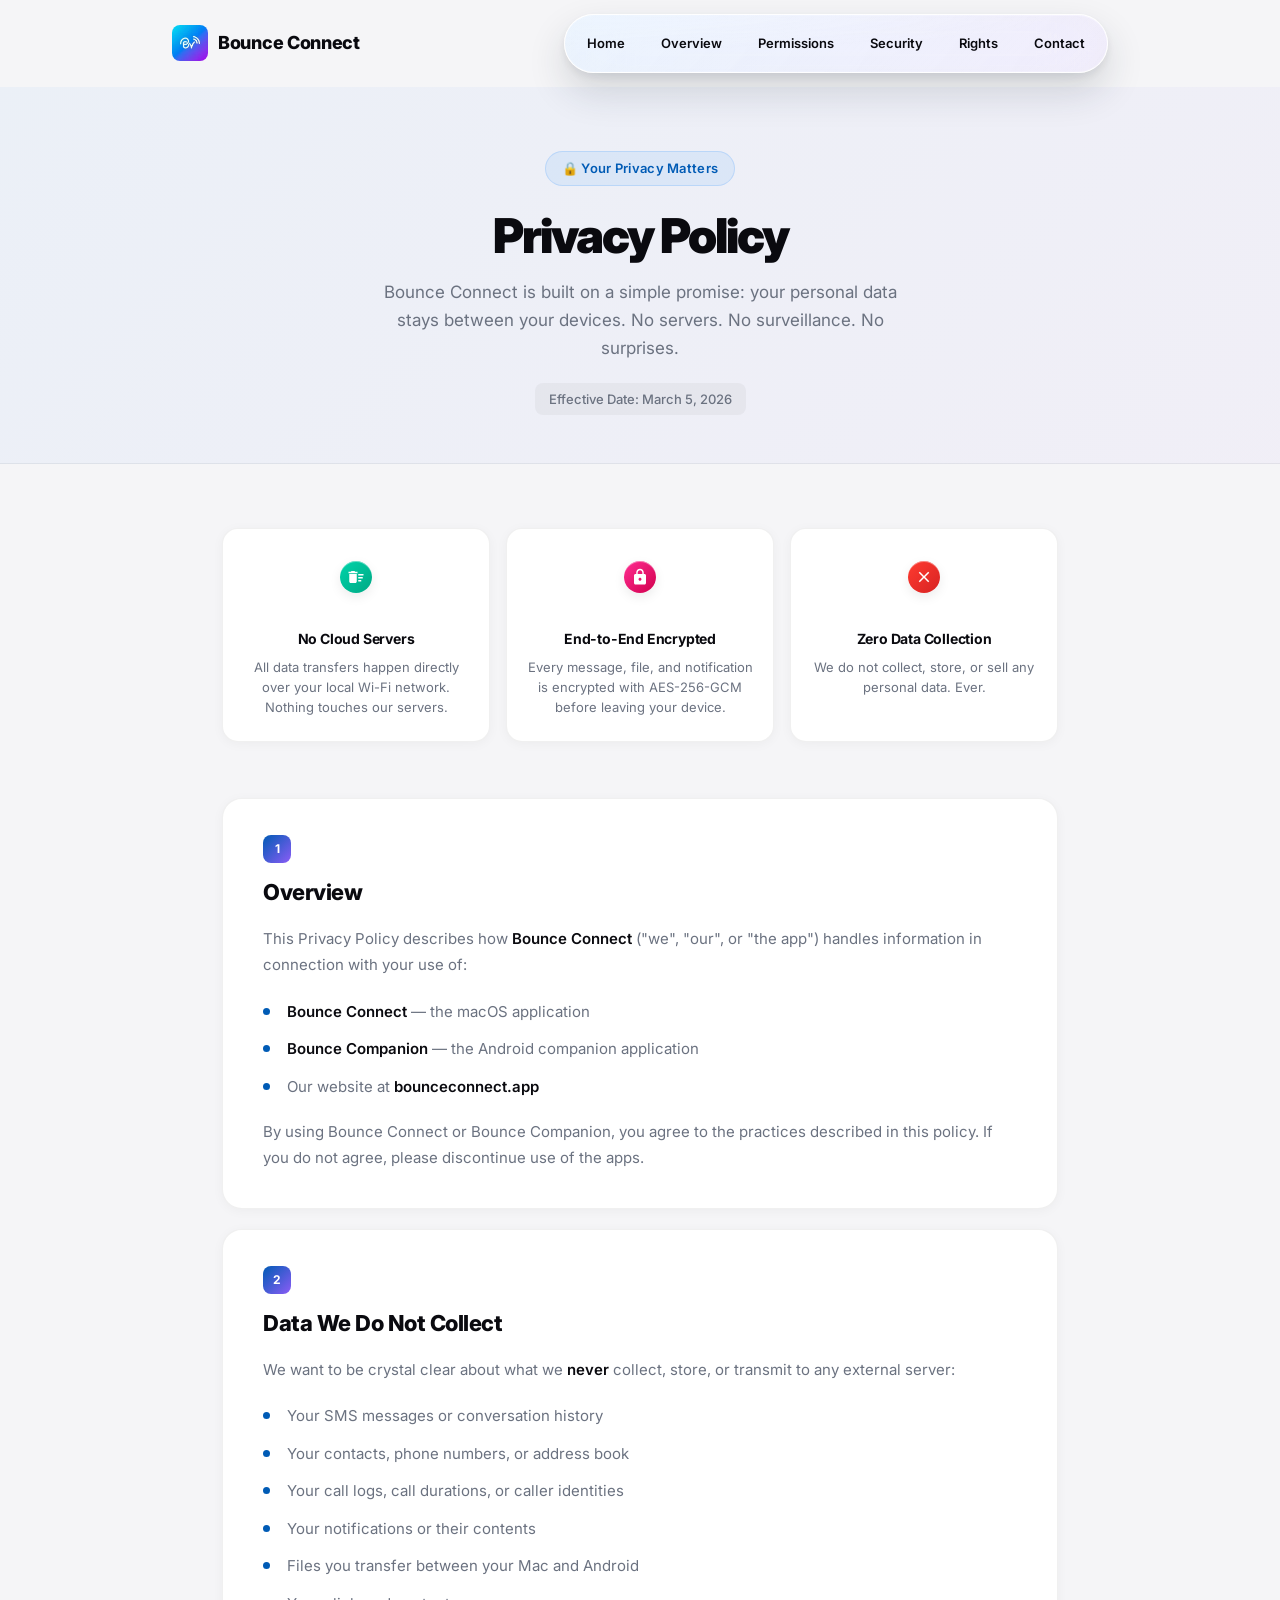
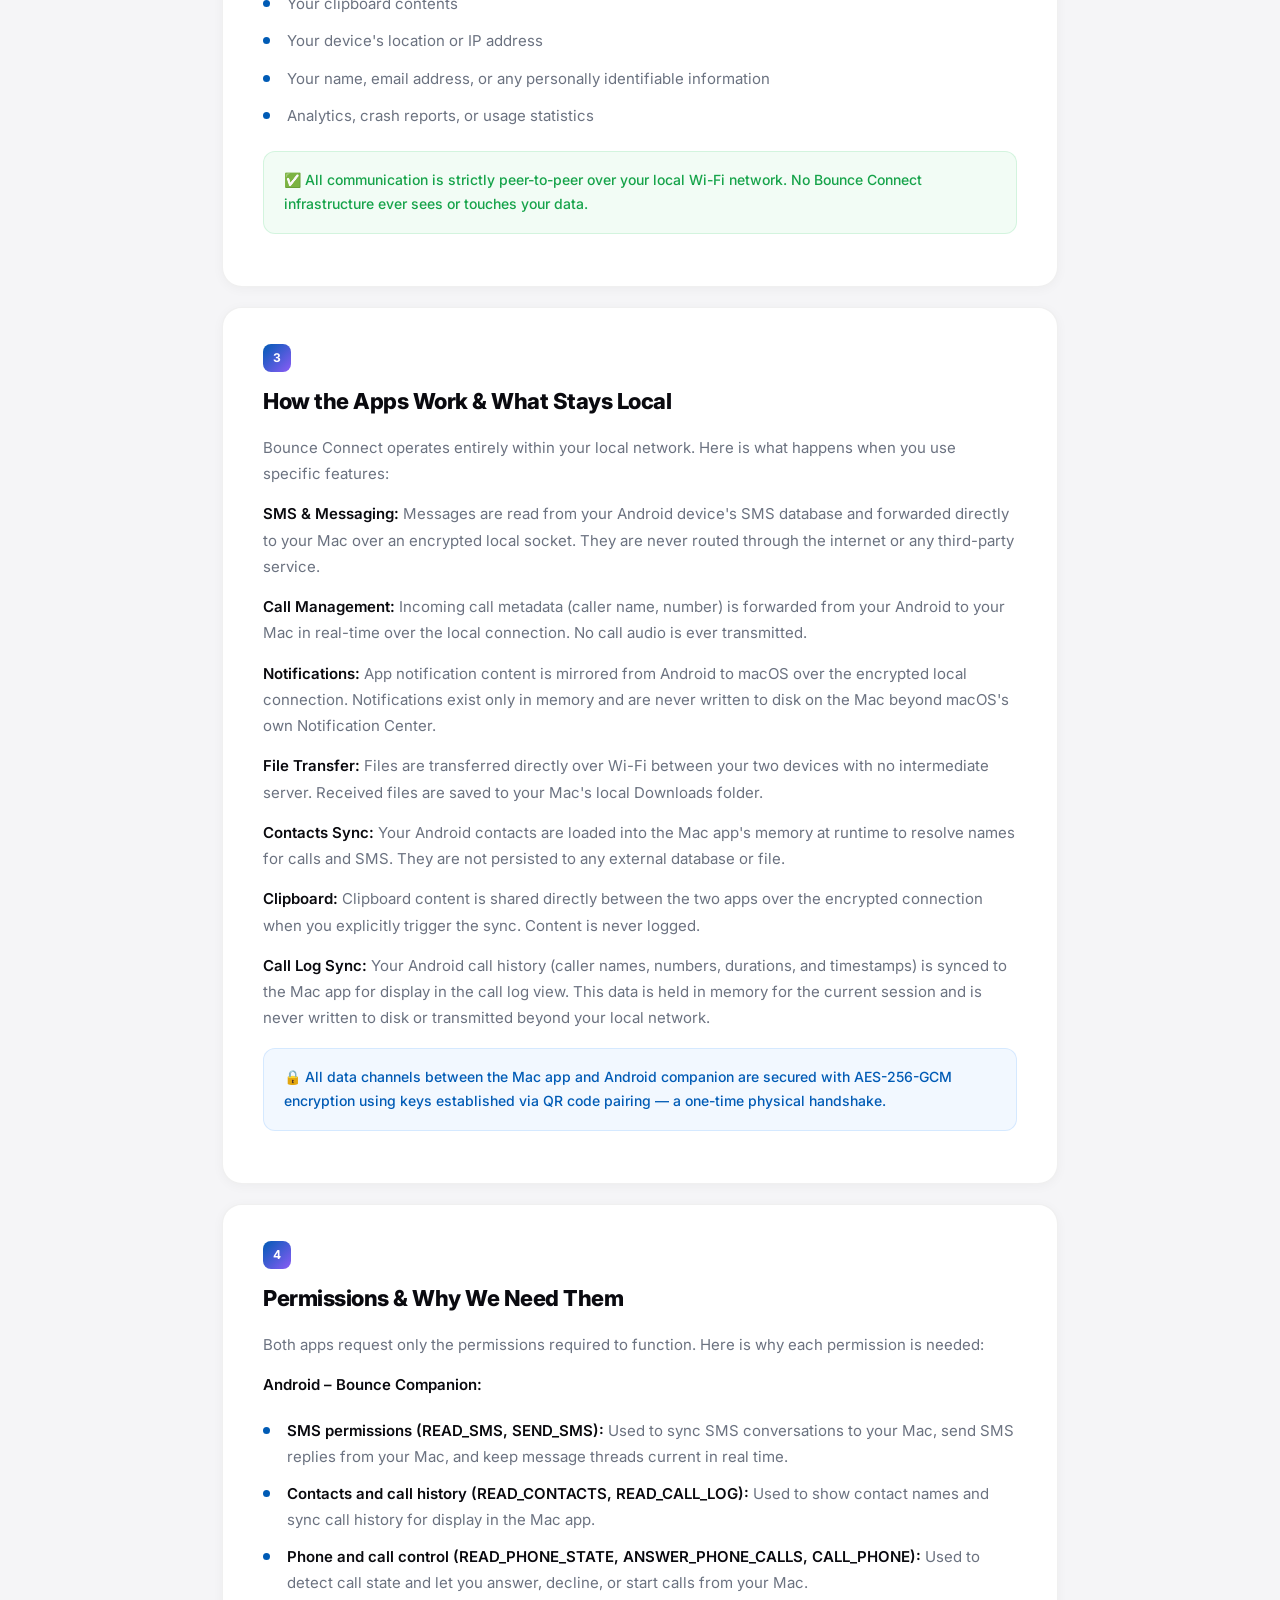
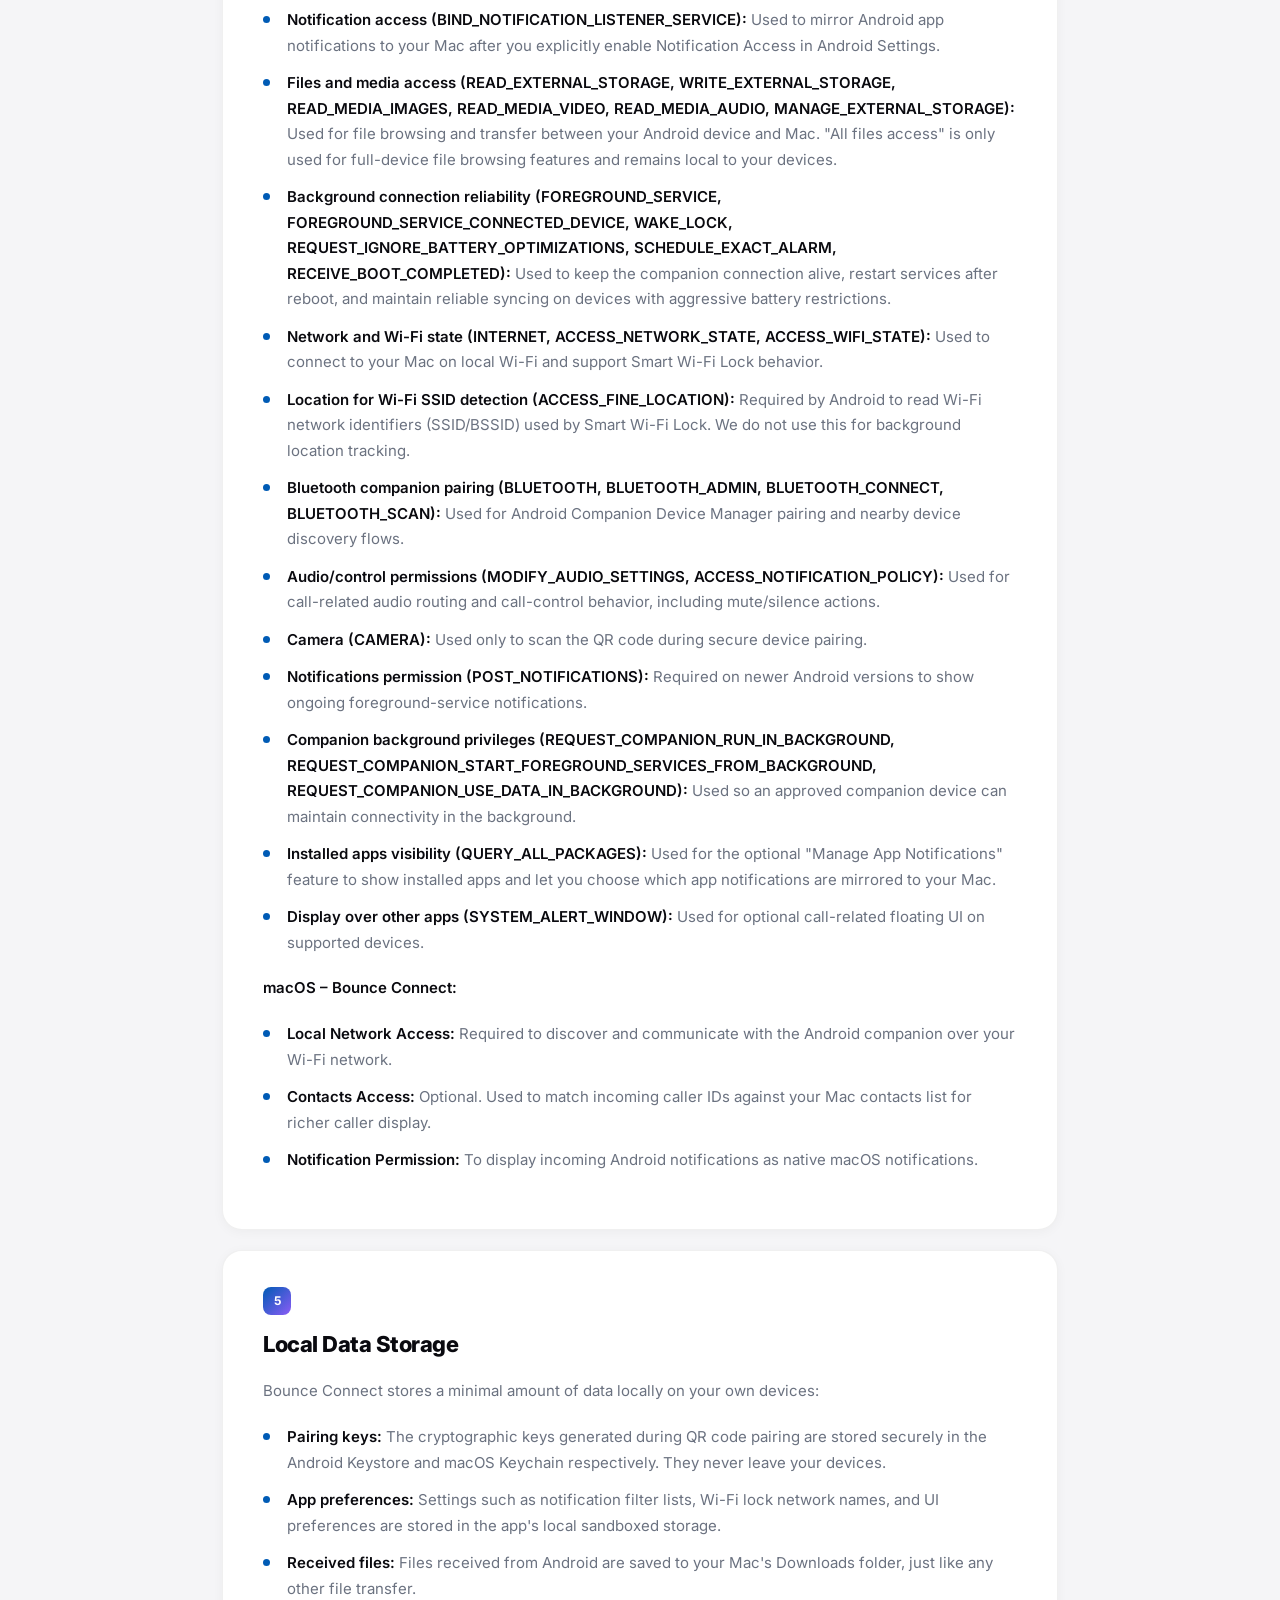
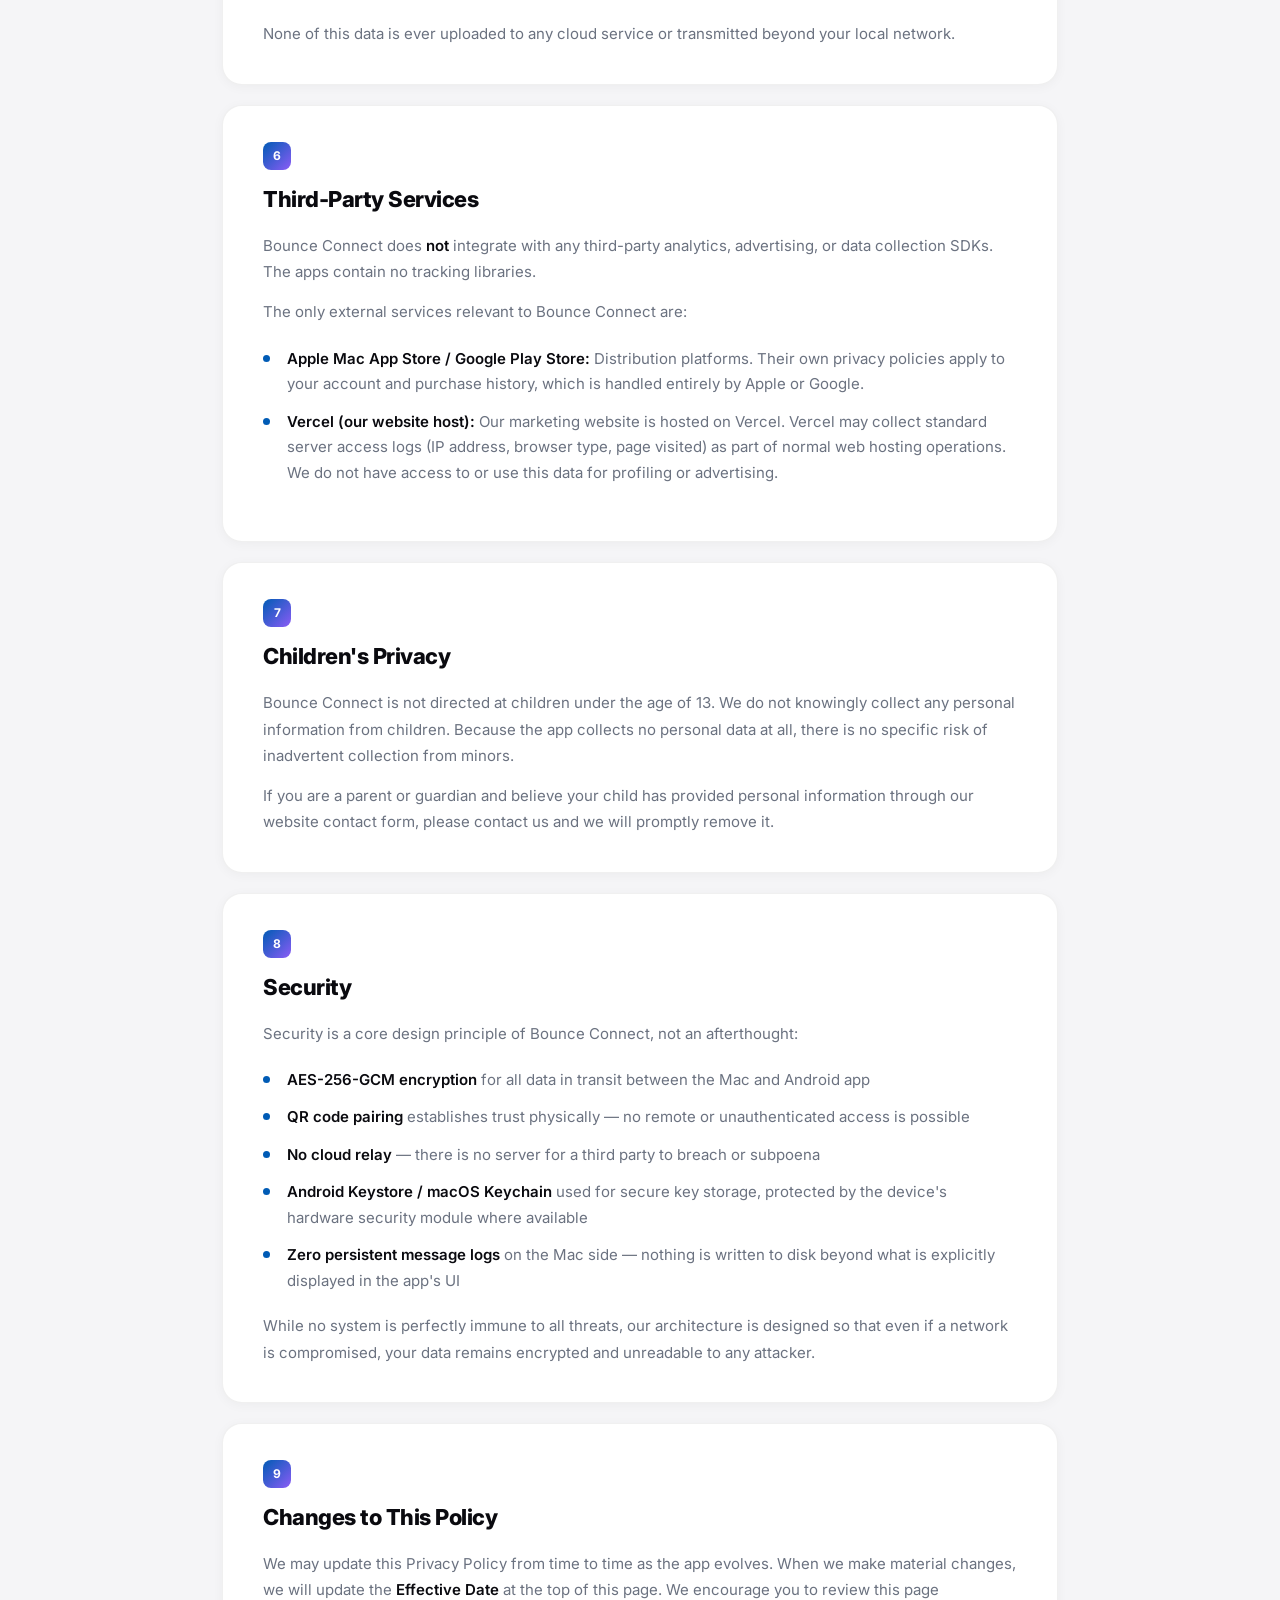
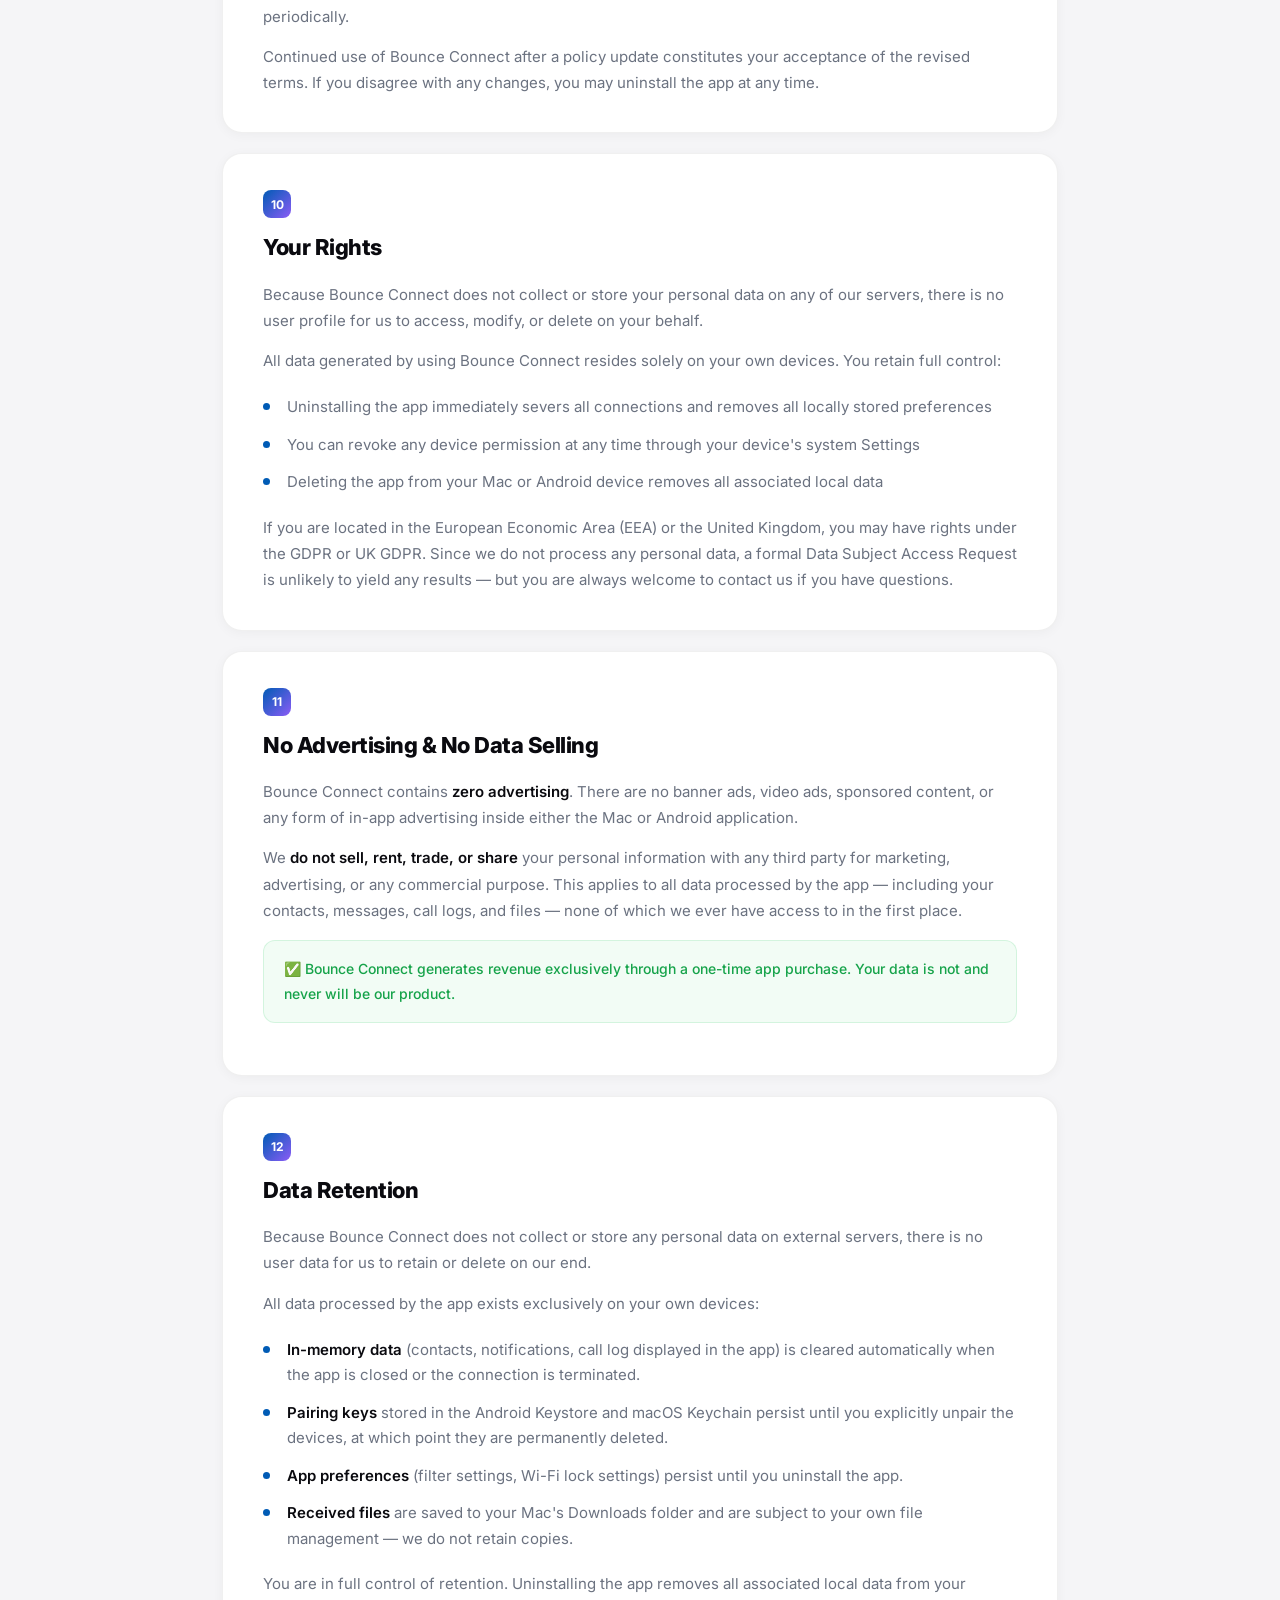
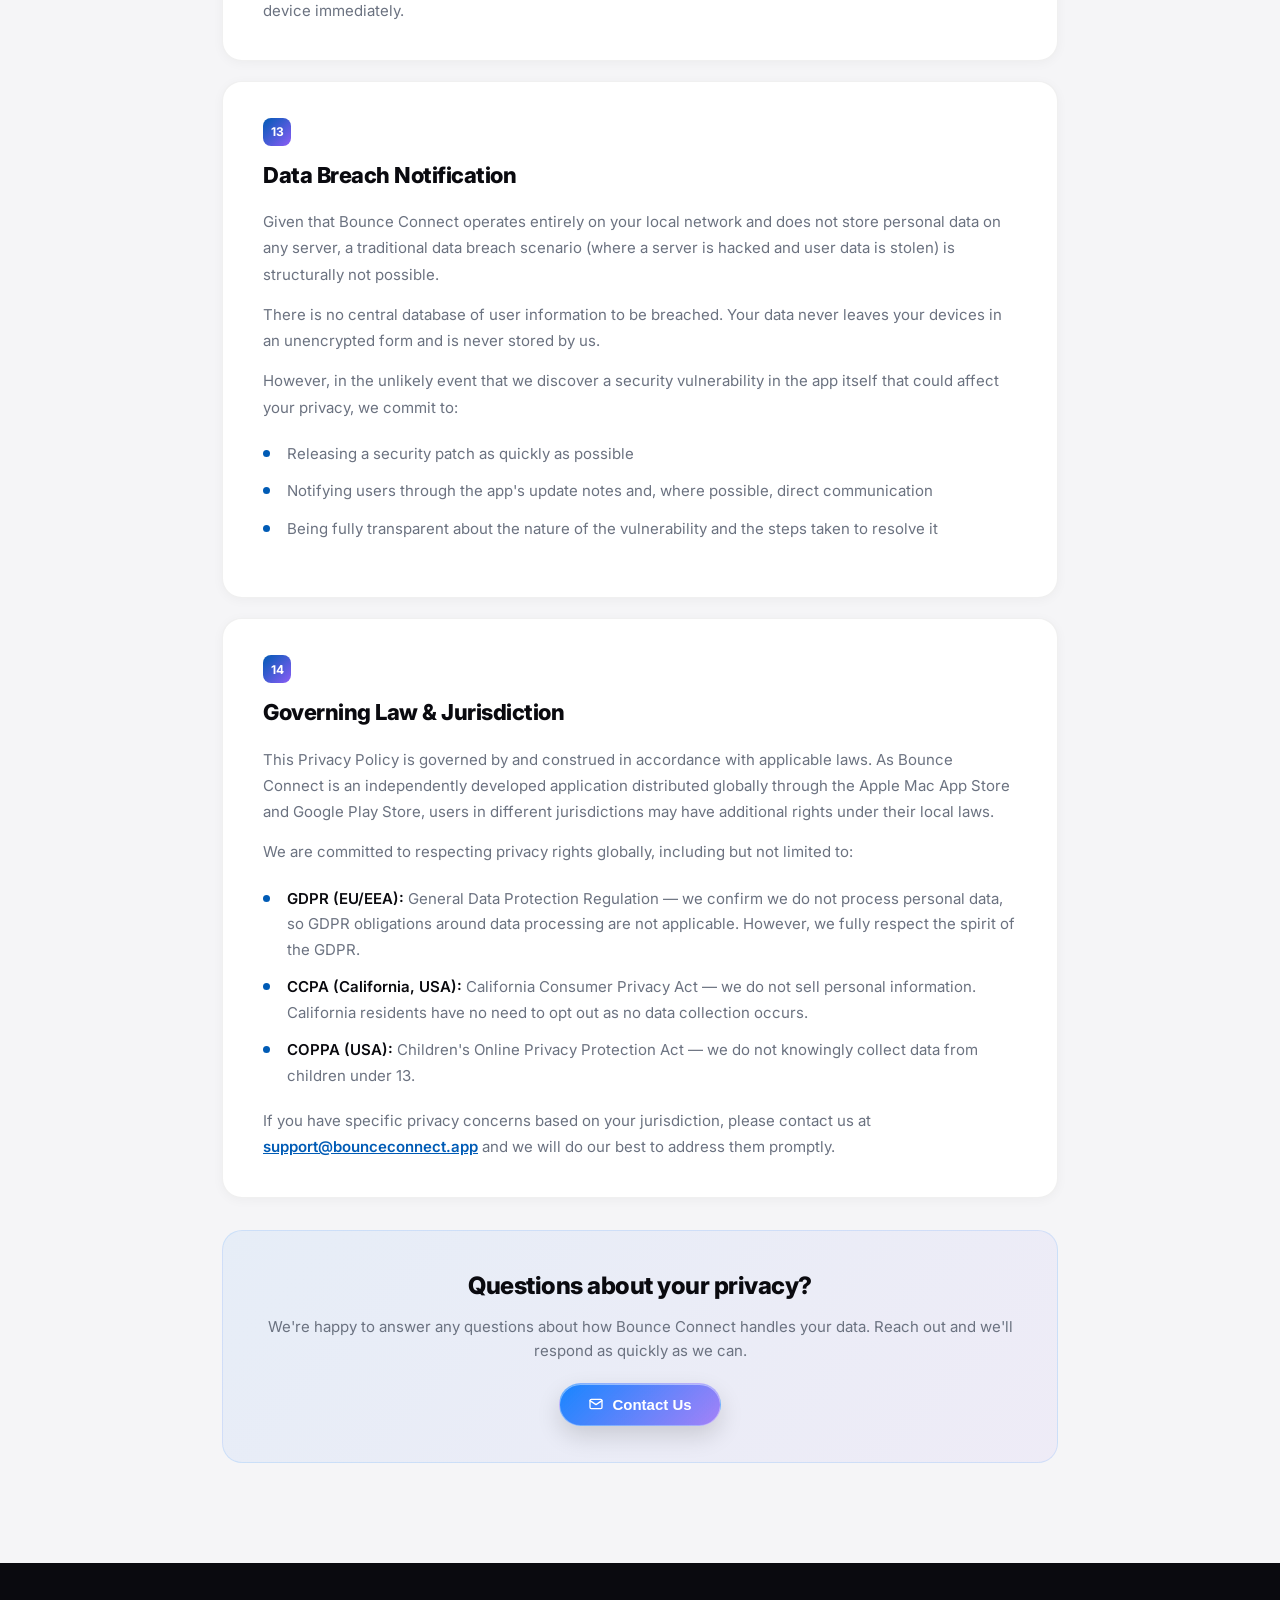
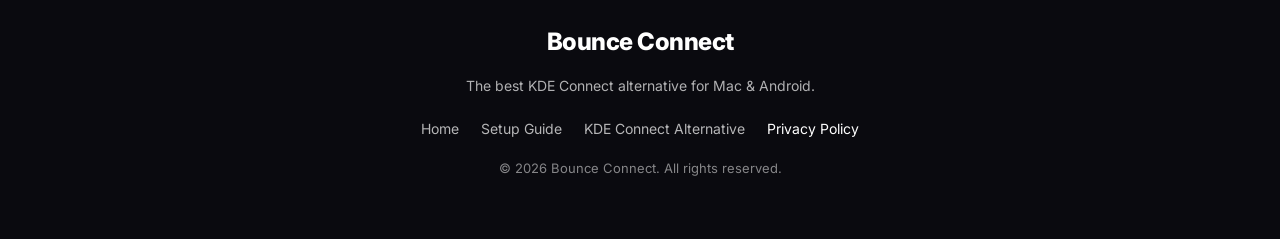
<file: privacy.html>
<!DOCTYPE html>
<html lang="en">

<head>
    <meta charset="UTF-8">
    <meta name="referrer" content="strict-origin-when-cross-origin">
    <link rel="dns-prefetch" href="https://fonts.googleapis.com">
    <link rel="dns-prefetch" href="https://fonts.gstatic.com">
    <link rel="preconnect" href="https://fonts.googleapis.com">
    <link rel="preconnect" href="https://fonts.gstatic.com" crossorigin>
    <link rel="icon" href="/favicon.png" type="image/png">
    <link rel="shortcut icon" href="/favicon.png" type="image/png">
    <link rel="apple-touch-icon" href="/logo.webp">
    <meta name="viewport" content="width=device-width, initial-scale=1.0">
    <title>Privacy Policy – Bounce Connect</title>
    <meta name="description"
        content="Privacy Policy for Bounce Connect — the Mac & Android integration app. Learn how we handle your data with full transparency.">
    <meta name="robots" content="index, follow">
    <link rel="canonical" href="https://bounceconnect.app/privacy.html">

    <!-- Open Graph -->
    <meta property="og:type" content="article">
    <meta property="og:url" content="https://bounceconnect.app/privacy.html">
    <meta property="og:site_name" content="Bounce Connect">
    <meta property="og:title" content="Privacy Policy – Bounce Connect">
    <meta property="og:description"
        content="Privacy Policy for Bounce Connect — the Mac & Android integration app. Learn how we handle your data with full transparency.">
    <meta property="og:image" content="https://bounceconnect.app/logo.webp">
    <meta property="og:locale" content="en_US">

    <!-- Twitter Card -->
    <meta name="twitter:card" content="summary_large_image">
    <meta name="twitter:title" content="Privacy Policy – Bounce Connect">
    <meta name="twitter:description"
        content="Privacy Policy for Bounce Connect — the Mac & Android integration app. Learn how we handle your data with full transparency.">
    <meta name="twitter:image" content="https://bounceconnect.app/logo.webp">

    <link rel="preload" href="https://fonts.googleapis.com/css2?family=Inter:wght@300;400;500;600;700;800;900&display=swap"
            as="style" onload="this.onload=null;this.rel='stylesheet'">
    <noscript>
        <link rel="stylesheet"
            href="https://fonts.googleapis.com/css2?family=Inter:wght@300;400;500;600;700;800;900&display=swap">
    </noscript>

    <style>
        :root {
            --accent-blue: #005bb5;
            --accent-cyan: #005bb5;
            --accent-purple: #8b5cf6;
            --text-primary: #0a0a0f;
            --text-secondary: #6b7280;
            --bg-primary: #f5f5f7;
            --bg-secondary: #ffffff;
            --border-color: rgba(0, 0, 0, 0.06);
        }

        *,
        *::before,
        *::after {
            box-sizing: border-box;
            margin: 0;
            padding: 0;
        }

        html {
            scroll-behavior: smooth;
        }

        body {
            font-family: 'Inter', -apple-system, BlinkMacSystemFont, 'Segoe UI', sans-serif;
            background: var(--bg-primary);
            color: var(--text-primary);
            line-height: 1.6;
            -webkit-font-smoothing: antialiased;
        }

        /* ── Header ── */
        header {
            position: sticky;
            top: 0;
            z-index: 1000;
            background: transparent;
            border-bottom: none;
            padding: 14px 0;
            transition: all 0.3s ease;
        }

        header.scrolled {
            padding: 10px 0;
            background: rgba(255, 255, 255, 0.88);
            backdrop-filter: blur(20px) saturate(180%);
            -webkit-backdrop-filter: blur(20px) saturate(180%);
            border-bottom: 1px solid rgba(0, 0, 0, 0.06);
            box-shadow: 0 2px 16px rgba(0, 0, 0, 0.08);
        }

        .container {
            max-width: 900px;
            margin: 0 auto;
            padding: 0 32px;
        }

        .header-content {
            display: flex;
            justify-content: space-between;
            align-items: center;
            gap: 12px;
        }

        .logo-container {
            display: flex;
            align-items: center;
            gap: 10px;
            text-decoration: none;
        }

        .logo-img {
            width: 36px;
            height: 36px;
            border-radius: 8px;
            object-fit: cover;
        }

        .logo {
            font-size: 18px;
            font-weight: 800;
            color: var(--text-primary);
            letter-spacing: -0.3px;
        }

        .back-link {
            display: inline-flex;
            align-items: center;
            gap: 6px;
            color: var(--accent-blue);
            text-decoration: none;
            font-size: 14px;
            font-weight: 500;
                padding: 10px 18px;
                border-radius: 999px;
                border: 1px solid rgba(255, 255, 255, 0.5);
                background: linear-gradient(135deg, rgba(255, 255, 255, 0.78), rgba(0, 122, 255, 0.1));
                backdrop-filter: blur(18px) saturate(180%);
                -webkit-backdrop-filter: blur(18px) saturate(180%);
                box-shadow: inset 0 1px 0 rgba(255, 255, 255, 0.84), inset 0 -1px 0 rgba(255, 255, 255, 0.18), 0 14px 30px rgba(15, 23, 42, 0.1);
                transition: all 0.25s ease;
        }

        .back-link:hover {
                transform: translateY(-2px);
                background: linear-gradient(135deg, rgba(255, 255, 255, 0.84), rgba(0, 122, 255, 0.16));
                box-shadow: inset 0 1px 0 rgba(255, 255, 255, 0.9), inset 0 -1px 0 rgba(255, 255, 255, 0.22), 0 18px 36px rgba(0, 122, 255, 0.14);
        }

        /* ── Hero ── */
        .policy-hero {
            padding: 64px 0 48px;
            text-align: center;
            background: linear-gradient(135deg, rgba(0, 122, 255, 0.04) 0%, rgba(139, 92, 246, 0.04) 100%);
            border-bottom: 1px solid var(--border-color);
        }

        .policy-badge {
            display: inline-flex;
            align-items: center;
            gap: 8px;
            background: rgba(0, 122, 255, 0.08);
            color: var(--accent-blue);
            border: 1px solid rgba(0, 122, 255, 0.15);
            border-radius: 100px;
            padding: 6px 16px;
            font-size: 13px;
            font-weight: 600;
            letter-spacing: 0.3px;
            margin-bottom: 24px;
        }

        .policy-hero h1 {
            font-size: 48px;
            font-weight: 900;
            letter-spacing: -2px;
            color: var(--text-primary);
            margin-bottom: 16px;
            line-height: 1.1;
        }

        .policy-hero p {
            font-size: 17px;
            color: var(--text-secondary);
            max-width: 520px;
            margin: 0 auto 20px;
            line-height: 1.65;
        }

        .effective-date {
            display: inline-block;
            background: rgba(0, 0, 0, 0.04);
            border-radius: 8px;
            padding: 6px 14px;
            font-size: 13px;
            color: var(--text-secondary);
            font-weight: 500;
        }

        /* ── Content ── */
        .policy-content {
            padding: 64px 0 100px;
        }

        /* Quick summary cards */
        .summary-grid {
            display: grid;
            grid-template-columns: repeat(3, 1fr);
            gap: 16px;
            margin-bottom: 56px;
        }

        .summary-card {
            background: var(--bg-secondary);
            border-radius: 16px;
            padding: 24px 20px;
            border: 1px solid var(--border-color);
            text-align: center;
            box-shadow: 0 2px 12px rgba(0, 0, 0, 0.04);
        }

        .summary-icon {
            font-size: 28px;
            margin-bottom: 10px;
        }

        .summary-card h3 {
            font-size: 14px;
            font-weight: 700;
            color: var(--text-primary);
            margin-bottom: 6px;
            letter-spacing: -0.2px;
        }

        .summary-card p {
            font-size: 13px;
            color: var(--text-secondary);
            line-height: 1.55;
        }

        /* Sections */
        .policy-section {
            background: var(--bg-secondary);
            border-radius: 20px;
            padding: 36px 40px;
            margin-bottom: 20px;
            border: 1px solid var(--border-color);
            box-shadow: 0 2px 12px rgba(0, 0, 0, 0.04);
        }

        .section-number {
            display: inline-flex;
            align-items: center;
            justify-content: center;
            width: 28px;
            height: 28px;
            background: linear-gradient(135deg, var(--accent-blue), var(--accent-purple));
            color: white;
            border-radius: 8px;
            font-size: 12px;
            font-weight: 700;
            margin-bottom: 12px;
        }

        .policy-section h2 {
            font-size: 22px;
            font-weight: 800;
            letter-spacing: -0.5px;
            color: var(--text-primary);
            margin-bottom: 16px;
        }

        .policy-section p {
            font-size: 15px;
            color: var(--text-secondary);
            line-height: 1.75;
            margin-bottom: 14px;
        }

        .policy-section p:last-child {
            margin-bottom: 0;
        }

        .policy-section ul {
            list-style: none;
            padding: 0;
            margin: 14px 0;
        }

        .policy-section ul li {
            font-size: 15px;
            color: var(--text-secondary);
            line-height: 1.7;
            padding: 6px 0 6px 24px;
            position: relative;
        }

        .policy-section ul li::before {
            content: '';
            position: absolute;
            left: 0;
            top: 15px;
            width: 7px;
            height: 7px;
            background: linear-gradient(135deg, var(--accent-blue), var(--accent-cyan));
            border-radius: 50%;
        }

        .highlight-box {
            background: rgba(0, 122, 255, 0.05);
            border: 1px solid rgba(0, 122, 255, 0.12);
            border-radius: 12px;
            padding: 16px 20px;
            margin: 16px 0;
        }

        .highlight-box p {
            margin: 0;
            font-size: 14px;
            color: var(--accent-blue) !important;
            font-weight: 500;
        }

        .green-box {
            background: rgba(34, 197, 94, 0.06);
            border: 1px solid rgba(34, 197, 94, 0.15);
            border-radius: 12px;
            padding: 16px 20px;
            margin: 16px 0;
        }

        .green-box p {
            margin: 0;
            font-size: 14px;
            color: #16a34a !important;
            font-weight: 500;
        }

        strong {
            color: var(--text-primary);
            font-weight: 600;
        }

        /* Contact section */
        .contact-card {
            background: linear-gradient(135deg, rgba(0, 122, 255, 0.06), rgba(139, 92, 246, 0.06));
            border: 1px solid rgba(0, 122, 255, 0.12);
            border-radius: 20px;
            padding: 36px 40px;
            text-align: center;
            margin-top: 32px;
        }

        .contact-card h2 {
            font-size: 24px;
            font-weight: 800;
            letter-spacing: -0.5px;
            margin-bottom: 10px;
        }

        .contact-card p {
            font-size: 15px;
            color: var(--text-secondary);
            margin-bottom: 20px;
        }

        .contact-btn {
            display: inline-flex;
            align-items: center;
            gap: 8px;
            background: linear-gradient(135deg, rgba(0, 122, 255, 0.9), rgba(139, 92, 246, 0.74));
            color: white;
            text-decoration: none;
            padding: 12px 28px;
            border-radius: 100px;
            font-size: 15px;
            font-weight: 600;
            border: 1px solid rgba(255, 255, 255, 0.24);
            backdrop-filter: blur(18px) saturate(180%);
            -webkit-backdrop-filter: blur(18px) saturate(180%);
            box-shadow: inset 0 1px 0 rgba(255, 255, 255, 0.2), inset 0 -1px 0 rgba(255, 255, 255, 0.08), 0 16px 34px rgba(0, 122, 255, 0.24);
            transition: all 0.25s ease;
        }

        .contact-btn:hover {
            transform: translateY(-2px);
            box-shadow: inset 0 1px 0 rgba(255, 255, 255, 0.24), inset 0 -1px 0 rgba(255, 255, 255, 0.1), 0 20px 42px rgba(0, 122, 255, 0.32);
        }

        /* ── Contact Modal ── */
        .contact-modal {
            position: fixed;
            inset: 0;
            background: rgba(0, 0, 0, 0.4);
            backdrop-filter: blur(8px);
            -webkit-backdrop-filter: blur(8px);
            display: flex;
            align-items: center;
            justify-content: center;
            z-index: 10001;
            opacity: 0;
            visibility: hidden;
            transition: all 0.4s cubic-bezier(0.32, 0.72, 0, 1);
        }

        .contact-modal.active {
            opacity: 1;
            visibility: visible;
        }

        .modal-box {
            background: rgba(255, 255, 255, 0.98);
            backdrop-filter: blur(20px);
            -webkit-backdrop-filter: blur(20px);
            border-radius: 28px;
            padding: 40px;
            max-width: 440px;
            width: 90%;
            text-align: center;
            box-shadow: 0 0 0 1px rgba(0, 0, 0, 0.05), 0 24px 60px rgba(0, 0, 0, 0.2);
            transform: scale(0.92) translateY(10px);
            transition: transform 0.5s cubic-bezier(0.34, 1.56, 0.64, 1);
            position: relative;
        }

        .contact-modal.active .modal-box {
            transform: scale(1) translateY(0);
        }

        .modal-close {
            position: absolute;
            top: 16px;
            right: 16px;
            width: 32px;
            height: 32px;
            background: rgba(0, 0, 0, 0.05);
            border-radius: 50%;
            display: flex;
            align-items: center;
            justify-content: center;
            cursor: pointer;
            font-size: 14px;
            color: var(--text-secondary);
            transition: background 0.2s;
            border: none;
        }

        .modal-close:hover {
            background: rgba(0, 0, 0, 0.1);
        }

        .modal-email-icon {
            width: 60px;
            height: 60px;
            margin: 0 auto 20px;
            background: linear-gradient(135deg, var(--accent-blue), var(--accent-purple));
            border-radius: 16px;
            display: flex;
            align-items: center;
            justify-content: center;
            color: white;
            box-shadow: 0 8px 20px rgba(0, 122, 255, 0.25);
        }

        .modal-heading {
            font-size: 24px;
            font-weight: 800;
            letter-spacing: -0.5px;
            color: var(--text-primary);
            margin-bottom: 12px;
        }

        .modal-body {
            font-size: 15px;
            color: var(--text-secondary);
            line-height: 1.65;
            margin-bottom: 28px;
        }

        .modal-body a {
            color: var(--accent-blue);
            font-weight: 600;
            text-decoration: none;
            font-size: 17px;
        }

        .modal-send-btn {
            display: flex;
            align-items: center;
            justify-content: center;
            gap: 8px;
            width: 100%;
            background: linear-gradient(135deg, rgba(0, 122, 255, 0.9), rgba(139, 92, 246, 0.74));
            color: white;
            border: 1px solid rgba(255, 255, 255, 0.24);
            border-radius: 100px;
            padding: 14px 28px;
            font-size: 16px;
            font-weight: 600;
            cursor: pointer;
            text-decoration: none;
            backdrop-filter: blur(18px) saturate(180%);
            -webkit-backdrop-filter: blur(18px) saturate(180%);
            box-shadow: inset 0 1px 0 rgba(255, 255, 255, 0.2), inset 0 -1px 0 rgba(255, 255, 255, 0.08), 0 16px 34px rgba(0, 122, 255, 0.24);
            transition: all 0.25s ease;
        }

        .modal-send-btn:hover {
            transform: translateY(-2px);
            box-shadow: inset 0 1px 0 rgba(255, 255, 255, 0.24), inset 0 -1px 0 rgba(255, 255, 255, 0.1), 0 20px 42px rgba(0, 122, 255, 0.32);
        }

        /* Footer */
        footer {
            padding: 60px 0;
            background: var(--text-primary);
            color: white;
            text-align: center;
        }

        .footer-logo {
            font-size: 24px;
            font-weight: 800;
            margin-bottom: 14px;
            letter-spacing: -0.5px;
        }

        .footer-subtext {
            font-size: 14px;
            opacity: 0.68;
            margin-bottom: 20px;
        }

        .footer-nav {
            display: flex;
            gap: 22px;
            justify-content: center;
            flex-wrap: wrap;
            margin-bottom: 18px;
        }

        .footer-nav a {
            color: rgba(255, 255, 255, 0.7);
            text-decoration: none;
            font-size: 14px;
            transition: color 0.2s ease;
        }

        .footer-nav a:hover,
        .footer-nav a.active {
            color: #fff;
        }

        .footer-copy {
            font-size: 13px;
            opacity: 0.5;
        }

        /* Responsive */
        @media (max-width: 768px) {
            .container {
                padding: 0 20px;
            }

            .policy-hero h1 {
                font-size: 34px;
                letter-spacing: -1.5px;
            }

            .summary-grid {
                grid-template-columns: 1fr;
            }

            .policy-section {
                padding: 28px 24px;
            }

            .contact-card {
                padding: 28px 24px;
            }
        }

        .liquid-nav {
            position: relative;
            isolation: isolate;
            overflow: hidden;
            display: flex;
            align-items: center;
            gap: 8px;
            padding: 8px;
            border-radius: 999px;
            border: 1px solid rgba(255, 255, 255, 0.72);
            background: linear-gradient(130deg, rgba(255, 255, 255, 0.64) 0%, rgba(255, 255, 255, 0.34) 42%, rgba(255, 255, 255, 0.16) 100%);
            box-shadow: inset 0 1px 0 rgba(255, 255, 255, 0.95), inset 0 -1px 0 rgba(255, 255, 255, 0.35), 0 18px 38px rgba(31, 41, 55, 0.16), 0 4px 10px rgba(31, 41, 55, 0.08);
            backdrop-filter: blur(30px) saturate(210%) contrast(106%);
            -webkit-backdrop-filter: blur(30px) saturate(210%) contrast(106%);
        }

        .liquid-nav::before {
            content: '';
            position: absolute;
            inset: 0;
            background: radial-gradient(120% 100% at 20% 0%, rgba(255, 255, 255, 0.75) 0%, rgba(255, 255, 255, 0) 58%);
            z-index: 0;
            pointer-events: none;
        }

        .liquid-nav::after {
            content: '';
            position: absolute;
            inset: 0;
            background: linear-gradient(120deg, rgba(0, 122, 255, 0.07), rgba(139, 92, 246, 0.08));
            z-index: 0;
            pointer-events: none;
        }

        .liquid-nav a {
            position: relative;
            z-index: 1;
            text-decoration: none;
            color: var(--text-primary);
            font-size: 13px;
            font-weight: 600;
            border-radius: 999px;
            padding: 10px 14px;
            border: none;
            background: none;
            box-shadow: none;
            white-space: nowrap;
            transition: color 0.2s ease;
        }

        .liquid-nav a:hover {
            color: var(--accent-blue);
        }

        .nav-bubble {
            position: absolute;
            border-radius: 999px;
            background: linear-gradient(135deg, rgba(255,255,255,0.86), rgba(255,255,255,0.54));
            border: 1px solid rgba(255,255,255,0.72);
            box-shadow: inset 0 1px 0 rgba(255,255,255,0.92), 0 4px 18px rgba(0,122,255,0.13), 0 2px 6px rgba(31,41,55,0.08);
            transition: left 0.42s cubic-bezier(0.34,1.56,0.64,1),
                        top 0.42s cubic-bezier(0.34,1.56,0.64,1),
                        width 0.42s cubic-bezier(0.34,1.56,0.64,1),
                        height 0.42s cubic-bezier(0.34,1.56,0.64,1),
                        opacity 0.22s ease;
            pointer-events: none;
            z-index: 0;
            opacity: 0;
        }

        .contact-btn,
        .modal-send-btn,
        .back-link {
            border: 1px solid rgba(255, 255, 255, 0.35);
            box-shadow: inset 0 1px 0 rgba(255, 255, 255, 0.45), 0 10px 24px rgba(0, 0, 0, 0.14);
            backdrop-filter: blur(12px) saturate(150%);
            -webkit-backdrop-filter: blur(12px) saturate(150%);
            position: relative;
            overflow: hidden;
        }

        /* Premium Icons */
        .feat-icon-custom {
            width: 48px;
            height: 48px;
            position: relative;
            display: inline-flex;
            align-items: center;
            justify-content: center;
            font-size: 0;
            transition: transform 0.4s cubic-bezier(0.16, 1, 0.3, 1);
            margin-bottom: 4px;
        }

        .feat-icon-custom::before,
        .feat-icon-custom::after {
            content: '';
            position: absolute;
            transition: all 0.3s ease;
        }

        .feat-icon-custom::before {
            width: 32px;
            height: 32px;
            border-radius: 50%;
            left: 50%;
            top: 50%;
            transform: translate(-50%, -50%);
            box-shadow: inset 0 1px 0 rgba(255, 255, 255, 0.4), 0 4px 12px rgba(0, 0, 0, 0.08);
        }

        .feat-icon-custom::after {
            width: 18px;
            height: 18px;
            background: white;
            top: 50%;
            left: 50%;
            transform: translate(-50%, -50%);
        }

        .icon-lock::before { background: linear-gradient(135deg, #ff2d92 0%, #d1004d 100%); }
        .icon-lock::after { -webkit-mask: url('data:image/svg+xml;utf8,<svg viewBox="0 0 24 24" fill="black" xmlns="http://www.w3.org/2000/svg"><path d="M18 8h-1V6c0-2.76-2.24-5-5-5S7 3.24 7 6v2H6c-1.1 0-2 .9-2 2v10c0 1.1.9 2 2 2h12c1.1 0 2-.9 2-2V10c0-1.1-.9-2-2-2zm-6 9c-1.1 0-2-.9-2-2s.9-2 2-2 2 .9 2 2-.9 2-2 2zm3.1-9H8.9V6c0-1.71 1.39-3.1 3.1-3.1 1.71 0 3.1 1.39 3.1 3.1v2z"/></svg>') center/contain no-repeat; }

        .icon-storage::before { background: linear-gradient(135deg, #00d4aa 0%, #00a884 100%); }
        .icon-storage::after { -webkit-mask: url('data:image/svg+xml;utf8,<svg viewBox="0 0 24 24" fill="black" xmlns="http://www.w3.org/2000/svg"><path d="M15 16h4v2h-4v-2zm0-8h7v2h-7V8zm0 4h6v2h-6v-2zM3 18c0 1.1.9 2 2 2h6c1.1 0 2-.9 2-2V8H3v10zM14 5h-3l-1-1H6L5 5H2v2h12V5z"/></svg>') center/contain no-repeat; }

        .icon-error::before { background: linear-gradient(135deg, #ff3b30 0%, #d72323 100%); }
        .icon-error::after { -webkit-mask: url('data:image/svg+xml;utf8,<svg viewBox="0 0 24 24" fill="black" xmlns="http://www.w3.org/2000/svg"><path d="M19 6.41L17.59 5 12 10.59 6.41 5 5 6.41 10.59 12 5 17.59 6.41 19 12 13.41 17.59 19 19 17.59 13.41 12 19 6.41z"/></svg>') center/contain no-repeat; }

        .mobile-menu-btn {
            display: none;
            flex-direction: column;
            gap: 5px;
            background: none;
            border: none;
            cursor: pointer;
            padding: 8px;
            border-radius: 8px;
            transition: background 0.2s;
        }

        .mobile-menu-btn:hover {
            background: rgba(0, 0, 0, 0.05);
        }

        .mobile-menu-btn span {
            display: block;
            width: 22px;
            height: 2px;
            background: var(--text-primary);
            border-radius: 2px;
            transition: all 0.3s;
        }

        .mobile-menu-btn.active span:nth-child(1) {
            transform: rotate(45deg) translate(5px, 5px);
        }

        .mobile-menu-btn.active span:nth-child(2) {
            opacity: 0;
        }

        .mobile-menu-btn.active span:nth-child(3) {
            transform: rotate(-45deg) translate(7px, -7px);
        }

        .mobile-menu {
            position: fixed;
            top: 0;
            right: -100%;
            width: 280px;
            height: 100vh;
            background: rgba(255, 255, 255, 0.98);
            backdrop-filter: blur(20px);
            -webkit-backdrop-filter: blur(20px);
            box-shadow: -4px 0 24px rgba(0, 0, 0, 0.15);
            z-index: 10000;
            padding: 80px 24px 24px;
            transition: right 0.4s cubic-bezier(0.4, 0, 0.2, 1);
        }

        .mobile-menu.active {
            right: 0;
        }

        .mobile-menu a {
            display: block;
            padding: 16px 20px;
            color: var(--text-primary);
            text-decoration: none;
            font-size: 17px;
            font-weight: 600;
            border-radius: 12px;
            transition: background 0.2s;
        }

        .mobile-menu a:hover {
            background: rgba(0, 122, 255, 0.08);
        }

        .mobile-menu-overlay {
            position: fixed;
            inset: 0;
            background: rgba(0, 0, 0, 0.4);
            z-index: 9999;
            opacity: 0;
            visibility: hidden;
            transition: all 0.3s;
        }

        .mobile-menu-overlay.active {
            opacity: 1;
            visibility: visible;
        }

        @media (max-width: 980px) {
            .liquid-nav {
                display: none;
            }

            .mobile-menu-btn {
                display: flex;
            }
        }
    </style>
</head>

<body>

    <!-- Header -->
    <header>
        <div class="container" style="max-width: 1000px;">
            <div class="header-content">
                <a href="index.html" class="logo-container">
                    <img fetchpriority="high" loading="eager" src="logo.webp" alt="Bounce Connect Logo" class="logo-img"
                        onerror="this.style.display='none'">
                    <div class="logo">Bounce Connect</div>
                </a>
                <nav class="liquid-nav" aria-label="Privacy sections">
                    <a href="index.html">Home</a>
                    <a href="#overview">Overview</a>
                    <a href="#permissions">Permissions</a>
                    <a href="#security">Security</a>
                    <a href="#rights">Rights</a>
                    <a href="#contact">Contact</a>
                </nav>
                <button class="mobile-menu-btn" id="mobileMenuBtn" aria-label="Toggle menu">
                    <span></span>
                    <span></span>
                    <span></span>
                </button>
            </div>
        </div>
    </header>

    <!-- Mobile Menu -->
    <div class="mobile-menu-overlay" id="mobileMenuOverlay"></div>
    <nav class="mobile-menu" id="mobileMenu" aria-label="Mobile navigation">
        <a href="index.html">Home</a>
        <a href="#overview">Overview</a>
        <a href="#permissions">Permissions</a>
        <a href="#security">Security</a>
        <a href="#rights">Rights</a>
        <a href="#contact">Contact</a>
    </nav>

    <!-- Hero -->
    <section class="policy-hero" id="policy-top">
        <div class="container" style="max-width: 700px;">
            <div class="policy-badge">🔒 Your Privacy Matters</div>
            <h1>Privacy Policy</h1>
            <p>Bounce Connect is built on a simple promise: your personal data stays between your devices. No servers.
                No surveillance. No surprises.</p>
            <span class="effective-date">Effective Date: March 5, 2026</span>
        </div>
    </section>

    <!-- Content -->
    <main class="policy-content">
        <div class="container">

            <!-- Quick Summary Cards -->
            <div class="summary-grid">
                <div class="summary-card">
                    <div class="summary-icon"><span class="feat-icon-custom icon-storage"></span></div>
                    <h3>No Cloud Servers</h3>
                    <p>All data transfers happen directly over your local Wi-Fi network. Nothing touches our servers.
                    </p>
                </div>
                <div class="summary-card">
                    <div class="summary-icon"><span class="feat-icon-custom icon-lock"></span></div>
                    <h3>End-to-End Encrypted</h3>
                    <p>Every message, file, and notification is encrypted with AES-256-GCM before leaving your device.
                    </p>
                </div>
                <div class="summary-card">
                    <div class="summary-icon"><span class="feat-icon-custom icon-error"></span></div>
                    <h3>Zero Data Collection</h3>
                    <p>We do not collect, store, or sell any personal data. Ever.</p>
                </div>
            </div>

            <!-- 1. Overview -->
            <div class="policy-section" id="overview">
                <div class="section-number">1</div>
                <h2>Overview</h2>
                <p>This Privacy Policy describes how <strong>Bounce Connect</strong> ("we", "our", or "the app") handles
                    information in connection with your use of:</p>
                <ul>
                    <li><strong>Bounce Connect</strong> — the macOS application</li>
                    <li><strong>Bounce Companion</strong> — the Android companion application</li>
                    <li>Our website at <strong>bounceconnect.app</strong></li>
                </ul>
                <p>By using Bounce Connect or Bounce Companion, you agree to the practices described in this policy. If
                    you do not agree, please discontinue use of the apps.</p>
            </div>

            <!-- 2. Data We Do NOT Collect -->
            <div class="policy-section">
                <div class="section-number">2</div>
                <h2>Data We Do Not Collect</h2>
                <p>We want to be crystal clear about what we <strong>never</strong> collect, store, or transmit to any
                    external server:</p>
                <ul>
                    <li>Your SMS messages or conversation history</li>
                    <li>Your contacts, phone numbers, or address book</li>
                    <li>Your call logs, call durations, or caller identities</li>
                    <li>Your notifications or their contents</li>
                    <li>Files you transfer between your Mac and Android</li>
                    <li>Your clipboard contents</li>
                    <li>Your device's location or IP address</li>
                    <li>Your name, email address, or any personally identifiable information</li>
                    <li>Analytics, crash reports, or usage statistics</li>
                </ul>
                <div class="green-box">
                    <p>✅ All communication is strictly peer-to-peer over your local Wi-Fi network. No Bounce Connect
                        infrastructure ever sees or touches your data.</p>
                </div>
            </div>

            <!-- 3. How the Apps Work -->
            <div class="policy-section">
                <div class="section-number">3</div>
                <h2>How the Apps Work &amp; What Stays Local</h2>
                <p>Bounce Connect operates entirely within your local network. Here is what happens when you use
                    specific features:</p>

                <p><strong>SMS &amp; Messaging:</strong> Messages are read from your Android device's SMS database and
                    forwarded directly to your Mac over an encrypted local socket. They are never routed through the
                    internet or any third-party service.</p>

                <p><strong>Call Management:</strong> Incoming call metadata (caller name, number) is forwarded from your
                    Android to your Mac in real-time over the local connection. No call audio is ever transmitted.</p>

                <p><strong>Notifications:</strong> App notification content is mirrored from Android to macOS over the
                    encrypted local connection. Notifications exist only in memory and are never written to disk on the
                    Mac beyond macOS's own Notification Center.</p>

                <p><strong>File Transfer:</strong> Files are transferred directly over Wi-Fi between your two devices
                    with no intermediate server. Received files are saved to your Mac's local Downloads folder.</p>

                <p><strong>Contacts Sync:</strong> Your Android contacts are loaded into the Mac app's memory at runtime
                    to resolve names for calls and SMS. They are not persisted to any external database or file.</p>

                <p><strong>Clipboard:</strong> Clipboard content is shared directly between the two apps over the
                    encrypted connection when you explicitly trigger the sync. Content is never logged.</p>

                <p><strong>Call Log Sync:</strong> Your Android call history (caller names, numbers, durations, and
                    timestamps) is synced to the Mac app for display in the call log view. This data is held in memory
                    for the current session and is never written to disk or transmitted beyond your local network.</p>

                <div class="highlight-box">
                    <p>🔒 All data channels between the Mac app and Android companion are secured with AES-256-GCM
                        encryption using keys established via QR code pairing — a one-time physical handshake.</p>
                </div>
            </div>

            <!-- 4. Permissions -->
            <div class="policy-section" id="permissions">
                <div class="section-number">4</div>
                <h2>Permissions &amp; Why We Need Them</h2>
                <p>Both apps request only the permissions required to function. Here is why each permission is needed:
                </p>

                <p><strong>Android – Bounce Companion:</strong></p>
                <ul>
                    <li><strong>SMS permissions (READ_SMS, SEND_SMS):</strong> Used to sync SMS
                        conversations to your Mac, send SMS replies from your Mac, and keep message threads current in
                        real time.</li>
                    <li><strong>Contacts and call history (READ_CONTACTS, READ_CALL_LOG):</strong> Used to show contact
                        names and sync call history for display in the Mac app.</li>
                    <li><strong>Phone and call control (READ_PHONE_STATE, ANSWER_PHONE_CALLS, CALL_PHONE):</strong>
                        Used to detect call state and let you answer, decline, or start calls from your Mac.</li>
                    <li><strong>Notification access (BIND_NOTIFICATION_LISTENER_SERVICE):</strong> Used to mirror
                        Android app notifications to your Mac after you explicitly enable Notification Access in Android
                        Settings.</li>
                    <li><strong>Files and media access (READ_EXTERNAL_STORAGE, WRITE_EXTERNAL_STORAGE,
                            READ_MEDIA_IMAGES, READ_MEDIA_VIDEO, READ_MEDIA_AUDIO, MANAGE_EXTERNAL_STORAGE):</strong>
                        Used for file browsing and transfer between your Android device and Mac. "All files access"
                        is only used for full-device file browsing features and remains local to your devices.</li>
                    <li><strong>Background connection reliability (FOREGROUND_SERVICE,
                            FOREGROUND_SERVICE_CONNECTED_DEVICE, WAKE_LOCK,
                            REQUEST_IGNORE_BATTERY_OPTIMIZATIONS, SCHEDULE_EXACT_ALARM,
                            RECEIVE_BOOT_COMPLETED):</strong> Used to keep the companion connection alive, restart
                        services after reboot, and maintain reliable syncing on devices with aggressive battery
                        restrictions.</li>
                    <li><strong>Network and Wi-Fi state (INTERNET, ACCESS_NETWORK_STATE, ACCESS_WIFI_STATE):</strong>
                        Used to connect to your Mac on local Wi-Fi and support Smart
                        Wi-Fi Lock behavior.</li>
                    <li><strong>Location for Wi-Fi SSID detection (ACCESS_FINE_LOCATION):</strong>
                        Required by Android to read Wi-Fi network identifiers (SSID/BSSID) used by Smart Wi-Fi Lock.
                        We do not use this for background location tracking.</li>
                    <li><strong>Bluetooth companion pairing (BLUETOOTH, BLUETOOTH_ADMIN, BLUETOOTH_CONNECT,
                            BLUETOOTH_SCAN):</strong> Used for Android Companion Device Manager pairing and nearby
                        device discovery flows.</li>
                    <li><strong>Audio/control permissions (MODIFY_AUDIO_SETTINGS,
                            ACCESS_NOTIFICATION_POLICY):</strong> Used for call-related audio routing and call-control
                        behavior, including mute/silence actions.</li>
                    <li><strong>Camera (CAMERA):</strong> Used only to scan the QR code during secure device pairing.</li>
                    <li><strong>Notifications permission (POST_NOTIFICATIONS):</strong> Required on newer Android
                        versions to show ongoing foreground-service notifications.</li>
                    <li><strong>Companion background privileges (REQUEST_COMPANION_RUN_IN_BACKGROUND,
                            REQUEST_COMPANION_START_FOREGROUND_SERVICES_FROM_BACKGROUND,
                            REQUEST_COMPANION_USE_DATA_IN_BACKGROUND):</strong> Used so an approved companion device
                        can maintain connectivity in the background.</li>
                    <li><strong>Installed apps visibility (QUERY_ALL_PACKAGES):</strong> Used for the optional
                        "Manage App Notifications" feature to show installed apps and let you choose which app
                        notifications are mirrored to your Mac.</li>
                    <li><strong>Display over other apps (SYSTEM_ALERT_WINDOW):</strong> Used for optional call-related
                        floating UI on supported devices.</li>
                </ul>

                <p><strong>macOS – Bounce Connect:</strong></p>
                <ul>
                    <li><strong>Local Network Access:</strong> Required to discover and communicate with the Android
                        companion over your Wi-Fi network.</li>
                    <li><strong>Contacts Access:</strong> Optional. Used to match incoming caller IDs against your Mac
                        contacts list for richer caller display.</li>
                    <li><strong>Notification Permission:</strong> To display incoming Android notifications as native
                        macOS notifications.</li>
                </ul>
            </div>

            <!-- 5. Data Storage -->
            <div class="policy-section">
                <div class="section-number">5</div>
                <h2>Local Data Storage</h2>
                <p>Bounce Connect stores a minimal amount of data locally on your own devices:</p>
                <ul>
                    <li><strong>Pairing keys:</strong> The cryptographic keys generated during QR code pairing are
                        stored securely in the Android Keystore and macOS Keychain respectively. They never leave your
                        devices.</li>
                    <li><strong>App preferences:</strong> Settings such as notification filter lists, Wi-Fi lock network
                        names, and UI preferences are stored in the app's local sandboxed storage.</li>
                    <li><strong>Received files:</strong> Files received from Android are saved to your Mac's Downloads
                        folder, just like any other file transfer.</li>
                </ul>
                <p>None of this data is ever uploaded to any cloud service or transmitted beyond your local network.</p>
            </div>

            <!-- 6. Third-Party Services -->
            <div class="policy-section">
                <div class="section-number">6</div>
                <h2>Third-Party Services</h2>
                <p>Bounce Connect does <strong>not</strong> integrate with any third-party analytics, advertising, or
                    data collection SDKs. The apps contain no tracking libraries.</p>
                <p>The only external services relevant to Bounce Connect are:</p>
                <ul>
                    <li><strong>Apple Mac App Store / Google Play Store:</strong> Distribution platforms. Their own
                        privacy policies apply to your account and purchase history, which is handled entirely by Apple
                        or Google.</li>
                    <li><strong>Vercel (our website host):</strong> Our marketing website is hosted on Vercel. Vercel
                        may collect standard server access logs (IP address, browser type, page visited) as part of
                        normal web hosting operations. We do not have access to or use this data for profiling or
                        advertising.</li>
                </ul>
            </div>

            <!-- 7. Children -->
            <div class="policy-section">
                <div class="section-number">7</div>
                <h2>Children's Privacy</h2>
                <p>Bounce Connect is not directed at children under the age of 13. We do not knowingly collect any
                    personal information from children. Because the app collects no personal data at all, there is no
                    specific risk of inadvertent collection from minors.</p>
                <p>If you are a parent or guardian and believe your child has provided personal information through our
                    website contact form, please contact us and we will promptly remove it.</p>
            </div>

            <!-- 8. Security -->
            <div class="policy-section" id="security">
                <div class="section-number">8</div>
                <h2>Security</h2>
                <p>Security is a core design principle of Bounce Connect, not an afterthought:</p>
                <ul>
                    <li><strong>AES-256-GCM encryption</strong> for all data in transit between the Mac and Android app
                    </li>
                    <li><strong>QR code pairing</strong> establishes trust physically — no remote or unauthenticated
                        access is possible</li>
                    <li><strong>No cloud relay</strong> — there is no server for a third party to breach or subpoena
                    </li>
                    <li><strong>Android Keystore / macOS Keychain</strong> used for secure key storage, protected by the
                        device's hardware security module where available</li>
                    <li><strong>Zero persistent message logs</strong> on the Mac side — nothing is written to disk
                        beyond what is explicitly displayed in the app's UI</li>
                </ul>
                <p>While no system is perfectly immune to all threats, our architecture is designed so that even if a
                    network is compromised, your data remains encrypted and unreadable to any attacker.</p>
            </div>

            <!-- 9. Changes -->
            <div class="policy-section">
                <div class="section-number">9</div>
                <h2>Changes to This Policy</h2>
                <p>We may update this Privacy Policy from time to time as the app evolves. When we make material
                    changes, we will update the <strong>Effective Date</strong> at the top of this page. We encourage
                    you to review this page periodically.</p>
                <p>Continued use of Bounce Connect after a policy update constitutes your acceptance of the revised
                    terms. If you disagree with any changes, you may uninstall the app at any time.</p>
            </div>

            <!-- 10. Your Rights -->
            <div class="policy-section" id="rights">
                <div class="section-number">10</div>
                <h2>Your Rights</h2>
                <p>Because Bounce Connect does not collect or store your personal data on any of our servers, there is
                    no user profile for us to access, modify, or delete on your behalf.</p>
                <p>All data generated by using Bounce Connect resides solely on your own devices. You retain full
                    control:</p>
                <ul>
                    <li>Uninstalling the app immediately severs all connections and removes all locally stored
                        preferences</li>
                    <li>You can revoke any device permission at any time through your device's system Settings</li>
                    <li>Deleting the app from your Mac or Android device removes all associated local data</li>
                </ul>
                <p>If you are located in the European Economic Area (EEA) or the United Kingdom, you may have rights
                    under the GDPR or UK GDPR. Since we do not process any personal data, a formal Data Subject Access
                    Request is unlikely to yield any results — but you are always welcome to contact us if you have
                    questions.</p>
            </div>

            <!-- 11. No Advertising & No Data Selling -->
            <div class="policy-section">
                <div class="section-number">11</div>
                <h2>No Advertising &amp; No Data Selling</h2>
                <p>Bounce Connect contains <strong>zero advertising</strong>. There are no banner ads, video ads,
                    sponsored content, or any form of in-app advertising inside either the Mac or Android application.
                </p>
                <p>We <strong>do not sell, rent, trade, or share</strong> your personal information with any third party
                    for marketing, advertising, or any commercial purpose. This applies to all data processed by the app
                    — including your contacts, messages, call logs, and files — none of which we ever have access to in
                    the first place.</p>
                <div class="green-box">
                    <p>✅ Bounce Connect generates revenue exclusively through a one-time app purchase. Your data is not
                        and never will be our product.</p>
                </div>
            </div>

            <!-- 12. Data Retention -->
            <div class="policy-section">
                <div class="section-number">12</div>
                <h2>Data Retention</h2>
                <p>Because Bounce Connect does not collect or store any personal data on external servers, there is no
                    user data for us to retain or delete on our end.</p>
                <p>All data processed by the app exists exclusively on your own devices:</p>
                <ul>
                    <li><strong>In-memory data</strong> (contacts, notifications, call log displayed in the app) is
                        cleared automatically when the app is closed or the connection is terminated.</li>
                    <li><strong>Pairing keys</strong> stored in the Android Keystore and macOS Keychain persist until
                        you explicitly unpair the devices, at which point they are permanently deleted.</li>
                    <li><strong>App preferences</strong> (filter settings, Wi-Fi lock settings) persist until you
                        uninstall the app.</li>
                    <li><strong>Received files</strong> are saved to your Mac's Downloads folder and are subject to your
                        own file management — we do not retain copies.</li>
                </ul>
                <p>You are in full control of retention. Uninstalling the app removes all associated local data from
                    your device immediately.</p>
            </div>

            <!-- 13. Data Breach Notification -->
            <div class="policy-section">
                <div class="section-number">13</div>
                <h2>Data Breach Notification</h2>
                <p>Given that Bounce Connect operates entirely on your local network and does not store personal data on
                    any server, a traditional data breach scenario (where a server is hacked and user data is stolen) is
                    structurally not possible.</p>
                <p>There is no central database of user information to be breached. Your data never leaves your devices
                    in an unencrypted form and is never stored by us.</p>
                <p>However, in the unlikely event that we discover a security vulnerability in the app itself that could
                    affect your privacy, we commit to:</p>
                <ul>
                    <li>Releasing a security patch as quickly as possible</li>
                    <li>Notifying users through the app's update notes and, where possible, direct communication</li>
                    <li>Being fully transparent about the nature of the vulnerability and the steps taken to resolve it
                    </li>
                </ul>
            </div>

            <!-- 14. Governing Law -->
            <div class="policy-section">
                <div class="section-number">14</div>
                <h2>Governing Law &amp; Jurisdiction</h2>
                <p>This Privacy Policy is governed by and construed in accordance with applicable laws. As Bounce
                    Connect is an independently developed application distributed globally through the Apple Mac App
                    Store and Google Play Store, users in different jurisdictions may have additional rights under their
                    local laws.</p>
                <p>We are committed to respecting privacy rights globally, including but not limited to:</p>
                <ul>
                    <li><strong>GDPR (EU/EEA):</strong> General Data Protection Regulation — we confirm we do not
                        process personal data, so GDPR obligations around data processing are not applicable. However,
                        we fully respect the spirit of the GDPR.</li>
                    <li><strong>CCPA (California, USA):</strong> California Consumer Privacy Act — we do not sell
                        personal information. California residents have no need to opt out as no data collection occurs.
                    </li>
                    <li><strong>COPPA (USA):</strong> Children's Online Privacy Protection Act — we do not knowingly
                        collect data from children under 13.</li>
                </ul>
                <p>If you have specific privacy concerns based on your jurisdiction, please contact us at <a
                        href="mailto:support@bounceconnect.app"
                        style="color:var(--accent-blue);font-weight:600;">support@bounceconnect.app</a> and we will do
                    our
                    best to address them promptly.</p>
            </div>

            <!-- Contact Card -->
            <div class="contact-card" id="contact">
                <h2>Questions about your privacy?</h2>
                <p>We're happy to answer any questions about how Bounce Connect handles your data. Reach out and we'll
                    respond as quickly as we can.</p>
                <button onclick="openContactModal(event)" class="contact-btn">
                    <svg width="16" height="16" fill="none" stroke="currentColor" stroke-width="2"
                        stroke-linecap="round" stroke-linejoin="round" viewBox="0 0 24 24">
                        <rect x="3" y="5" width="18" height="14" rx="2" ry="2" />
                        <polyline points="3 7 12 13 21 7" />
                    </svg>
                    Contact Us
                </button>
            </div>

        </div>
    </main>

    <!-- Footer -->
    <footer>
        <div class="container" style="max-width: 1000px;">
            <div class="footer-logo">Bounce Connect</div>
            <p class="footer-subtext">The best KDE Connect alternative for Mac &amp; Android.</p>
            <nav class="footer-nav" aria-label="Footer links">
                <a href="index.html">Home</a>
                <a href="how-to-use.html">Setup Guide</a>
                <a href="kde-alternative.html">KDE Connect Alternative</a>
                <a href="privacy.html" class="active">Privacy Policy</a>
            </nav>
            <p class="footer-copy">&copy; 2026 Bounce Connect. All rights reserved.</p>
        </div>
    </footer>

    <!-- Contact Modal -->
    <div class="contact-modal" id="contactModal">
        <div class="modal-box">
            <button class="modal-close" onclick="closeContactModal()">✕</button>
            <div class="modal-email-icon">
                <svg viewBox="0 0 24 24" fill="none" stroke="white" stroke-width="2" stroke-linecap="round"
                    stroke-linejoin="round" style="width:30px;height:30px;">
                    <rect x="3" y="5" width="18" height="14" rx="2" ry="2"></rect>
                    <polyline points="3 7 12 13 21 7"></polyline>
                </svg>
            </div>
            <div class="modal-heading">Get in Touch</div>
            <!--email_off-->
            <div class="modal-body">
                <p style="margin-bottom:12px;">Have questions about our privacy policy or how we handle your data?</p>
                <p>Drop us an email at:<br>
                    <a href="mailto:support@bounceconnect.app">support@bounceconnect.app</a>
                </p>
            </div>
            <!--/email_off-->
            <button onclick="handleEmailClick()" class="modal-send-btn">
                <svg width="16" height="16" fill="none" stroke="currentColor" stroke-width="2" stroke-linecap="round"
                    stroke-linejoin="round" viewBox="0 0 24 24">
                    <line x1="22" y1="2" x2="11" y2="13"></line>
                    <polygon points="22 2 15 22 11 13 2 9 22 2"></polygon>
                </svg>
                Send Email
            </button>
        </div>
    </div>

    <script src="main.js" defer></script>

</body>

</html>
</file>
